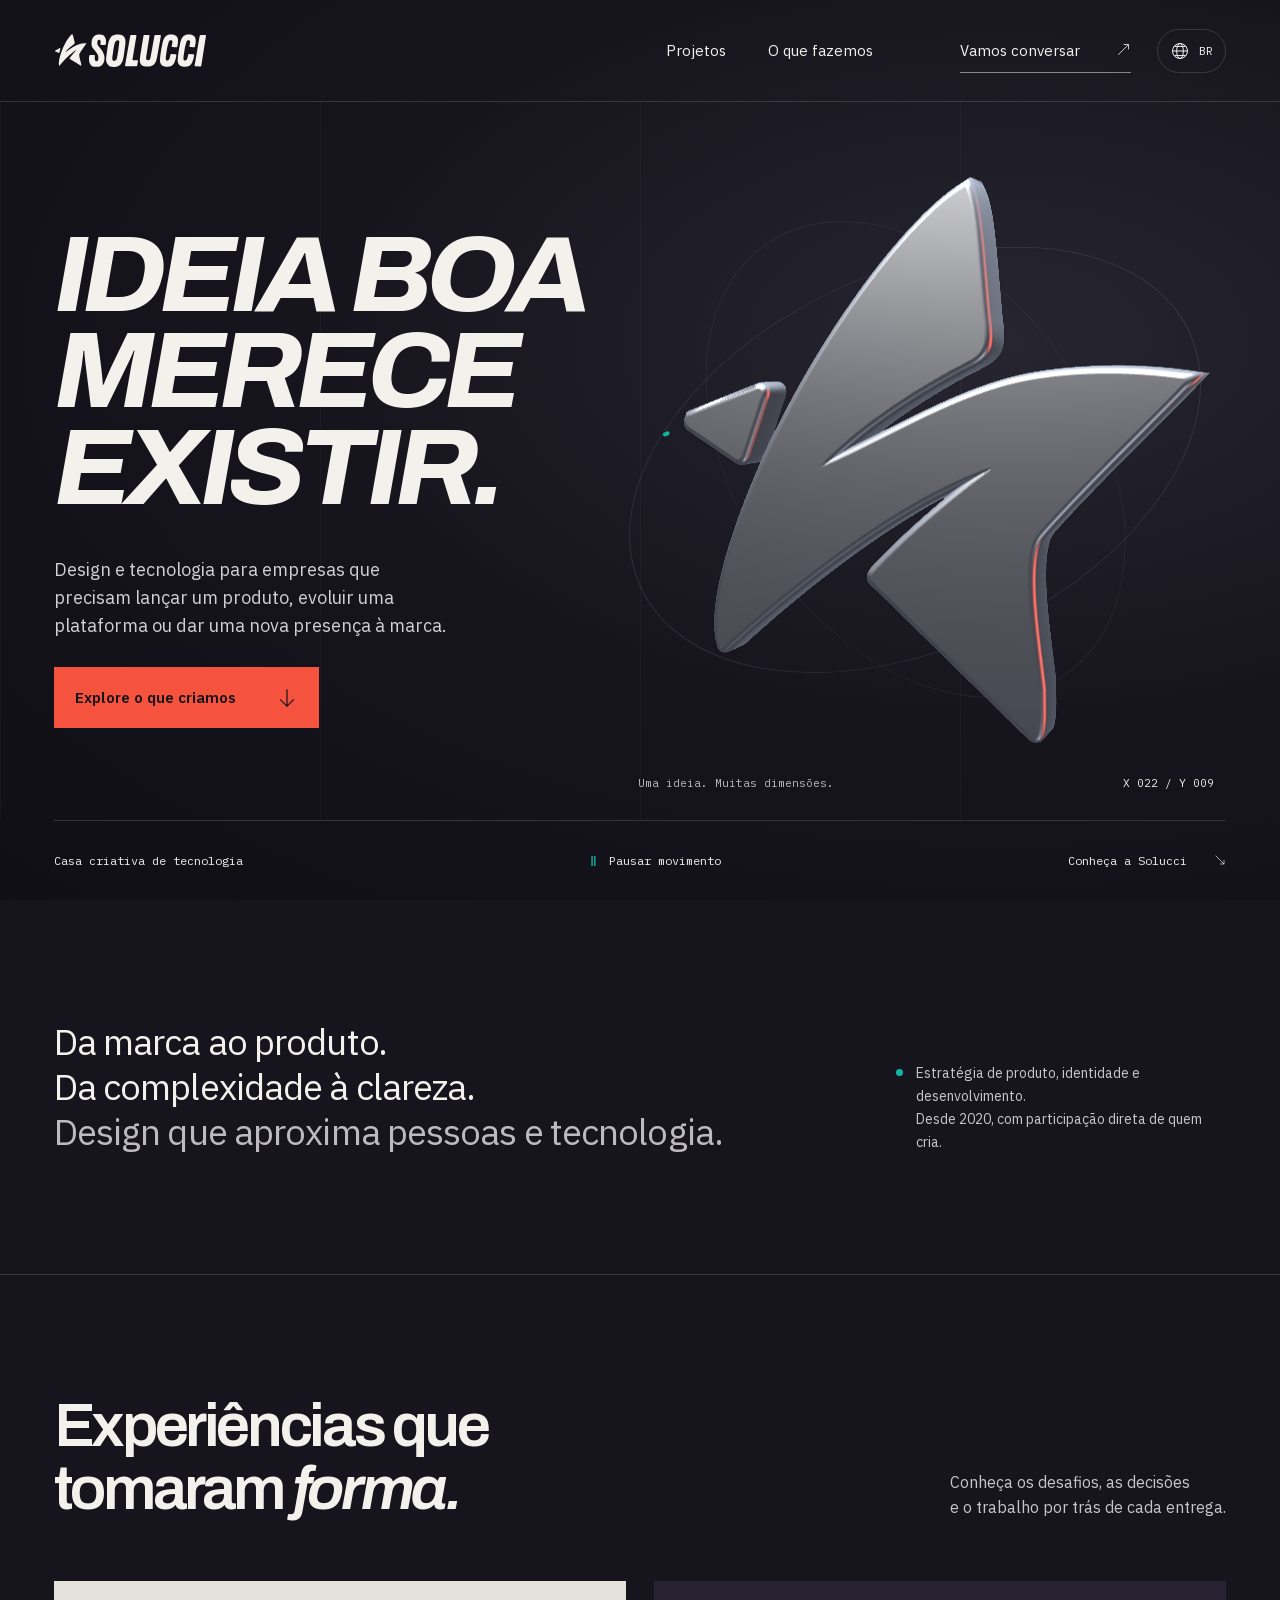
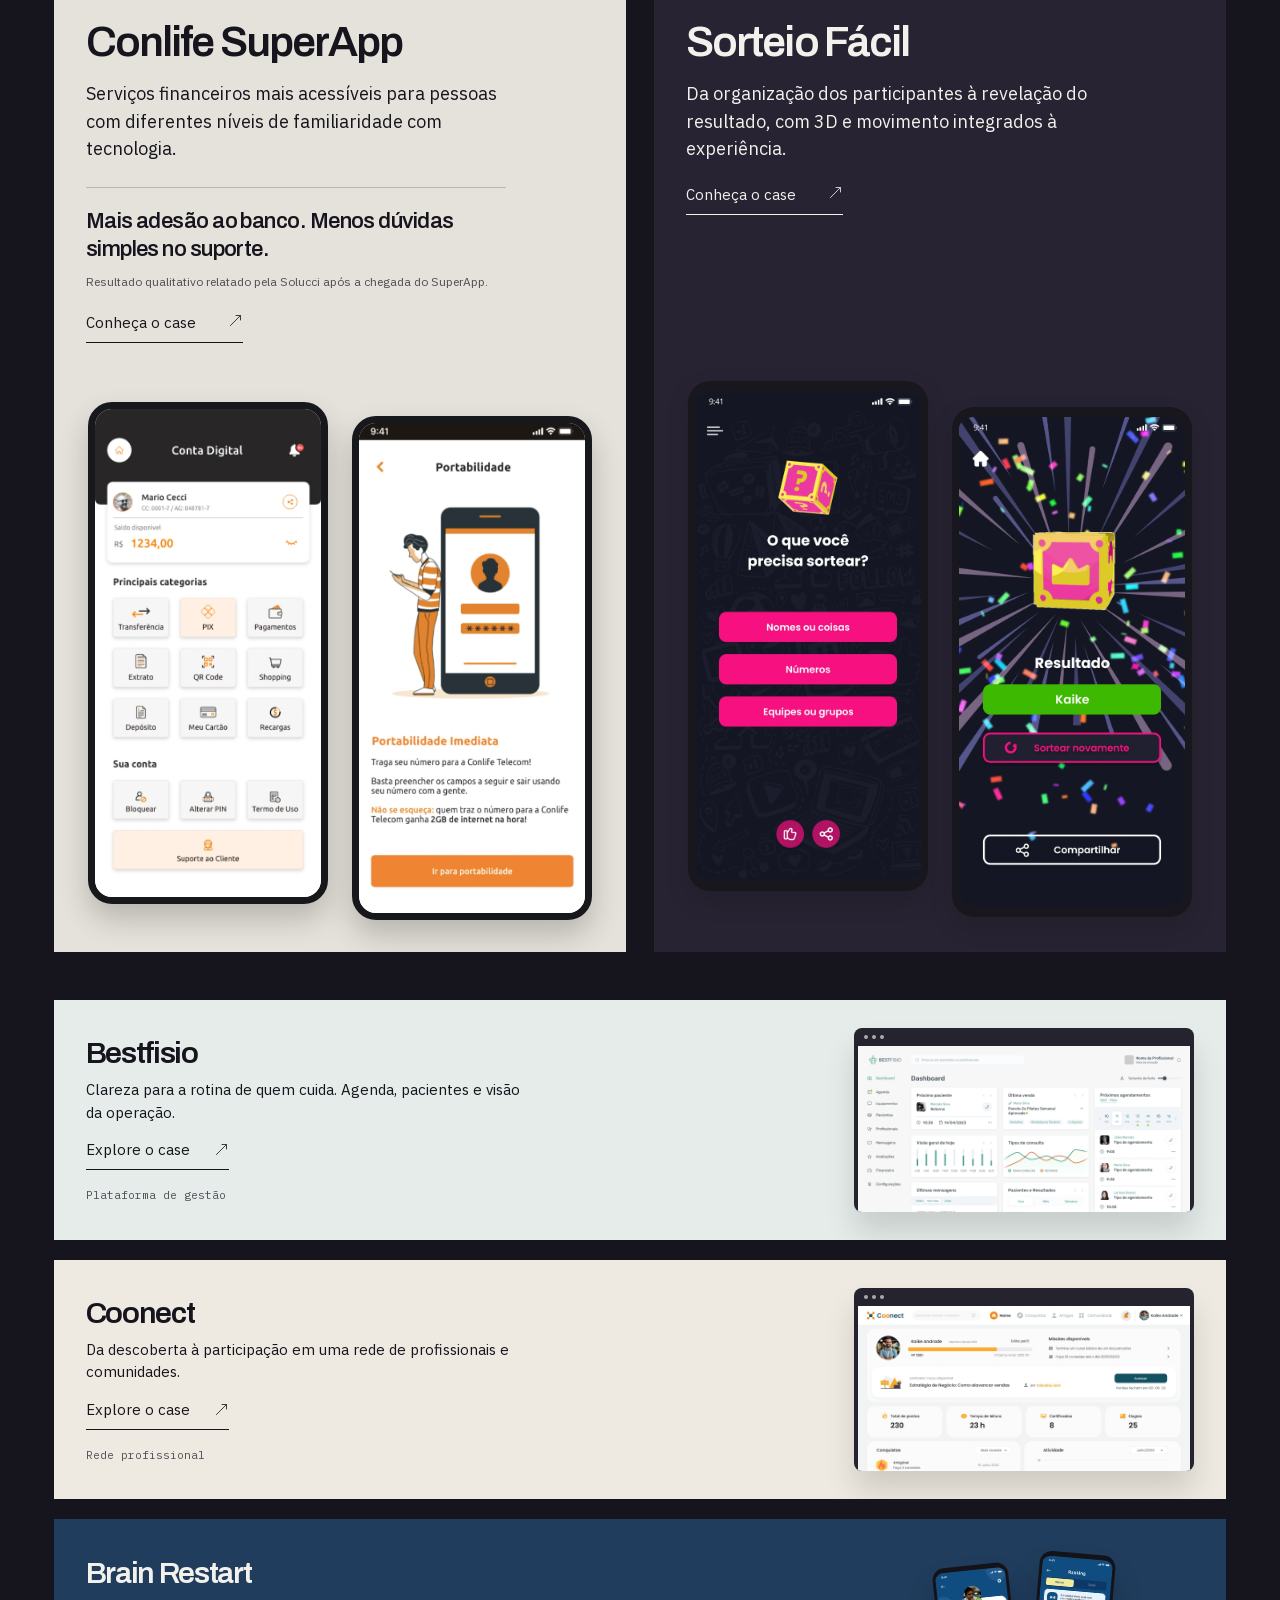
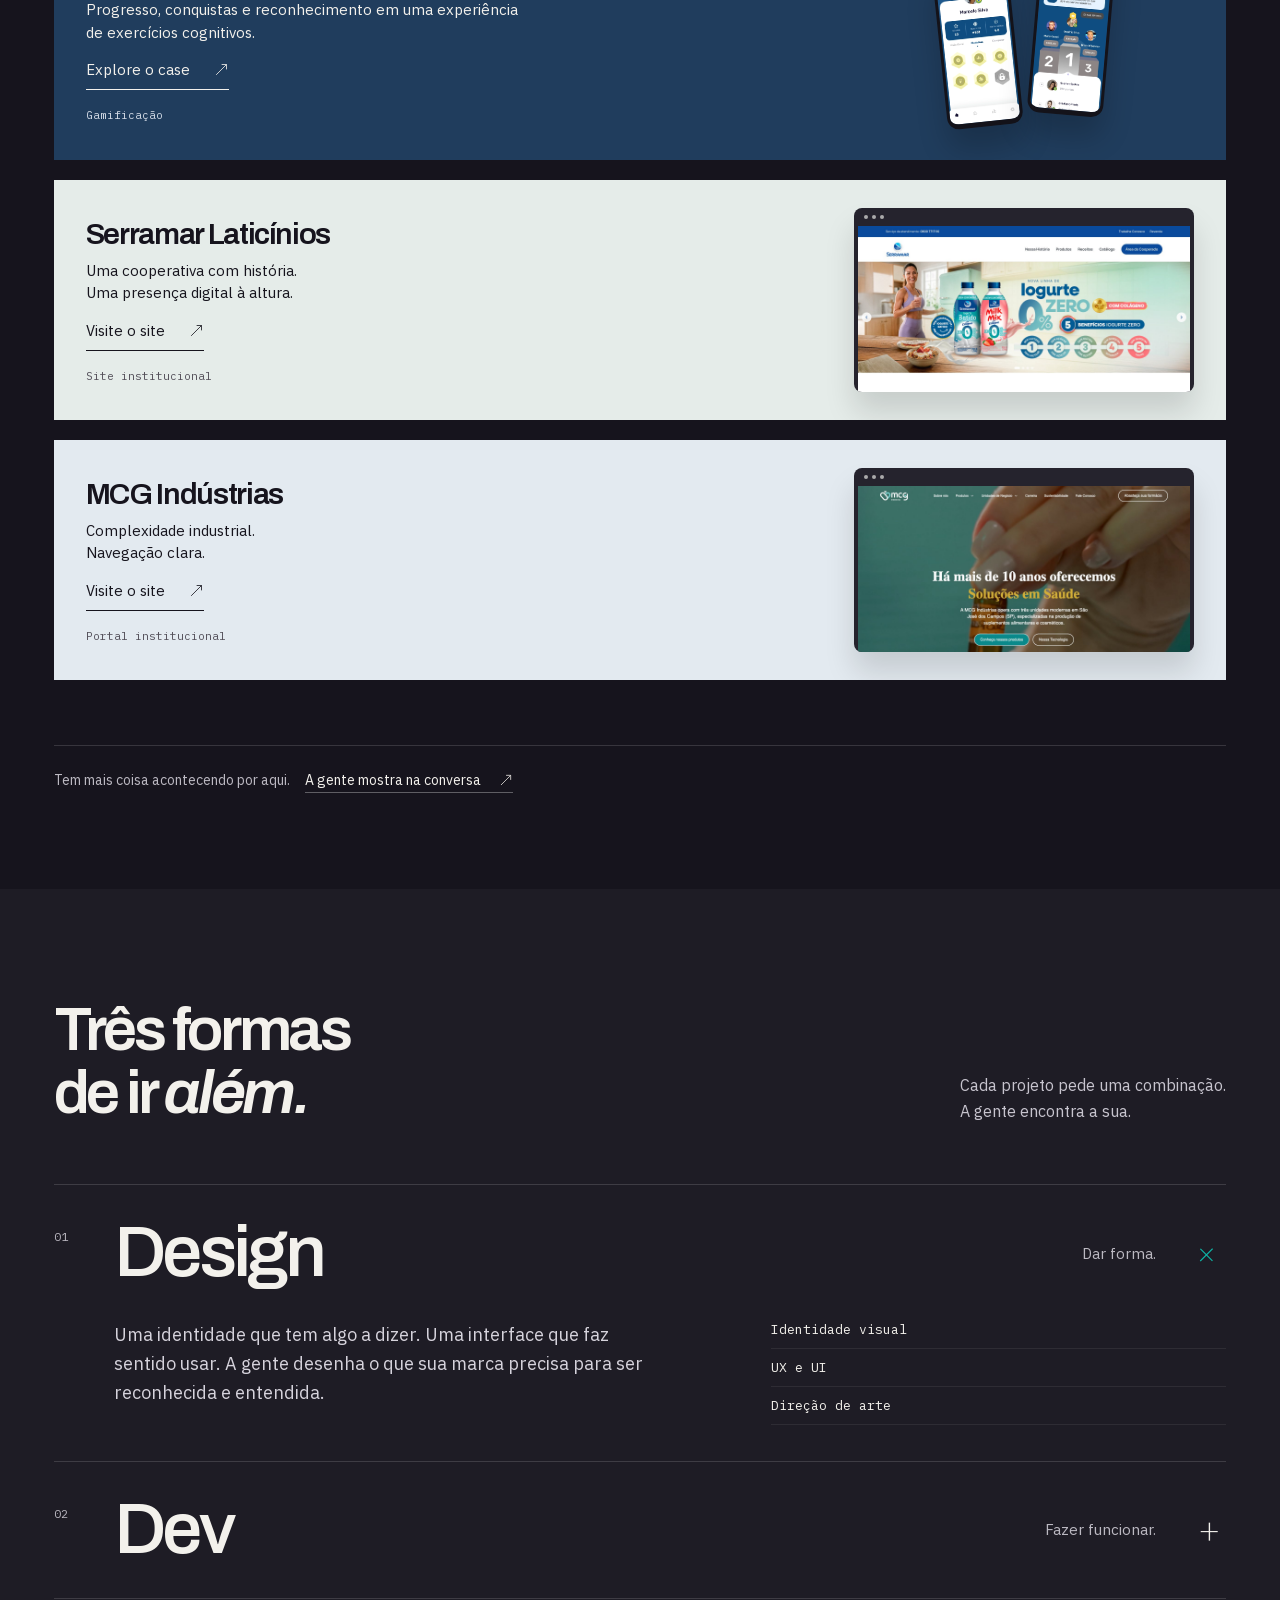
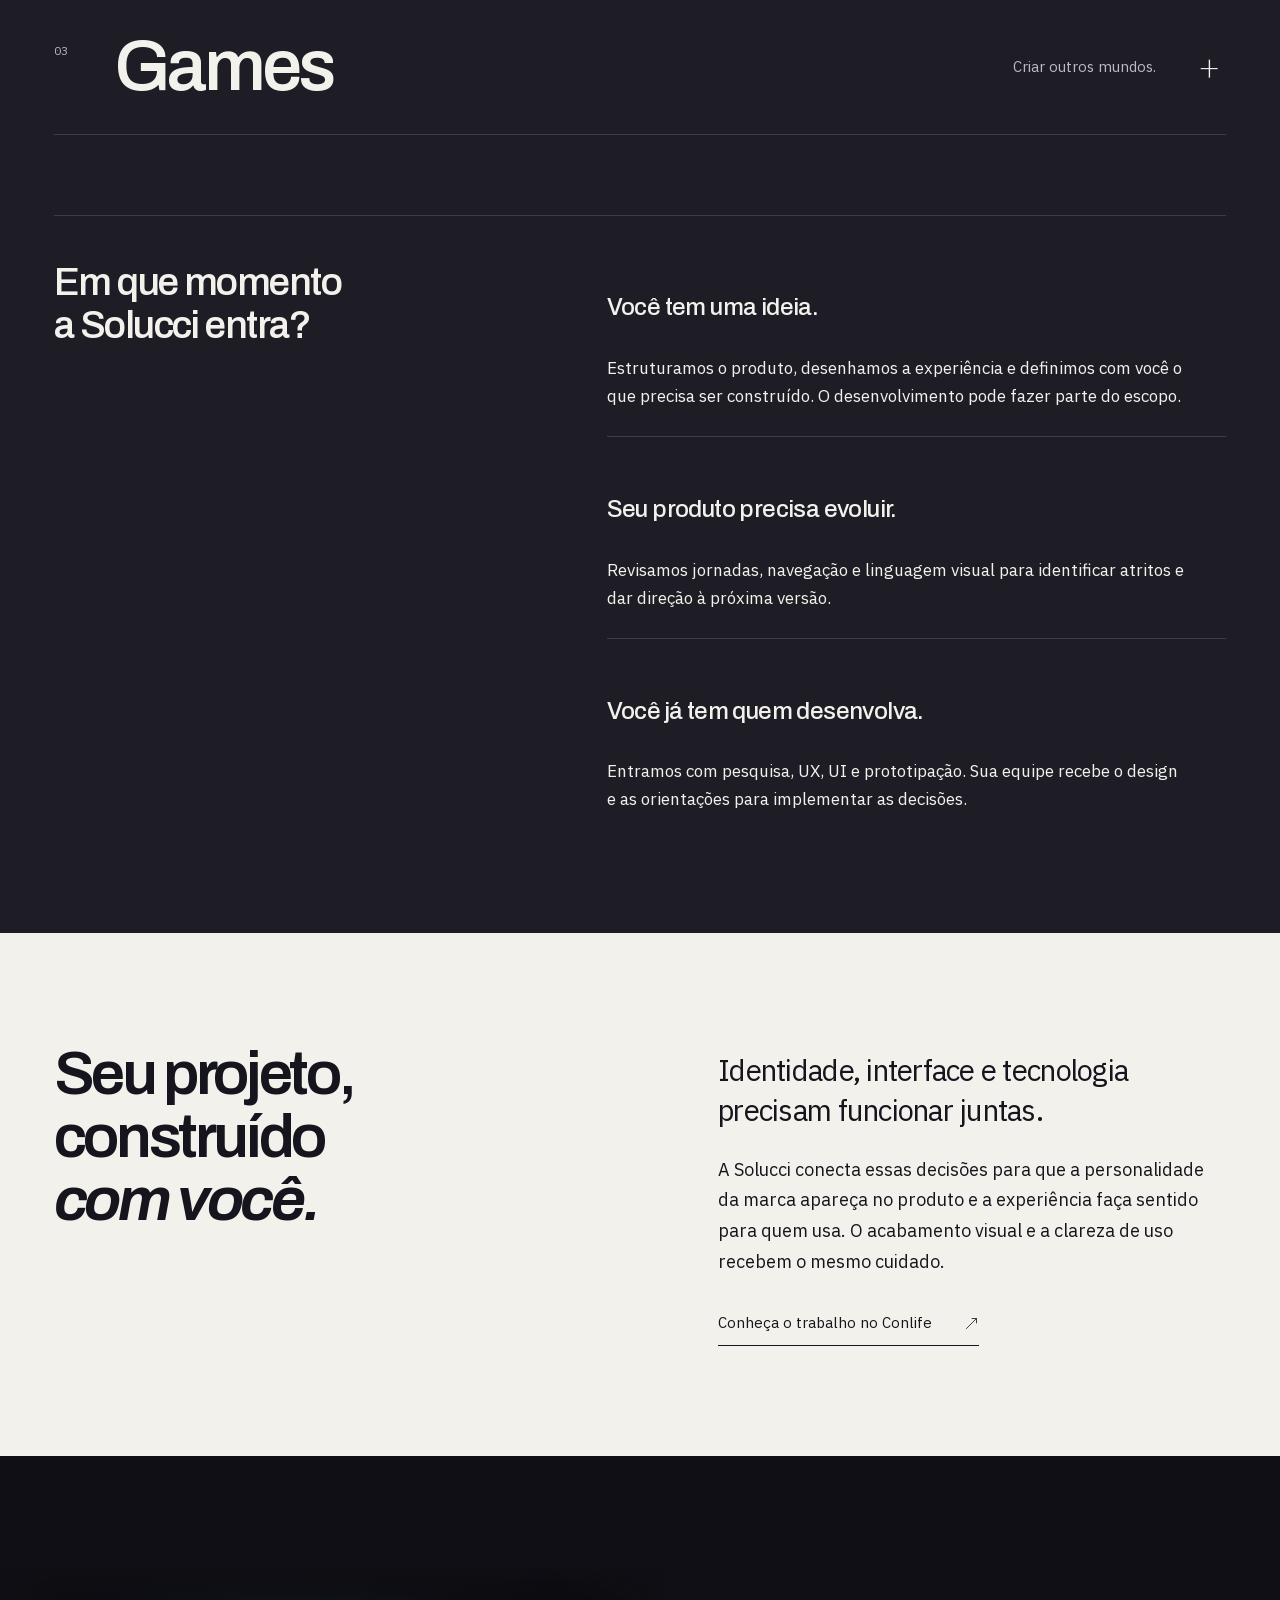
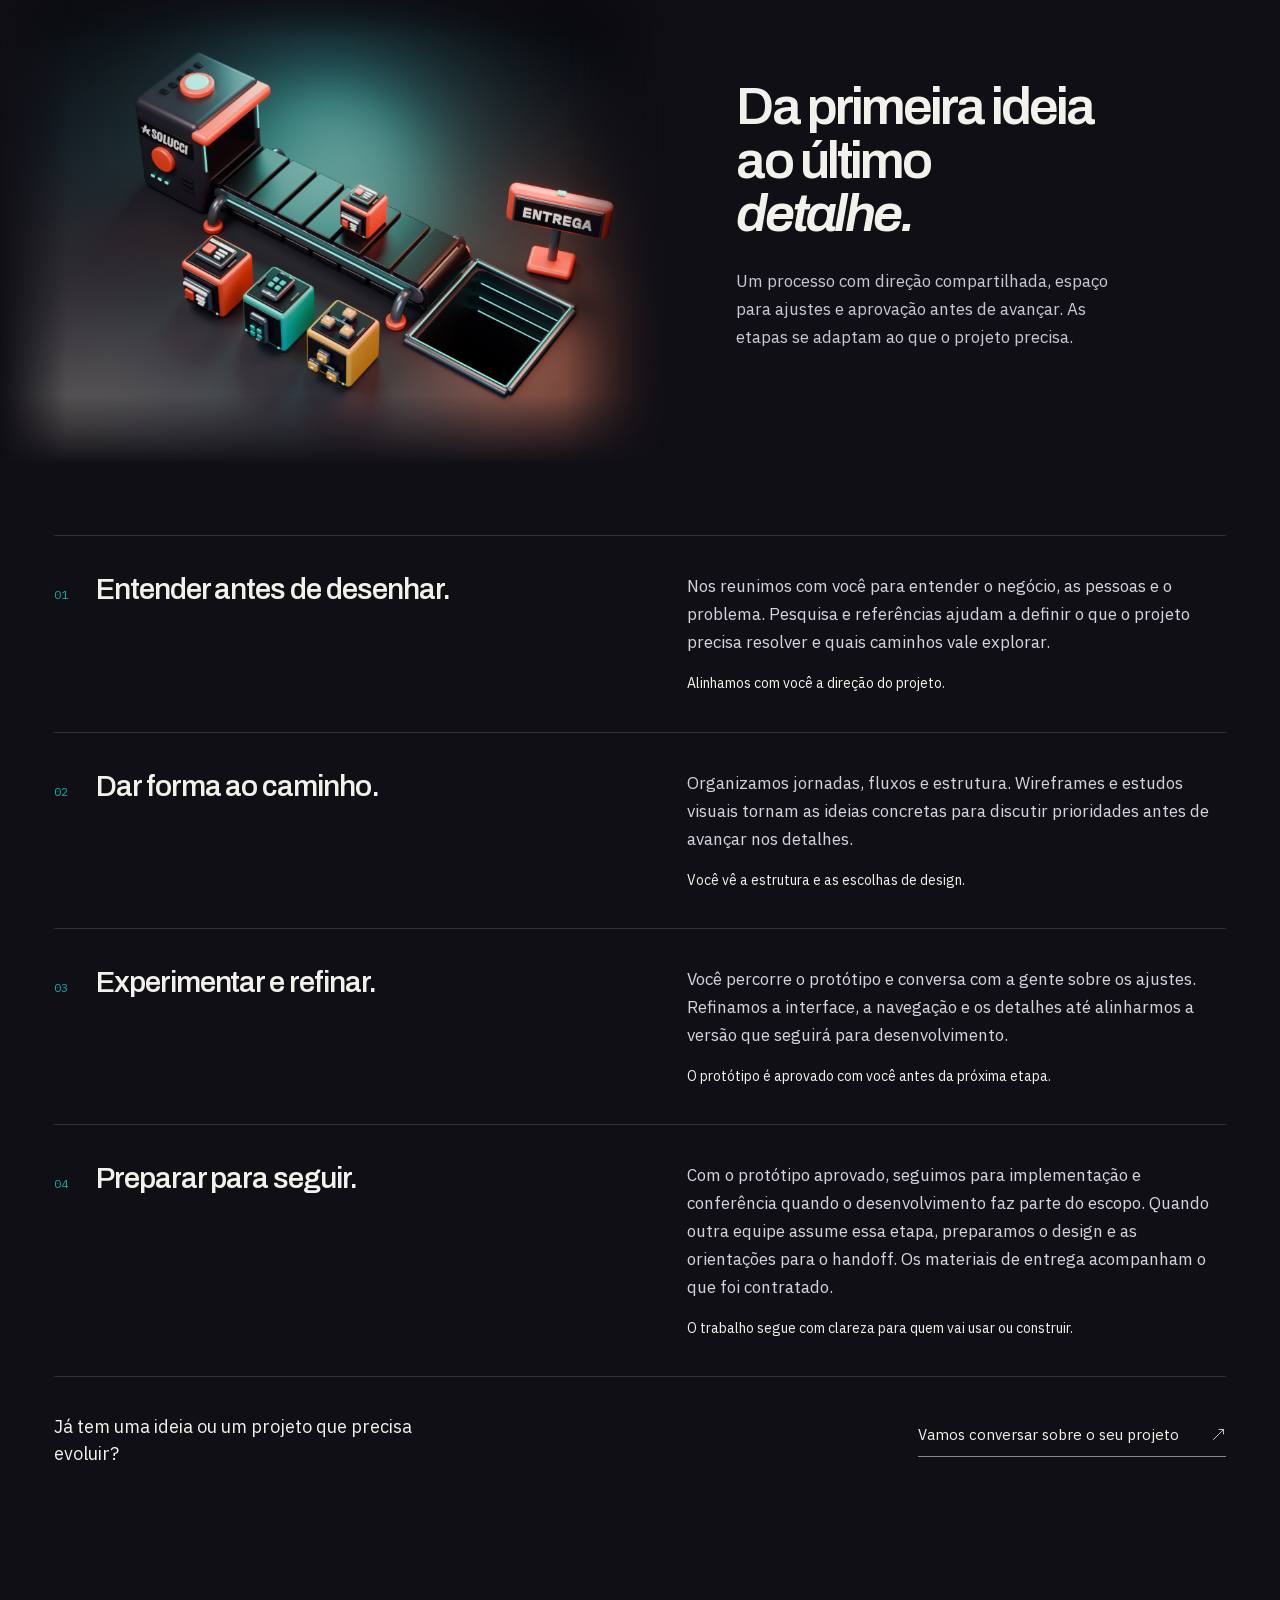
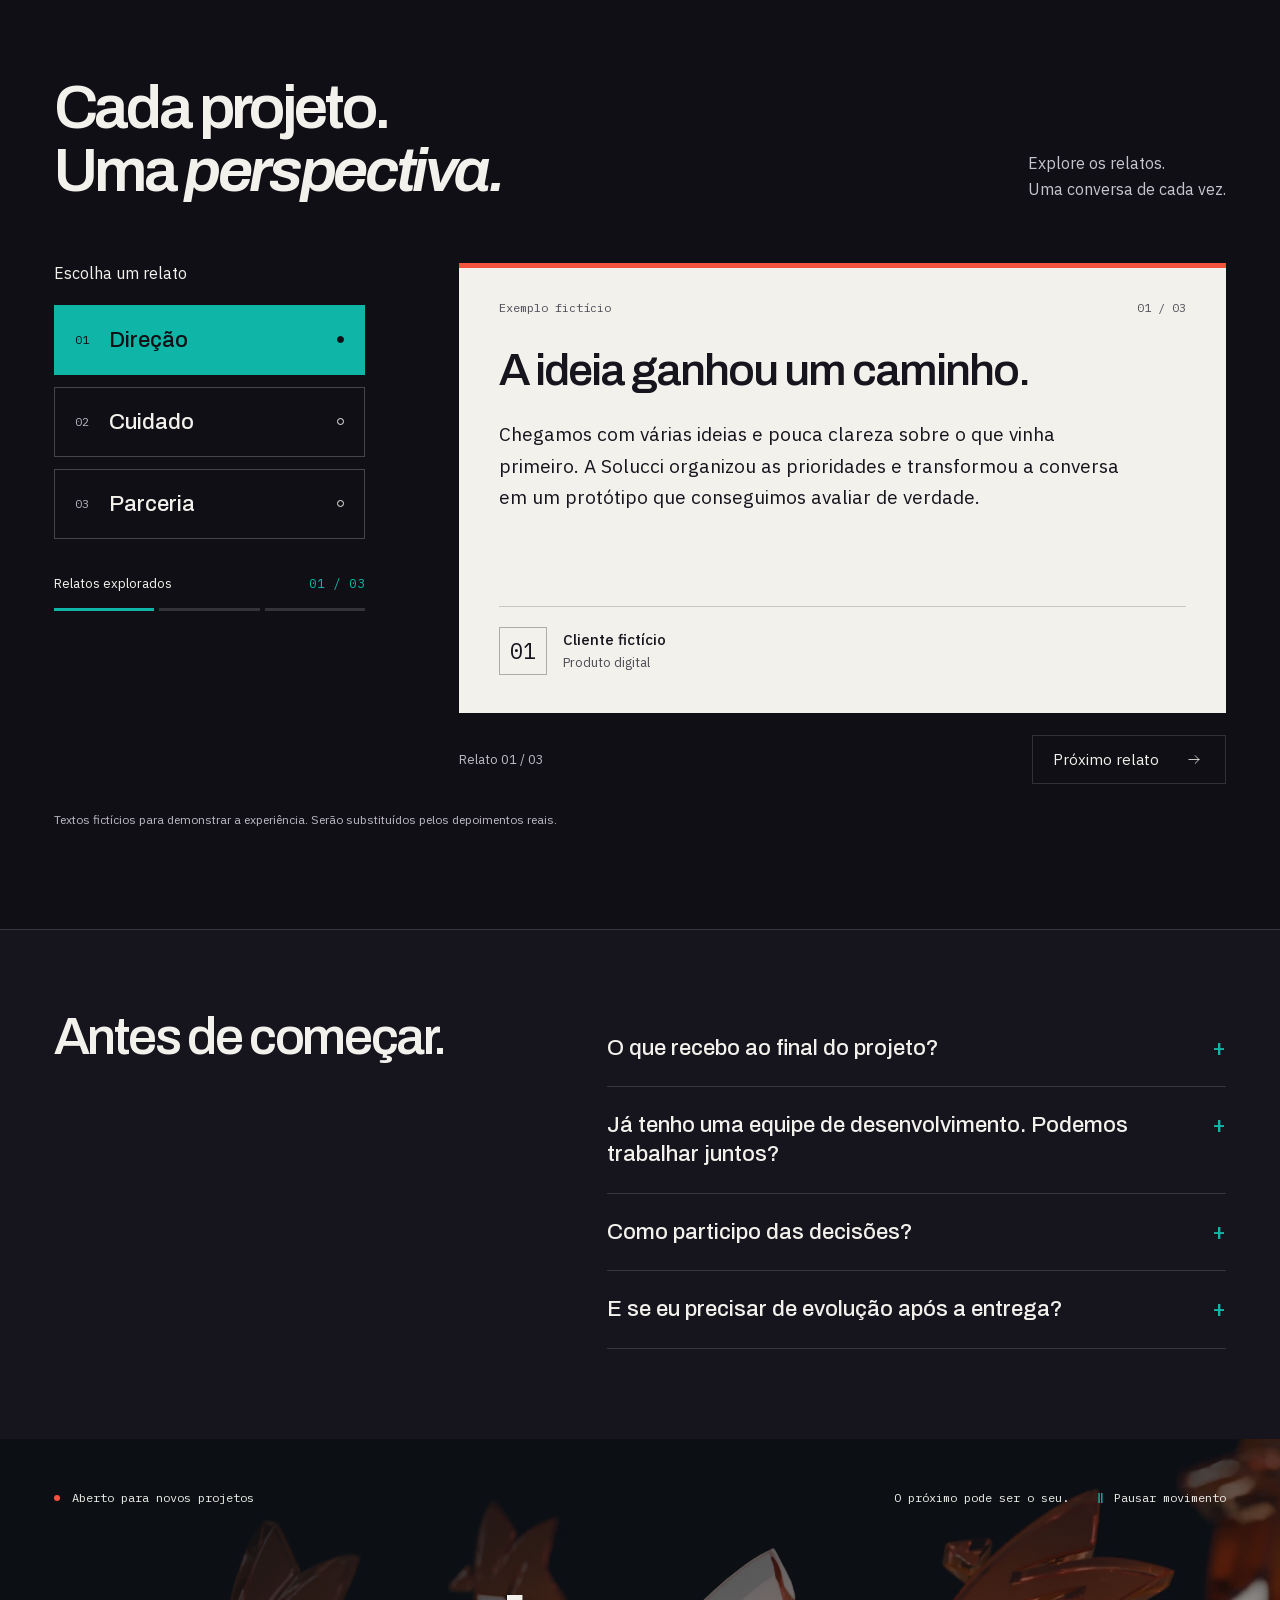
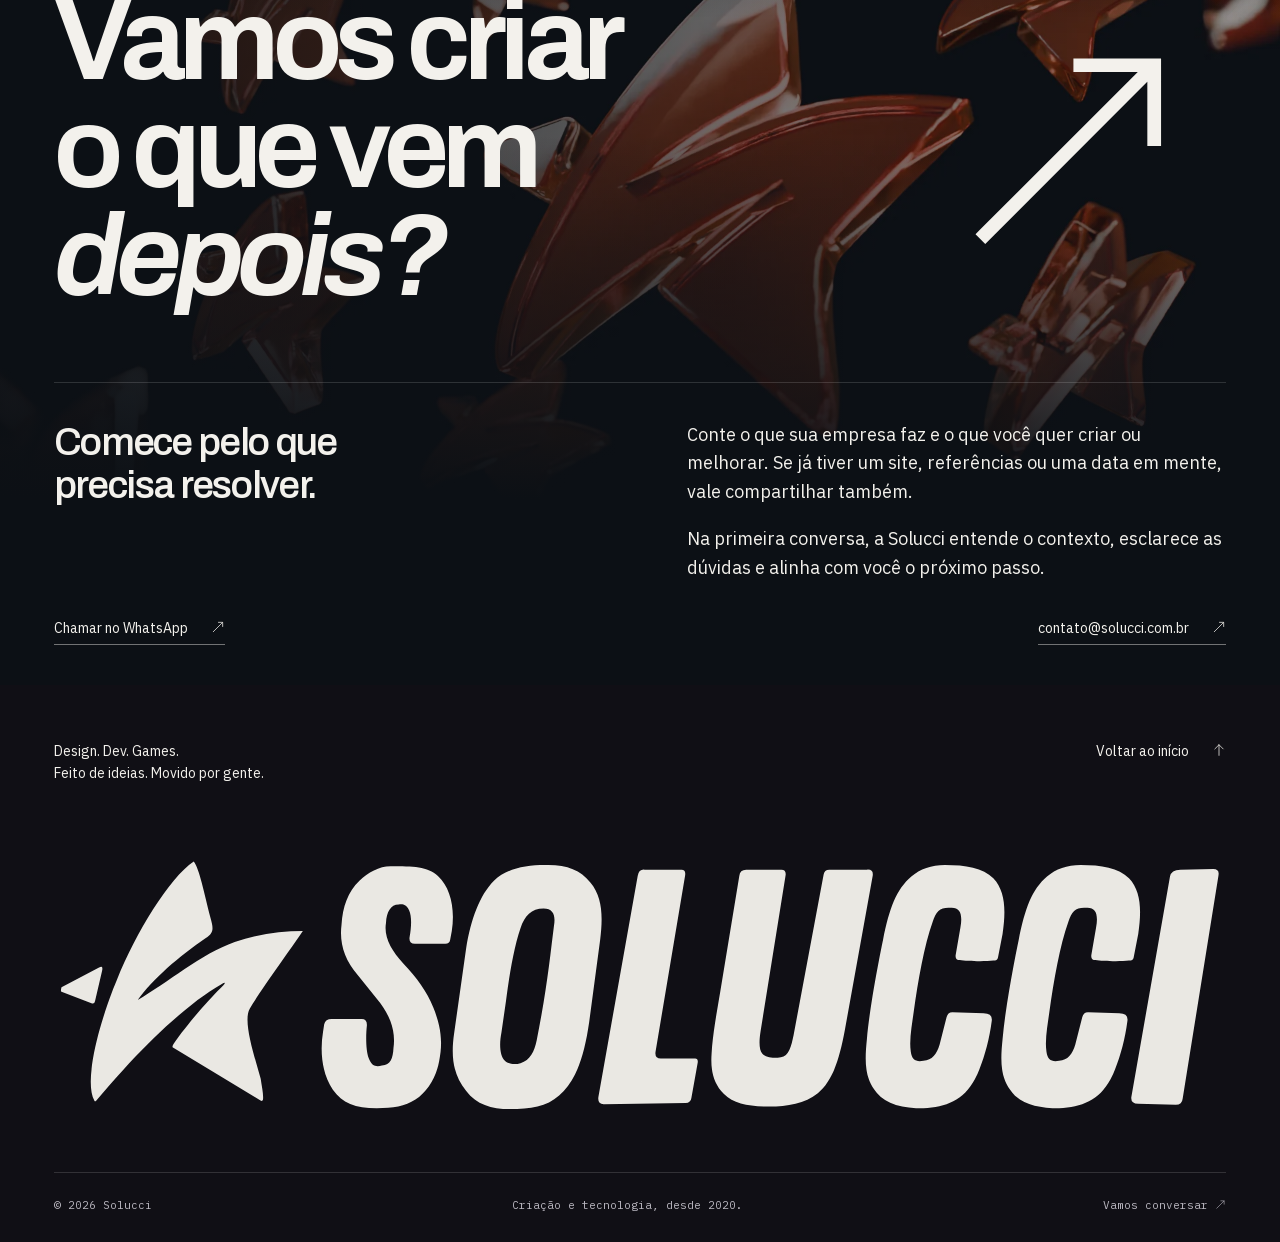
<file: index.html>
<!doctype html>
<html lang="pt-BR">
<head>
<meta charset="utf-8">
<meta name="viewport" content="width=device-width,initial-scale=1">
<title>Solucci · Design, desenvolvimento e jogos</title>
<meta name="description" content="Design e tecnologia para lançar produtos, evoluir plataformas e criar marcas. Conheça os projetos e o processo da Solucci.">
<meta name="theme-color" content="#16141D">
<meta name="robots" content="index,follow">
<link rel="icon" href="assets/favicon.svg?v=restauro1" type="image/svg+xml">
<link rel="apple-touch-icon" href="assets/apple-touch-icon.png">
<link rel="preload" href="assets/fonts/Archivo-var-italic.woff2" as="font" type="font/woff2" crossorigin>
<link rel="preload" href="assets/fonts/IBMPlexSans-var-normal.woff2" as="font" type="font/woff2" crossorigin>
<link rel="stylesheet" href="css/site.css?v=34264e507f47">




<script>document.documentElement.classList.add("js");</script>
<script src="js/scene.js?v=db5a4ef25d2e" defer></script>
<script src="js/site.js?v=8cd0400df978" defer></script><script src="js/testimonials.js?v=d501ba700826" defer></script>
<link rel="stylesheet" href="css/language.css?v=56a81ce5011c"><script src="js/locales/translations.js?v=d2462c45100b" defer></script><script src="js/language.js?v=e74c4bed5656" defer></script><script src="js/interest.js?v=975e9d2396b3" defer></script><link rel="canonical" href="https://solucci.com.br/"><meta property="og:title" content="Solucci · Design, desenvolvimento e jogos"><meta property="og:description" content="Design e tecnologia para lançar produtos, evoluir plataformas e criar marcas. Conheça os projetos e o processo da Solucci."><meta property="og:type" content="website"><meta property="og:url" content="https://solucci.com.br/"><meta property="og:locale" content="pt_BR"><meta property="og:site_name" content="Solucci"><meta property="og:image" content="https://solucci.com.br/assets/og-futuro.jpg?v=restauro1"><meta property="og:image:width" content="1200"><meta property="og:image:height" content="630"><meta property="og:image:alt" content="Solucci. Ideia boa merece existir. Design, desenvolvimento e jogos."><meta name="twitter:card" content="summary_large_image"><meta name="twitter:image" content="https://solucci.com.br/assets/og-futuro.jpg?v=restauro1"><script type="application/ld+json">{"@context": "https://schema.org", "@type": "Organization", "@id": "https://solucci.com.br/#solucci", "name": "Solucci", "url": "https://solucci.com.br/", "logo": "https://solucci.com.br/assets/logo.svg", "email": "contato@solucci.com.br", "telephone": "+5512981569832"}</script><meta name="google-site-verification" content="xMyYdeTd7bmb3XPDCyEFnlYQhnffKrZZ-9slcYJNjds"><script>
if (location.hostname === 'solucci.com.br' || location.hostname === 'www.solucci.com.br') {
  window.dataLayer = window.dataLayer || [];
  function gtag(){dataLayer.push(arguments);}
  gtag('js', new Date());
  gtag('config', 'G-GYV1TLJXM9');
  const analytics = document.createElement('script');
  analytics.async = true;
  analytics.src = 'https://www.googletagmanager.com/gtag/js?id=G-GYV1TLJXM9';
  document.head.append(analytics);
}
</script></head>
<body>
<a class="skip" href="#conteudo">Pular para o conteúdo</a>
<header class="header">
<a href="#inicio" class="logo" aria-label="Solucci, início"><img src="assets/logo.svg?v=restauro1" alt="Solucci" width="2030" height="454"></a>
<nav aria-label="Navegação principal"><a href="#projetos">Projetos</a><a href="#fazemos">O que fazemos</a><a href="#contato" class="nav-contact">Vamos conversar <span aria-hidden="true"><svg class="arrow-icon" viewBox="0 0 24 24" aria-hidden="true" focusable="false"><path d="M4 20 19.5 4.5M13 4h7v7"/></svg></span></a></nav>
<button class="menu-toggle" aria-expanded="false" aria-controls="mobile-menu">Menu <span aria-hidden="true">+</span></button>
</header>
<nav class="mobile-menu" id="mobile-menu" aria-label="Navegação no celular" hidden><a href="#projetos">Projetos</a><a href="#fazemos">O que fazemos</a><a href="#contato">Vamos conversar <svg class="arrow-icon" viewBox="0 0 24 24" aria-hidden="true" focusable="false"><path d="M4 20 19.5 4.5M13 4h7v7"/></svg></a></nav>
<main id="conteudo">
<section class="hero" id="inicio" aria-labelledby="hero-title">
<div class="hero-grid" aria-hidden="true"></div>
<div class="hero-copy"><h1 id="hero-title">Ideia boa<br>merece<br><em>existir.</em></h1><div class="hero-bottom"><p>Design e tecnologia para empresas que precisam lançar um produto, evoluir uma plataforma ou dar uma nova presença à marca.</p><a class="button primary" href="#projetos">Explore o que criamos <span aria-hidden="true"><svg class="arrow-icon" viewBox="0 0 24 24" aria-hidden="true" focusable="false"><path d="M12 3v18M5 14l7 7 7-7"/></svg></span></a></div></div>
<div class="scene" aria-label="Símbolo da Solucci em metal, modelado em três dimensões">
<div class="orbit orbit-one" aria-hidden="true"></div><div class="orbit orbit-two" aria-hidden="true"></div>
<div class="scene-asset"><img class="scene-fallback" src="assets/simbolo.png?v=restauro1" alt="" width="1100" height="1100" fetchpriority="high"><canvas id="brand-scene" aria-hidden="true"></canvas></div>
<div class="scene-caption"><span class="scene-hint">Uma ideia. Muitas dimensões.</span><span class="scene-coordinate" aria-hidden="true">X <span id="angle-x">024</span> / Y <span id="angle-y">008</span></span></div>
</div>
<div class="hero-foot"><span>Casa criativa de tecnologia</span><button id="motion-toggle" aria-pressed="false"><span class="motion-icon" aria-hidden="true">Ⅱ</span><span class="motion-label">Pausar movimento</span></button><a href="#fazemos">Conheça a Solucci <span aria-hidden="true"><svg class="arrow-icon" viewBox="0 0 24 24" aria-hidden="true" focusable="false"><path d="M4 4 19.5 19.5M13 20h7v-7"/></svg></span></a></div>
</section>
<section class="intro section-pad" aria-label="A Solucci"><p>Da marca ao produto.<br>Da complexidade à clareza.<br><span>Design que aproxima pessoas e tecnologia.</span></p><div class="intro-note"><span class="signal" aria-hidden="true"></span><p>Estratégia de produto, identidade e desenvolvimento.<br>Desde 2020, com participação direta de quem cria.</p></div></section>
<section class="work section-pad" id="projetos" aria-labelledby="work-title">
<div class="section-heading"><h2 id="work-title">Experiências que<br>tomaram <i>forma.</i></h2><p>Conheça os desafios, as decisões<br>e o trabalho por trás de cada entrega.</p></div>
<div class="case-selection"><a class="case-preview conlife-preview" href="cases/conlife.html"><div class="case-preview-copy"><h3>Conlife SuperApp</h3><p>Serviços financeiros mais acessíveis para pessoas com diferentes níveis de familiaridade com tecnologia.</p><div class="project-proof"><strong>Mais adesão ao banco. Menos dúvidas simples no suporte.</strong><small>Resultado qualitativo relatado pela Solucci após a chegada do SuperApp.</small></div><span class="text-link">Conheça o case <svg class="arrow-icon" viewBox="0 0 24 24" aria-hidden="true" focusable="false"><path d="M4 20 19.5 4.5M13 4h7v7"/></svg></span></div><div class="case-phones"><img src="assets/cases/conlife/conta-01.webp" alt="Tela da conta digital Conlife com serviços bancários e acesso ao suporte" width="252" height="534" loading="lazy"><img src="assets/cases/conlife/telecom-06.webp" alt="Interface Conlife explicando a portabilidade do número de celular" width="252" height="534" loading="lazy"></div></a><a class="case-preview sorteio-preview" href="cases/sorteio-facil.html"><div class="case-preview-copy"><h3>Sorteio Fácil</h3><p>Da organização dos participantes à revelação do resultado, com 3D e movimento integrados à experiência.</p><span class="text-link">Conheça o case <svg class="arrow-icon" viewBox="0 0 24 24" aria-hidden="true" focusable="false"><path d="M4 20 19.5 4.5M13 4h7v7"/></svg></span></div><div class="case-phones"><img src="assets/cases/sorteio-facil/home.webp" alt="Tela inicial do Sorteio Fácil com as modalidades de sorteio" width="252" height="534" loading="lazy"><img src="assets/cases/sorteio-facil/resultado.webp" alt="Tela de resultado do Sorteio Fácil com elemento em 3D" width="252" height="534" loading="lazy"></div></a></div>
<div class="case-expansion"><a class="case-wide bestfisio-cover" href="cases/bestfisio.html"><div class="case-wide-copy"><h3>Bestfisio</h3><p>Clareza para a rotina de quem cuida. Agenda, pacientes e visão da operação.</p><span class="text-link">Explore o case <svg class="arrow-icon" viewBox="0 0 24 24" aria-hidden="true"><path d="M4 20 19.5 4.5M13 4h7v7"/></svg></span><span class="case-wide-kind">Plataforma de gestão</span></div><div class="case-browser-cover"><img src="assets/cases/bestfisio/dashboard.webp" alt="Bestfisio: Plataforma de gestão" loading="lazy" width="1440" height="1020"></div></a><a class="case-wide coonect-cover" href="cases/coonect.html"><div class="case-wide-copy"><h3>Coonect</h3><p>Da descoberta à participação em uma rede de profissionais e comunidades.</p><span class="text-link">Explore o case <svg class="arrow-icon" viewBox="0 0 24 24" aria-hidden="true"><path d="M4 20 19.5 4.5M13 4h7v7"/></svg></span><span class="case-wide-kind">Rede profissional</span></div><div class="case-browser-cover"><img src="assets/cases/coonect/conquistas.webp" alt="Coonect: Rede profissional" loading="lazy" width="1440" height="1020"></div></a><a class="case-wide brain-restart-cover" href="cases/brain-restart.html"><div class="case-wide-copy"><h3>Brain Restart</h3><p>Progresso, conquistas e reconhecimento em uma experiência de exercícios cognitivos.</p><span class="text-link">Explore o case <svg class="arrow-icon" viewBox="0 0 24 24" aria-hidden="true"><path d="M4 20 19.5 4.5M13 4h7v7"/></svg></span><span class="case-wide-kind">Gamificação</span></div><div class="case-app-cover"><img src="assets/cases/brain-restart/desempenho.webp" alt="Brain Restart: medalhas e desempenho" width="375" height="812" loading="lazy"><img src="assets/cases/brain-restart/ranking.webp" alt="Brain Restart: ranking" width="375" height="812" loading="lazy"></div></a>
<a class="case-wide serramar-cover" href="https://www.serramar.coop.br/" target="_blank" rel="noopener noreferrer" aria-label="Conhecer o site da Serramar Laticínios, abre em outra aba"><div class="case-wide-copy"><h3>Serramar Laticínios</h3><p>Uma cooperativa com história.<br>Uma presença digital à altura.</p><span class="text-link">Visite o site <svg class="arrow-icon" viewBox="0 0 24 24" aria-hidden="true" focusable="false"><path d="M4 20 19.5 4.5M13 4h7v7"/></svg></span><span class="case-wide-kind">Site institucional</span></div><div class="case-browser-cover"><img src="assets/serramar.jpg" width="1440" height="1000" alt="Página inicial do site da Serramar Laticínios" loading="lazy"></div></a>
<a class="case-wide mcg-cover" href="https://mcglab.com.br/" target="_blank" rel="noopener noreferrer" aria-label="Conhecer o site da MCG Indústrias, abre em outra aba"><div class="case-wide-copy"><h3>MCG Indústrias</h3><p>Complexidade industrial.<br>Navegação clara.</p><span class="text-link">Visite o site <svg class="arrow-icon" viewBox="0 0 24 24" aria-hidden="true" focusable="false"><path d="M4 20 19.5 4.5M13 4h7v7"/></svg></span><span class="case-wide-kind">Portal institucional</span></div><div class="case-browser-cover"><img src="assets/mcg.jpg" width="1440" height="1000" alt="Página inicial do portal MCG Indústrias" loading="lazy"></div></a>
</div>
<p class="work-note">Tem mais coisa acontecendo por aqui. <a href="#contato">A gente mostra na conversa <span aria-hidden="true"><svg class="arrow-icon" viewBox="0 0 24 24" aria-hidden="true" focusable="false"><path d="M4 20 19.5 4.5M13 4h7v7"/></svg></span></a></p>
</section>
<section class="capabilities section-pad" id="fazemos" aria-labelledby="capabilities-title"><div class="section-heading"><h2 id="capabilities-title">Três formas<br>de ir <i>além.</i></h2><p>Cada projeto pede uma combinação.<br>A gente encontra a sua.</p></div>
<div class="capability-list">
<details open><summary><span class="cap-number">01</span><h3 class="cap-title cap-design"><span>Design</span><span class="cap-effect" aria-hidden="true"></span></h3><span class="cap-short">Dar forma.</span><span class="cap-plus" aria-hidden="true">+</span></summary><div class="cap-content"><p>Uma identidade que tem algo a dizer. Uma interface que faz sentido usar. A gente desenha o que sua marca precisa para ser reconhecida e entendida.</p><ul><li>Identidade visual</li><li>UX e UI</li><li>Direção de arte</li></ul></div></details>
<details><summary><span class="cap-number">02</span><h3 class="cap-title cap-dev"><span>Dev</span><span class="cap-effect" aria-hidden="true"></span></h3><span class="cap-short">Fazer funcionar.</span><span class="cap-plus" aria-hidden="true">+</span></summary><div class="cap-content"><p>Do site ao sistema que sustenta a operação. Design e código pensados juntos, com atenção a cada tela, integração e caminho de quem usa.</p><ul><li>Sites e plataformas</li><li>Next.js, React e HTML/CSS</li><li>Integrações e automação</li></ul></div></details>
<details><summary><span class="cap-number">03</span><h3 class="cap-title cap-games"><span>Games</span><span class="cap-effect" aria-hidden="true"></span></h3><span class="cap-short">Criar outros mundos.</span><span class="cap-plus" aria-hidden="true">+</span></summary><div class="cap-content"><p>Ideias para jogar, explorar e descobrir. Do conceito ao protótipo, construímos experiências digitais e analógicas com mecânicas que merecem mais uma partida.</p><ul><li>Conceito e mecânicas</li><li>Jogos digitais</li><li>Jogos de mesa</li></ul></div></details>
</div><div class="engagement"><h3>Em que momento<br>a Solucci entra?</h3><div class="engagement-paths"><article><h4>Você tem uma ideia.</h4><p>Estruturamos o produto, desenhamos a experiência e definimos com você o que precisa ser construído. O desenvolvimento pode fazer parte do escopo.</p></article><article><h4>Seu produto precisa evoluir.</h4><p>Revisamos jornadas, navegação e linguagem visual para identificar atritos e dar direção à próxima versão.</p></article><article><h4>Você já tem quem desenvolva.</h4><p>Entramos com pesquisa, UX, UI e prototipação. Sua equipe recebe o design e as orientações para implementar as decisões.</p></article></div></div></section>
<section class="founder section-pad" id="quem-cria" aria-labelledby="founder-title">
<div class="founder-heading"><h2 id="founder-title">Seu projeto,<br>construído<br><i>com você.</i></h2></div>
<div class="founder-copy"><p class="founder-lead">Identidade, interface e tecnologia precisam funcionar juntas.</p><p>A Solucci conecta essas decisões para que a personalidade da marca apareça no produto e a experiência faça sentido para quem usa. O acabamento visual e a clareza de uso recebem o mesmo cuidado.</p><a class="text-link" href="cases/conlife.html">Conheça o trabalho no Conlife <svg class="arrow-icon" viewBox="0 0 24 24" aria-hidden="true"><path d="M4 20 19.5 4.5M13 4h7v7"/></svg></a></div>
</section>
<section class="making section-pad" aria-labelledby="making-title"><div class="factory"><video muted loop playsinline preload="none" poster="assets/fabrica.jpg" aria-label="Fábrica 3D Solucci, com caixas de sites, aplicativos e plataformas percorrendo uma esteira até a entrega"><source src="assets/fabrica.mp4" type="video/mp4"></video></div><div class="making-copy"><h2 id="making-title">Da primeira ideia<br>ao último<br><i>detalhe.</i></h2><p>Um processo com direção compartilhada, espaço para ajustes e aprovação antes de avançar. As etapas se adaptam ao que o projeto precisa.</p></div>
<ol class="work-process">
<li><div class="process-heading"><span aria-hidden="true">01</span><h3>Entender antes de desenhar.</h3></div><div class="process-copy"><p>Nos reunimos com você para entender o negócio, as pessoas e o problema. Pesquisa e referências ajudam a definir o que o projeto precisa resolver e quais caminhos vale explorar.</p><p class="process-output">Alinhamos com você a direção do projeto.</p></div></li>
<li><div class="process-heading"><span aria-hidden="true">02</span><h3>Dar forma ao caminho.</h3></div><div class="process-copy"><p>Organizamos jornadas, fluxos e estrutura. Wireframes e estudos visuais tornam as ideias concretas para discutir prioridades antes de avançar nos detalhes.</p><p class="process-output">Você vê a estrutura e as escolhas de design.</p></div></li>
<li><div class="process-heading"><span aria-hidden="true">03</span><h3>Experimentar e refinar.</h3></div><div class="process-copy"><p>Você percorre o protótipo e conversa com a gente sobre os ajustes. Refinamos a interface, a navegação e os detalhes até alinharmos a versão que seguirá para desenvolvimento.</p><p class="process-output">O protótipo é aprovado com você antes da próxima etapa.</p></div></li>
<li><div class="process-heading"><span aria-hidden="true">04</span><h3>Preparar para seguir.</h3></div><div class="process-copy"><p>Com o protótipo aprovado, seguimos para implementação e conferência quando o desenvolvimento faz parte do escopo. Quando outra equipe assume essa etapa, preparamos o design e as orientações para o handoff. Os materiais de entrega acompanham o que foi contratado.</p><p class="process-output">O trabalho segue com clareza para quem vai usar ou construir.</p></div></li>
</ol>
<div class="process-contact"><p>Já tem uma ideia ou um projeto que precisa evoluir?</p><a class="text-link" href="#contato">Vamos conversar sobre o seu projeto <svg class="arrow-icon" viewBox="0 0 24 24" aria-hidden="true"><path d="M4 20 19.5 4.5M13 4h7v7"/></svg></a></div></section>
<section class="testimonials section-pad" id="depoimentos" aria-labelledby="testimonials-title"><div class="section-heading"><h2 id="testimonials-title">Cada projeto.<br>Uma <i>perspectiva.</i></h2><p>Explore os relatos.<br>Uma conversa de cada vez.</p></div><div class="testimonial-console"><div class="testimonial-navigation" hidden><p class="collection-label">Escolha um relato</p><div class="testimonial-picks" role="group" aria-label="Selecionar depoimento"><button type="button" data-testimonial="0" aria-controls="testimonial-0" aria-pressed="true"><span class="pick-number">01</span><span>Direção</span><span class="pick-seen" aria-hidden="true"></span></button><button type="button" data-testimonial="1" aria-controls="testimonial-1" aria-pressed="false"><span class="pick-number">02</span><span>Cuidado</span><span class="pick-seen" aria-hidden="true"></span></button><button type="button" data-testimonial="2" aria-controls="testimonial-2" aria-pressed="false"><span class="pick-number">03</span><span>Parceria</span><span class="pick-seen" aria-hidden="true"></span></button></div><div class="collection-progress"><span>Relatos explorados</span><strong data-testimonial-progress data-no-translate>01 / 03</strong><div class="collection-track" aria-hidden="true"><span></span><span></span><span></span></div></div></div><div class="testimonial-stage" tabindex="0" aria-label="Depoimento. Use as setas do teclado para navegar."><article class="testimonial-card" id="testimonial-0"><div class="testimonial-card-top"><span>Exemplo fictício</span><span data-no-translate>01 / 03</span></div><h3>A ideia ganhou um caminho.</h3><blockquote><p>Chegamos com várias ideias e pouca clareza sobre o que vinha primeiro. A Solucci organizou as prioridades e transformou a conversa em um protótipo que conseguimos avaliar de verdade.</p></blockquote><div class="testimonial-credit"><span class="testimonial-monogram" aria-hidden="true" data-no-translate>01</span><div><strong>Cliente fictício</strong><span>Produto digital</span></div></div></article><article class="testimonial-card" id="testimonial-1"><div class="testimonial-card-top"><span>Exemplo fictício</span><span data-no-translate>02 / 03</span></div><h3>O detalhe fez diferença.</h3><blockquote><p>Os ajustes não ficaram só na aparência. Cada conversa ajudou a deixar as telas mais claras e a experiência mais próxima do que imaginávamos.</p></blockquote><div class="testimonial-credit"><span class="testimonial-monogram" aria-hidden="true" data-no-translate>02</span><div><strong>Cliente fictício</strong><span>Experiência e interface</span></div></div></article><article class="testimonial-card" id="testimonial-2"><div class="testimonial-card-top"><span>Exemplo fictício</span><span data-no-translate>03 / 03</span></div><h3>Nosso time conseguiu seguir.</h3><blockquote><p>Já tínhamos uma equipe de desenvolvimento. Receber o design com os fluxos e as decisões explicadas deu uma referência concreta para a implementação.</p></blockquote><div class="testimonial-credit"><span class="testimonial-monogram" aria-hidden="true" data-no-translate>03</span><div><strong>Cliente fictício</strong><span>Design para desenvolvimento</span></div></div></article><div class="testimonial-controls" hidden><p class="testimonial-status" role="status" aria-live="polite"><span>Relato</span> <span data-testimonial-current data-no-translate>01 / 03</span></p><button type="button" class="testimonial-next">Próximo relato <svg class="arrow-icon" viewBox="0 0 24 24" aria-hidden="true"><path d="M4 12h16m-6-6 6 6-6 6"/></svg></button></div></div></div><p class="testimonial-demo-note">Textos fictícios para demonstrar a experiência. Serão substituídos pelos depoimentos reais.</p></section>
<section class="project-faq section-pad" aria-labelledby="faq-title"><h2 id="faq-title">Antes de começar.</h2><div class="faq-questions"><details><summary>O que recebo ao final do projeto?</summary><p>Os entregáveis dependem do escopo contratado. No design de produto, podem incluir fluxos, interfaces, protótipo e orientações para implementação. Quando o desenvolvimento está no escopo, a entrega inclui a implementação e sua conferência.</p></details><details><summary>Já tenho uma equipe de desenvolvimento. Podemos trabalhar juntos?</summary><p>Sim. A Solucci pode cuidar da pesquisa, da experiência e do design, preparando os materiais e as orientações para sua equipe implementar. Essa divisão é alinhada no escopo do projeto.</p></details><details><summary>Como participo das decisões?</summary><p>Você participa do alinhamento da direção e avalia a estrutura e o protótipo. Os ajustes são discutidos com a Solucci antes da aprovação da versão que segue para desenvolvimento ou entrega à equipe responsável.</p></details><details><summary>E se eu precisar de evolução após a entrega?</summary><p>Traga essa necessidade para a conversa inicial. Evolução, manutenção e suporte precisam ter seu alcance definido na proposta; não são uma extensão automática de qualquer projeto.</p></details></div></section>
<section class="contact contact-film section-pad" id="contato" aria-labelledby="contact-title"><div class="contact-film-media" aria-hidden="true"><video muted loop playsinline preload="none" poster="assets/contato-vidro.webp" tabindex="-1"><source data-src="assets/contato-vidro.mp4" type="video/mp4"></video></div><div class="contact-top"><span class="availability"><span aria-hidden="true"></span>Aberto para novos projetos</span><div class="contact-tools"><span>O próximo pode ser o seu.</span><button class="contact-motion" type="button" aria-pressed="false"><span class="motion-icon" aria-hidden="true">Ⅱ</span><span class="motion-label">Pausar movimento</span></button></div></div><div class="contact-main"><h2 id="contact-title">Vamos criar<br>o que vem<br><i>depois?</i></h2><a class="contact-arrow" href="https://wa.me/5512981569832?text=Oi%2C%20Solucci.%20Quero%20conversar%20sobre%20um%20projeto." target="_blank" rel="noopener noreferrer" aria-label="Conversar com a Solucci pelo WhatsApp, abre em outra aba"><svg class="arrow-icon" viewBox="0 0 24 24" aria-hidden="true" focusable="false"><path d="M4 20 19.5 4.5M13 4h7v7"/></svg></a></div><div class="contact-guide"><h3>Comece pelo que<br>precisa resolver.</h3><div><p>Conte o que sua empresa faz e o que você quer criar ou melhorar. Se já tiver um site, referências ou uma data em mente, vale compartilhar também.</p><p>Na primeira conversa, a Solucci entende o contexto, esclarece as dúvidas e alinha com você o próximo passo.</p></div></div><div class="contact-bottom"><a href="https://wa.me/5512981569832?text=Oi%2C%20Solucci.%20Quero%20conversar%20sobre%20um%20projeto." target="_blank" rel="noopener noreferrer">Chamar no WhatsApp <span aria-hidden="true"><svg class="arrow-icon" viewBox="0 0 24 24" aria-hidden="true" focusable="false"><path d="M4 20 19.5 4.5M13 4h7v7"/></svg></span></a><a href="mailto:contato@solucci.com.br">contato@solucci.com.br <span aria-hidden="true"><svg class="arrow-icon" viewBox="0 0 24 24" aria-hidden="true" focusable="false"><path d="M4 20 19.5 4.5M13 4h7v7"/></svg></span></a></div></section>
</main>
<footer class="footer section-pad"><div class="footer-top"><p>Design. Dev. Games.<br>Feito de ideias. Movido por gente.</p><a href="#inicio">Voltar ao início <span aria-hidden="true"><svg class="arrow-icon" viewBox="0 0 24 24" aria-hidden="true" focusable="false"><path d="M12 21V3M5 10l7-7 7 7"/></svg></span></a></div><img class="footer-logo" src="assets/logo.svg?v=restauro1" alt="Solucci" width="2030" height="454" loading="lazy"><div class="footer-bottom"><span>© <span id="year">2026</span> Solucci</span><span>Criação e tecnologia, desde 2020.</span><a href="mailto:contato@solucci.com.br">Vamos conversar <svg class="arrow-icon" viewBox="0 0 24 24" aria-hidden="true" focusable="false"><path d="M4 20 19.5 4.5M13 4h7v7"/></svg></a></div></footer>
</body>
</html>
</file>
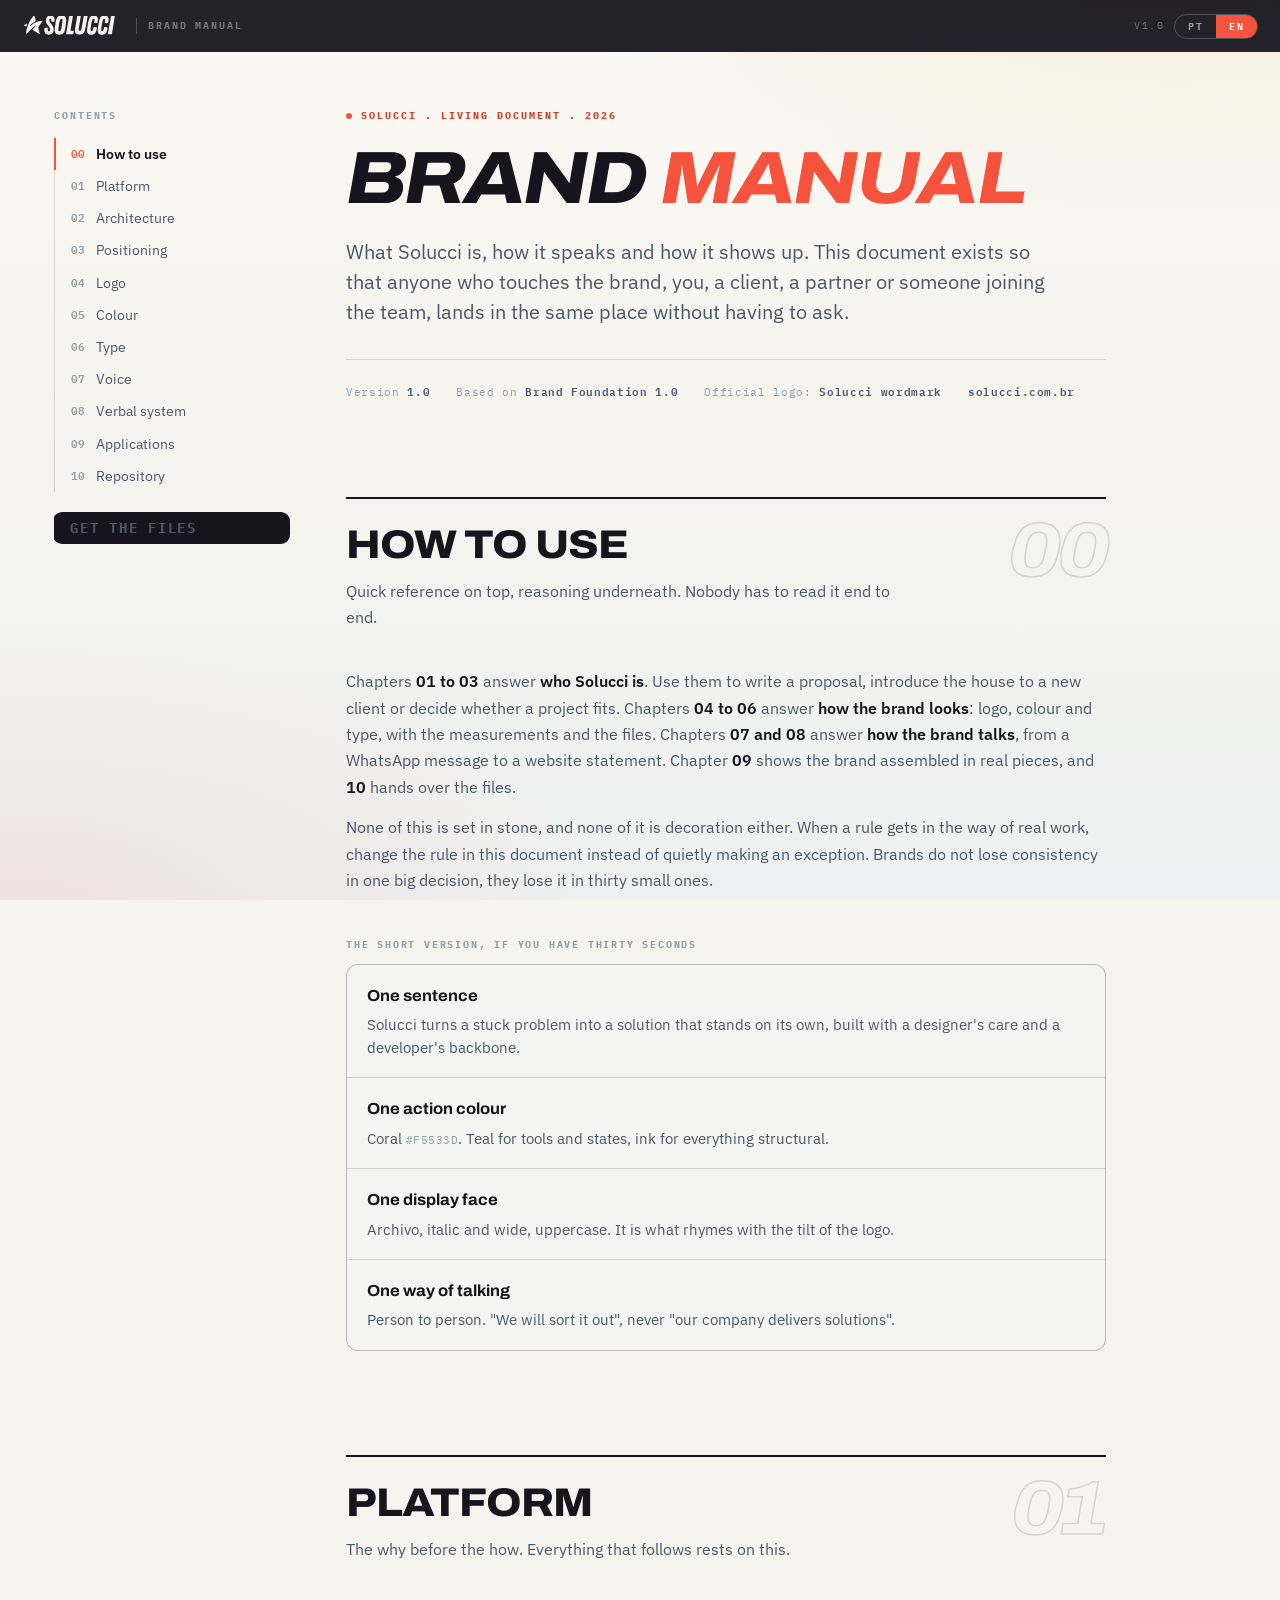
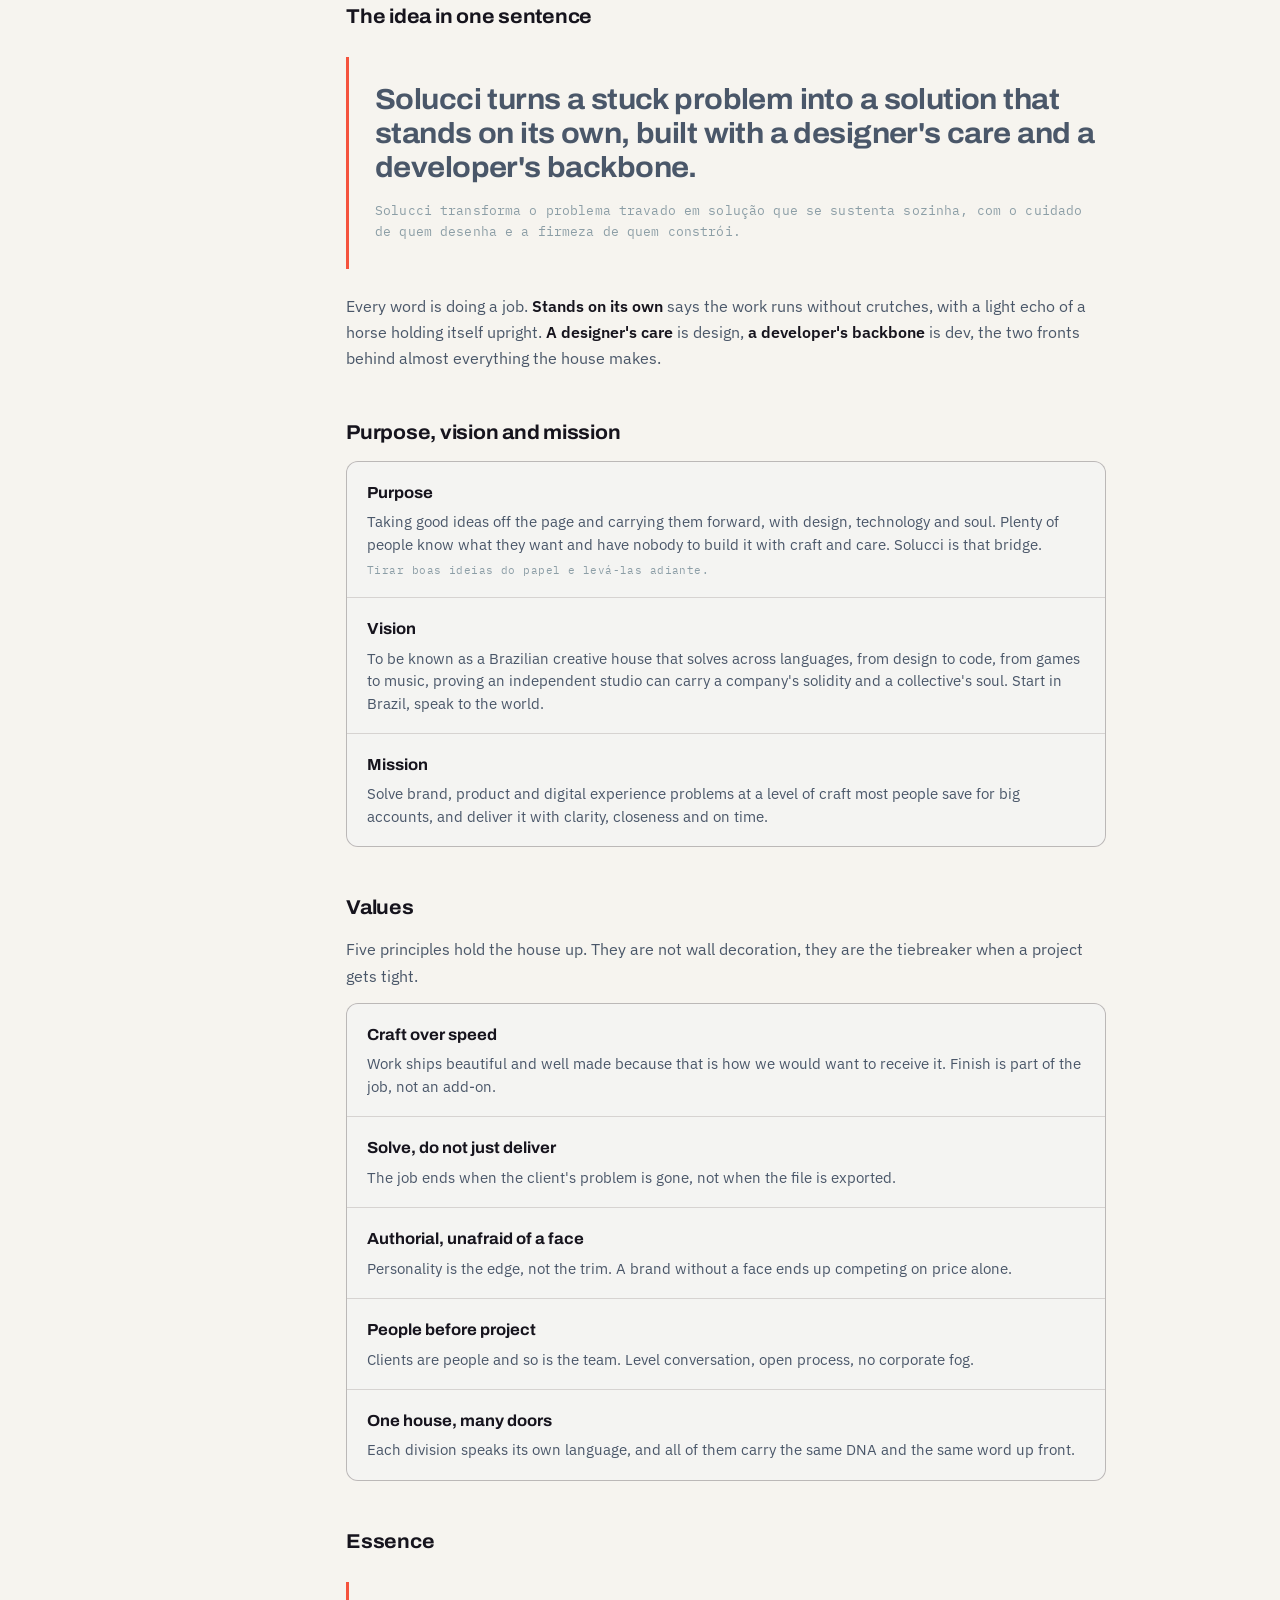
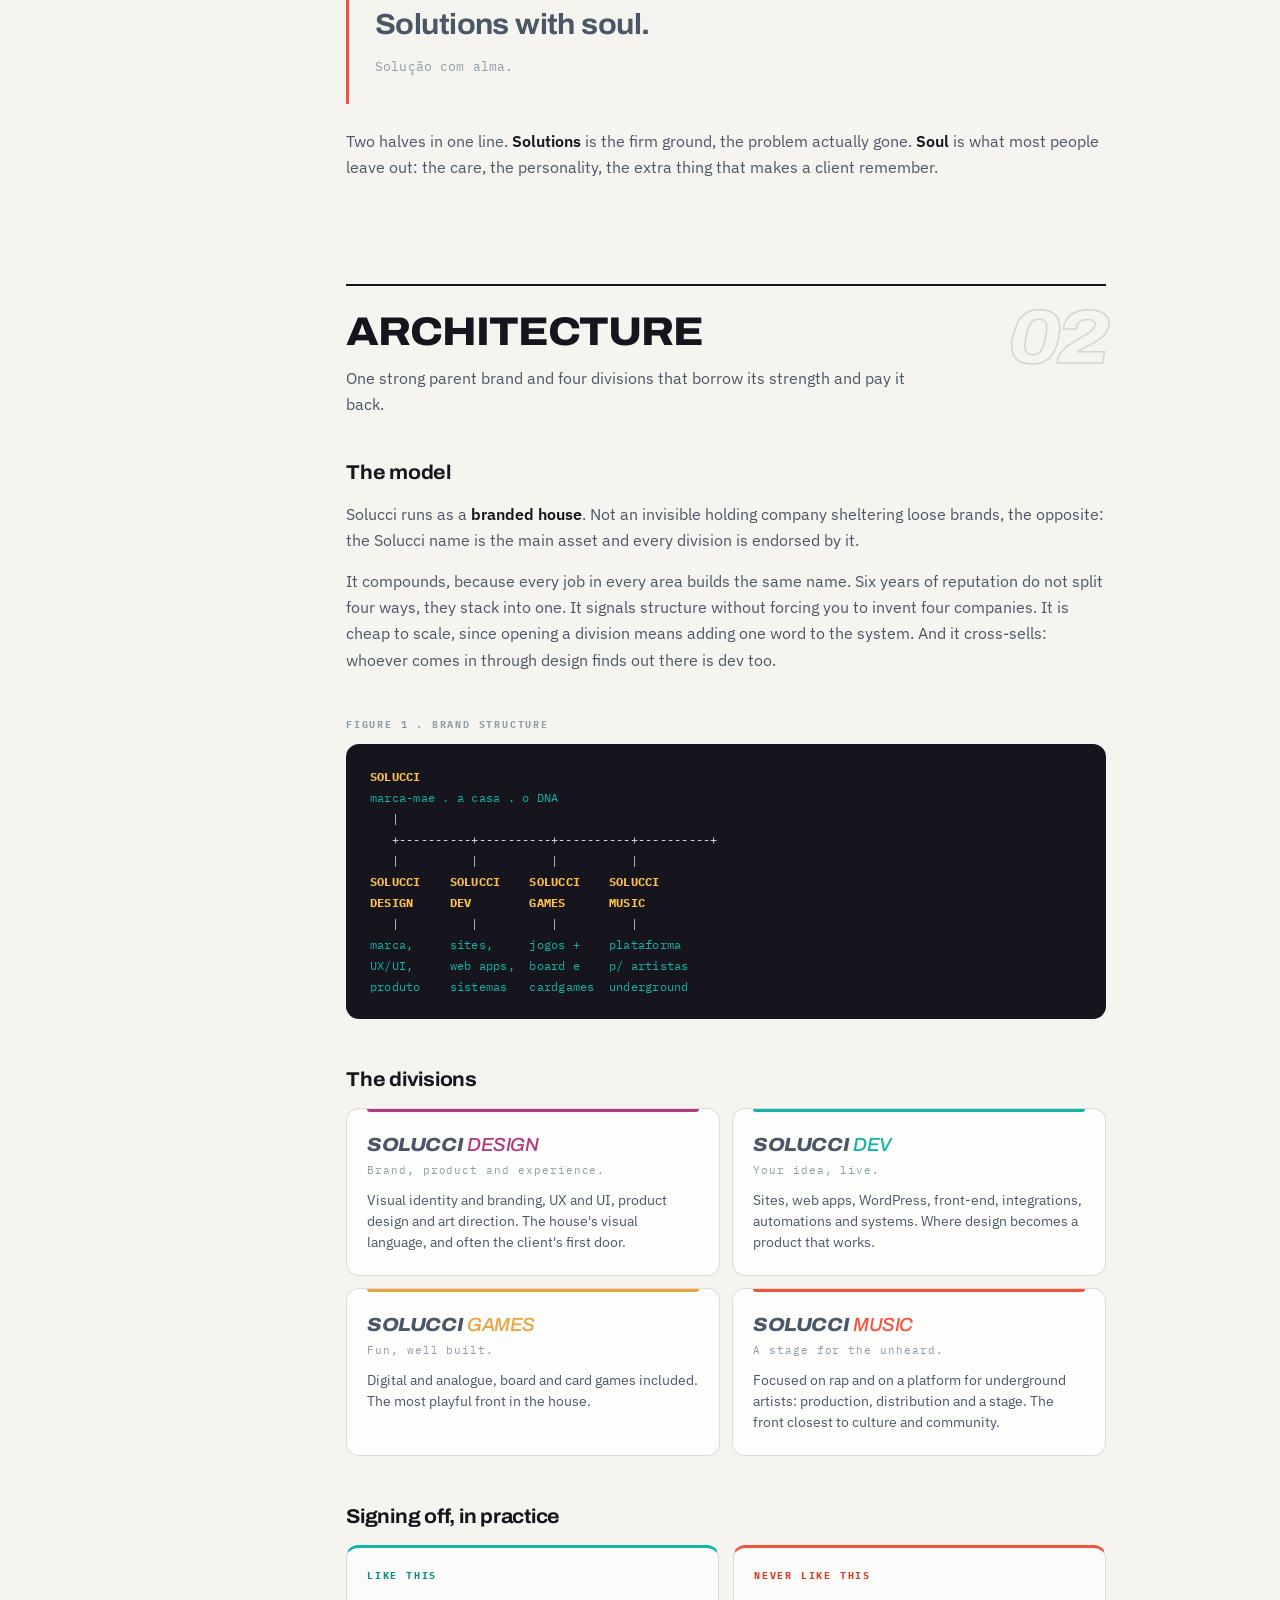
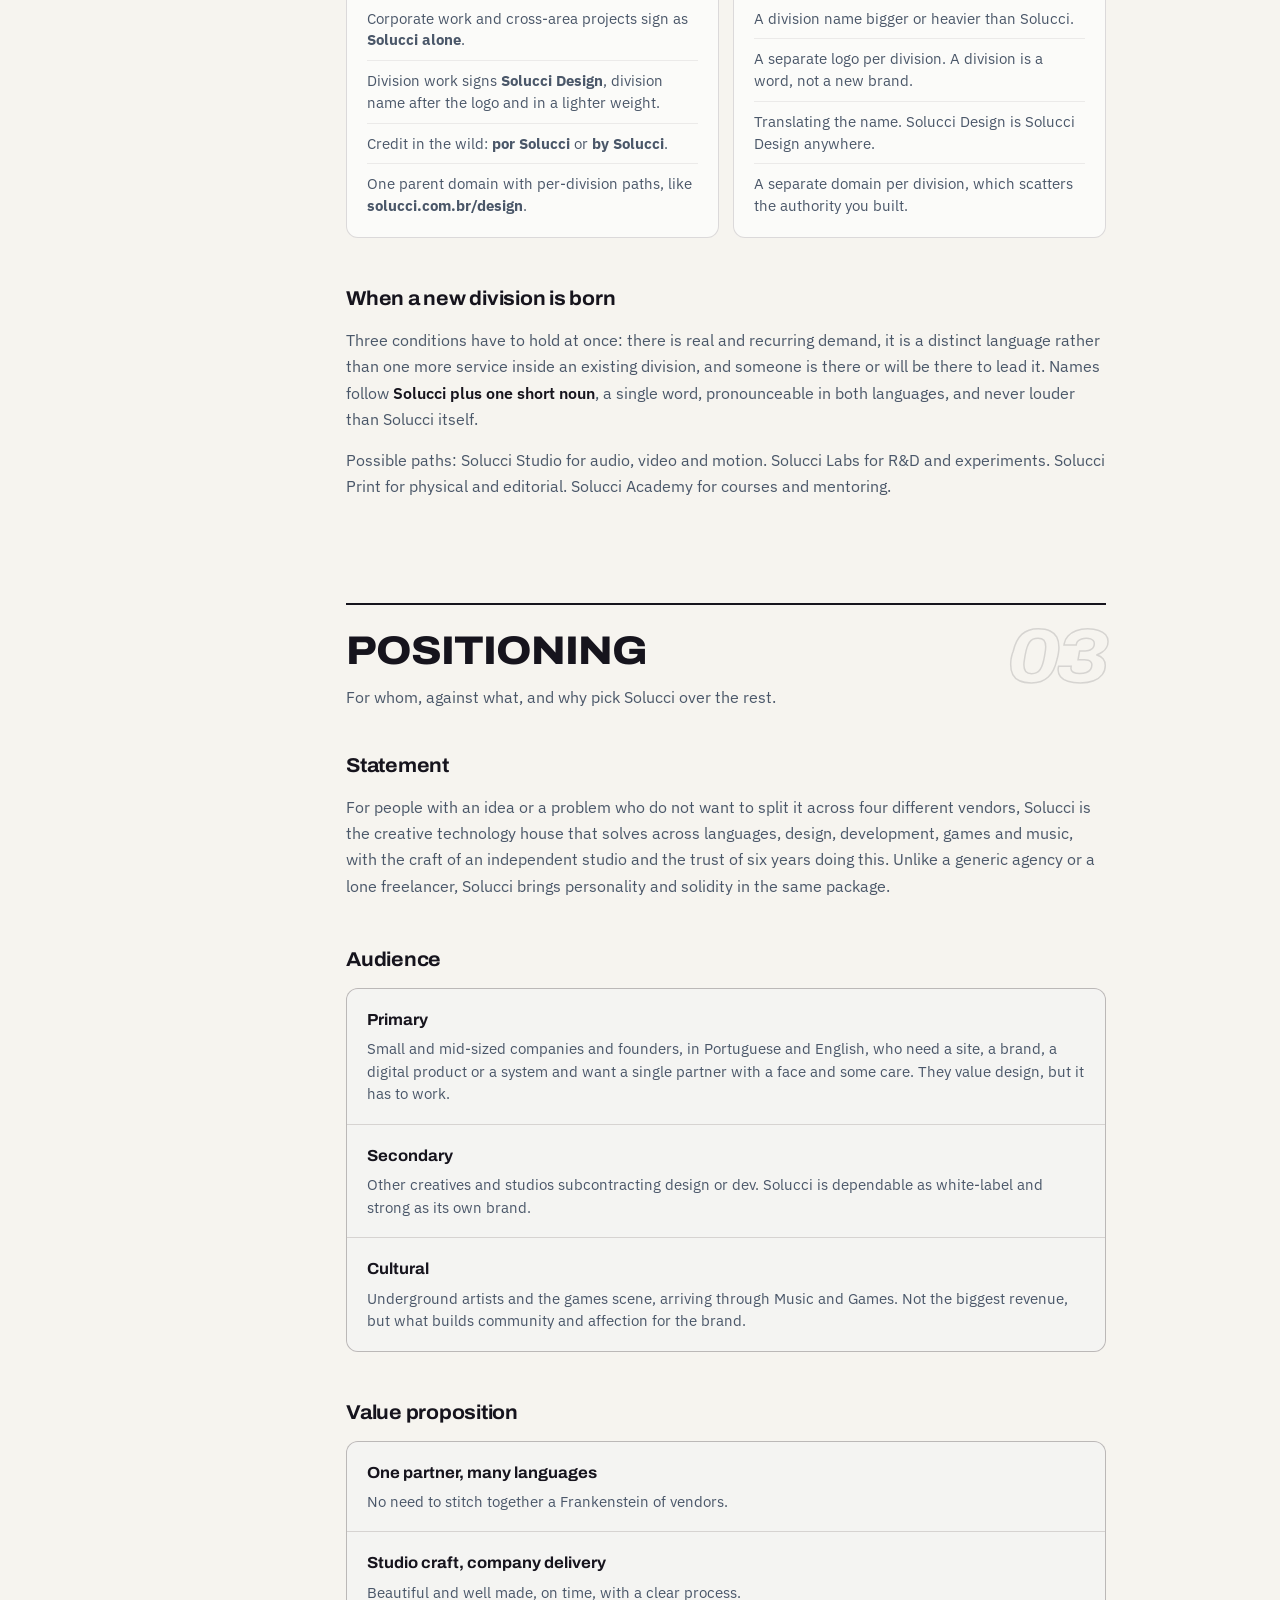
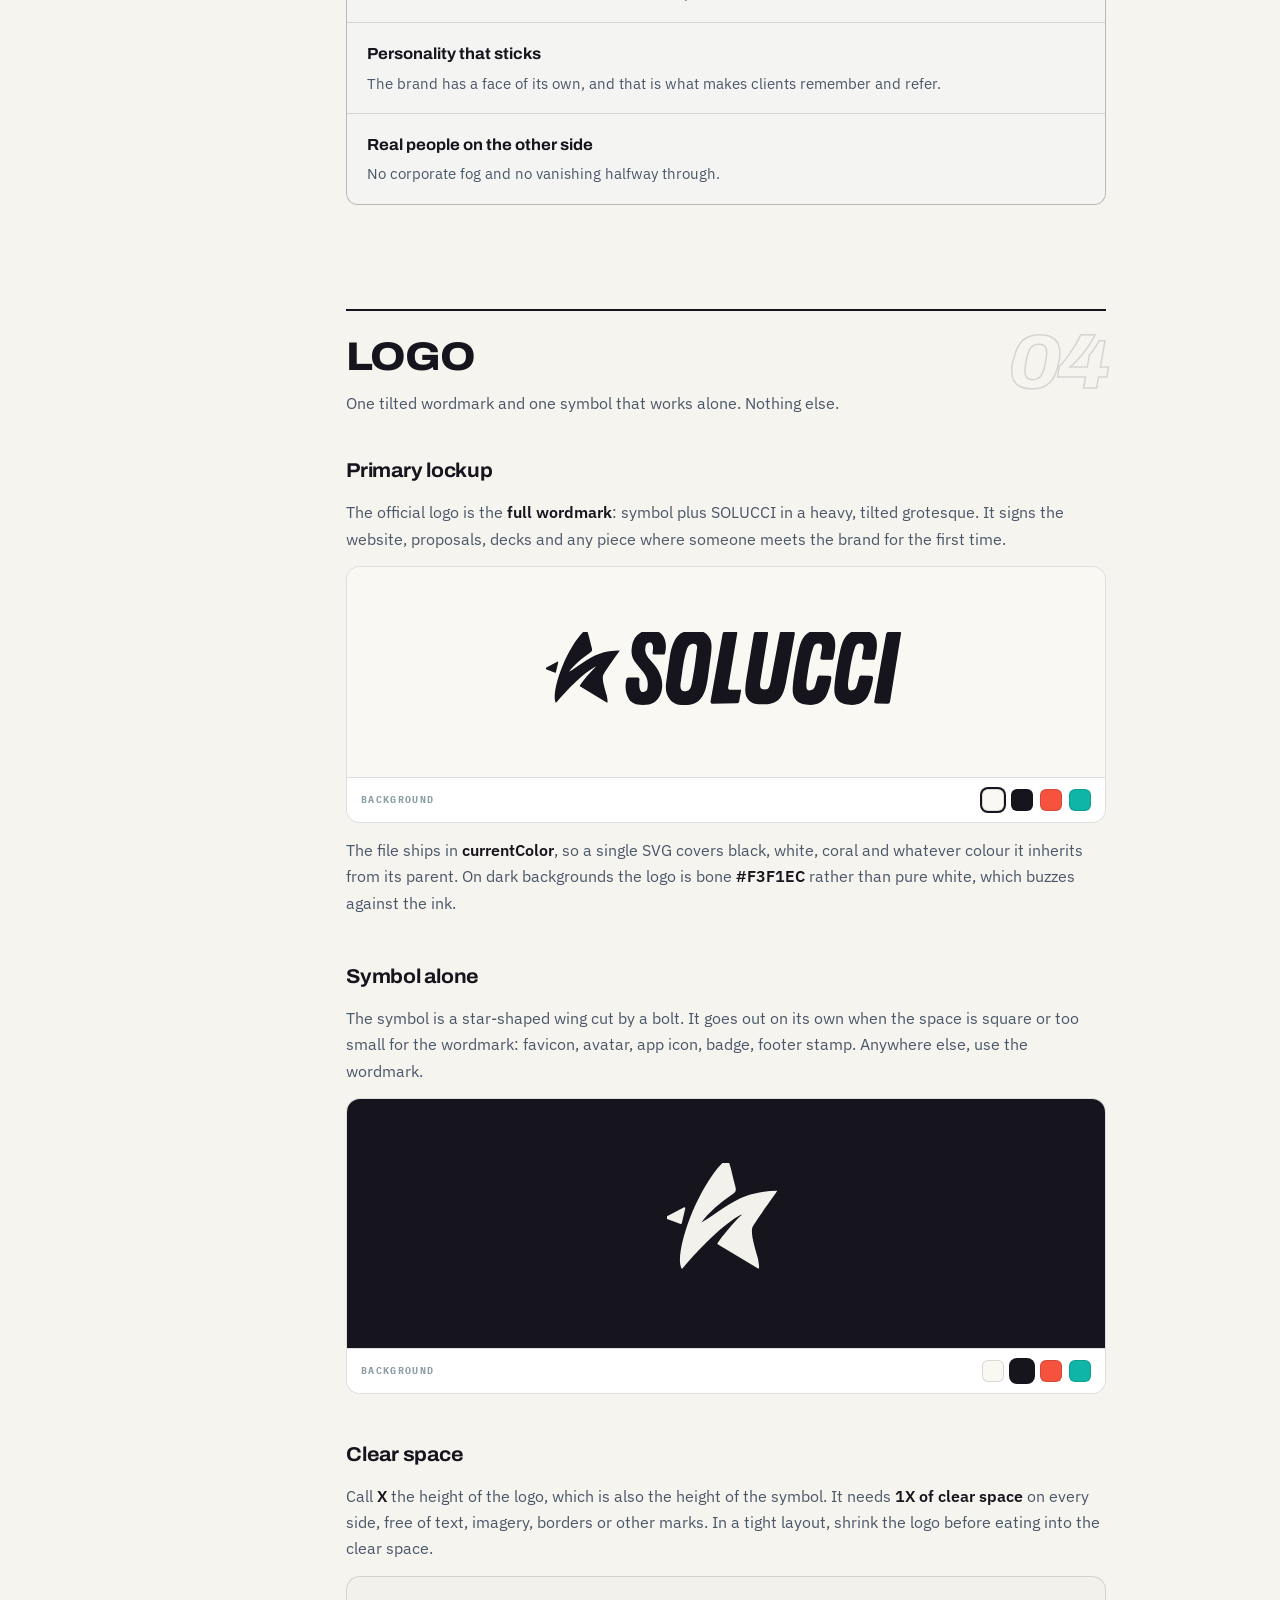
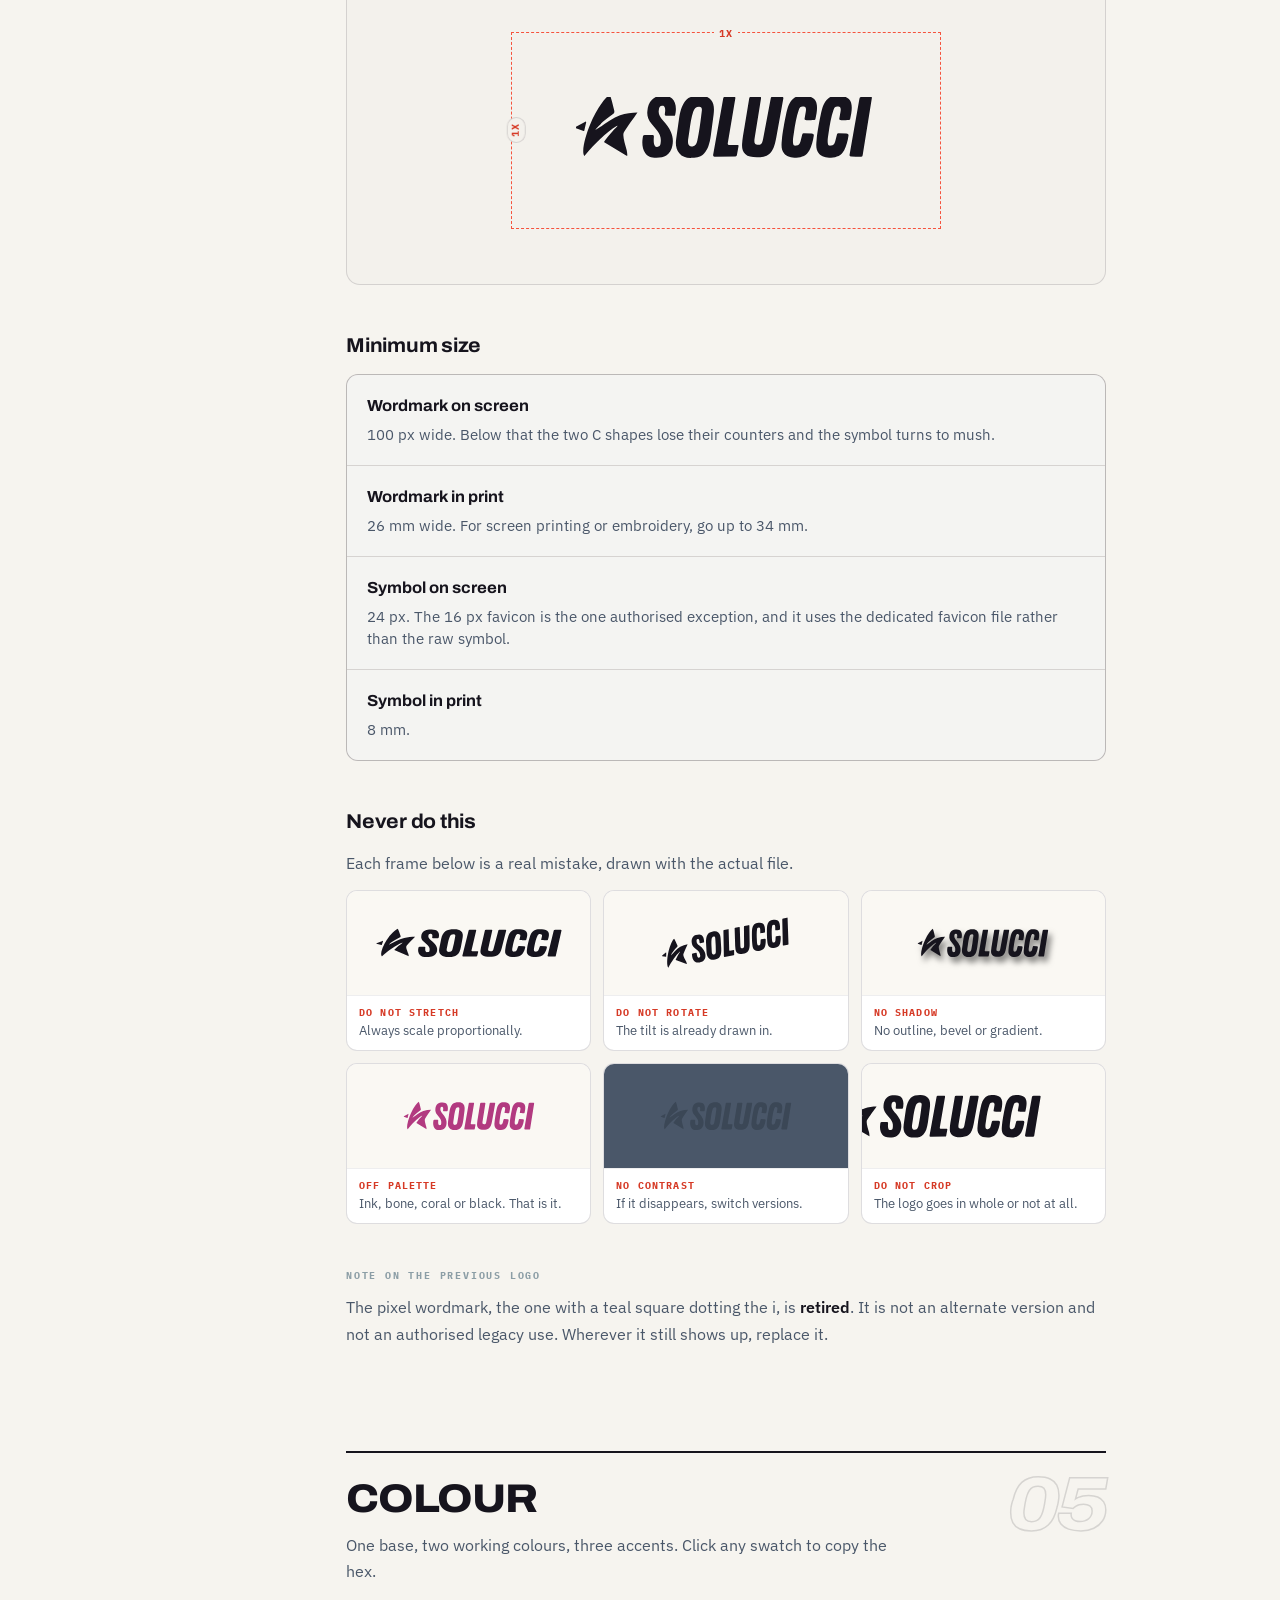
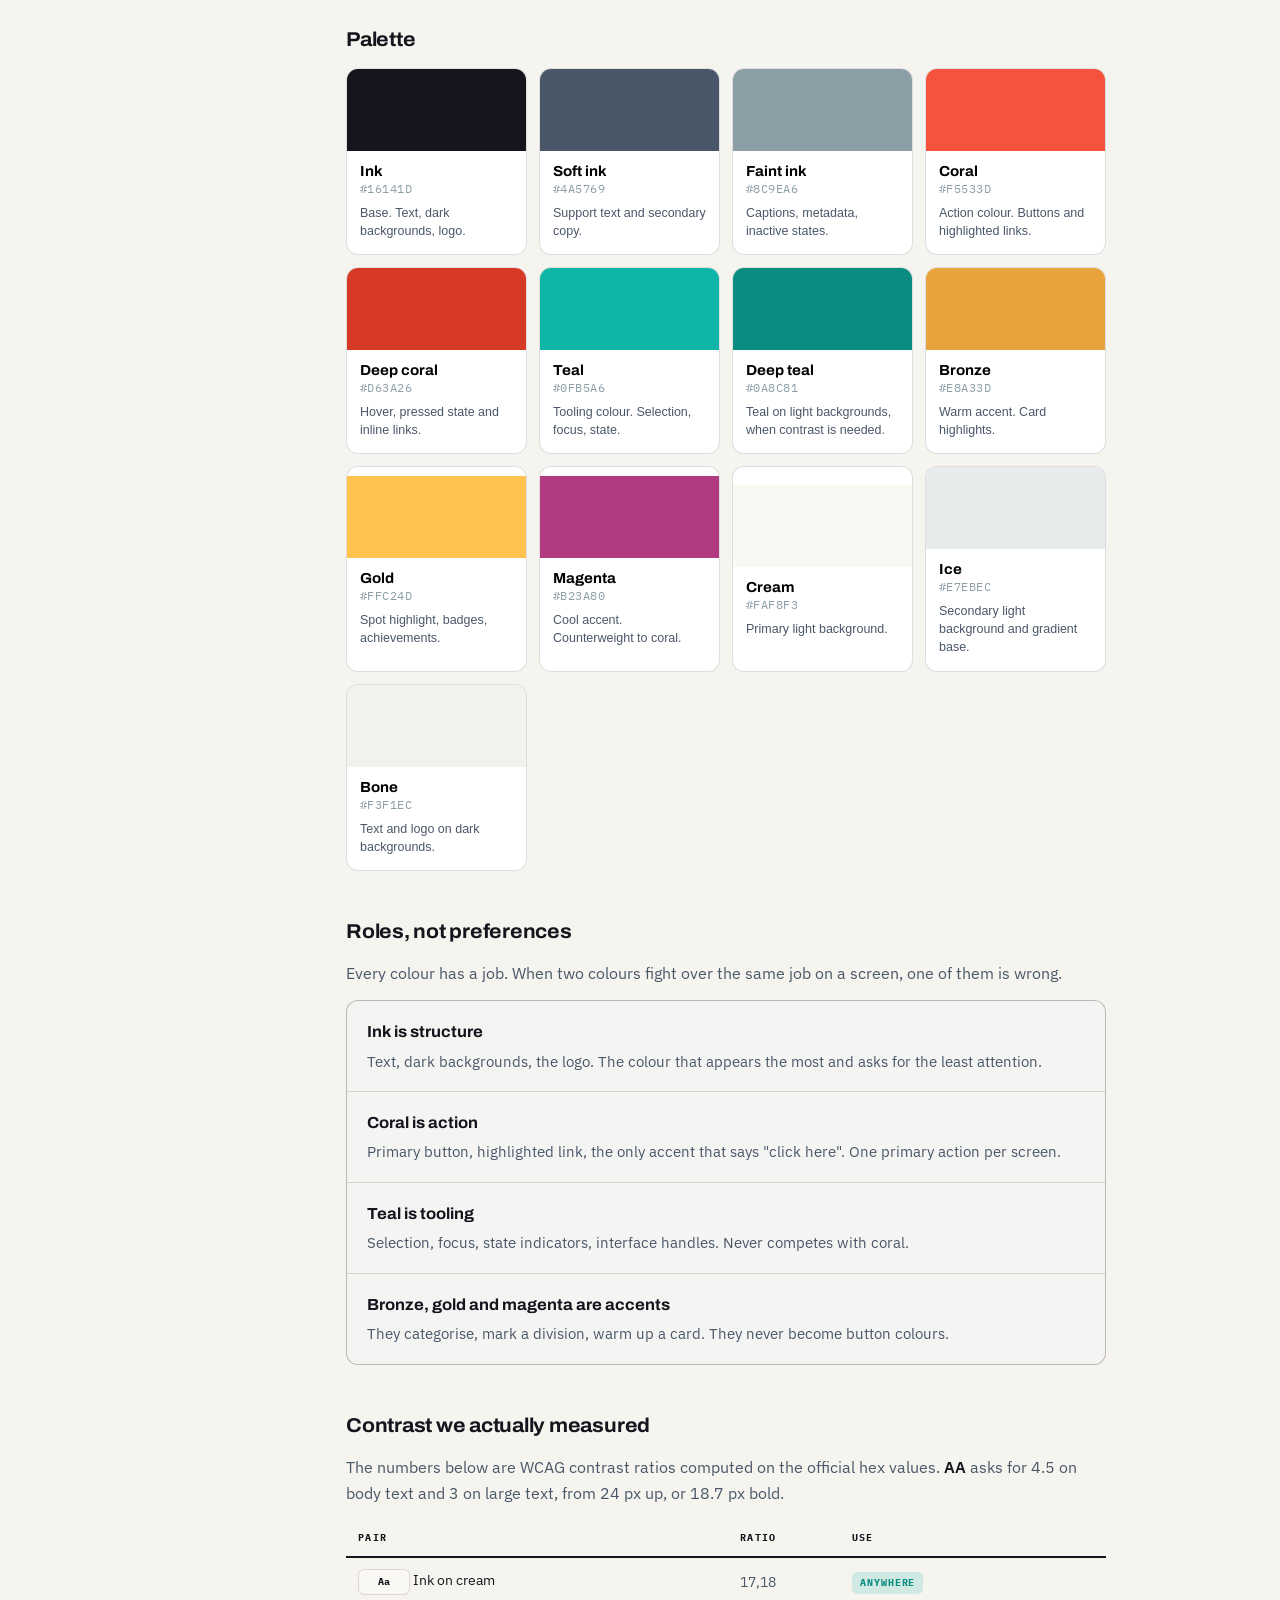
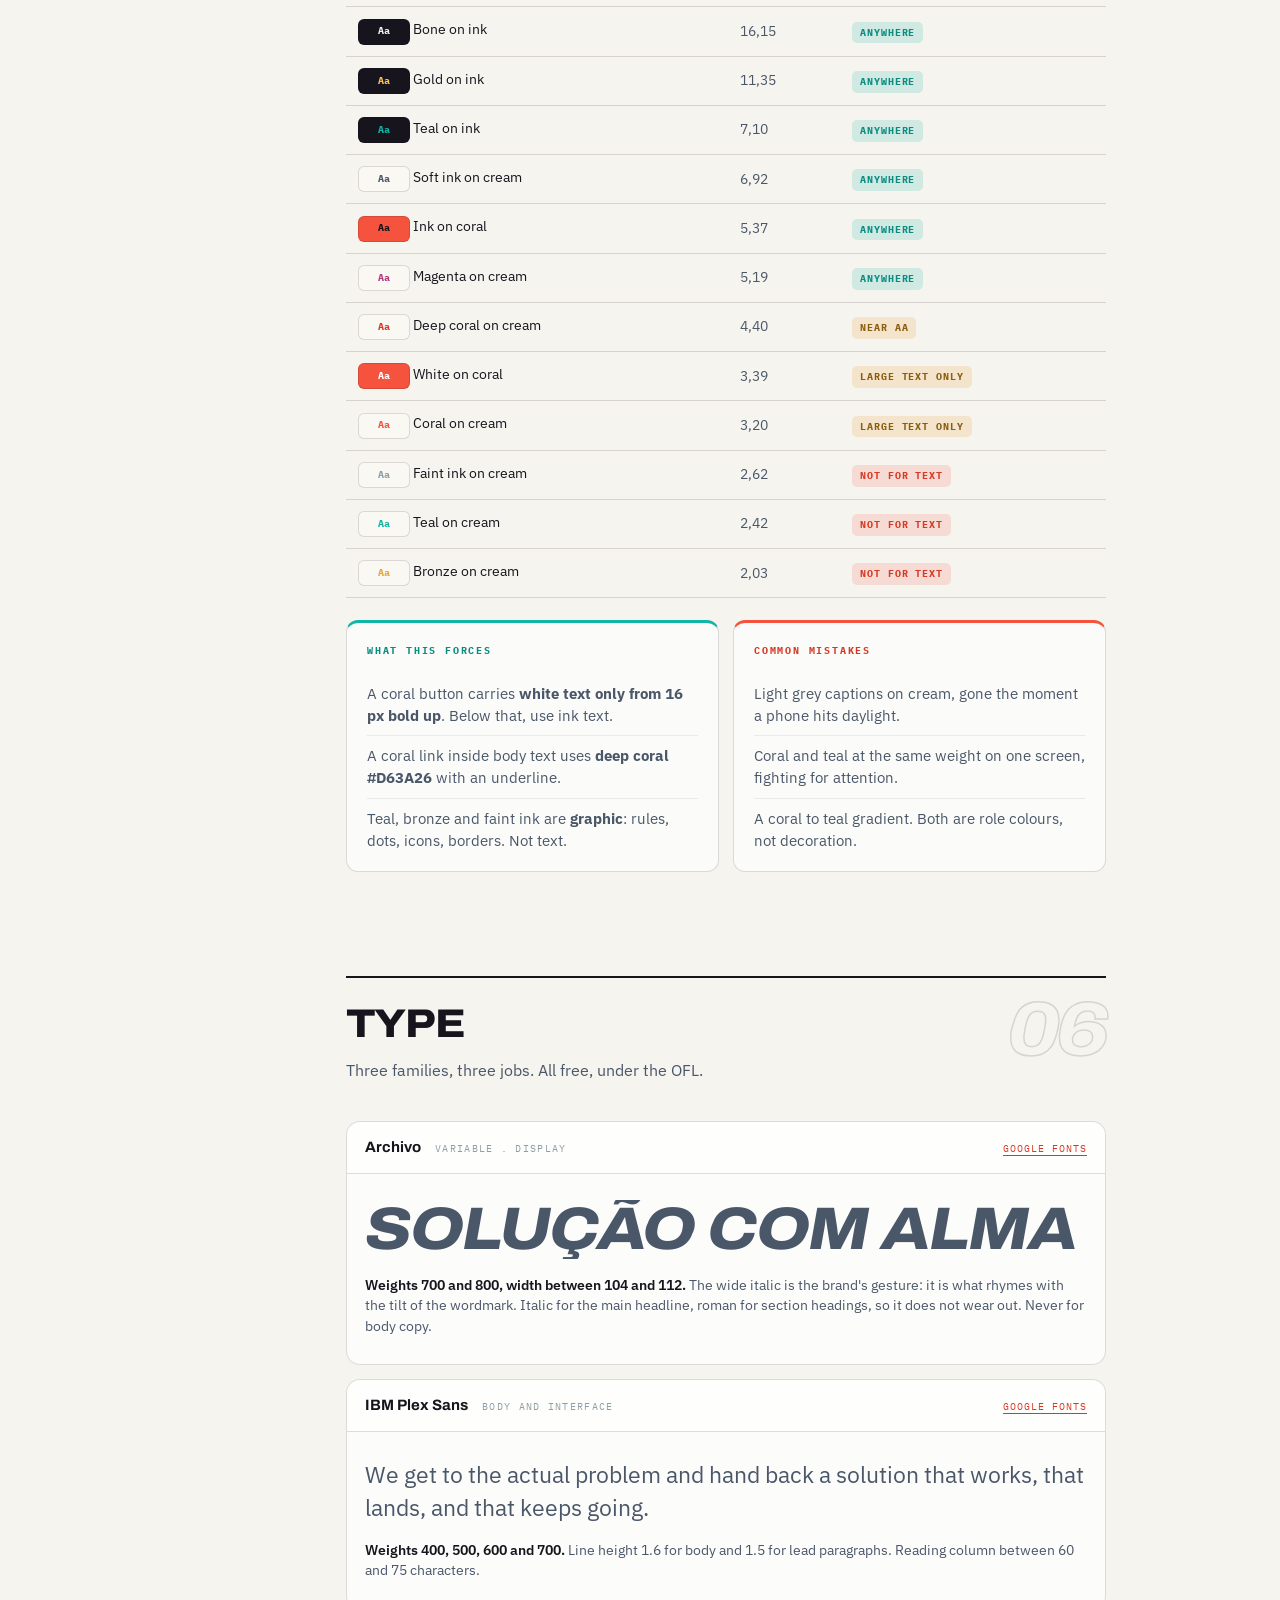
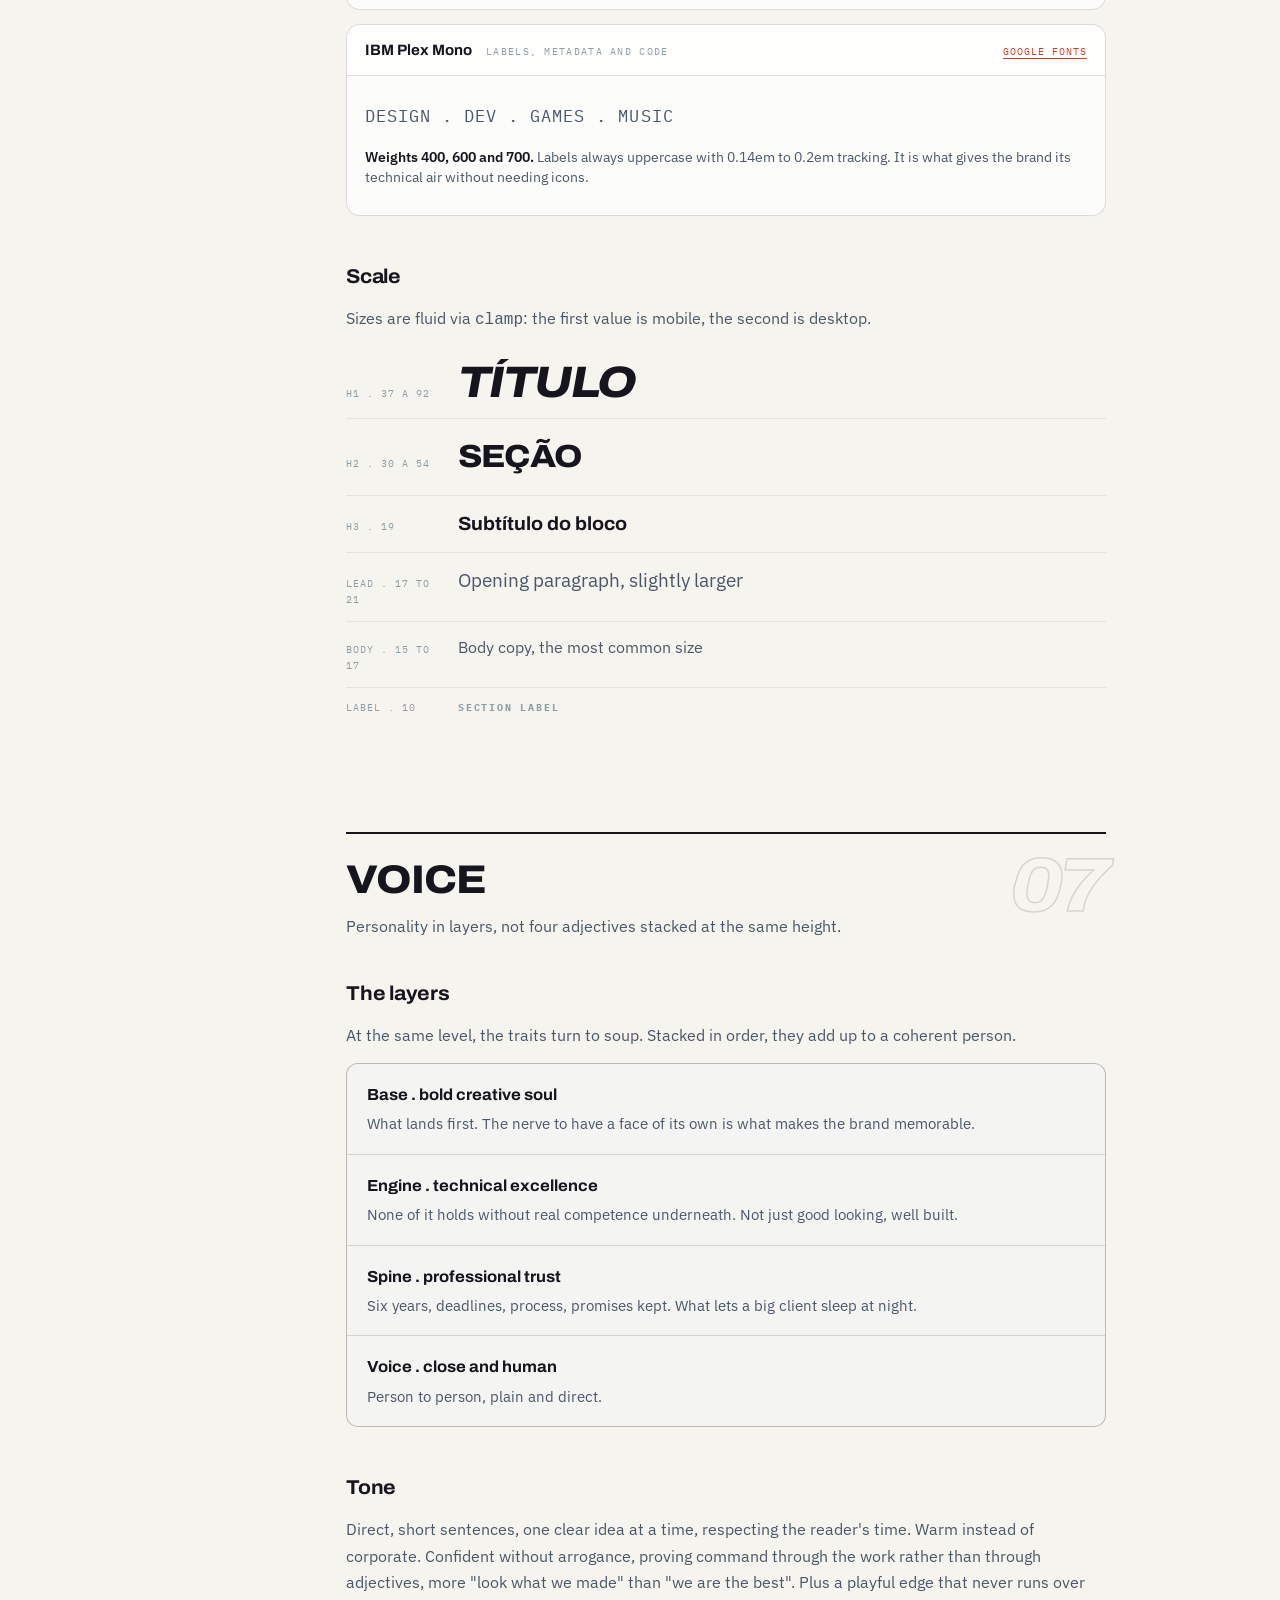
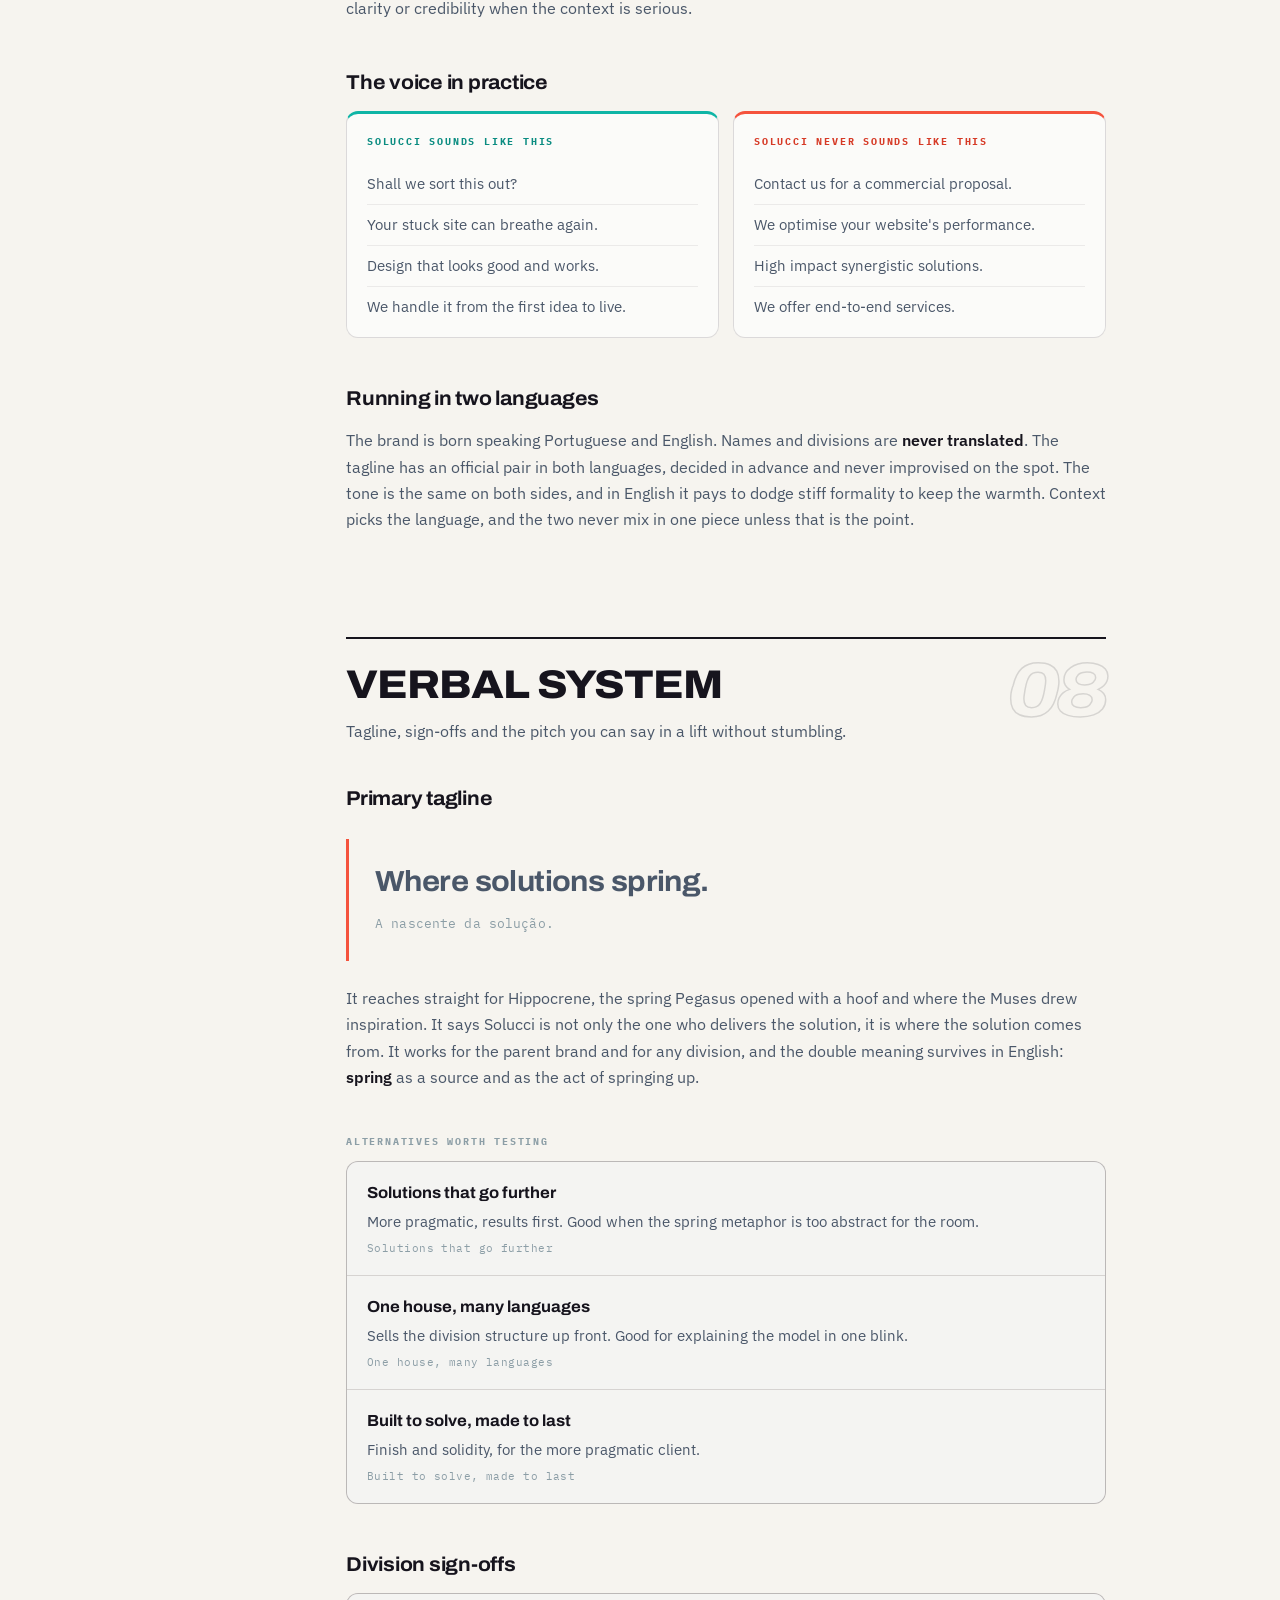
<file: marca/index.html>
<!DOCTYPE html>
<html lang="pt-BR" data-lang="pt">
<head>
<meta charset="utf-8">
<meta name="viewport" content="width=device-width, initial-scale=1">
<title>Solucci . manual de marca</title>
<meta name="description" content="Manual de marca da Solucci. Plataforma, arquitetura, logo, cor, tipografia, tom de voz e o repositório de arquivos para baixar.">
<meta name="theme-color" content="#16141D">
<meta name="robots" content="noindex">
<link rel="icon" href="assets/favicon.svg?v=restauro1" type="image/svg+xml">
<link rel="preconnect" href="https://fonts.googleapis.com">
<link rel="preconnect" href="https://fonts.gstatic.com" crossorigin>
<link href="https://fonts.googleapis.com/css2?family=Archivo:ital,wdth,wght@0,62..125,400..900;1,62..125,400..900&family=IBM+Plex+Mono:wght@400;600;700&family=IBM+Plex+Sans:wght@400;500;600;700&display=swap" rel="stylesheet">
<link rel="stylesheet" href="css/manual.css">
</head>
<body>

<a class="skip" href="#corpo"><span lang="pt">Pular para o conteúdo</span><span lang="en">Skip to content</span></a>

<svg width="0" height="0" style="position:absolute" aria-hidden="true" focusable="false"><symbol id="sWord" viewBox="15 28 2030 454"><g fill="currentColor" fill-rule="evenodd">
<path d="M85 454 C64 417 100 301 124 245 C157 164 214 70 257 41 C267 54 275 95 286 138 C292 159 291 164 278 173 C232 204 185 245 160 280 C211 251 270 200 328 180 C366 167 408 161 446 161 C423 195 378 256 354 295 C342 316 361 373 373 416 C375 430 378 443 377 452 Q376 456 372 453 L221 362 Q219 361 222 356 C244 324 284 278 308 255 Q315 247 305 253 C236 292 151 379 88 454 Q86 456 85 454 Z"/>
<path d="M28 258 L93 224 Q101 219 98 231 L86 282 Q85 287 81 286 L28 266 Q26 265 28 258 Z"/>
<path d="M598 49 C637 49 662 49 680 66 C702 86 710 123 704 161 L701 177 Q700 183 693 183 L640 183 Q629 183 631 171 C634 154 635 136 630 125 C625 115 620 114 612 115 C598 115 591 128 590 147 C586 171 599 194 620 217 C643 241 661 265 672 293 C685 325 689 352 682 386 C677 414 661 439 641 452 C623 464 602 467 574 467 C537 467 514 458 498 435 C480 409 475 371 481 335 L483 322 Q485 313 496 313 L548 313 Q557 313 557 323 C555 341 555 367 560 380 C565 394 573 396 583 393 C598 392 602 381 603 363 C607 333 598 310 580 285 L541 237 C518 210 509 182 513 150 C515 119 524 93 544 74 C559 60 578 49 598 49 Z"/>
<path d="M866 47 C902 46 926 55 944 77 C965 102 966 135 961 176 L942 318 C934 373 922 411 898 437 C877 460 852 467 817 468 C778 470 749 463 729 437 C707 410 702 380 708 338 L729 190 C737 141 752 99 777 74 C798 54 830 47 866 47 Z M863 122 C842 122 830 135 823 156 C811 190 803 243 798 281 L790 336 C786 356 787 376 796 385 C802 391 814 392 823 389 C840 384 847 369 851 350 C863 292 871 235 877 184 L881 152 C884 134 880 122 863 122 Z"/>
<path d="M1038 55 L1102 55 Q1110 55 1108 66 L1057 369 Q1055 381 1066 381 L1124 381 Q1131 380 1130 388 L1119 449 Q1118 457 1109 458 L967 460 Q956 459 958 447 L1026 66 Q1028 54 1038 55 Z"/>
<path d="M1214 55 L1275 55 Q1284 55 1282 66 L1239 333 C1236 351 1236 366 1242 373 C1248 380 1262 381 1274 379 C1288 377 1292 360 1296 341 L1348 64 Q1349 55 1358 55 L1423 55 Q1435 54 1433 66 L1385 331 C1375 385 1363 420 1338 441 C1316 459 1285 464 1254 464 C1219 464 1193 460 1175 442 C1157 424 1152 401 1154 373 C1156 339 1163 302 1169 266 L1202 66 Q1203 55 1214 55 Z"/>
<path d="M1558 47 C1594 47 1624 52 1642 70 C1663 92 1664 126 1658 166 L1650 207 Q1649 212 1642 212 C1626 214 1595 213 1584 211 Q1575 211 1577 201 L1585 155 C1589 133 1585 121 1570 121 C1551 119 1543 126 1537 145 C1522 187 1512 245 1504 301 C1501 323 1496 349 1499 369 C1501 384 1508 387 1521 385 C1536 384 1544 374 1549 357 L1561 310 Q1563 301 1571 301 L1625 303 Q1642 303 1639 318 C1635 350 1624 390 1610 417 C1590 454 1560 465 1521 467 C1486 467 1456 460 1440 440 C1419 415 1419 387 1423 348 C1428 294 1441 224 1451 176 C1462 122 1474 89 1500 67 C1515 54 1535 47 1558 47 Z"/>
<path transform="translate(235 0)" d="M1558 47 C1594 47 1624 52 1642 70 C1663 92 1664 126 1658 166 L1650 207 Q1649 212 1642 212 C1626 214 1595 213 1584 211 Q1575 211 1577 201 L1585 155 C1589 133 1585 121 1570 121 C1551 119 1543 126 1537 145 C1522 187 1512 245 1504 301 C1501 323 1496 349 1499 369 C1501 384 1508 387 1521 385 C1536 384 1544 374 1549 357 L1561 310 Q1563 301 1571 301 L1625 303 Q1642 303 1639 318 C1635 350 1624 390 1610 417 C1590 454 1560 465 1521 467 C1486 467 1456 460 1440 440 C1419 415 1419 387 1423 348 C1428 294 1441 224 1451 176 C1462 122 1474 89 1500 67 C1515 54 1535 47 1558 47 Z"/>
<path d="M1966 55 L2023 54 Q2034 54 2032 65 L1970 450 Q1969 461 1958 461 L1893 459 Q1880 459 1881 448 L1948 67 Q1950 55 1966 55 Z"/>
</g></symbol><symbol id="sMark" viewBox="15 28 445 454"><g fill="currentColor" fill-rule="evenodd"><path d="M85 454 C64 417 100 301 124 245 C157 164 214 70 257 41 C267 54 275 95 286 138 C292 159 291 164 278 173 C232 204 185 245 160 280 C211 251 270 200 328 180 C366 167 408 161 446 161 C423 195 378 256 354 295 C342 316 361 373 373 416 C375 430 378 443 377 452 Q376 456 372 453 L221 362 Q219 361 222 356 C244 324 284 278 308 255 Q315 247 305 253 C236 292 151 379 88 454 Q86 456 85 454 Z"/>
<path d="M28 258 L93 224 Q101 219 98 231 L86 282 Q85 287 81 286 L28 266 Q26 265 28 258 Z"/></g></symbol></svg>

<header class="topo">
  <a class="topo-logo" href="#topo" aria-label="Solucci"><svg viewBox="15 28 2030 454" role="img" aria-hidden="true"><use href="#sWord"/></svg></a>
  <span class="topo-tag" lang="pt">Manual de marca</span>
  <span class="topo-tag" lang="en">Brand manual</span>
  <div class="topo-fim">
    <span class="ver">v1.0</span>
    <div class="lang" role="group" aria-label="Idioma / Language">
      <button type="button" data-set="pt" aria-pressed="true">PT</button>
      <button type="button" data-set="en" aria-pressed="false">EN</button>
    </div>
  </div>
</header>
<div class="prog" id="prog" aria-hidden="true"></div>

<div class="doc">

  <nav class="rail" aria-label="Índice">
    <p class="rail-t" lang="pt">Índice</p>
    <p class="rail-t" lang="en">Contents</p>
    <ol>
      <li><a href="#usar"><b>00</b><span lang="pt">Como usar</span><span lang="en">How to use</span></a></li>
      <li><a href="#plataforma"><b>01</b><span lang="pt">Plataforma</span><span lang="en">Platform</span></a></li>
      <li><a href="#arquitetura"><b>02</b><span lang="pt">Arquitetura</span><span lang="en">Architecture</span></a></li>
      <li><a href="#posicionamento"><b>03</b><span lang="pt">Posicionamento</span><span lang="en">Positioning</span></a></li>
      <li><a href="#logo"><b>04</b><span lang="pt">Logo</span><span lang="en">Logo</span></a></li>
      <li><a href="#cor"><b>05</b><span lang="pt">Cor</span><span lang="en">Colour</span></a></li>
      <li><a href="#tipografia"><b>06</b><span lang="pt">Tipografia</span><span lang="en">Type</span></a></li>
      <li><a href="#voz"><b>07</b><span lang="pt">Voz</span><span lang="en">Voice</span></a></li>
      <li><a href="#verbal"><b>08</b><span lang="pt">Sistema verbal</span><span lang="en">Verbal system</span></a></li>
      <li><a href="#aplicacoes"><b>09</b><span lang="pt">Aplicações</span><span lang="en">Applications</span></a></li>
      <li><a href="#repositorio"><b>10</b><span lang="pt">Repositório</span><span lang="en">Repository</span></a></li>
    </ol>
    <a class="rail-baixa" href="#repositorio"><span lang="pt">Baixar arquivos</span><span lang="en">Get the files</span></a>
  </nav>

  <main class="corpo" id="corpo">

    <!-- ============ abertura ============ -->
    <div class="abre" id="topo">
      <p class="abre-eyebrow"><i></i><span lang="pt">Solucci . documento vivo . 2026</span><span lang="en">Solucci . living document . 2026</span></p>
      <h1 lang="pt">Manual de <em>marca</em></h1>
      <h1 lang="en">Brand <em>manual</em></h1>
      <p class="abre-lead" lang="pt">O que a Solucci é, como ela fala e como ela aparece. Este documento existe para que qualquer pessoa que toque na marca, você, um cliente, um parceiro ou alguém entrando no time, chegue ao mesmo resultado sem precisar perguntar.</p>
      <p class="abre-lead" lang="en">What Solucci is, how it speaks and how it shows up. This document exists so that anyone who touches the brand, you, a client, a partner or someone joining the team, lands in the same place without having to ask.</p>
      <div class="abre-meta">
        <span lang="pt">Versão <b>1.0</b></span><span lang="en">Version <b>1.0</b></span>
        <span lang="pt">Base: <b>Brand Foundation 1.0</b></span><span lang="en">Based on <b>Brand Foundation 1.0</b></span>
        <span lang="pt">Logo oficial: <b>wordmark Solucci</b></span><span lang="en">Official logo: <b>Solucci wordmark</b></span>
        <span><b>solucci.com.br</b></span>
      </div>
    </div>

    <!-- ============ 00 ============ -->
    <section class="sec" id="usar">
      <div class="sec-cab">
        <span class="sec-n" aria-hidden="true">00</span>
        <h2 lang="pt">Como usar</h2>
        <h2 lang="en">How to use</h2>
        <p lang="pt">Consulta rápida em cima, fundamento embaixo. Ninguém precisa ler tudo de uma vez.</p>
        <p lang="en">Quick reference on top, reasoning underneath. Nobody has to read it end to end.</p>
      </div>

      <div class="bloco">
        <p lang="pt">Os capítulos <strong>01 a 03</strong> respondem <strong>quem é a Solucci</strong>. Servem para escrever uma proposta, apresentar a casa a um cliente novo ou decidir se um projeto cabe. Os capítulos <strong>04 a 06</strong> respondem <strong>como a marca aparece</strong>. São regra de aplicação: logo, cor e tipografia, com as medidas e os arquivos. Os capítulos <strong>07 e 08</strong> respondem <strong>como a marca fala</strong>, do tom de um WhatsApp ao statement de um site. O <strong>09</strong> mostra a marca montada em peças reais e o <strong>10</strong> entrega os arquivos.</p>
        <p lang="en">Chapters <strong>01 to 03</strong> answer <strong>who Solucci is</strong>. Use them to write a proposal, introduce the house to a new client or decide whether a project fits. Chapters <strong>04 to 06</strong> answer <strong>how the brand looks</strong>: logo, colour and type, with the measurements and the files. Chapters <strong>07 and 08</strong> answer <strong>how the brand talks</strong>, from a WhatsApp message to a website statement. Chapter <strong>09</strong> shows the brand assembled in real pieces, and <strong>10</strong> hands over the files.</p>
        <p lang="pt">Nada aqui é lei de pedra, mas nada aqui é decoração. Quando uma regra atrapalhar um trabalho concreto, mude a regra no documento em vez de abrir exceção calada. Marca inconsistente não morre de uma decisão grande, morre de trinta pequenas.</p>
        <p lang="en">None of this is set in stone, and none of it is decoration either. When a rule gets in the way of real work, change the rule in this document instead of quietly making an exception. Brands do not lose consistency in one big decision, they lose it in thirty small ones.</p>
      </div>

      <div class="bloco">
        <h4 lang="pt">O essencial, se você tem trinta segundos</h4>
        <h4 lang="en">The short version, if you have thirty seconds</h4>
        <ul class="itens">
          <li><b lang="pt">Uma frase</b><b lang="en">One sentence</b><span lang="pt">A Solucci transforma o problema travado em solução que se sustenta sozinha, com o cuidado de quem desenha e a firmeza de quem constrói.</span><span lang="en">Solucci turns a stuck problem into a solution that stands on its own, built with a designer's care and a developer's backbone.</span></li>
          <li><b lang="pt">Uma cor de ação</b><b lang="en">One action colour</b><span lang="pt">Coral <em>#F5533D</em>. Teal para ferramenta e estado, ink para tudo que é base.</span><span lang="en">Coral <em>#F5533D</em>. Teal for tools and states, ink for everything structural.</span></li>
          <li><b lang="pt">Uma tipografia de título</b><b lang="en">One display face</b><span lang="pt">Archivo em itálico esticado, caixa alta. É ela que rima com a inclinação do logo.</span><span lang="en">Archivo, italic and wide, uppercase. It is what rhymes with the tilt of the logo.</span></li>
          <li><b lang="pt">Um jeito de falar</b><b lang="en">One way of talking</b><span lang="pt">De gente para gente. "A gente resolve", nunca "nossa empresa oferece soluções".</span><span lang="en">Person to person. "We will sort it out", never "our company delivers solutions".</span></li>
        </ul>
      </div>
    </section>

    <!-- ============ 01 ============ -->
    <section class="sec" id="plataforma">
      <div class="sec-cab">
        <span class="sec-n" aria-hidden="true">01</span>
        <h2 lang="pt">Plataforma</h2>
        <h2 lang="en">Platform</h2>
        <p lang="pt">O porquê antes do como. Tudo que vem depois se apoia aqui.</p>
        <p lang="en">The why before the how. Everything that follows rests on this.</p>
      </div>

      <div class="bloco">
        <h3 lang="pt">A ideia em uma frase</h3>
        <h3 lang="en">The idea in one sentence</h3>
        <div class="frase">
          <p class="principal" lang="pt">Solucci transforma o problema travado em solução que se sustenta sozinha, com o cuidado de quem desenha e a firmeza de quem constrói.</p>
          <p class="principal" lang="en">Solucci turns a stuck problem into a solution that stands on its own, built with a designer's care and a developer's backbone.</p>
          <p class="par" lang="pt">Solucci turns a stuck problem into a solution that stands on its own, built with a designer's care and a developer's backbone.</p>
          <p class="par" lang="en">Solucci transforma o problema travado em solução que se sustenta sozinha, com o cuidado de quem desenha e a firmeza de quem constrói.</p>
        </div>
        <p lang="pt">Cada palavra tem função. <strong>Se sustenta sozinha</strong> diz que a entrega funciona sem muleta, e traz de leve a imagem do cavalo que fica em pé por conta própria. <strong>Quem desenha</strong> é o design, <strong>quem constrói</strong> é o dev, as duas frentes que sustentam quase tudo que a casa faz.</p>
        <p lang="en">Every word is doing a job. <strong>Stands on its own</strong> says the work runs without crutches, with a light echo of a horse holding itself upright. <strong>A designer's care</strong> is design, <strong>a developer's backbone</strong> is dev, the two fronts behind almost everything the house makes.</p>
      </div>

      <div class="bloco">
        <h3 lang="pt">Propósito, visão e missão</h3>
        <h3 lang="en">Purpose, vision and mission</h3>
        <ul class="itens">
          <li><b lang="pt">Propósito</b><b lang="en">Purpose</b><span lang="pt">Tirar boas ideias do papel e levá-las adiante, com design, tecnologia e alma. Muita gente sabe o que quer, mas não tem quem tire do papel com craft e cuidado. A Solucci é essa ponte.</span><span lang="en">Taking good ideas off the page and carrying them forward, with design, technology and soul. Plenty of people know what they want and have nobody to build it with craft and care. Solucci is that bridge.</span><em lang="pt">Taking good ideas off the page and carrying them forward.</em><em lang="en">Tirar boas ideias do papel e levá-las adiante.</em></li>
          <li><b lang="pt">Visão</b><b lang="en">Vision</b><span lang="pt">Ser reconhecida como uma casa criativa brasileira que resolve em várias linguagens, do design ao código, do jogo à música, provando que um estúdio autoral pode ter a solidez de uma empresa e a alma de um coletivo. Começar no Brasil e falar com o mundo.</span><span lang="en">To be known as a Brazilian creative house that solves across languages, from design to code, from games to music, proving an independent studio can carry a company's solidity and a collective's soul. Start in Brazil, speak to the world.</span></li>
          <li><b lang="pt">Missão</b><b lang="en">Mission</b><span lang="pt">Resolver problemas de marca, produto e experiência digital com um padrão de craft que a maioria reserva só para cliente grande, e entregar isso com clareza, proximidade e prazo.</span><span lang="en">Solve brand, product and digital experience problems at a level of craft most people save for big accounts, and deliver it with clarity, closeness and on time.</span></li>
        </ul>
      </div>

      <div class="bloco">
        <h3 lang="pt">Valores</h3>
        <h3 lang="en">Values</h3>
        <p lang="pt">Cinco princípios seguram a casa. Eles não estão aqui para enfeitar parede: são critério de decisão quando um projeto aperta.</p>
        <p lang="en">Five principles hold the house up. They are not wall decoration, they are the tiebreaker when a project gets tight.</p>
        <ul class="itens">
          <li><b lang="pt">Craft acima de pressa</b><b lang="en">Craft over speed</b><span lang="pt">A entrega sai bonita e bem-feita porque é assim que a gente gostaria de receber. Acabamento faz parte do serviço, não é extra.</span><span lang="en">Work ships beautiful and well made because that is how we would want to receive it. Finish is part of the job, not an add-on.</span></li>
          <li><b lang="pt">Resolver, não só entregar</b><b lang="en">Solve, do not just deliver</b><span lang="pt">O trabalho termina quando o problema do cliente foi resolvido, não quando o arquivo foi exportado.</span><span lang="en">The job ends when the client's problem is gone, not when the file is exported.</span></li>
          <li><b lang="pt">Autoral, sem medo de ter cara própria</b><b lang="en">Authorial, unafraid of a face</b><span lang="pt">A personalidade é o diferencial, não o enfeite. Marca sem cara compete só por preço.</span><span lang="en">Personality is the edge, not the trim. A brand without a face ends up competing on price alone.</span></li>
          <li><b lang="pt">Gente antes de projeto</b><b lang="en">People before project</b><span lang="pt">Cliente é gente e time é gente. Conversa de igual para igual, processo aberto, zero corporativês.</span><span lang="en">Clients are people and so is the team. Level conversation, open process, no corporate fog.</span></li>
          <li><b lang="pt">Uma casa com muitas portas</b><b lang="en">One house, many doors</b><span lang="pt">Cada divisão é independente na linguagem, mas todas carregam o mesmo DNA e a mesma palavra na frente.</span><span lang="en">Each division speaks its own language, and all of them carry the same DNA and the same word up front.</span></li>
        </ul>
      </div>

      <div class="bloco">
        <h3 lang="pt">Essência</h3>
        <h3 lang="en">Essence</h3>
        <div class="frase">
          <p class="principal" lang="pt">Solução com alma.</p>
          <p class="principal" lang="en">Solutions with soul.</p>
          <p class="par" lang="pt">Solutions with soul.</p>
          <p class="par" lang="en">Solução com alma.</p>
        </div>
        <p lang="pt">Dois lados na mesma frase. <strong>Solução</strong> é o chão firme, o problema que sai resolvido. <strong>Alma</strong> é o que a maioria não entrega junto: o cuidado, a personalidade, o algo a mais que faz o cliente lembrar.</p>
        <p lang="en">Two halves in one line. <strong>Solutions</strong> is the firm ground, the problem actually gone. <strong>Soul</strong> is what most people leave out: the care, the personality, the extra thing that makes a client remember.</p>
      </div>
    </section>

    <!-- ============ 02 ============ -->
    <section class="sec" id="arquitetura">
      <div class="sec-cab">
        <span class="sec-n" aria-hidden="true">02</span>
        <h2 lang="pt">Arquitetura</h2>
        <h2 lang="en">Architecture</h2>
        <p lang="pt">Uma marca-mãe forte e quatro divisões que emprestam força dela e devolvem força para ela.</p>
        <p lang="en">One strong parent brand and four divisions that borrow its strength and pay it back.</p>
      </div>

      <div class="bloco">
        <h3 lang="pt">O modelo</h3>
        <h3 lang="en">The model</h3>
        <p lang="pt">A Solucci opera como <strong>branded house</strong>. Não é uma holding invisível abrigando marcas soltas, é o oposto: o nome Solucci é o ativo principal e cada divisão é endossada por ele.</p>
        <p lang="en">Solucci runs as a <strong>branded house</strong>. Not an invisible holding company sheltering loose brands, the opposite: the Solucci name is the main asset and every division is endorsed by it.</p>
        <p lang="pt">O modelo propaga fácil, porque todo trabalho, em qualquer área, constrói o mesmo nome. Seis anos de reputação não se dividem em quatro, se somam em um. Mostra estrutura sem obrigar você a inventar quatro empresas. É barato de escalar, já que abrir uma divisão é acrescentar uma palavra ao sistema. E vende cruzado: quem chega pelo design descobre que também tem dev.</p>
        <p lang="en">It compounds, because every job in every area builds the same name. Six years of reputation do not split four ways, they stack into one. It signals structure without forcing you to invent four companies. It is cheap to scale, since opening a division means adding one word to the system. And it cross-sells: whoever comes in through design finds out there is dev too.</p>
      </div>

      <div class="bloco">
        <h4 lang="pt">Figura 1 . estrutura da marca</h4>
        <h4 lang="en">Figure 1 . brand structure</h4>
        <div class="arvore"><b>SOLUCCI</b>
<i>marca-mae . a casa . o DNA</i>
   |
   +----------+----------+----------+----------+
   |          |          |          |
<b>SOLUCCI</b>    <b>SOLUCCI</b>    <b>SOLUCCI</b>    <b>SOLUCCI</b>
<b>DESIGN</b>     <b>DEV</b>        <b>GAMES</b>      <b>MUSIC</b>
   |          |          |          |
<i>marca,</i>     <i>sites,</i>     <i>jogos +</i>    <i>plataforma</i>
<i>UX/UI,</i>     <i>web apps,</i>  <i>board e</i>    <i>p/ artistas</i>
<i>produto</i>    <i>sistemas</i>   <i>cardgames</i>  <i>underground</i></div>
      </div>

      <div class="bloco">
        <h3 lang="pt">As divisões</h3>
        <h3 lang="en">The divisions</h3>
        <div class="divs">
          <div class="div-c" style="--c:#B23A80">
            <p class="lock">Solucci <i>Design</i></p>
            <p class="ass" lang="pt">Marca, produto e experiência.</p>
            <p class="ass" lang="en">Brand, product and experience.</p>
            <p lang="pt">Identidade visual e branding, UX e UI, design de produto e direção de arte. É a linguagem visual da casa e, muitas vezes, a porta de entrada do cliente.</p>
            <p lang="en">Visual identity and branding, UX and UI, product design and art direction. The house's visual language, and often the client's first door.</p>
          </div>
          <div class="div-c" style="--c:#0FB5A6">
            <p class="lock">Solucci <i>Dev</i></p>
            <p class="ass" lang="pt">Sua ideia, no ar.</p>
            <p class="ass" lang="en">Your idea, live.</p>
            <p lang="pt">Sites, web apps, WordPress, front-end, integrações, automações e sistemas. É onde o design vira produto que funciona.</p>
            <p lang="en">Sites, web apps, WordPress, front-end, integrations, automations and systems. Where design becomes a product that works.</p>
          </div>
          <div class="div-c" style="--c:#E8A33D">
            <p class="lock">Solucci <i>Games</i></p>
            <p class="ass" lang="pt">Diversão bem construída.</p>
            <p class="ass" lang="en">Fun, well built.</p>
            <p lang="pt">Digital e analógico, incluindo boardgames e cardgames. É a frente mais lúdica da casa.</p>
            <p lang="en">Digital and analogue, board and card games included. The most playful front in the house.</p>
          </div>
          <div class="div-c" style="--c:#F5533D">
            <p class="lock">Solucci <i>Music</i></p>
            <p class="ass" lang="pt">Palco para quem não tem porta.</p>
            <p class="ass" lang="en">A stage for the unheard.</p>
            <p lang="pt">Foco em rap e numa plataforma para artistas underground: produção, distribuição e palco. É a frente mais ligada a cultura e comunidade.</p>
            <p lang="en">Focused on rap and on a platform for underground artists: production, distribution and a stage. The front closest to culture and community.</p>
          </div>
        </div>
      </div>

      <div class="bloco">
        <h3 lang="pt">Como assinar, na prática</h3>
        <h3 lang="en">Signing off, in practice</h3>
        <div class="dois">
          <div class="lado sim">
            <h4 lang="pt">Assim</h4>
            <h4 lang="en">Like this</h4>
            <ul>
              <li lang="pt">Institucional e projeto que cruza áreas assina <strong>só Solucci</strong>.</li>
              <li lang="en">Corporate work and cross-area projects sign as <strong>Solucci alone</strong>.</li>
              <li lang="pt">Trabalho de uma divisão assina <strong>Solucci Design</strong>, com o nome da divisão depois e em peso menor.</li>
              <li lang="en">Division work signs <strong>Solucci Design</strong>, division name after the logo and in a lighter weight.</li>
              <li lang="pt">Crédito no mundo: <strong>por Solucci</strong> ou <strong>by Solucci</strong>.</li>
              <li lang="en">Credit in the wild: <strong>por Solucci</strong> or <strong>by Solucci</strong>.</li>
              <li lang="pt">Domínio-mãe com caminhos por divisão, como <strong>solucci.com.br/design</strong>.</li>
              <li lang="en">One parent domain with per-division paths, like <strong>solucci.com.br/design</strong>.</li>
            </ul>
          </div>
          <div class="lado nao">
            <h4 lang="pt">Nunca assim</h4>
            <h4 lang="en">Never like this</h4>
            <ul>
              <li lang="pt">Nome de divisão maior ou mais forte que Solucci.</li>
              <li lang="en">A division name bigger or heavier than Solucci.</li>
              <li lang="pt">Logo próprio para a divisão. Divisão é palavra, não marca nova.</li>
              <li lang="en">A separate logo per division. A division is a word, not a new brand.</li>
              <li lang="pt">Traduzir o nome. Solucci Design é Solucci Design em qualquer idioma.</li>
              <li lang="en">Translating the name. Solucci Design is Solucci Design anywhere.</li>
              <li lang="pt">Domínio separado por divisão, que dispersa a autoridade construída.</li>
              <li lang="en">A separate domain per division, which scatters the authority you built.</li>
            </ul>
          </div>
        </div>
      </div>

      <div class="bloco">
        <h3 lang="pt">Quando nasce uma divisão nova</h3>
        <h3 lang="en">When a new division is born</h3>
        <p lang="pt">Três condições precisam valer ao mesmo tempo: existe demanda real e recorrente, é uma linguagem distinta e não só mais um serviço de uma divisão existente, e há ou haverá alguém para puxar. O nome segue o padrão <strong>Solucci mais um substantivo curto</strong>, de uma palavra, pronunciável nos dois idiomas, e nunca competindo em destaque com Solucci.</p>
        <p lang="en">Three conditions have to hold at once: there is real and recurring demand, it is a distinct language rather than one more service inside an existing division, and someone is there or will be there to lead it. Names follow <strong>Solucci plus one short noun</strong>, a single word, pronounceable in both languages, and never louder than Solucci itself.</p>
        <p lang="pt">Caminhos possíveis: Solucci Studio para áudio, vídeo e motion. Solucci Labs para P&amp;D e experimentos. Solucci Print para físico e editorial. Solucci Academy para curso e mentoria.</p>
        <p lang="en">Possible paths: Solucci Studio for audio, video and motion. Solucci Labs for R&amp;D and experiments. Solucci Print for physical and editorial. Solucci Academy for courses and mentoring.</p>
      </div>
    </section>

    <!-- ============ 03 ============ -->
    <section class="sec" id="posicionamento">
      <div class="sec-cab">
        <span class="sec-n" aria-hidden="true">03</span>
        <h2 lang="pt">Posicionamento</h2>
        <h2 lang="en">Positioning</h2>
        <p lang="pt">Para quem, contra o quê, e por que escolher a Solucci em vez do resto.</p>
        <p lang="en">For whom, against what, and why pick Solucci over the rest.</p>
      </div>

      <div class="bloco">
        <h3 lang="pt">Statement</h3>
        <h3 lang="en">Statement</h3>
        <p lang="pt">Para quem tem uma ideia ou um problema e não quer distribuir isso entre quatro fornecedores diferentes, a Solucci é a casa criativa de tecnologia que resolve em várias linguagens, design, desenvolvimento, jogos e música, com o craft de um estúdio autoral e a confiança de quem já faz isso há seis anos. Diferente de uma agência genérica ou de um freelancer solto, a Solucci entrega personalidade e solidez no mesmo pacote.</p>
        <p lang="en">For people with an idea or a problem who do not want to split it across four different vendors, Solucci is the creative technology house that solves across languages, design, development, games and music, with the craft of an independent studio and the trust of six years doing this. Unlike a generic agency or a lone freelancer, Solucci brings personality and solidity in the same package.</p>
      </div>

      <div class="bloco">
        <h3 lang="pt">Público</h3>
        <h3 lang="en">Audience</h3>
        <ul class="itens">
          <li><b lang="pt">Primário</b><b lang="en">Primary</b><span lang="pt">Pequenas e médias empresas e empreendedores, em português e em inglês, que precisam de site, marca, produto digital ou sistema e querem um parceiro só, com cara e cuidado. Valorizam design, mas precisam que funcione.</span><span lang="en">Small and mid-sized companies and founders, in Portuguese and English, who need a site, a brand, a digital product or a system and want a single partner with a face and some care. They value design, but it has to work.</span></li>
          <li><b lang="pt">Secundário</b><b lang="en">Secondary</b><span lang="pt">Outros criativos e estúdios que subcontratam frentes de design ou dev. A Solucci é confiável como white-label e forte como marca própria.</span><span lang="en">Other creatives and studios subcontracting design or dev. Solucci is dependable as white-label and strong as its own brand.</span></li>
          <li><b lang="pt">Cultural</b><b lang="en">Cultural</b><span lang="pt">Artistas underground e a cena de games e boardgames, que chegam pelas divisões de Music e Games. Não é o maior faturamento, é o que constrói comunidade e afeto pela marca.</span><span lang="en">Underground artists and the games scene, arriving through Music and Games. Not the biggest revenue, but what builds community and affection for the brand.</span></li>
        </ul>
      </div>

      <div class="bloco">
        <h3 lang="pt">Proposta de valor</h3>
        <h3 lang="en">Value proposition</h3>
        <ul class="itens">
          <li><b lang="pt">Um parceiro, várias linguagens</b><b lang="en">One partner, many languages</b><span lang="pt">Você não precisa montar um Frankenstein de fornecedores.</span><span lang="en">No need to stitch together a Frankenstein of vendors.</span></li>
          <li><b lang="pt">Craft de estúdio, entrega de empresa</b><b lang="en">Studio craft, company delivery</b><span lang="pt">Bonito e bem-feito, no prazo, com processo claro.</span><span lang="en">Beautiful and well made, on time, with a clear process.</span></li>
          <li><b lang="pt">Personalidade que gruda</b><b lang="en">Personality that sticks</b><span lang="pt">A marca tem cara própria, e é isso que faz o cliente lembrar e indicar.</span><span lang="en">The brand has a face of its own, and that is what makes clients remember and refer.</span></li>
          <li><b lang="pt">Gente de verdade do outro lado</b><b lang="en">Real people on the other side</b><span lang="pt">Sem corporativês e sem sumir no meio do projeto.</span><span lang="en">No corporate fog and no vanishing halfway through.</span></li>
        </ul>
      </div>
    </section>

    <!-- ============ 04 ============ -->
    <section class="sec" id="logo">
      <div class="sec-cab">
        <span class="sec-n" aria-hidden="true">04</span>
        <h2 lang="pt">Logo</h2>
        <h2 lang="en">Logo</h2>
        <p lang="pt">Um wordmark inclinado e um símbolo que funciona sozinho. Nada mais.</p>
        <p lang="en">One tilted wordmark and one symbol that works alone. Nothing else.</p>
      </div>

      <div class="bloco">
        <h3 lang="pt">Versão principal</h3>
        <h3 lang="en">Primary lockup</h3>
        <p lang="pt">O logo oficial é o <strong>wordmark completo</strong>: símbolo mais SOLUCCI em grotesca pesada e inclinada. É a versão que assina site, proposta, apresentação e qualquer peça em que a marca aparece pela primeira vez para alguém.</p>
        <p lang="en">The official logo is the <strong>full wordmark</strong>: symbol plus SOLUCCI in a heavy, tilted grotesque. It signs the website, proposals, decks and any piece where someone meets the brand for the first time.</p>
        <div class="palco" data-fundo="cream">
          <div class="palco-vis"><svg viewBox="15 28 2030 454" role="img" aria-label="Solucci"><use href="#sWord"/></svg></div>
          <div class="palco-bar">
            <span lang="pt">Fundo</span><span lang="en">Background</span>
            <button type="button" data-fundo="cream" aria-pressed="true" style="background:#FAF8F3" aria-label="Creme"></button>
            <button type="button" data-fundo="ink" aria-pressed="false" style="background:#16141D" aria-label="Ink"></button>
            <button type="button" data-fundo="coral" aria-pressed="false" style="background:#F5533D" aria-label="Coral"></button>
            <button type="button" data-fundo="teal" aria-pressed="false" style="background:#0FB5A6" aria-label="Teal"></button>
          </div>
        </div>
        <p style="margin-top:14px" lang="pt">O arquivo vem em <strong>currentColor</strong>, então um único SVG serve preto, branco, coral e qualquer cor herdada do elemento pai. Sobre fundo escuro, o logo é osso <strong>#F3F1EC</strong>, não branco puro: o branco puro vibra demais contra o ink.</p>
        <p style="margin-top:14px" lang="en">The file ships in <strong>currentColor</strong>, so a single SVG covers black, white, coral and whatever colour it inherits from its parent. On dark backgrounds the logo is bone <strong>#F3F1EC</strong> rather than pure white, which buzzes against the ink.</p>
      </div>

      <div class="bloco">
        <h3 lang="pt">Símbolo isolado</h3>
        <h3 lang="en">Symbol alone</h3>
        <p lang="pt">O símbolo é uma asa em estrela cortada por um raio. Ele sai sozinho quando o espaço é quadrado ou pequeno demais para o wordmark: favicon, avatar, ícone de app, selo, carimbo de rodapé. Fora desses casos, use o wordmark.</p>
        <p lang="en">The symbol is a star-shaped wing cut by a bolt. It goes out on its own when the space is square or too small for the wordmark: favicon, avatar, app icon, badge, footer stamp. Anywhere else, use the wordmark.</p>
        <div class="palco" data-fundo="ink">
          <div class="palco-vis"><svg viewBox="15 28 445 454" role="img" aria-label="Símbolo Solucci" style="width:118px"><use href="#sMark"/></svg></div>
          <div class="palco-bar">
            <span lang="pt">Fundo</span><span lang="en">Background</span>
            <button type="button" data-fundo="cream" aria-pressed="false" style="background:#FAF8F3" aria-label="Creme"></button>
            <button type="button" data-fundo="ink" aria-pressed="true" style="background:#16141D" aria-label="Ink"></button>
            <button type="button" data-fundo="coral" aria-pressed="false" style="background:#F5533D" aria-label="Coral"></button>
            <button type="button" data-fundo="teal" aria-pressed="false" style="background:#0FB5A6" aria-label="Teal"></button>
          </div>
        </div>
      </div>

      <div class="bloco">
        <h3 lang="pt">Área de respiro</h3>
        <h3 lang="en">Clear space</h3>
        <p lang="pt">Chame de <strong>X</strong> a altura do logo, que é a mesma do símbolo. O logo precisa de <strong>1X livre</strong> em todos os lados, sem texto, imagem, borda ou outra marca. Em peça apertada, reduza o logo antes de comer o respiro.</p>
        <p lang="en">Call <strong>X</strong> the height of the logo, which is also the height of the symbol. It needs <strong>1X of clear space</strong> on every side, free of text, imagery, borders or other marks. In a tight layout, shrink the logo before eating into the clear space.</p>
        <div class="respiro">
          <div class="respiro-caixa">
            <span class="respiro-marca cima">1X</span>
            <span class="respiro-marca lado">1X</span>
            <svg viewBox="15 28 2030 454" role="img" aria-label="Solucci"><use href="#sWord"/></svg>
          </div>
        </div>
      </div>

      <div class="bloco">
        <h3 lang="pt">Tamanho mínimo</h3>
        <h3 lang="en">Minimum size</h3>
        <ul class="itens">
          <li><b lang="pt">Wordmark em tela</b><b lang="en">Wordmark on screen</b><span lang="pt">100 px de largura. Abaixo disso, os dois C perdem a contraforma e o símbolo vira mancha.</span><span lang="en">100 px wide. Below that the two C shapes lose their counters and the symbol turns to mush.</span></li>
          <li><b lang="pt">Wordmark impresso</b><b lang="en">Wordmark in print</b><span lang="pt">26 mm de largura. Em serigrafia ou bordado, suba para 34 mm.</span><span lang="en">26 mm wide. For screen printing or embroidery, go up to 34 mm.</span></li>
          <li><b lang="pt">Símbolo em tela</b><b lang="en">Symbol on screen</b><span lang="pt">24 px. O favicon de 16 px é a exceção autorizada, e usa o arquivo próprio de favicon, não o símbolo cru.</span><span lang="en">24 px. The 16 px favicon is the one authorised exception, and it uses the dedicated favicon file rather than the raw symbol.</span></li>
          <li><b lang="pt">Símbolo impresso</b><b lang="en">Symbol in print</b><span lang="pt">8 mm.</span><span lang="en">8 mm.</span></li>
        </ul>
      </div>

      <div class="bloco">
        <h3 lang="pt">O que nunca fazer</h3>
        <h3 lang="en">Never do this</h3>
        <p lang="pt">Cada quadro abaixo é um erro real, desenhado com o arquivo verdadeiro.</p>
        <p lang="en">Each frame below is a real mistake, drawn with the actual file.</p>
        <div class="erros">
          <div class="erro e-estica">
            <div class="erro-vis"><img src="downloads/logo/svg/solucci-logo-ink.svg?v=restauro1" alt="" width="132"></div>
            <p class="erro-l"><b lang="pt">Não estique</b><b lang="en">Do not stretch</b><span lang="pt">Escale sempre proporcional.</span><span lang="en">Always scale proportionally.</span></p>
          </div>
          <div class="erro e-gira">
            <div class="erro-vis"><img src="downloads/logo/svg/solucci-logo-ink.svg?v=restauro1" alt="" width="132"></div>
            <p class="erro-l"><b lang="pt">Não gire</b><b lang="en">Do not rotate</b><span lang="pt">A inclinação já está desenhada.</span><span lang="en">The tilt is already drawn in.</span></p>
          </div>
          <div class="erro e-sombra">
            <div class="erro-vis"><img src="downloads/logo/svg/solucci-logo-ink.svg?v=restauro1" alt="" width="132"></div>
            <p class="erro-l"><b lang="pt">Nada de sombra</b><b lang="en">No shadow</b><span lang="pt">Sem contorno, relevo ou gradiente.</span><span lang="en">No outline, bevel or gradient.</span></p>
          </div>
          <div class="erro e-cor">
            <div class="erro-vis"><img src="assets/exemplo-fora-da-paleta.svg?v=restauro1" alt="" width="132"></div>
            <p class="erro-l"><b lang="pt">Fora da paleta</b><b lang="en">Off palette</b><span lang="pt">Ink, osso, coral ou preto. Só.</span><span lang="en">Ink, bone, coral or black. That is it.</span></p>
          </div>
          <div class="erro e-contraste">
            <div class="erro-vis"><img src="assets/exemplo-sem-contraste.svg?v=restauro1" alt="" width="132"></div>
            <p class="erro-l"><b lang="pt">Sem contraste</b><b lang="en">No contrast</b><span lang="pt">Se some no fundo, troque a versão.</span><span lang="en">If it disappears, switch versions.</span></p>
          </div>
          <div class="erro e-recorta">
            <div class="erro-vis"><img src="downloads/logo/svg/solucci-logo-ink.svg?v=restauro1" alt="" width="132"></div>
            <p class="erro-l"><b lang="pt">Não recorte</b><b lang="en">Do not crop</b><span lang="pt">O logo entra inteiro ou não entra.</span><span lang="en">The logo goes in whole or not at all.</span></p>
          </div>
        </div>
      </div>

      <div class="bloco">
        <h4 lang="pt">Nota sobre o logo anterior</h4>
        <h4 lang="en">Note on the previous logo</h4>
        <p lang="pt">O wordmark pixelado, aquele com o quadrado teal no ponto do i, está <strong>aposentado</strong>. Ele não é versão alternativa nem uso histórico autorizado. Onde ainda aparecer, substitua.</p>
        <p lang="en">The pixel wordmark, the one with a teal square dotting the i, is <strong>retired</strong>. It is not an alternate version and not an authorised legacy use. Wherever it still shows up, replace it.</p>
      </div>
    </section>

    <!-- ============ 05 ============ -->
    <section class="sec" id="cor">
      <div class="sec-cab">
        <span class="sec-n" aria-hidden="true">05</span>
        <h2 lang="pt">Cor</h2>
        <h2 lang="en">Colour</h2>
        <p lang="pt">Uma base, duas cores de trabalho, três acentos. Clique em qualquer amostra para copiar o hex.</p>
        <p lang="en">One base, two working colours, three accents. Click any swatch to copy the hex.</p>
      </div>

      <div class="bloco">
        <h3 lang="pt">Paleta</h3>
        <h3 lang="en">Palette</h3>
        <div class="swatches" id="swatches"></div>
      </div>

      <div class="bloco">
        <h3 lang="pt">Papéis, não gostos</h3>
        <h3 lang="en">Roles, not preferences</h3>
        <p lang="pt">Cada cor tem função. Quando duas cores disputam o mesmo papel numa tela, uma delas está errada.</p>
        <p lang="en">Every colour has a job. When two colours fight over the same job on a screen, one of them is wrong.</p>
        <ul class="itens">
          <li><b lang="pt">Ink é a estrutura</b><b lang="en">Ink is structure</b><span lang="pt">Texto, fundo escuro, logo. É a cor que mais aparece e a que menos chama atenção.</span><span lang="en">Text, dark backgrounds, the logo. The colour that appears the most and asks for the least attention.</span></li>
          <li><b lang="pt">Coral é ação</b><b lang="en">Coral is action</b><span lang="pt">Botão principal, link em destaque, o único acento que diz "clique aqui". Uma ação principal por tela.</span><span lang="en">Primary button, highlighted link, the only accent that says "click here". One primary action per screen.</span></li>
          <li><b lang="pt">Teal é ferramenta</b><b lang="en">Teal is tooling</b><span lang="pt">Seleção, foco, indicador de estado, alça de interface. Nunca disputa com o coral.</span><span lang="en">Selection, focus, state indicators, interface handles. Never competes with coral.</span></li>
          <li><b lang="pt">Bronze, ouro e magenta são acento</b><b lang="en">Bronze, gold and magenta are accents</b><span lang="pt">Categorizam, marcam divisão, dão calor a um cartão. Nunca viram cor de botão.</span><span lang="en">They categorise, mark a division, warm up a card. They never become button colours.</span></li>
        </ul>
      </div>

      <div class="bloco">
        <h3 lang="pt">Contraste que a gente mediu</h3>
        <h3 lang="en">Contrast we actually measured</h3>
        <p lang="pt">Os números abaixo são a razão de contraste WCAG calculada nos hexes oficiais. <strong>AA</strong> pede 4,5 para texto corrido e 3 para texto grande, a partir de 24 px, ou 18,7 px em negrito.</p>
        <p lang="en">The numbers below are WCAG contrast ratios computed on the official hex values. <strong>AA</strong> asks for 4.5 on body text and 3 on large text, from 24 px up, or 18.7 px bold.</p>
        <table class="tab">
          <thead>
            <tr>
              <th lang="pt">Combinação</th><th lang="en">Pair</th>
              <th lang="pt">Razão</th><th lang="en">Ratio</th>
              <th lang="pt">Uso</th><th lang="en">Use</th>
            </tr>
          </thead>
          <tbody>
            <tr><td><span class="amostra" style="background:#FAF8F3;color:#16141D">Aa</span> <span lang="pt">Ink sobre creme</span><span lang="en">Ink on cream</span></td><td>17,18</td><td><span class="selo ok" lang="pt">Livre</span><span class="selo ok" lang="en">Anywhere</span></td></tr>
            <tr><td><span class="amostra" style="background:#16141D;color:#F3F1EC">Aa</span> <span lang="pt">Osso sobre ink</span><span lang="en">Bone on ink</span></td><td>16,15</td><td><span class="selo ok" lang="pt">Livre</span><span class="selo ok" lang="en">Anywhere</span></td></tr>
            <tr><td><span class="amostra" style="background:#16141D;color:#FFC24D">Aa</span> <span lang="pt">Ouro sobre ink</span><span lang="en">Gold on ink</span></td><td>11,35</td><td><span class="selo ok" lang="pt">Livre</span><span class="selo ok" lang="en">Anywhere</span></td></tr>
            <tr><td><span class="amostra" style="background:#16141D;color:#0FB5A6">Aa</span> <span lang="pt">Teal sobre ink</span><span lang="en">Teal on ink</span></td><td>7,10</td><td><span class="selo ok" lang="pt">Livre</span><span class="selo ok" lang="en">Anywhere</span></td></tr>
            <tr><td><span class="amostra" style="background:#FAF8F3;color:#4A5769">Aa</span> <span lang="pt">Ink suave sobre creme</span><span lang="en">Soft ink on cream</span></td><td>6,92</td><td><span class="selo ok" lang="pt">Livre</span><span class="selo ok" lang="en">Anywhere</span></td></tr>
            <tr><td><span class="amostra" style="background:#F5533D;color:#16141D">Aa</span> <span lang="pt">Ink sobre coral</span><span lang="en">Ink on coral</span></td><td>5,37</td><td><span class="selo ok" lang="pt">Livre</span><span class="selo ok" lang="en">Anywhere</span></td></tr>
            <tr><td><span class="amostra" style="background:#FAF8F3;color:#B23A80">Aa</span> <span lang="pt">Magenta sobre creme</span><span lang="en">Magenta on cream</span></td><td>5,19</td><td><span class="selo ok" lang="pt">Livre</span><span class="selo ok" lang="en">Anywhere</span></td></tr>
            <tr><td><span class="amostra" style="background:#FAF8F3;color:#D63A26">Aa</span> <span lang="pt">Coral fundo sobre creme</span><span lang="en">Deep coral on cream</span></td><td>4,40</td><td><span class="selo meio" lang="pt">Quase AA</span><span class="selo meio" lang="en">Near AA</span></td></tr>
            <tr><td><span class="amostra" style="background:#F5533D;color:#fff">Aa</span> <span lang="pt">Branco sobre coral</span><span lang="en">White on coral</span></td><td>3,39</td><td><span class="selo meio" lang="pt">Só texto grande</span><span class="selo meio" lang="en">Large text only</span></td></tr>
            <tr><td><span class="amostra" style="background:#FAF8F3;color:#F5533D">Aa</span> <span lang="pt">Coral sobre creme</span><span lang="en">Coral on cream</span></td><td>3,20</td><td><span class="selo meio" lang="pt">Só texto grande</span><span class="selo meio" lang="en">Large text only</span></td></tr>
            <tr><td><span class="amostra" style="background:#FAF8F3;color:#8C9EA6">Aa</span> <span lang="pt">Ink apagado sobre creme</span><span lang="en">Faint ink on cream</span></td><td>2,62</td><td><span class="selo nao" lang="pt">Não é texto</span><span class="selo nao" lang="en">Not for text</span></td></tr>
            <tr><td><span class="amostra" style="background:#FAF8F3;color:#0FB5A6">Aa</span> <span lang="pt">Teal sobre creme</span><span lang="en">Teal on cream</span></td><td>2,42</td><td><span class="selo nao" lang="pt">Não é texto</span><span class="selo nao" lang="en">Not for text</span></td></tr>
            <tr><td><span class="amostra" style="background:#FAF8F3;color:#E8A33D">Aa</span> <span lang="pt">Bronze sobre creme</span><span lang="en">Bronze on cream</span></td><td>2,03</td><td><span class="selo nao" lang="pt">Não é texto</span><span class="selo nao" lang="en">Not for text</span></td></tr>
          </tbody>
        </table>
        <div class="dois" style="margin-top:22px">
          <div class="lado sim">
            <h4 lang="pt">O que isso obriga</h4>
            <h4 lang="en">What this forces</h4>
            <ul>
              <li lang="pt">Botão coral leva texto <strong>branco só a partir de 16 px em negrito</strong>. Abaixo disso, texto ink.</li>
              <li lang="en">A coral button carries <strong>white text only from 16 px bold up</strong>. Below that, use ink text.</li>
              <li lang="pt">Link coral em texto corrido usa <strong>coral fundo #D63A26</strong> com sublinhado.</li>
              <li lang="en">A coral link inside body text uses <strong>deep coral #D63A26</strong> with an underline.</li>
              <li lang="pt">Teal, bronze e ink apagado são <strong>gráficos</strong>: fio, ponto, ícone, borda. Não são texto.</li>
              <li lang="en">Teal, bronze and faint ink are <strong>graphic</strong>: rules, dots, icons, borders. Not text.</li>
            </ul>
          </div>
          <div class="lado nao">
            <h4 lang="pt">Erros comuns</h4>
            <h4 lang="en">Common mistakes</h4>
            <ul>
              <li lang="pt">Legenda cinza claro sobre creme, que some em tela de celular no sol.</li>
              <li lang="en">Light grey captions on cream, gone the moment a phone hits daylight.</li>
              <li lang="pt">Coral e teal do mesmo tamanho na mesma tela, brigando por atenção.</li>
              <li lang="en">Coral and teal at the same weight on one screen, fighting for attention.</li>
              <li lang="pt">Gradiente coral para teal. Os dois são cores de papel, não de enfeite.</li>
              <li lang="en">A coral to teal gradient. Both are role colours, not decoration.</li>
            </ul>
          </div>
        </div>
      </div>
    </section>

    <!-- ============ 06 ============ -->
    <section class="sec" id="tipografia">
      <div class="sec-cab">
        <span class="sec-n" aria-hidden="true">06</span>
        <h2 lang="pt">Tipografia</h2>
        <h2 lang="en">Type</h2>
        <p lang="pt">Três famílias, três funções. Todas livres, sob licença OFL.</p>
        <p lang="en">Three families, three jobs. All free, under the OFL.</p>
      </div>

      <div class="bloco">
        <div class="especime">
          <div class="esp-cab"><b>Archivo</b><span lang="pt">Variável . título e display</span><span lang="en">Variable . display</span><a href="https://fonts.google.com/specimen/Archivo" target="_blank" rel="noopener">Google Fonts</a></div>
          <div class="esp-vis">
            <p class="esp-linha esp-archivo">Solução com alma</p>
            <p class="esp-nota" lang="pt"><b>Peso 700 e 800, largura entre 104 e 112.</b> O itálico esticado é o gesto da marca: é ele que rima com a inclinação do wordmark. Use itálico no título principal e romano nos títulos de seção, para não cansar. Nunca em texto corrido.</p>
            <p class="esp-nota" lang="en"><b>Weights 700 and 800, width between 104 and 112.</b> The wide italic is the brand's gesture: it is what rhymes with the tilt of the wordmark. Italic for the main headline, roman for section headings, so it does not wear out. Never for body copy.</p>
          </div>
        </div>

        <div class="especime">
          <div class="esp-cab"><b>IBM Plex Sans</b><span lang="pt">Texto corrido e interface</span><span lang="en">Body and interface</span><a href="https://fonts.google.com/specimen/IBM+Plex+Sans" target="_blank" rel="noopener">Google Fonts</a></div>
          <div class="esp-vis">
            <p class="esp-linha esp-plex" lang="pt">A gente entende o problema de verdade e devolve uma solução que funciona, encanta e vai adiante.</p>
            <p class="esp-linha esp-plex" lang="en">We get to the actual problem and hand back a solution that works, that lands, and that keeps going.</p>
            <p class="esp-nota" lang="pt"><b>Pesos 400, 500, 600 e 700.</b> Entrelinha 1,6 no texto corrido e 1,5 no parágrafo de abertura. Coluna de leitura entre 60 e 75 caracteres.</p>
            <p class="esp-nota" lang="en"><b>Weights 400, 500, 600 and 700.</b> Line height 1.6 for body and 1.5 for lead paragraphs. Reading column between 60 and 75 characters.</p>
          </div>
        </div>

        <div class="especime">
          <div class="esp-cab"><b>IBM Plex Mono</b><span lang="pt">Rótulo, metadado e código</span><span lang="en">Labels, metadata and code</span><a href="https://fonts.google.com/specimen/IBM+Plex+Mono" target="_blank" rel="noopener">Google Fonts</a></div>
          <div class="esp-vis">
            <p class="esp-linha esp-mono">DESIGN . DEV . GAMES . MUSIC</p>
            <p class="esp-nota" lang="pt"><b>Pesos 400, 600 e 700.</b> Rótulo sempre em caixa alta com entreletra de 0,14em a 0,2em. É o que dá o ar técnico da marca sem precisar de ícone.</p>
            <p class="esp-nota" lang="en"><b>Weights 400, 600 and 700.</b> Labels always uppercase with 0.14em to 0.2em tracking. It is what gives the brand its technical air without needing icons.</p>
          </div>
        </div>
      </div>

      <div class="bloco">
        <h3 lang="pt">Escala</h3>
        <h3 lang="en">Scale</h3>
        <p lang="pt">Os tamanhos são fluidos, com <code>clamp</code>: o primeiro valor é o celular, o segundo o desktop.</p>
        <p lang="en">Sizes are fluid via <code>clamp</code>: the first value is mobile, the second is desktop.</p>
        <ul class="escala">
          <li><i>H1 . 37 a 92</i><span style="font-family:var(--display);font-weight:800;font-style:italic;font-variation-settings:'wdth' 112,'wght' 800;font-size:44px;letter-spacing:-.035em;text-transform:uppercase;line-height:1.05">Título</span></li>
          <li><i>H2 . 30 a 54</i><span style="font-family:var(--display);font-weight:800;font-variation-settings:'wdth' 110,'wght' 800;font-size:32px;letter-spacing:-.03em;text-transform:uppercase">Seção</span></li>
          <li><i>H3 . 19</i><span style="font-family:var(--display);font-weight:700;font-variation-settings:'wdth' 104,'wght' 700;font-size:19px">Subtítulo do bloco</span></li>
          <li><i lang="pt">Abertura . 17 a 21</i><i lang="en">Lead . 17 to 21</i><span style="font-family:var(--body);font-size:19px;color:var(--ink-soft)" lang="pt">Parágrafo de abertura, um pouco maior</span><span style="font-family:var(--body);font-size:19px;color:var(--ink-soft)" lang="en">Opening paragraph, slightly larger</span></li>
          <li><i lang="pt">Corpo . 15 a 17</i><i lang="en">Body . 15 to 17</i><span style="font-family:var(--body);font-size:16px;color:var(--ink-soft)" lang="pt">Texto corrido, o que mais aparece</span><span style="font-family:var(--body);font-size:16px;color:var(--ink-soft)" lang="en">Body copy, the most common size</span></li>
          <li><i lang="pt">Rótulo . 10</i><i lang="en">Label . 10</i><span style="font-family:var(--mono);font-size:10px;font-weight:700;letter-spacing:.18em;text-transform:uppercase;color:var(--ink-faint)" lang="pt">Rótulo de seção</span><span style="font-family:var(--mono);font-size:10px;font-weight:700;letter-spacing:.18em;text-transform:uppercase;color:var(--ink-faint)" lang="en">Section label</span></li>
        </ul>
      </div>
    </section>

    <!-- ============ 07 ============ -->
    <section class="sec" id="voz">
      <div class="sec-cab">
        <span class="sec-n" aria-hidden="true">07</span>
        <h2 lang="pt">Voz</h2>
        <h2 lang="en">Voice</h2>
        <p lang="pt">Personalidade em camadas, não quatro adjetivos empilhados no mesmo nível.</p>
        <p lang="en">Personality in layers, not four adjectives stacked at the same height.</p>
      </div>

      <div class="bloco">
        <h3 lang="pt">As camadas</h3>
        <h3 lang="en">The layers</h3>
        <p lang="pt">Juntos e no mesmo nível, os traços viram sopa. Empilhados numa ordem, formam uma pessoa coerente.</p>
        <p lang="en">At the same level, the traits turn to soup. Stacked in order, they add up to a coherent person.</p>
        <ul class="itens">
          <li><b lang="pt">Base . alma criativa e ousada</b><b lang="en">Base . bold creative soul</b><span lang="pt">O que se sente primeiro. A coragem de ter cara própria é o que faz a marca ser lembrada.</span><span lang="en">What lands first. The nerve to have a face of its own is what makes the brand memorable.</span></li>
          <li><b lang="pt">Motor . excelência técnica</b><b lang="en">Engine . technical excellence</b><span lang="pt">Nada disso se sustenta sem competência real por baixo. Não é só bonito, é bem construído.</span><span lang="en">None of it holds without real competence underneath. Not just good looking, well built.</span></li>
          <li><b lang="pt">Espinha . confiança profissional</b><b lang="en">Spine . professional trust</b><span lang="pt">Seis anos, prazo, processo, palavra cumprida. É o que faz o cliente grande dormir tranquilo.</span><span lang="en">Six years, deadlines, process, promises kept. What lets a big client sleep at night.</span></li>
          <li><b lang="pt">Voz . próxima e humana</b><b lang="en">Voice . close and human</b><span lang="pt">De gente para gente, acessível e direta.</span><span lang="en">Person to person, plain and direct.</span></li>
        </ul>
      </div>

      <div class="bloco">
        <h3 lang="pt">Tom</h3>
        <h3 lang="en">Tone</h3>
        <p lang="pt">Direto, frase curta e ideia clara, respeitando o tempo de quem lê. Quente em vez de corporativo. Confiante sem arrogância, mostrando domínio pelo que entrega e não por adjetivo, mais "olha o que a gente fez" do que "somos os melhores". E um toque brincalhão, que nunca atropela a clareza nem a credibilidade num contexto sério.</p>
        <p lang="en">Direct, short sentences, one clear idea at a time, respecting the reader's time. Warm instead of corporate. Confident without arrogance, proving command through the work rather than through adjectives, more "look what we made" than "we are the best". Plus a playful edge that never runs over clarity or credibility when the context is serious.</p>
      </div>

      <div class="bloco">
        <h3 lang="pt">A voz na prática</h3>
        <h3 lang="en">The voice in practice</h3>
        <div class="dois">
          <div class="lado sim">
            <h4 lang="pt">A Solucci fala assim</h4>
            <h4 lang="en">Solucci sounds like this</h4>
            <ul>
              <li lang="pt">Bora resolver isso?</li>
              <li lang="en">Shall we sort this out?</li>
              <li lang="pt">Seu site travado ganhou fôlego de novo.</li>
              <li lang="en">Your stuck site can breathe again.</li>
              <li lang="pt">Design bonito que também funciona.</li>
              <li lang="en">Design that looks good and works.</li>
              <li lang="pt">A gente cuida do começo até o ar.</li>
              <li lang="en">We handle it from the first idea to live.</li>
            </ul>
          </div>
          <div class="lado nao">
            <h4 lang="pt">A Solucci não fala assim</h4>
            <h4 lang="en">Solucci never sounds like this</h4>
            <ul>
              <li lang="pt">Entre em contato para uma proposta comercial.</li>
              <li lang="en">Contact us for a commercial proposal.</li>
              <li lang="pt">Otimizamos a performance do seu website.</li>
              <li lang="en">We optimise your website's performance.</li>
              <li lang="pt">Soluções sinérgicas de alto impacto.</li>
              <li lang="en">High impact synergistic solutions.</li>
              <li lang="pt">Oferecemos serviços end-to-end.</li>
              <li lang="en">We offer end-to-end services.</li>
            </ul>
          </div>
        </div>
      </div>

      <div class="bloco">
        <h3 lang="pt">Operação bilíngue</h3>
        <h3 lang="en">Running in two languages</h3>
        <p lang="pt">A marca nasce falando português e inglês. Nome e divisões <strong>não se traduzem</strong>. A tagline tem par oficial nos dois idiomas, definido de antemão e nunca traduzido na hora. O tom é o mesmo dos dois lados, e em inglês vale fugir da formalidade dura para manter o calor. O contexto escolhe o idioma, sem misturar na mesma peça a não ser de propósito.</p>
        <p lang="en">The brand is born speaking Portuguese and English. Names and divisions are <strong>never translated</strong>. The tagline has an official pair in both languages, decided in advance and never improvised on the spot. The tone is the same on both sides, and in English it pays to dodge stiff formality to keep the warmth. Context picks the language, and the two never mix in one piece unless that is the point.</p>
      </div>
    </section>

    <!-- ============ 08 ============ -->
    <section class="sec" id="verbal">
      <div class="sec-cab">
        <span class="sec-n" aria-hidden="true">08</span>
        <h2 lang="pt">Sistema verbal</h2>
        <h2 lang="en">Verbal system</h2>
        <p lang="pt">Tagline, assinaturas e o pitch que você fala no elevador sem gaguejar.</p>
        <p lang="en">Tagline, sign-offs and the pitch you can say in a lift without stumbling.</p>
      </div>

      <div class="bloco">
        <h3 lang="pt">Tagline principal</h3>
        <h3 lang="en">Primary tagline</h3>
        <div class="frase">
          <p class="principal" lang="pt">A nascente da solução.</p>
          <p class="principal" lang="en">Where solutions spring.</p>
          <p class="par" lang="pt">Where solutions spring.</p>
          <p class="par" lang="en">A nascente da solução.</p>
        </div>
        <p lang="pt">Puxa direto a Hipocrene, a fonte que o Pégaso abriu com o casco e de onde as Musas tiravam inspiração. Diz que a Solucci não é só quem entrega a solução, é o lugar de onde ela nasce. Funciona para a marca-mãe e para qualquer divisão, e o duplo sentido se mantém em inglês, <strong>spring</strong> como nascente e como o ato de brotar.</p>
        <p lang="en">It reaches straight for Hippocrene, the spring Pegasus opened with a hoof and where the Muses drew inspiration. It says Solucci is not only the one who delivers the solution, it is where the solution comes from. It works for the parent brand and for any division, and the double meaning survives in English: <strong>spring</strong> as a source and as the act of springing up.</p>
      </div>

      <div class="bloco">
        <h4 lang="pt">Alternativas para testar</h4>
        <h4 lang="en">Alternatives worth testing</h4>
        <ul class="itens">
          <li><b lang="pt">A solução que leva mais longe</b><b lang="en">Solutions that go further</b><span lang="pt">Mais pragmática, foca no resultado. Boa quando o conceito da nascente for abstrato demais para o contexto.</span><span lang="en">More pragmatic, results first. Good when the spring metaphor is too abstract for the room.</span><em>Solutions that go further</em></li>
          <li><b lang="pt">Uma casa, muitas linguagens</b><b lang="en">One house, many languages</b><span lang="pt">Vende a estrutura de divisões de cara. Boa para explicar o modelo num piscar.</span><span lang="en">Sells the division structure up front. Good for explaining the model in one blink.</span><em>One house, many languages</em></li>
          <li><b lang="pt">Feita para resolver, pensada para durar</b><b lang="en">Built to solve, made to last</b><span lang="pt">Foca no acabamento e na solidez, para o cliente mais pragmático.</span><span lang="en">Finish and solidity, for the more pragmatic client.</span><em>Built to solve, made to last</em></li>
        </ul>
      </div>

      <div class="bloco">
        <h3 lang="pt">Assinaturas por divisão</h3>
        <h3 lang="en">Division sign-offs</h3>
        <ul class="itens">
          <li><b>Solucci Design</b><span lang="pt">Marca, produto e experiência.</span><span lang="en">Brand, product and experience.</span><em lang="pt">Brand, product and experience.</em><em lang="en">Marca, produto e experiência.</em></li>
          <li><b>Solucci Dev</b><span lang="pt">Sua ideia, no ar.</span><span lang="en">Your idea, live.</span><em lang="pt">Your idea, live.</em><em lang="en">Sua ideia, no ar.</em></li>
          <li><b>Solucci Games</b><span lang="pt">Diversão bem construída.</span><span lang="en">Fun, well built.</span><em lang="pt">Fun, well built.</em><em lang="en">Diversão bem construída.</em></li>
          <li><b>Solucci Music</b><span lang="pt">Palco para quem não tem porta.</span><span lang="en">A stage for the unheard.</span><em lang="pt">A stage for the unheard.</em><em lang="en">Palco para quem não tem porta.</em></li>
        </ul>
      </div>

      <div class="bloco">
        <h3 lang="pt">Pitch de dez segundos</h3>
        <h3 lang="en">Ten second pitch</h3>
        <p lang="pt">A Solucci é uma casa criativa de tecnologia. A gente resolve em várias frentes, design, desenvolvimento, jogos e música, com cara própria e seis anos de estrada. Um parceiro só, várias linguagens.</p>
        <p lang="en">Solucci is a creative technology house. We solve across several fronts, design, development, games and music, with a face of our own and six years on the road. One partner, many languages.</p>
      </div>
    </section>

    <!-- ============ 09 ============ -->
    <section class="sec" id="aplicacoes">
      <div class="sec-cab">
        <span class="sec-n" aria-hidden="true">09</span>
        <h2 lang="pt">Aplicações</h2>
        <h2 lang="en">Applications</h2>
        <p lang="pt">A marca montada. Estas são as peças que aparecem toda semana.</p>
        <p lang="en">The brand assembled. These are the pieces that show up every week.</p>
      </div>

      <div class="bloco">
        <h3 lang="pt">Favicon, avatar e ícone</h3>
        <h3 lang="en">Favicon, avatar and app icon</h3>
        <p lang="pt">O ícone oficial é o símbolo em branco sobre um quadrado coral com canto arredondado. Nunca o wordmark inteiro dentro de um quadrado: em 32 px vira borrão.</p>
        <p lang="en">The official icon is the symbol in white on a coral rounded square. Never the full wordmark inside a square: at 32 px it turns to blur.</p>
        <div class="palco" data-fundo="cream">
          <div class="palco-vis" style="gap:26px;display:flex;flex-wrap:wrap;justify-content:center;align-items:center">
            <img src="downloads/logo/favicon/favicon-512.png?v=restauro1" alt="Ícone Solucci 512" width="88" height="88" style="border-radius:19px">
            <img src="downloads/logo/favicon/favicon-192.png?v=restauro1" alt="Ícone Solucci 192" width="56" height="56" style="border-radius:12px">
            <img src="downloads/logo/favicon/favicon-48.png?v=restauro1" alt="Ícone Solucci 48" width="32" height="32" style="border-radius:7px">
            <img src="downloads/logo/favicon/favicon-32.png?v=restauro1" alt="Ícone Solucci 32" width="22" height="22" style="border-radius:5px">
            <img src="downloads/logo/favicon/favicon-16.png?v=restauro1" alt="Ícone Solucci 16" width="16" height="16" style="border-radius:3px">
          </div>
          <div class="palco-bar"><span lang="pt">512, 192, 48, 32 e 16 px, no tamanho real de exibição</span><span lang="en">512, 192, 48, 32 and 16 px, at real display size</span></div>
        </div>
      </div>

      <div class="bloco">
        <h3 lang="pt">Assinatura de e-mail</h3>
        <h3 lang="en">Email signature</h3>
        <p lang="pt">Feita em HTML de tabela, que é o que sobrevive no Outlook e no Gmail. O arquivo pronto está no repositório: troque nome, cargo e telefone e cole no cliente de e-mail.</p>
        <p lang="en">Built with table HTML, which is what survives Outlook and Gmail. The ready file is in the repository: swap name, role and phone, then paste it into your mail client.</p>
        <div class="palco" data-fundo="cream">
          <div class="palco-vis" style="padding:34px 24px">
            <table cellpadding="0" cellspacing="0" border="0" style="font-family:'IBM Plex Sans',Arial,sans-serif;background:#fff;padding:18px 20px;border-radius:10px;border:1px solid #16141d1a">
              <tr>
                <td style="padding-right:18px;border-right:2px solid #F5533D">
                  <img src="downloads/logo/png/solucci-logo-ink-1000.png?v=restauro1" alt="Solucci" width="118" style="display:block">
                </td>
                <td style="padding-left:18px;line-height:1.45">
                  <div style="font-family:'Archivo',Arial,sans-serif;font-weight:800;font-size:15px;color:#16141D">Mario Cecci</div>
                  <div style="font-size:12px;color:#4A5769" lang="pt">Diretor criativo . Solucci</div>
                  <div style="font-size:12px;color:#4A5769" lang="en">Creative director . Solucci</div>
                  <div style="font-size:12px;color:#4A5769;margin-top:7px">contato@solucci.com.br . +55 12 99730 3068</div>
                  <div style="font-family:'IBM Plex Mono',monospace;font-size:10px;letter-spacing:.12em;text-transform:uppercase;color:#D63A26;margin-top:7px">solucci.com.br</div>
                </td>
              </tr>
            </table>
          </div>
          <div class="palco-bar"><span lang="pt">Prévia da assinatura</span><span lang="en">Signature preview</span></div>
        </div>
      </div>

      <div class="bloco">
        <h3 lang="pt">Regras que valem para toda peça</h3>
        <h3 lang="en">Rules for every piece</h3>
        <div class="dois">
          <div class="lado sim">
            <h4 lang="pt">Sempre</h4>
            <h4 lang="en">Always</h4>
            <ul>
              <li lang="pt">Uma ação principal por tela, em coral.</li>
              <li lang="en">One primary action per screen, in coral.</li>
              <li lang="pt">Rótulo em mono, caixa alta, espaçado. É a assinatura técnica da casa.</li>
              <li lang="en">Labels in mono, uppercase, tracked out. The house's technical signature.</li>
              <li lang="pt">Título em Archivo, texto em Plex Sans. Nunca o contrário.</li>
              <li lang="en">Headlines in Archivo, copy in Plex Sans. Never the other way around.</li>
              <li lang="pt">Espaçamento em múltiplos de 4 px.</li>
              <li lang="en">Spacing in multiples of 4 px.</li>
            </ul>
          </div>
          <div class="lado nao">
            <h4 lang="pt">Nunca</h4>
            <h4 lang="en">Never</h4>
            <ul>
              <li lang="pt">Emoji em peça de marca.</li>
              <li lang="en">Emoji in brand pieces.</li>
              <li lang="pt">Ícone genérico de banco de imagem no topo de cada bloco.</li>
              <li lang="en">Generic stock icons crowning every block.</li>
              <li lang="pt">Sombra grande e borda muito arredondada, que envelhecem rápido.</li>
              <li lang="en">Heavy shadows and very round corners, which age fast.</li>
              <li lang="pt">Animação que não comunica estado nem direção.</li>
              <li lang="en">Animation that communicates neither state nor direction.</li>
            </ul>
          </div>
        </div>
      </div>
    </section>

    <!-- ============ 10 ============ -->
    <section class="sec" id="repositorio">
      <div class="sec-cab">
        <span class="sec-n" aria-hidden="true">10</span>
        <h2 lang="pt">Repositório</h2>
        <h2 lang="en">Repository</h2>
        <p lang="pt">Os arquivos. Baixe daqui em vez de pegar um print do site.</p>
        <p lang="en">The files. Grab them here instead of screenshotting the site.</p>
      </div>

      <div class="bloco">
        <div class="baixar">
          <a class="bx forte" href="downloads/solucci-brand-kit.zip?v=restauro1" download>
            <b lang="pt">Kit completo</b><b lang="en">Complete kit</b>
            <span lang="pt">Tudo que está nesta página em um arquivo só: logos em SVG e PNG, favicons, tokens de cor, paleta para Adobe e a tipografia.</span>
            <span lang="en">Everything on this page in one file: logos in SVG and PNG, favicons, colour tokens, an Adobe swatch file and the type setup.</span>
            <em>solucci-brand-kit.zip</em>
          </a>
          <a class="bx" href="downloads/logo/svg/solucci-logo-adaptavel.svg?v=restauro1" download>
            <b lang="pt">Logo em SVG</b><b lang="en">Logo in SVG</b>
            <span lang="pt">Versão em currentColor, que herda a cor do pai, mais as variantes fixas em ink, preto, branco e coral.</span>
            <span lang="en">The currentColor version, inheriting colour from its parent, plus fixed ink, black, white and coral variants.</span>
            <em lang="pt">Pasta downloads/logo/svg</em><em lang="en">Folder downloads/logo/svg</em>
          </a>
          <a class="bx" href="downloads/logo/png/solucci-logo-ink-2000.png?v=restauro1" download>
            <b lang="pt">Logo em PNG</b><b lang="en">Logo in PNG</b>
            <span lang="pt">Fundo transparente, em 1000, 2000 e 4000 px de largura, nas quatro cores. Símbolo em 512, 1024 e 2048.</span>
            <span lang="en">Transparent background, at 1000, 2000 and 4000 px wide, in all four colours. Symbol at 512, 1024 and 2048.</span>
            <em lang="pt">Pasta downloads/logo/png</em><em lang="en">Folder downloads/logo/png</em>
          </a>
          <a class="bx" href="downloads/logo/favicon/favicon.svg?v=restauro1" download>
            <b lang="pt">Favicon e ícones</b><b lang="en">Favicon and icons</b>
            <span lang="pt">SVG, PNG de 16 a 512 px e o apple-touch-icon de 180 px.</span>
            <span lang="en">SVG, PNGs from 16 to 512 px and the 180 px apple touch icon.</span>
            <em lang="pt">Pasta downloads/logo/favicon</em><em lang="en">Folder downloads/logo/favicon</em>
          </a>
          <a class="bx" href="downloads/cor/solucci-cores.css" download>
            <b lang="pt">Tokens de cor</b><b lang="en">Colour tokens</b>
            <span lang="pt">CSS, SCSS e JSON com hex, RGB, CMYK aproximado e o papel de cada cor.</span>
            <span lang="en">CSS, SCSS and JSON with hex, RGB, approximate CMYK and each colour's role.</span>
            <em lang="pt">Pasta downloads/cor</em><em lang="en">Folder downloads/cor</em>
          </a>
          <a class="bx" href="downloads/cor/solucci-paleta.ase" download>
            <b lang="pt">Paleta para Adobe</b><b lang="en">Adobe swatches</b>
            <span lang="pt">Arquivo ASE, abre no Illustrator, Photoshop e InDesign com a paleta agrupada.</span>
            <span lang="en">An ASE file that opens in Illustrator, Photoshop and InDesign with the palette grouped.</span>
            <em>solucci-paleta.ase</em>
          </a>
          <a class="bx" href="downloads/tipografia/solucci-tipografia.css" download>
            <b lang="pt">Tipografia</b><b lang="en">Type</b>
            <span lang="pt">CSS com import, variáveis e escala pronta, mais o guia de uso e licença das três famílias.</span>
            <span lang="en">CSS with the import, variables and a ready scale, plus the usage and licence notes for all three families.</span>
            <em lang="pt">Pasta downloads/tipografia</em><em lang="en">Folder downloads/tipografia</em>
          </a>
          <a class="bx" href="downloads/aplicacoes/assinatura-email.html" download>
            <b lang="pt">Assinatura de e-mail</b><b lang="en">Email signature</b>
            <span lang="pt">HTML de tabela pronto para colar, com os campos marcados para troca.</span>
            <span lang="en">Table HTML ready to paste, with the editable fields marked.</span>
            <em>assinatura-email.html</em>
          </a>
          <a class="bx" href="pdf/manual-marca-solucci-pt.pdf?v=restauro1" download>
            <b lang="pt">Manual em PDF, português</b><b lang="en">PDF manual, Portuguese</b>
            <span lang="pt">O mesmo conteúdo desta página, paginado para leitura offline e para mandar por e-mail.</span>
            <span lang="en">The same content as this page, paginated for offline reading and email.</span>
            <em>manual-marca-solucci-pt.pdf</em>
          </a>
          <a class="bx" href="pdf/solucci-brand-manual-en.pdf?v=restauro1" download>
            <b lang="pt">Manual em PDF, inglês</b><b lang="en">PDF manual, English</b>
            <span lang="pt">Versão em inglês, para cliente e parceiro de fora.</span>
            <span lang="en">The English version, for clients and partners abroad.</span>
            <em>solucci-brand-manual-en.pdf</em>
          </a>
        </div>
      </div>

      <div class="bloco">
        <h4 lang="pt">Antes de usar</h4>
        <h4 lang="en">Before you use it</h4>
        <p lang="pt">Sempre parta do SVG. PNG só quando a ferramenta não aceitar vetor. Nunca redesenhe o logo, nunca reconstrua a partir de um print e nunca converta o wordmark em fonte digitando SOLUCCI em Archivo: o traçado tem correções próprias que nenhuma fonte reproduz.</p>
        <p lang="en">Always start from the SVG. PNG only when a tool refuses vectors. Never redraw the logo, never rebuild it from a screenshot, and never fake the wordmark by typing SOLUCCI in Archivo: the outlines carry their own corrections that no font reproduces.</p>
      </div>
    </section>

  </main>
</div>

<footer class="pe">
  <img src="downloads/logo/svg/solucci-logo-ink.svg?v=restauro1" alt="Solucci" width="80">
  <span lang="pt">Manual de marca v1.0 . 2026</span>
  <span lang="en">Brand manual v1.0 . 2026</span>
  <a href="mailto:contato@solucci.com.br">contato@solucci.com.br</a>
  <span class="fim" lang="pt">Documento vivo. Mudou a regra, mude aqui.</span>
  <span class="fim" lang="en">Living document. Rule changed, change it here.</span>
</footer>

<script src="js/manual.js"></script>
</body>
</html>
</file>
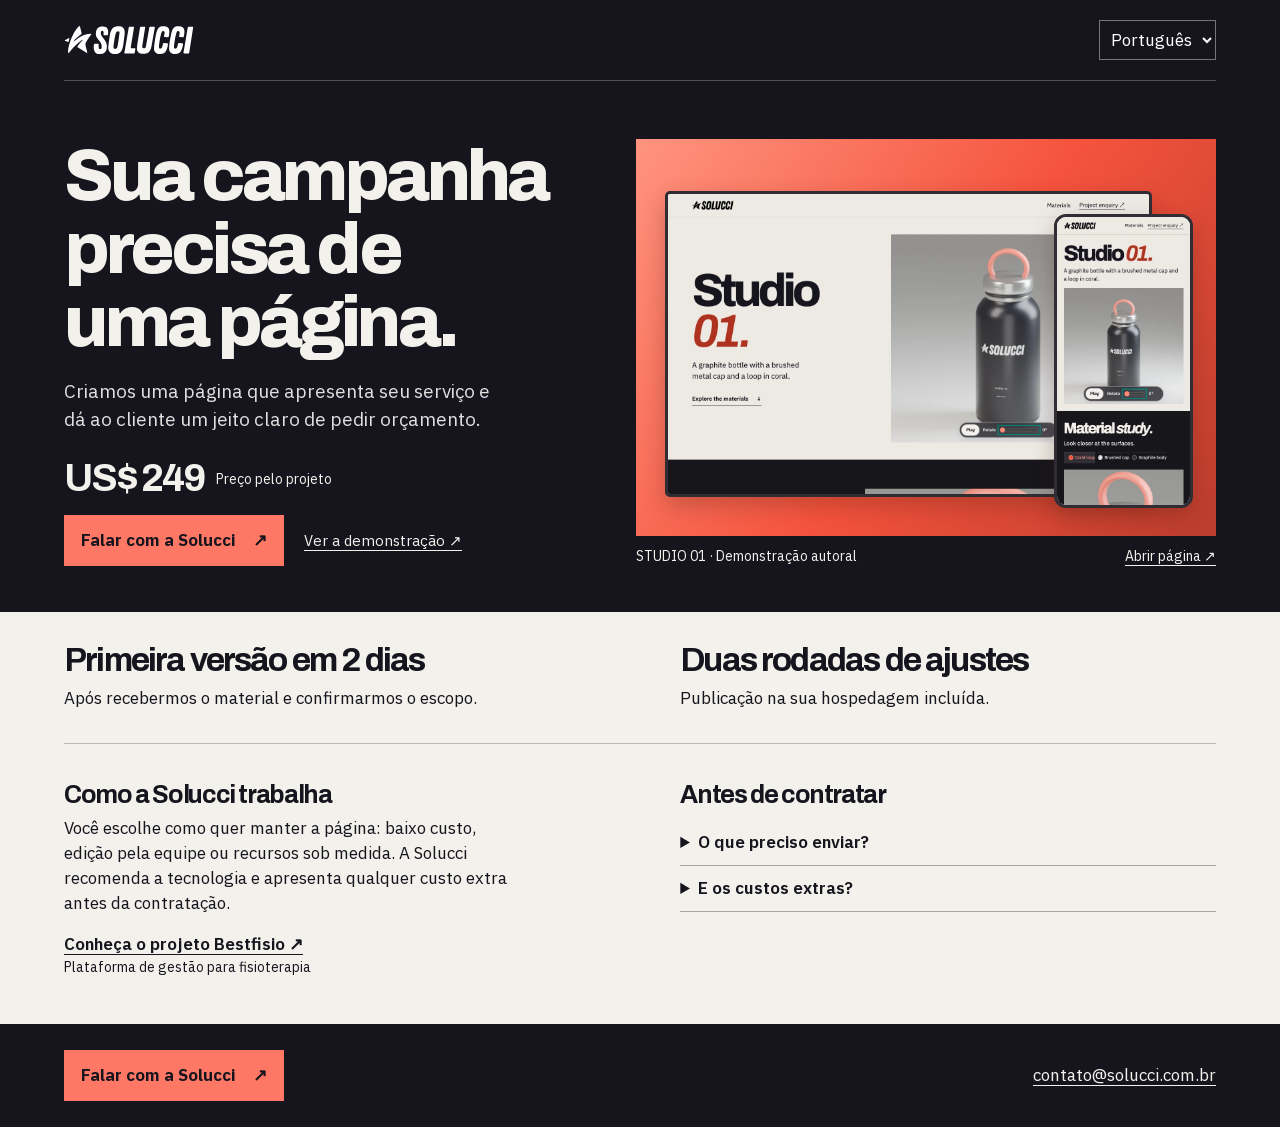
<file: landing/campaign/index.html>
<!DOCTYPE html>

<html lang="en"><head><meta charset="utf-8"/><meta content="width=device-width, initial-scale=1" name="viewport"/><title>Landing page | Solucci</title><link href="offer.css" rel="stylesheet"/><script defer="" src="offer.js"></script></head><body>
<header><div class="wrap top"><a href="../../index.html"><img alt="Solucci" src="../../assets/solucci-wordmark.svg"/></a><select aria-label="Choose language"><option value="br">Português</option><option selected="" value="us">English</option><option value="es">Español</option><option value="fr">Français</option></select></div></header>
<main><section class="wrap hero"><div class="pitch"><h1 data-i="21">Give your campaign a landing page.</h1><p data-i="22">We build a landing page that shows customers what you do and gives them a clear way to request a quote.</p><div class="price"><strong data-i="3">US$249</strong><span data-i="4">Project price</span></div><div class="actions"><a class="cta" href="https://wa.me/5512981569832"><span data-i="23">Contact Solucci</span> <span aria-hidden="true">↗</span></a><a class="demo" href="studio01/index.html"><span data-i="24">See the demo</span> <span aria-hidden="true">↗</span></a></div></div><figure><a aria-label="STUDIO 01" href="studio01/index.html"><div class="mount"><img alt="Studio 01" class="desktop" src="studio01/tela_1440.webp"/><img alt="" class="phone" src="studio01/tela_390.webp"/></div></a><figcaption><span data-i="29">STUDIO 01 · Studio concept</span><a class="" href="studio01/index.html"><span data-i="30">Open demo</span> <span aria-hidden="true">↗</span></a></figcaption></figure></section><section class="light"><div class="wrap"><div class="scope"><div><h2 data-i="25">First version in 2 days</h2><p data-i="26">Once we receive your materials and agree on the scope.</p></div><div><h2 data-i="27">Two rounds of revisions</h2><p data-i="28">Publishing on your hosting is included.</p></div></div><div class="proof"><div><h2 data-i="31">How Solucci works</h2><p data-i="32">Tell us what matters most: low running costs, editing the page yourself, or custom features. We recommend the technology and quote any extras before you commit.</p><a class="" href="../../cases/bestfisio.html"><span data-i="33">Explore the Bestfisio project</span> <span aria-hidden="true">↗</span></a><small data-i="34">Practice management platform for physiotherapy</small></div><div class="faq"><h2 data-i="35">Before you order</h2><details><summary><span data-i="36">What should I send?</span></summary><p data-i="12">Final copy, images, brand assets and access to your hosting. We agree on the content and button destination before we start.</p></details><details><summary><span data-i="37">What costs extra?</span></summary><p data-i="16">You pay for your domain and hosting. Copywriting, translation, forms and integrations require a separate quote. You approve any extras before work begins.</p><p data-i="20">Prices are in US dollars. Your bank may apply exchange rates and fees.</p></details></div></div></div></section></main><footer class="wrap"><a class="cta" href="https://wa.me/5512981569832"><span data-i="23">Contact Solucci</span> <span aria-hidden="true">↗</span></a><a href="mailto:contato@solucci.com.br" id="email">contato@solucci.com.br</a></footer></body></html>
</file>
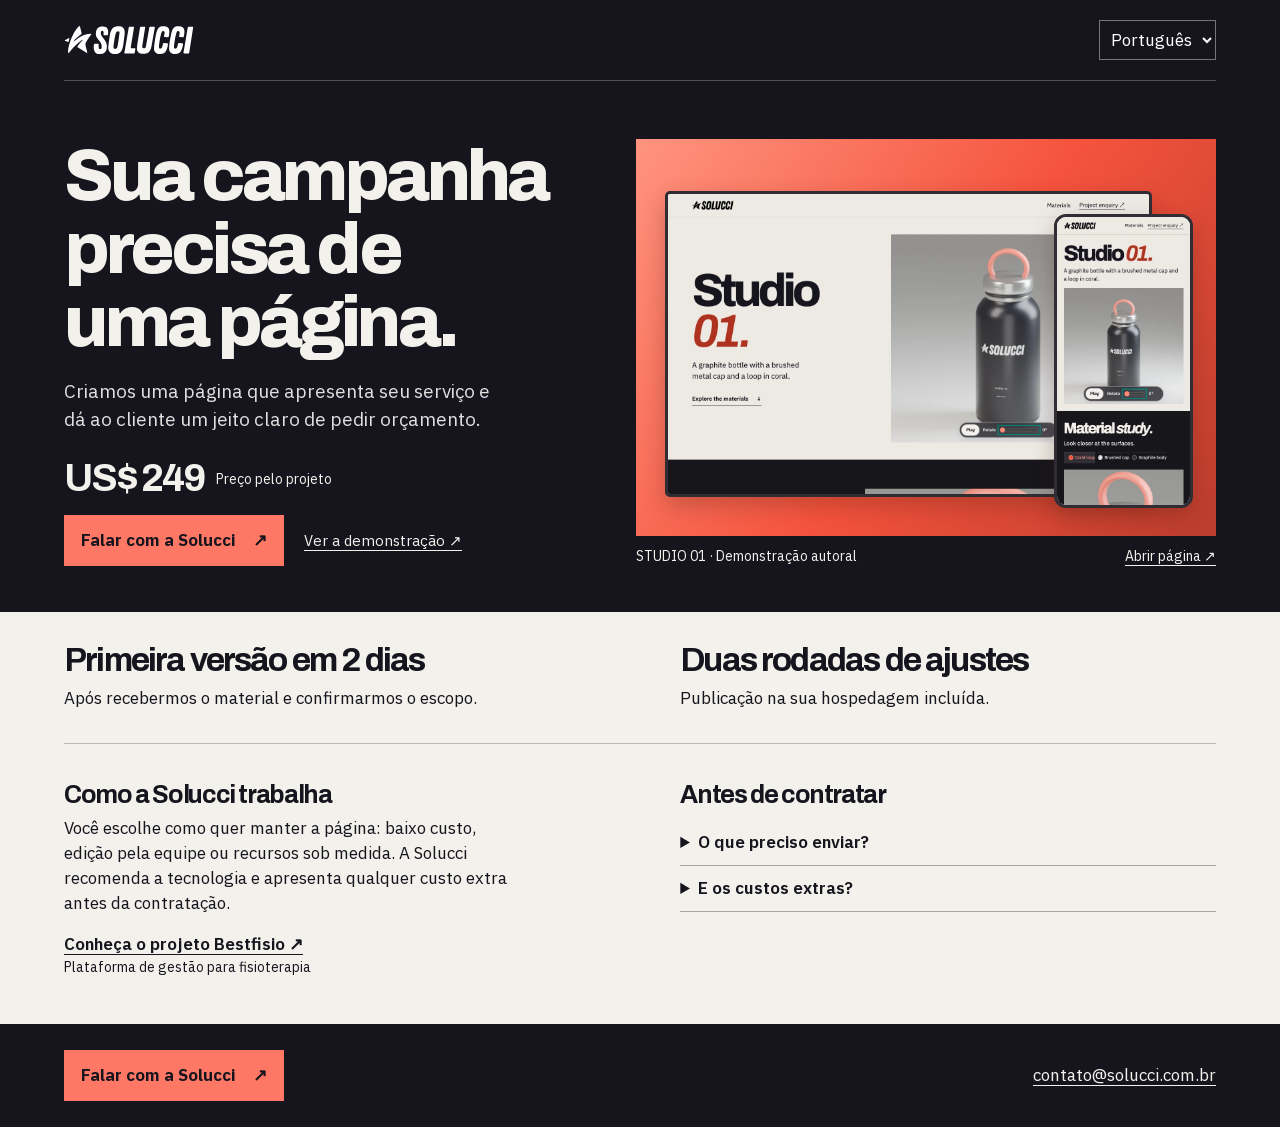
<file: landing/wordpress/index.html>
<!doctype html><html lang="en"><meta charset="utf-8"><title>Landing page | Solucci</title><a href="../campaign/index.html">Open the Solucci landing page</a><script>const url=new URL('../campaign/index.html',location.href);url.search=location.search;url.hash=location.hash;location.replace(url)</script></html>
</file>
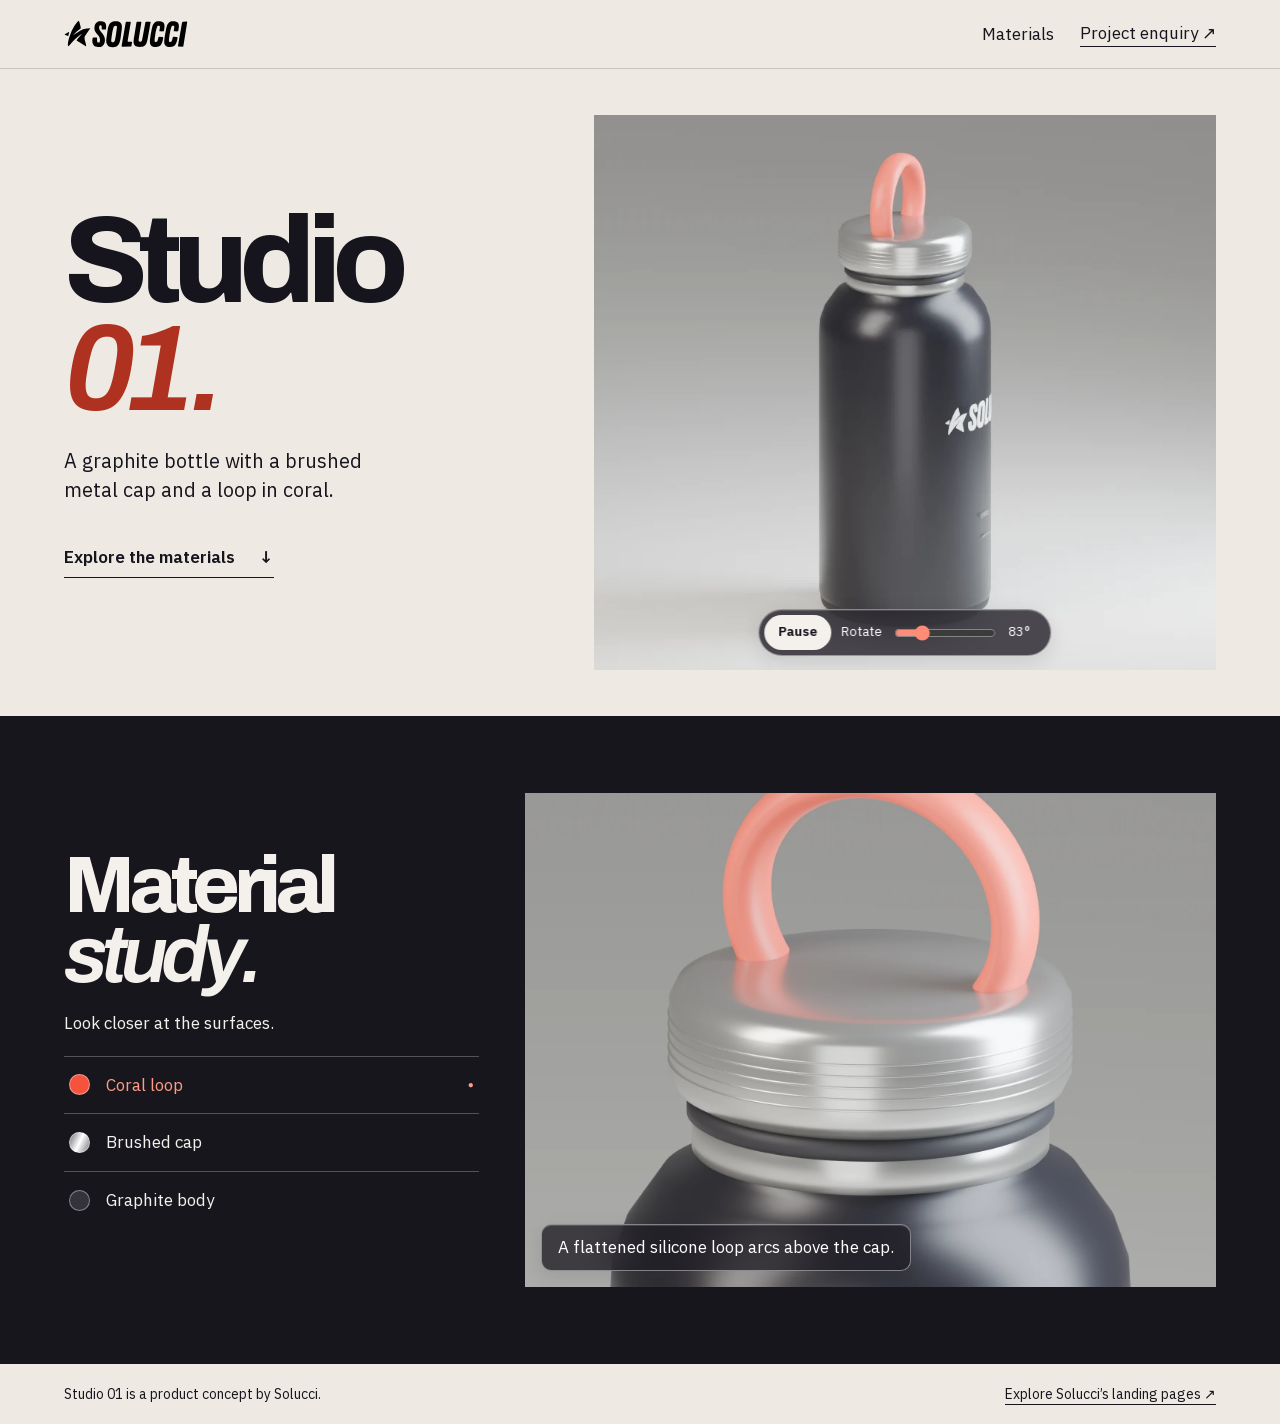
<file: landing/campaign/studio01/index.html>
<!doctype html>
<html lang="en">
<head>
<meta charset="utf-8"><meta name="viewport" content="width=device-width,initial-scale=1">
<meta name="robots" content="noindex,nofollow">
<title>Studio 01 · Solucci</title>
<meta name="description" content="Turn the Studio 01 bottle and explore its graphite body, brushed cap and coral loop. An interactive product study by Solucci.">
<link rel="stylesheet" href="style.css"><script defer src="studio.js"></script>
</head>
<body>
<a class="skip" href="#object">Skip to the object</a>
<header><a href="../index.html"><img src="../../../assets/solucci-wordmark.svg" alt="Solucci"></a><nav aria-label="Studio navigation"><a href="#materials">Materials</a><a class="back" href="../index.html">Project enquiry ↗</a></nav></header>
<main>
<section class="hero" id="object" aria-labelledby="title">
<div class="intro"><h1 id="title">Studio <i>01.</i></h1><p>A graphite bottle with a brushed metal cap and a loop in coral.</p><a class="down" href="#materials">Explore the materials <span aria-hidden="true">↓</span></a></div>
<div class="stage" id="stage"><img id="bottle" src="orbit/00.webp" width="840" height="880" draggable="false" alt="Studio 01 bottle with its coral loop, brushed cap and graphite body"><div class="glass controls" hidden><button id="play" type="button" aria-label="Pause rotation">Pause</button><label for="angle">Rotate</label><input type="range" min="0" max="47" value="0" id="angle" aria-label="Bottle rotation"><output for="angle" id="degrees">0°</output></div></div>
</section>
<section id="materials" class="materials" aria-labelledby="materialTitle"><div class="materialNav"><h2 id="materialTitle">Material<br><i>study.</i></h2><p>Look closer at the surfaces.</p><div class="choices" role="group" aria-label="Select a material"><button data-part="loop" aria-pressed="true"><span class="swatch loop"></span>Coral loop</button><button data-part="cap" aria-pressed="false"><span class="swatch cap"></span>Brushed cap</button><button data-part="body" aria-pressed="false"><span class="swatch body"></span>Graphite body</button></div></div>
<figure class="macro"><img id="macro" src="detail.webp" alt="Close view of the silicone loop" width="800" height="800"><figcaption class="glass" id="materialNote" aria-live="polite">A flattened silicone loop arcs above the cap.</figcaption></figure></section>
</main><footer><p>Studio 01 is a product concept by Solucci.</p><a href="../index.html">Explore Solucci’s landing pages ↗</a></footer>
</body></html>
</file>
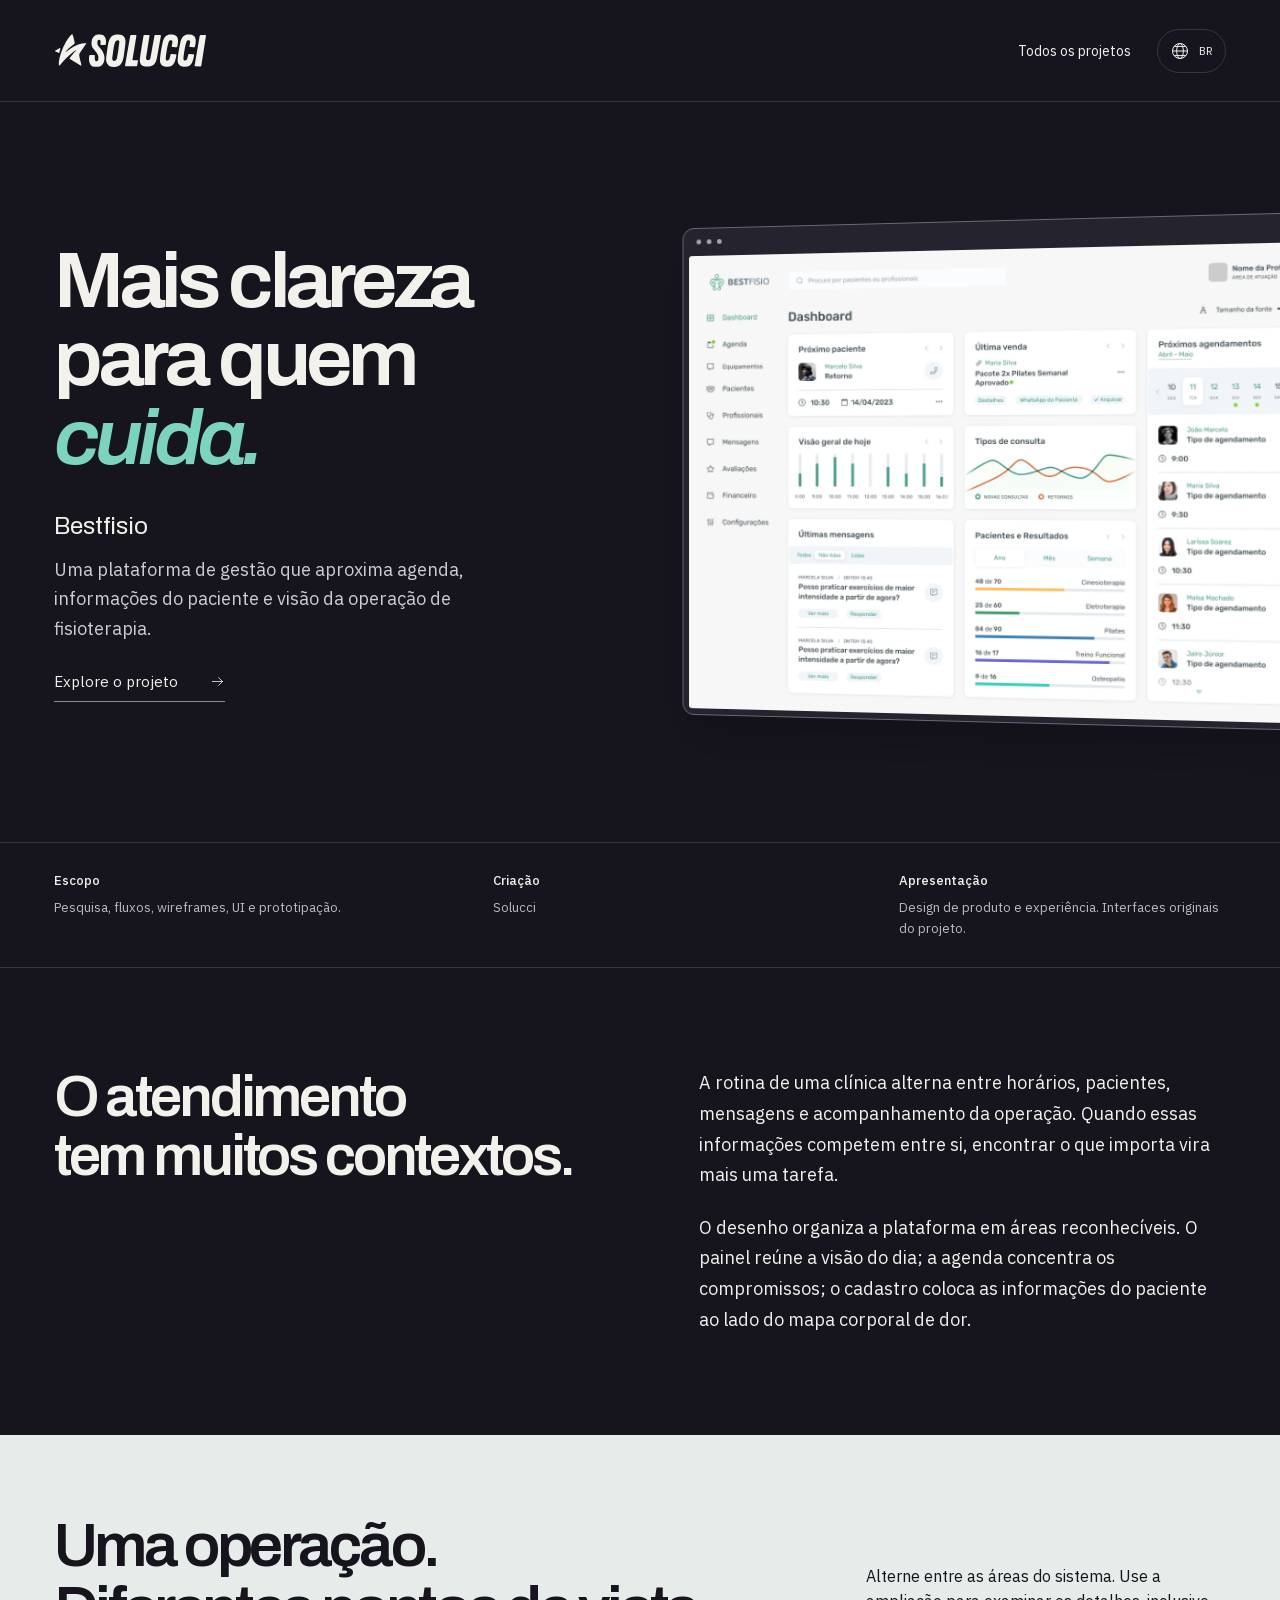
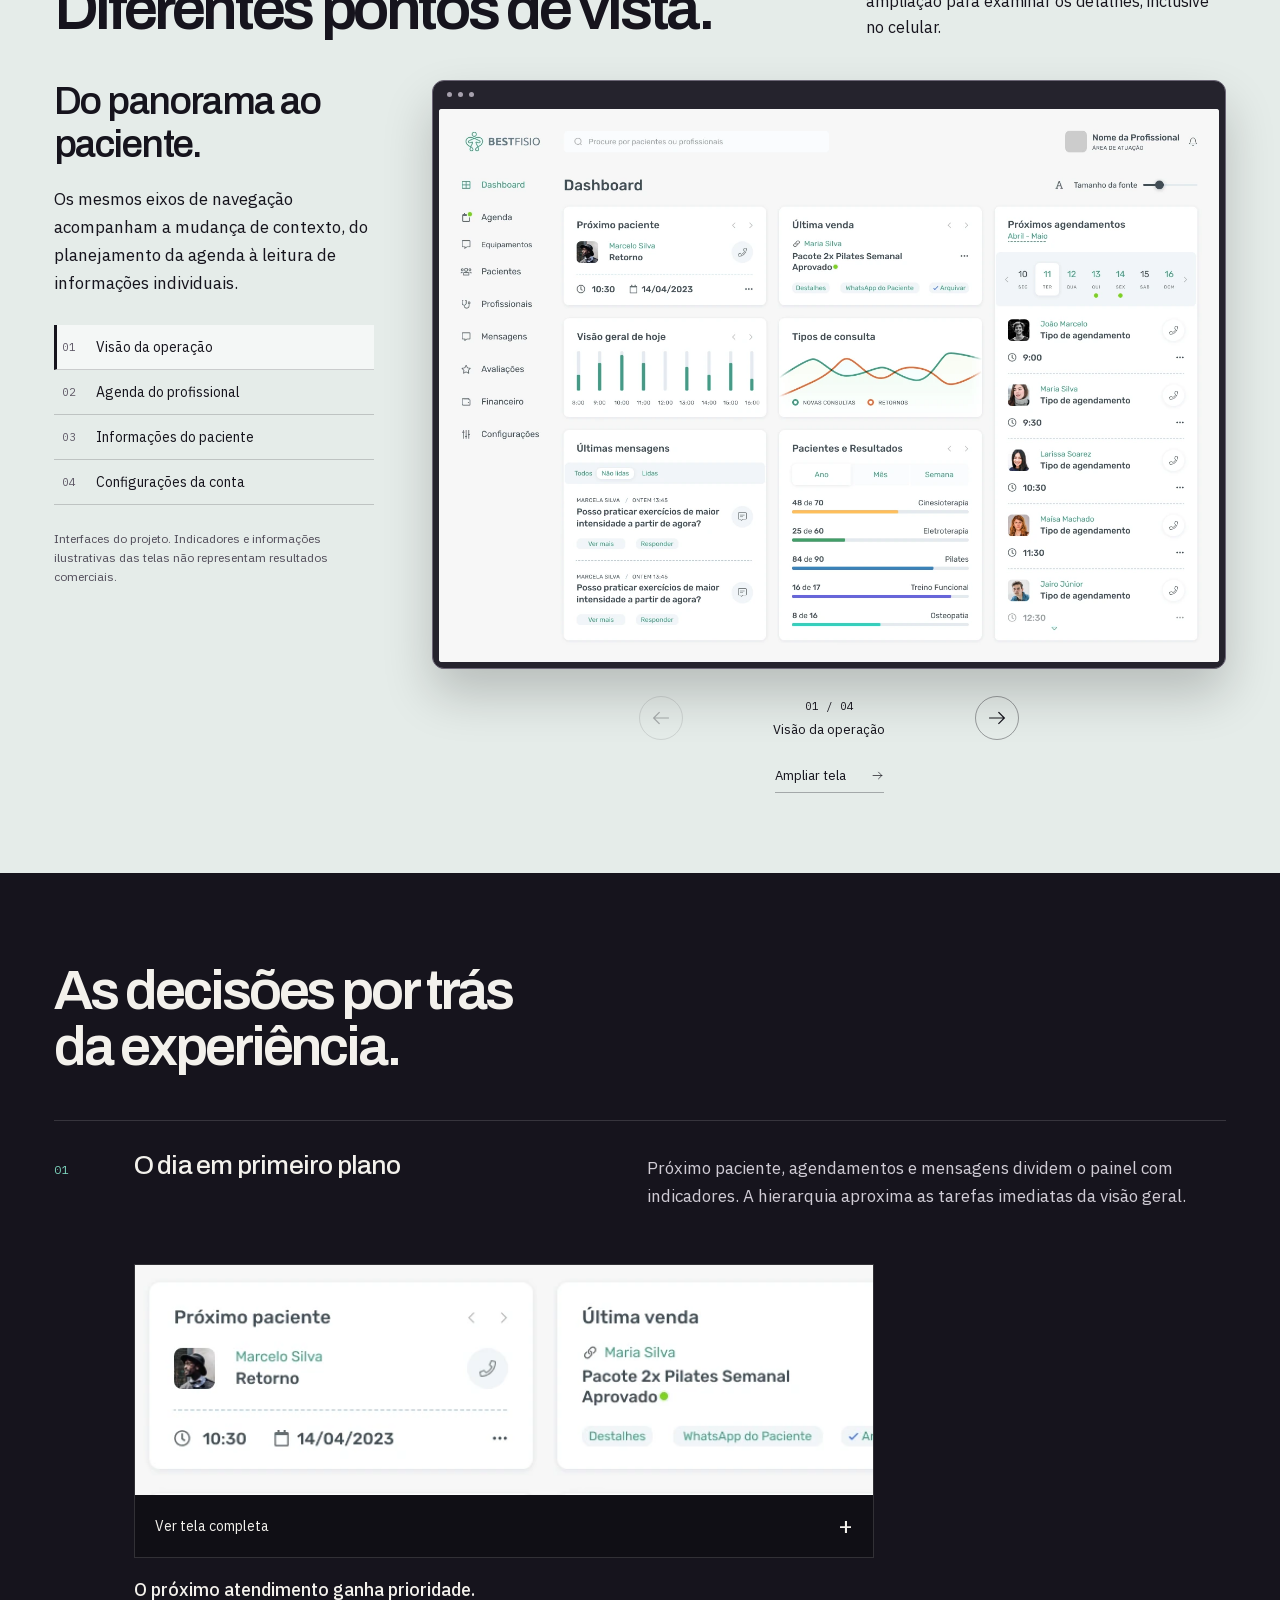
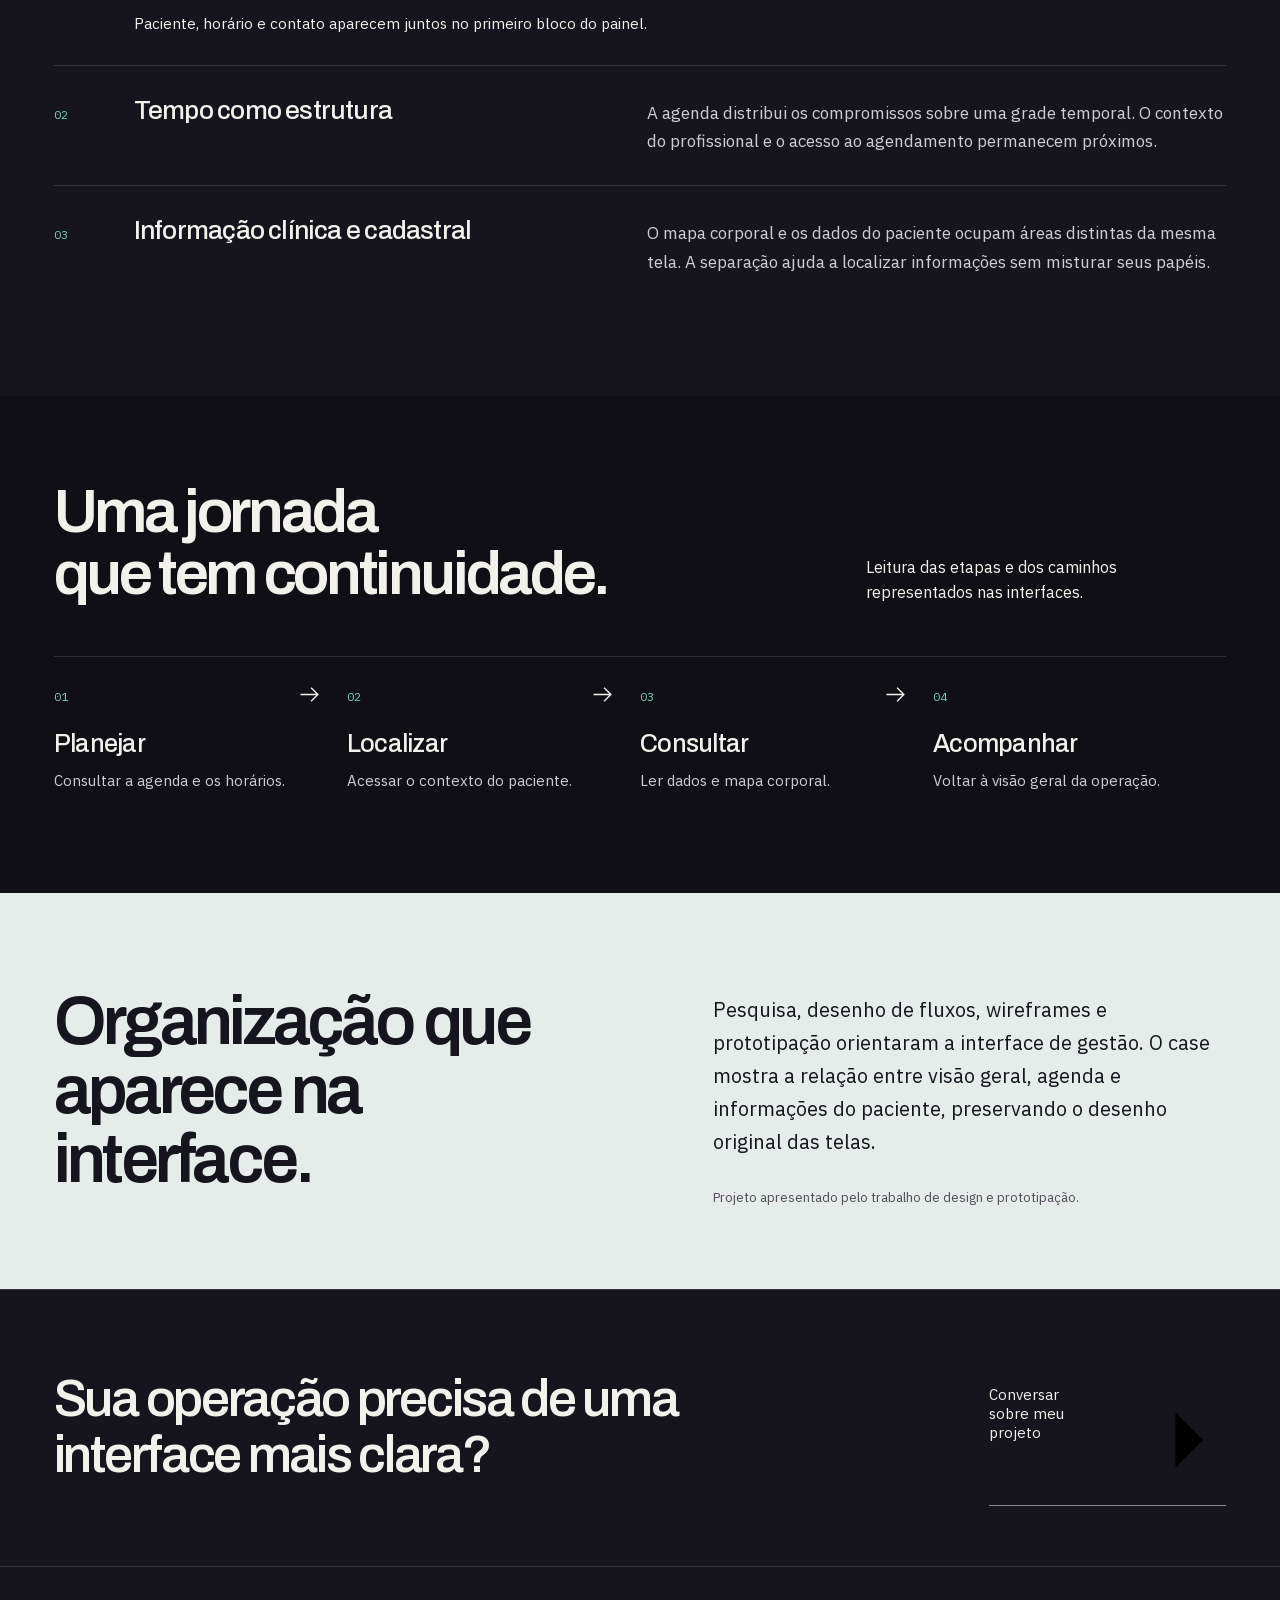
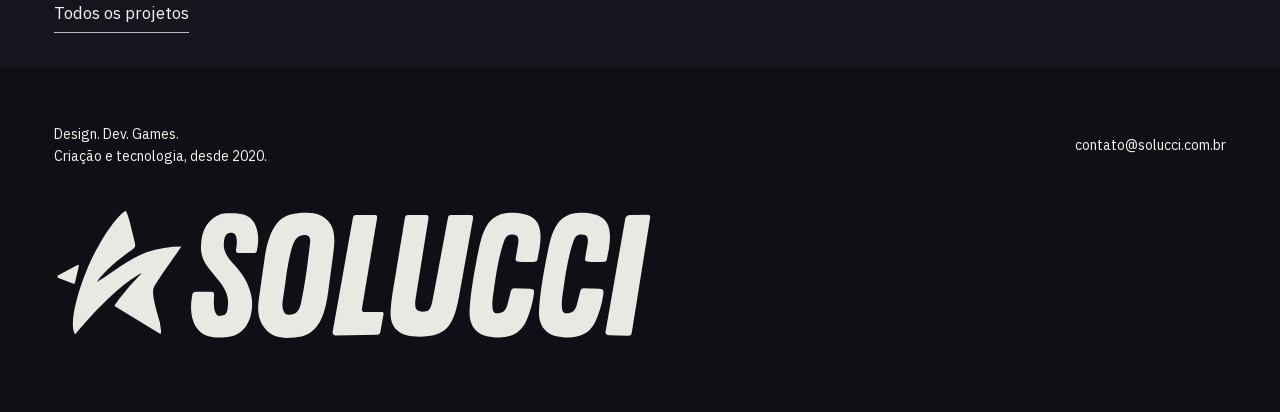
<file: cases/bestfisio.html>
<!doctype html><html lang="pt-BR"><head><meta charset="utf-8"><meta name="viewport" content="width=device-width,initial-scale=1"><meta name="robots" content="index,follow"><title>Bestfisio · Solucci</title><meta name="description" content="Uma plataforma de gestão que aproxima agenda, informações do paciente e visão da operação de fisioterapia."><link rel="icon" href="../assets/favicon.svg?v=restauro1" type="image/svg+xml"><link rel="stylesheet" href="../css/site.css?v=838fe1ed4f7d"><link rel="stylesheet" href="../css/conlife.css?v=fdd514cca93e"><link rel="stylesheet" href="../css/portfolio-cases.css?v=ce9e4d5cea6f"><script>document.documentElement.classList.add('js')</script><script defer src="../js/case-gallery.js?v=85a61152be73"></script><link rel="stylesheet" href="../css/language.css?v=56a81ce5011c"><script src="../js/locales/translations.js?v=d2462c45100b" defer></script><script src="../js/language.js?v=e74c4bed5656" defer></script><script src="../js/interest.js?v=975e9d2396b3" defer></script><link rel="canonical" href="https://solucci.com.br/cases/bestfisio.html"><meta property="og:title" content="Bestfisio · Solucci"><meta property="og:description" content="Uma plataforma de gestão que aproxima agenda, informações do paciente e visão da operação de fisioterapia."><meta property="og:type" content="website"><meta property="og:url" content="https://solucci.com.br/cases/bestfisio.html"><meta property="og:locale" content="pt_BR"><meta property="og:site_name" content="Solucci"><meta property="og:image" content="https://solucci.com.br/assets/og-futuro.jpg?v=restauro1"><meta property="og:image:width" content="1200"><meta property="og:image:height" content="630"><meta property="og:image:alt" content="Solucci. Ideia boa merece existir. Design, desenvolvimento e jogos."><meta name="twitter:card" content="summary_large_image"><meta name="twitter:image" content="https://solucci.com.br/assets/og-futuro.jpg?v=restauro1"><script type="application/ld+json">{"@context": "https://schema.org", "@type": "WebPage", "name": "Bestfisio · Solucci", "description": "Uma plataforma de gestão que aproxima agenda, informações do paciente e visão da operação de fisioterapia.", "url": "https://solucci.com.br/cases/bestfisio.html", "publisher": {"@type": "Organization", "@id": "https://solucci.com.br/#solucci", "name": "Solucci", "url": "https://solucci.com.br/", "logo": "https://solucci.com.br/assets/logo.svg", "email": "contato@solucci.com.br", "telephone": "+5512981569832"}, "inLanguage": "pt-BR"}</script><script>
if (location.hostname === 'solucci.com.br' || location.hostname === 'www.solucci.com.br') {
  window.dataLayer = window.dataLayer || [];
  function gtag(){dataLayer.push(arguments);}
  gtag('js', new Date());
  gtag('config', 'G-GYV1TLJXM9');
  const analytics = document.createElement('script');
  analytics.async = true;
  analytics.src = 'https://www.googletagmanager.com/gtag/js?id=G-GYV1TLJXM9';
  document.head.append(analytics);
}
</script></head>
<body class="case-page portfolio-case" data-project="bestfisio" data-device="desktop" style="--case-accent:#7dd4bd;--app-surface:#e5ece9"><a class="skip" href="#conteudo">Pular para o conteúdo</a><header class="header"><a class="logo" href="../index.html" aria-label="Solucci, início"><img src="../assets/logo.svg?v=restauro1" alt="Solucci" width="2030" height="454"></a><nav aria-label="Navegação principal"><a class="case-back" href="../index.html#projetos">Todos os projetos</a></nav></header>
<main id="conteudo"><section class="case-intro section-pad"><div class="case-intro-copy"><h1>Mais clareza<br>para quem <i>cuida.</i></h1><p class="project-name">Bestfisio</p><p class="hero-description">Uma plataforma de gestão que aproxima agenda, informações do paciente e visão da operação de fisioterapia.</p><a class="text-link" href="#experiencia">Explore o projeto <svg class="arrow-icon" viewBox="0 0 24 24" aria-hidden="true"><path d="M4 12h16m-6-6 6 6-6 6"/></svg></a></div><div class="intro-visual desktop"><div class="browser-device"><div class="browser-screen"><img class="" src="../assets/cases/bestfisio/dashboard.webp" alt="Bestfisio, interface original" loading="lazy"></div></div></div></section>
<div class="case-credits section-pad"><p><strong>Escopo</strong><span>Pesquisa, fluxos, wireframes, UI e prototipação.</span></p><p><strong>Criação</strong><span>Solucci</span></p><p><strong>Apresentação</strong><span>Design de produto e experiência. Interfaces originais do projeto.</span></p></div>
<section class="case-context section-pad"><h2>O atendimento<br>tem muitos contextos.</h2><div><p>A rotina de uma clínica alterna entre horários, pacientes, mensagens e acompanhamento da operação. Quando essas informações competem entre si, encontrar o que importa vira mais uma tarefa.</p><p>O desenho organiza a plataforma em áreas reconhecíveis. O painel reúne a visão do dia; a agenda concentra os compromissos; o cadastro coloca as informações do paciente ao lado do mapa corporal de dor.</p></div></section>
<section class="case-experience section-pad" id="experiencia"><div class="experience-heading"><h2>Uma operação.<br>Diferentes pontos de vista.</h2><p>Alterne entre as áreas do sistema. Use a ampliação para examinar os detalhes, inclusive no celular.</p></div><div class="case-modules" aria-label="Jornadas do projeto"><button type="button" data-module="0" aria-pressed="true">Plataforma<span>04</span></button></div>
<div class="case-explorer desktop"><div class="gallery-copy"><h3 id="module-heading">Do panorama ao paciente.</h3><p id="module-description">Os mesmos eixos de navegação acompanham a mudança de contexto, do planejamento da agenda à leitura de informações individuais.</p><div class="gallery-list" aria-label="Telas da jornada"><button type="button" data-screen="dashboard" aria-current="true"><span>01</span>Visão da operação</button><button type="button" data-screen="agenda" aria-current="false"><span>02</span>Agenda do profissional</button><button type="button" data-screen="paciente" aria-current="false"><span>03</span>Informações do paciente</button><button type="button" data-screen="configuracoes" aria-current="false"><span>04</span>Configurações da conta</button></div><p class="gallery-note">Interfaces do projeto. Indicadores e informações ilustrativas das telas não representam resultados comerciais.</p></div>
<div class="gallery-stage" tabindex="0" role="group" aria-label="Explorador de telas. Use as setas do teclado para navegar."><div class="browser-device"><div class="gallery-viewport browser-screen" tabindex="0" aria-label="Tela do projeto, role para explorar"><div class="gallery-surface"><img id="app-screen" src="../assets/cases/bestfisio/dashboard.webp" alt="Bestfisio: Visão da operação" width="1440" height="1020"><div class="hotspot-layer"></div><div class="suspense-overlay" hidden aria-hidden="true"></div></div></div></div>
<div class="gallery-controls"><button id="previous-screen" type="button" aria-label="Tela anterior" disabled><svg class="arrow-icon" viewBox="0 0 24 24" aria-hidden="true"><path d="M4 12h16m-6-6 6 6-6 6"/></svg></button><p id="screen-status" role="status">01 / 04<span>Visão da operação</span></p><button id="next-screen" type="button" aria-label="Próxima tela"><svg class="arrow-icon" viewBox="0 0 24 24" aria-hidden="true"><path d="M4 12h16m-6-6 6 6-6 6"/></svg></button></div><button class="zoom-screen" type="button">Ampliar tela <svg class="arrow-icon" viewBox="0 0 24 24" aria-hidden="true"><path d="M4 12h16m-6-6 6 6-6 6"/></svg></button></div></div><p class="gallery-error" role="alert" hidden>Não foi possível carregar a navegação. As telas estão disponíveis abaixo.</p><div class="gallery-fallback"><details class="fallback-gallery"><summary>Plataforma</summary><div><figure><img class="" src="../assets/cases/bestfisio/dashboard.webp" alt="Visão da operação" loading="lazy"><figcaption>Visão da operação</figcaption></figure><figure><img class="" src="../assets/cases/bestfisio/agenda.webp" alt="Agenda do profissional" loading="lazy"><figcaption>Agenda do profissional</figcaption></figure><figure><img class="" src="../assets/cases/bestfisio/paciente.webp" alt="Informações do paciente" loading="lazy"><figcaption>Informações do paciente</figcaption></figure><figure><img class="" src="../assets/cases/bestfisio/configuracoes.webp" alt="Configurações da conta" loading="lazy"><figcaption>Configurações da conta</figcaption></figure></div></details></div></section>
<section class="decisions section-pad"><h2>As decisões por trás<br>da experiência.</h2><div class="decision-rows"><article><span>01</span><h3>O dia em primeiro plano</h3><p>Próximo paciente, agendamentos e mensagens dividem o painel com indicadores. A hierarquia aproxima as tarefas imediatas da visão geral.</p><figure class="decision-evidence"><details><summary><span class="evidence-crop" style="--crop-position:20% 0%"><img src="../assets/cases/bestfisio/dashboard.webp" alt="O próximo atendimento ganha prioridade." loading="lazy"></span><span class="evidence-action">Ver tela completa<span aria-hidden="true">+</span></span></summary><img class="evidence-full" src="../assets/cases/bestfisio/dashboard.webp" alt="O próximo atendimento ganha prioridade." loading="lazy"></details><figcaption><strong>O próximo atendimento ganha prioridade.</strong><span>Paciente, horário e contato aparecem juntos no primeiro bloco do painel.</span></figcaption></figure></article><article><span>02</span><h3>Tempo como estrutura</h3><p>A agenda distribui os compromissos sobre uma grade temporal. O contexto do profissional e o acesso ao agendamento permanecem próximos.</p></article><article><span>03</span><h3>Informação clínica e cadastral</h3><p>O mapa corporal e os dados do paciente ocupam áreas distintas da mesma tela. A separação ajuda a localizar informações sem misturar seus papéis.</p></article></div></section>
<section class="case-journey section-pad"><div class="experience-heading"><h2>Uma jornada<br>que tem continuidade.</h2><p>Leitura das etapas e dos caminhos representados nas interfaces.</p></div><ol style="--steps:4"><li><span>01</span><h3>Planejar</h3><p>Consultar a agenda e os horários.</p><svg class="arrow-icon" viewBox="0 0 24 24" aria-hidden="true"><path d="M4 12h16m-6-6 6 6-6 6"/></svg></li><li><span>02</span><h3>Localizar</h3><p>Acessar o contexto do paciente.</p><svg class="arrow-icon" viewBox="0 0 24 24" aria-hidden="true"><path d="M4 12h16m-6-6 6 6-6 6"/></svg></li><li><span>03</span><h3>Consultar</h3><p>Ler dados e mapa corporal.</p><svg class="arrow-icon" viewBox="0 0 24 24" aria-hidden="true"><path d="M4 12h16m-6-6 6 6-6 6"/></svg></li><li><span>04</span><h3>Acompanhar</h3><p>Voltar à visão geral da operação.</p></li></ol></section>
<section class="conlife-results section-pad"><h2>Organização que<br>aparece na interface.</h2><div><p>Pesquisa, desenho de fluxos, wireframes e prototipação orientaram a interface de gestão. O case mostra a relação entre visão geral, agenda e informações do paciente, preservando o desenho original das telas.</p><p class="source-note">Projeto apresentado pelo trabalho de design e prototipação.</p></div></section>
<section class="case-contact section-pad"><h2>Sua operação precisa de uma interface mais clara?</h2><a class="text-link" data-contact-case="Bestfisio" href="https://wa.me/5512981569832?text=Oi%2C+Solucci.+Vi+o+case+Bestfisio+e+quero+conversar+sobre+meu+projeto.">Conversar sobre meu projeto <svg viewBox="0 0 24 24" aria-hidden="true"><path d="M5 12h14m-6-6 6 6-6 6"/></svg></a></section><nav class="case-next section-pad" aria-label="Outros caminhos"><a href="../index.html#projetos">Todos os projetos</a></nav></main>
<footer class="footer section-pad"><div class="footer-top"><p>Design. Dev. Games.<br>Criação e tecnologia, desde 2020.</p><a href="mailto:contato@solucci.com.br">contato@solucci.com.br</a></div><img class="footer-logo" src="../assets/logo.svg?v=restauro1" alt="Solucci" width="2030" height="454" loading="lazy"></footer>
<dialog class="screen-dialog" aria-label="Interface ampliada"><div class="dialog-toolbar"><p id="dialog-title"></p><button id="dialog-scale" type="button" aria-pressed="false">Tamanho original</button><button id="dialog-close" type="button">Fechar</button></div><div class="dialog-scroll" tabindex="0"><img id="dialog-image" alt=""></div></dialog></body></html>
</file>
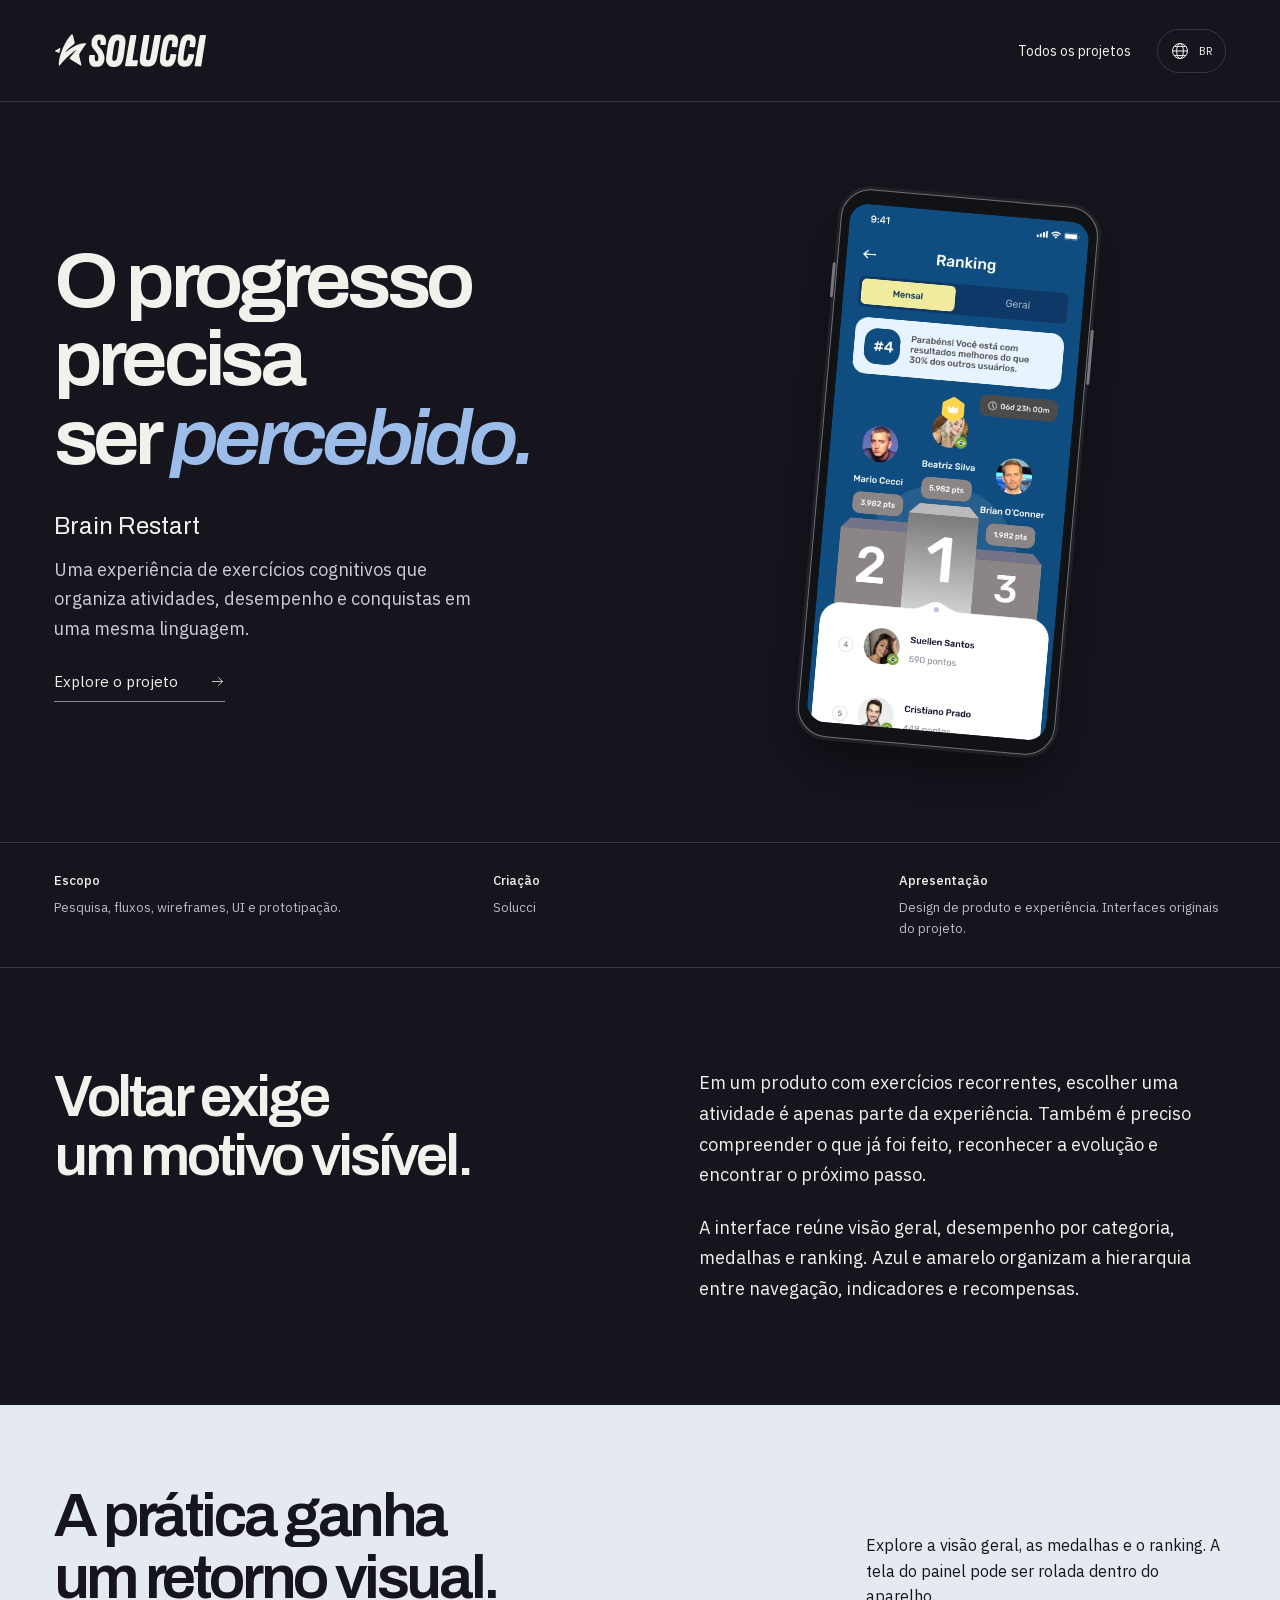
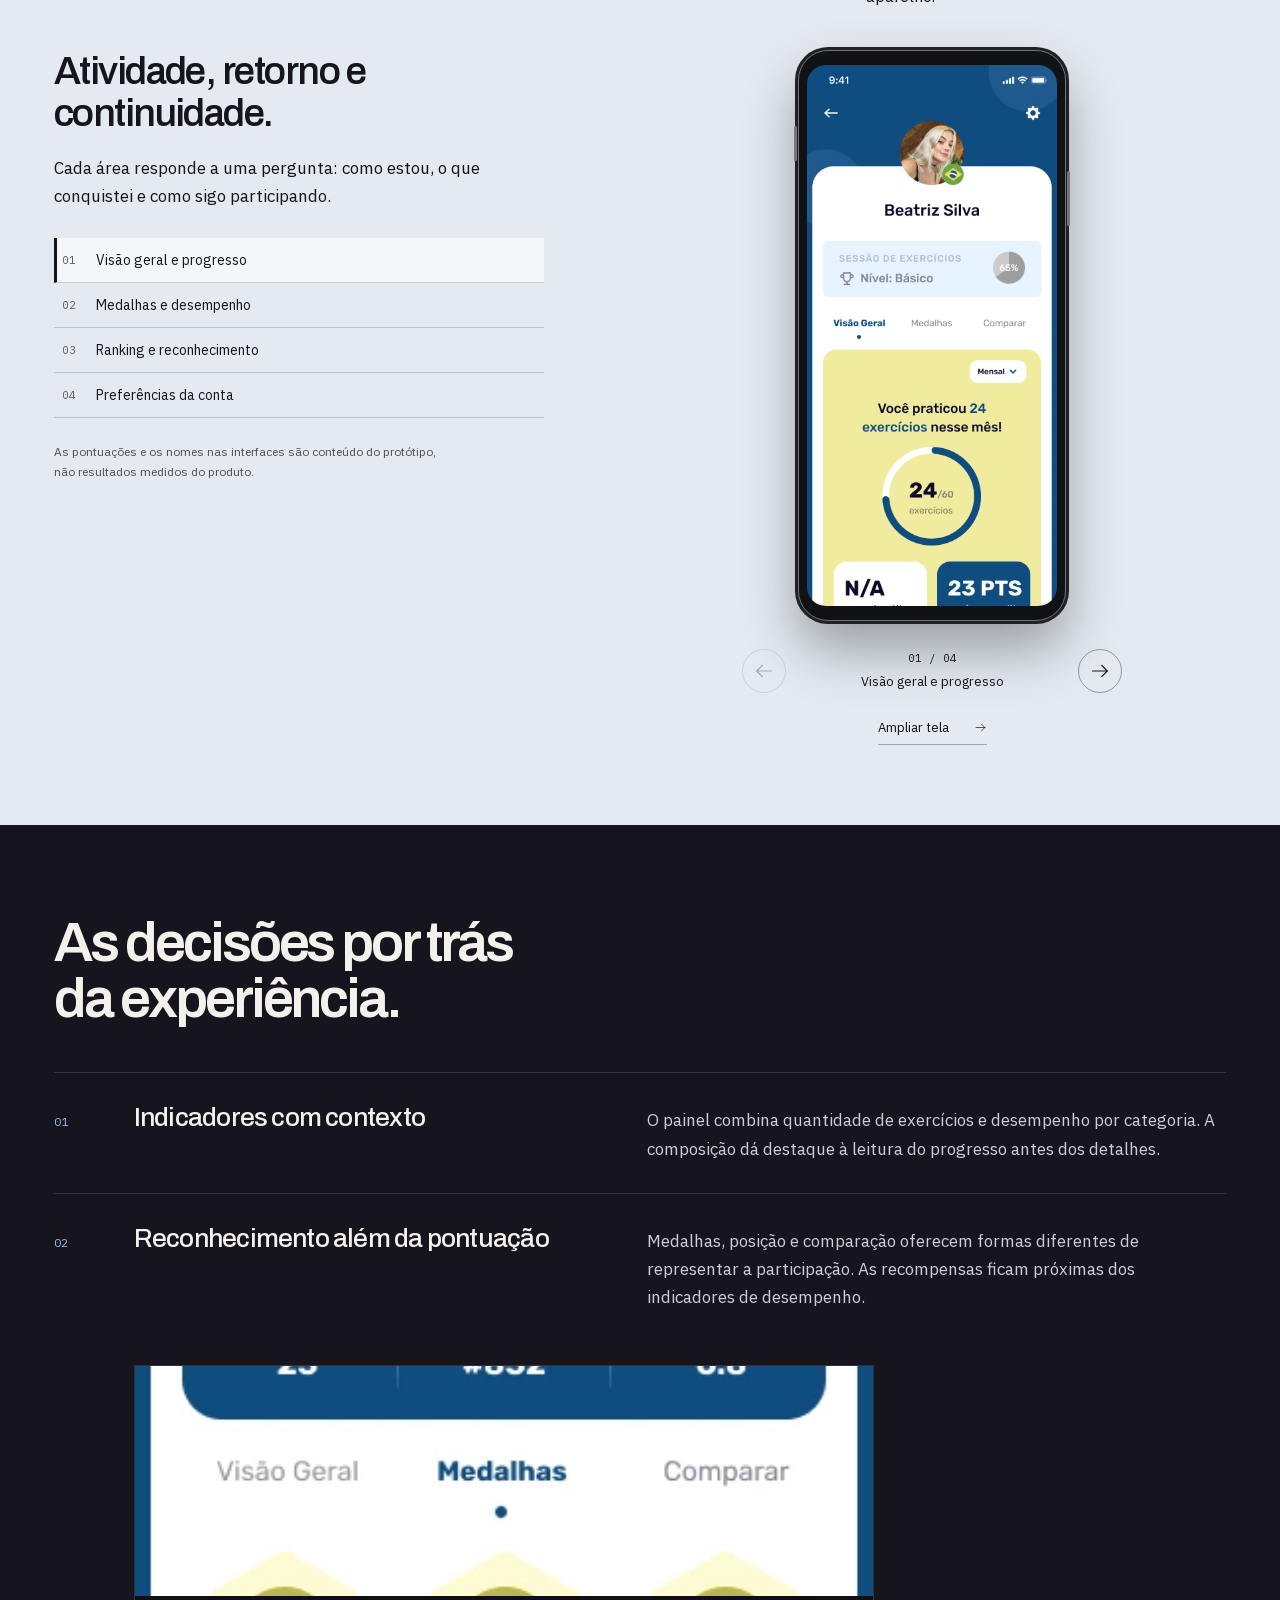
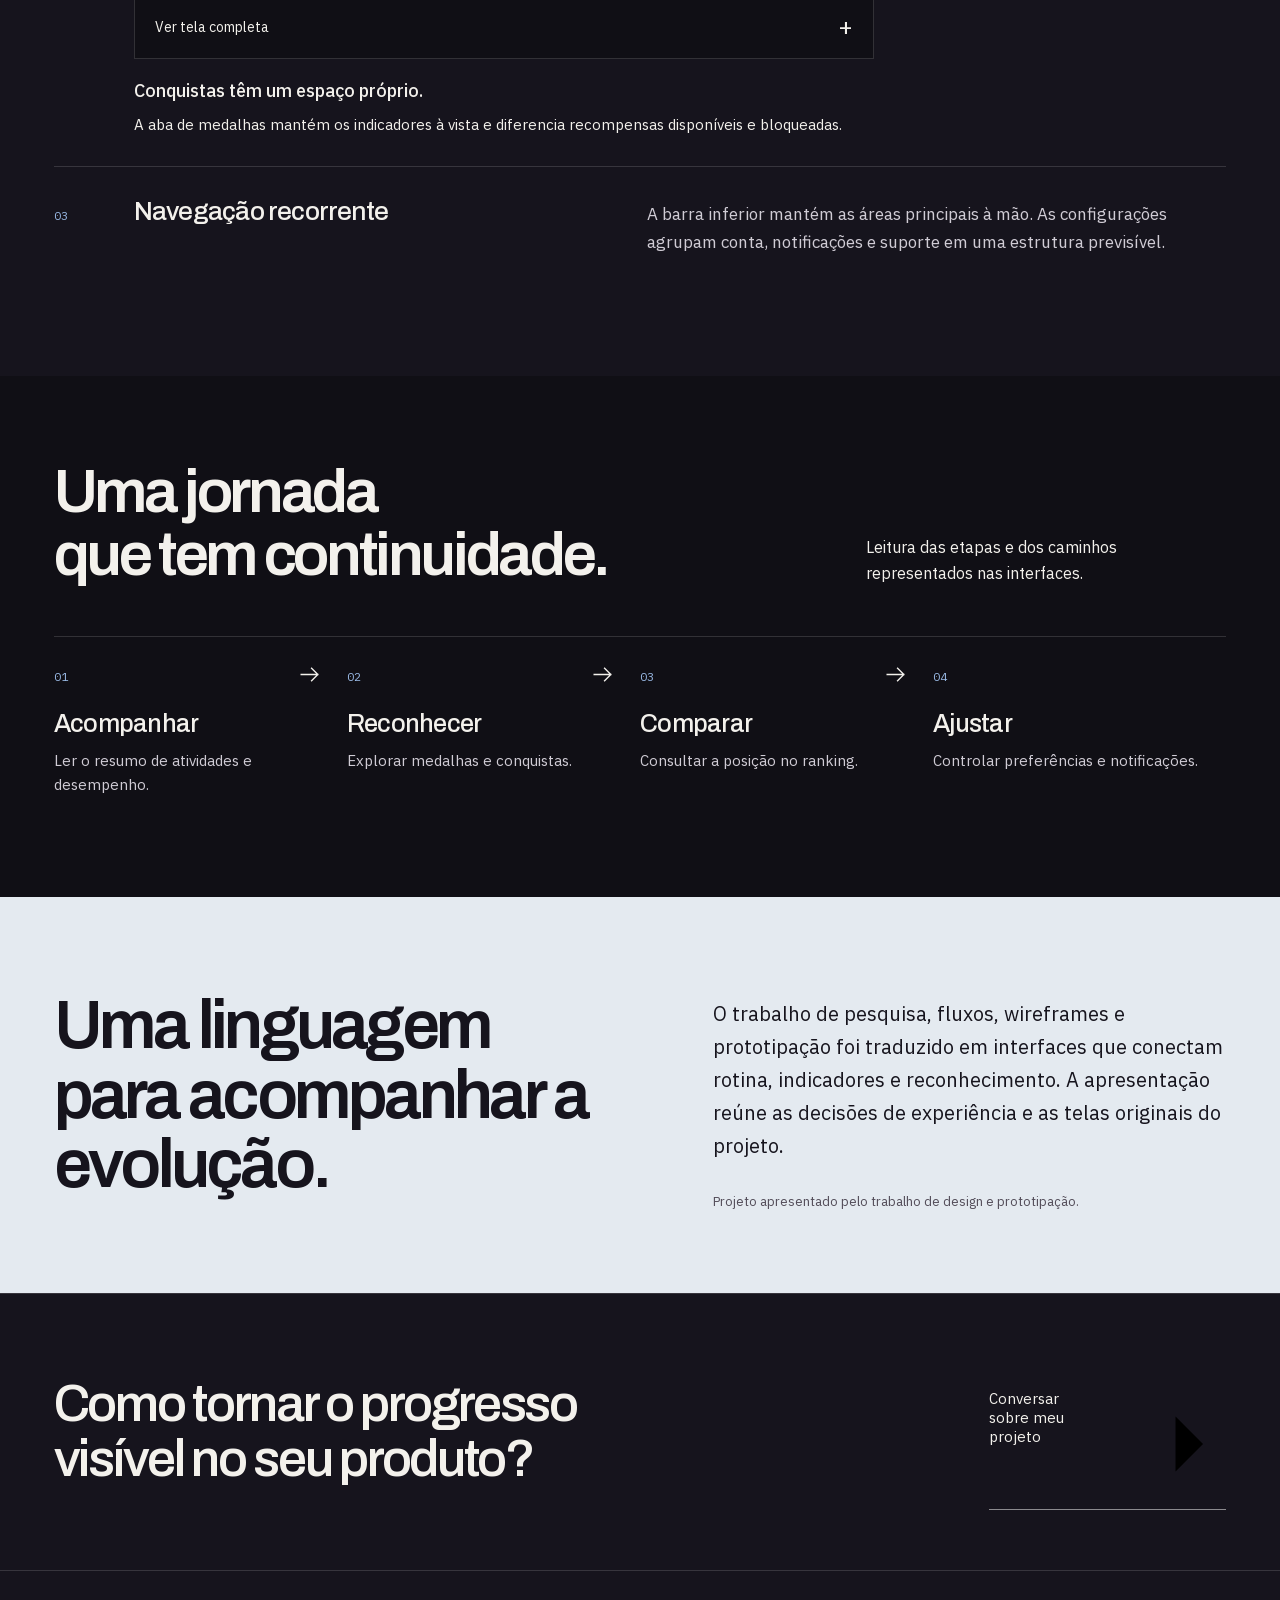
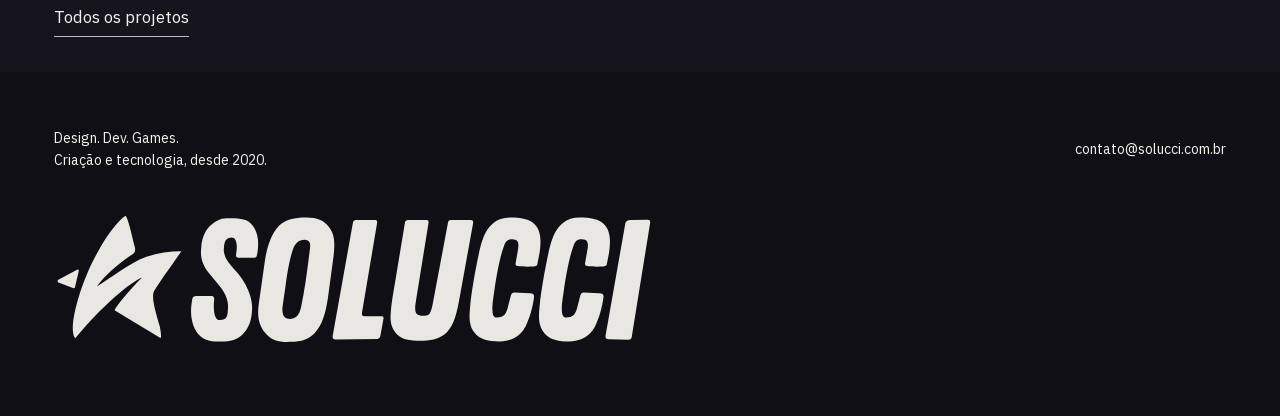
<file: cases/brain-restart.html>
<!doctype html><html lang="pt-BR"><head><meta charset="utf-8"><meta name="viewport" content="width=device-width,initial-scale=1"><meta name="robots" content="index,follow"><title>Brain Restart · Solucci</title><meta name="description" content="Uma experiência de exercícios cognitivos que organiza atividades, desempenho e conquistas em uma mesma linguagem."><link rel="icon" href="../assets/favicon.svg?v=restauro1" type="image/svg+xml"><link rel="stylesheet" href="../css/site.css?v=838fe1ed4f7d"><link rel="stylesheet" href="../css/conlife.css?v=fdd514cca93e"><link rel="stylesheet" href="../css/portfolio-cases.css?v=ce9e4d5cea6f"><script>document.documentElement.classList.add('js')</script><script defer src="../js/case-gallery.js?v=85a61152be73"></script><link rel="stylesheet" href="../css/language.css?v=56a81ce5011c"><script src="../js/locales/translations.js?v=d2462c45100b" defer></script><script src="../js/language.js?v=e74c4bed5656" defer></script><script src="../js/interest.js?v=975e9d2396b3" defer></script><link rel="canonical" href="https://solucci.com.br/cases/brain-restart.html"><meta property="og:title" content="Brain Restart · Solucci"><meta property="og:description" content="Uma experiência de exercícios cognitivos que organiza atividades, desempenho e conquistas em uma mesma linguagem."><meta property="og:type" content="website"><meta property="og:url" content="https://solucci.com.br/cases/brain-restart.html"><meta property="og:locale" content="pt_BR"><meta property="og:site_name" content="Solucci"><meta property="og:image" content="https://solucci.com.br/assets/og-futuro.jpg?v=restauro1"><meta property="og:image:width" content="1200"><meta property="og:image:height" content="630"><meta property="og:image:alt" content="Solucci. Ideia boa merece existir. Design, desenvolvimento e jogos."><meta name="twitter:card" content="summary_large_image"><meta name="twitter:image" content="https://solucci.com.br/assets/og-futuro.jpg?v=restauro1"><script type="application/ld+json">{"@context": "https://schema.org", "@type": "WebPage", "name": "Brain Restart · Solucci", "description": "Uma experiência de exercícios cognitivos que organiza atividades, desempenho e conquistas em uma mesma linguagem.", "url": "https://solucci.com.br/cases/brain-restart.html", "publisher": {"@type": "Organization", "@id": "https://solucci.com.br/#solucci", "name": "Solucci", "url": "https://solucci.com.br/", "logo": "https://solucci.com.br/assets/logo.svg", "email": "contato@solucci.com.br", "telephone": "+5512981569832"}, "inLanguage": "pt-BR"}</script><script>
if (location.hostname === 'solucci.com.br' || location.hostname === 'www.solucci.com.br') {
  window.dataLayer = window.dataLayer || [];
  function gtag(){dataLayer.push(arguments);}
  gtag('js', new Date());
  gtag('config', 'G-GYV1TLJXM9');
  const analytics = document.createElement('script');
  analytics.async = true;
  analytics.src = 'https://www.googletagmanager.com/gtag/js?id=G-GYV1TLJXM9';
  document.head.append(analytics);
}
</script></head>
<body class="case-page portfolio-case" data-project="brain-restart" data-device="phone" style="--case-accent:#9cbde9;--app-surface:#e4eaf0"><a class="skip" href="#conteudo">Pular para o conteúdo</a><header class="header"><a class="logo" href="../index.html" aria-label="Solucci, início"><img src="../assets/logo.svg?v=restauro1" alt="Solucci" width="2030" height="454"></a><nav aria-label="Navegação principal"><a class="case-back" href="../index.html#projetos">Todos os projetos</a></nav></header>
<main id="conteudo"><section class="case-intro section-pad"><div class="case-intro-copy"><h1>O progresso precisa<br>ser <i>percebido.</i></h1><p class="project-name">Brain Restart</p><p class="hero-description">Uma experiência de exercícios cognitivos que organiza atividades, desempenho e conquistas em uma mesma linguagem.</p><a class="text-link" href="#experiencia">Explore o projeto <svg class="arrow-icon" viewBox="0 0 24 24" aria-hidden="true"><path d="M4 12h16m-6-6 6 6-6 6"/></svg></a></div><div class="intro-visual phone"><div class="app-device"><div class="device-screen"><img class="" src="../assets/cases/brain-restart/ranking.webp" alt="Brain Restart, interface original" loading="lazy"></div></div></div></section>
<div class="case-credits section-pad"><p><strong>Escopo</strong><span>Pesquisa, fluxos, wireframes, UI e prototipação.</span></p><p><strong>Criação</strong><span>Solucci</span></p><p><strong>Apresentação</strong><span>Design de produto e experiência. Interfaces originais do projeto.</span></p></div>
<section class="case-context section-pad"><h2>Voltar exige<br>um motivo visível.</h2><div><p>Em um produto com exercícios recorrentes, escolher uma atividade é apenas parte da experiência. Também é preciso compreender o que já foi feito, reconhecer a evolução e encontrar o próximo passo.</p><p>A interface reúne visão geral, desempenho por categoria, medalhas e ranking. Azul e amarelo organizam a hierarquia entre navegação, indicadores e recompensas.</p></div></section>
<section class="case-experience section-pad" id="experiencia"><div class="experience-heading"><h2>A prática ganha<br>um retorno visual.</h2><p>Explore a visão geral, as medalhas e o ranking. A tela do painel pode ser rolada dentro do aparelho.</p></div><div class="case-modules" aria-label="Jornadas do projeto"><button type="button" data-module="0" aria-pressed="true">Experiência<span>04</span></button></div>
<div class="case-explorer phone"><div class="gallery-copy"><h3 id="module-heading">Atividade, retorno e continuidade.</h3><p id="module-description">Cada área responde a uma pergunta: como estou, o que conquistei e como sigo participando.</p><div class="gallery-list" aria-label="Telas da jornada"><button type="button" data-screen="dashboard" aria-current="true"><span>01</span>Visão geral e progresso</button><button type="button" data-screen="desempenho" aria-current="false"><span>02</span>Medalhas e desempenho</button><button type="button" data-screen="ranking" aria-current="false"><span>03</span>Ranking e reconhecimento</button><button type="button" data-screen="configuracoes" aria-current="false"><span>04</span>Preferências da conta</button></div><p class="gallery-note">As pontuações e os nomes nas interfaces são conteúdo do protótipo, não resultados medidos do produto.</p></div>
<div class="gallery-stage" tabindex="0" role="group" aria-label="Explorador de telas. Use as setas do teclado para navegar."><div class="app-device explorer-device"><div class="gallery-viewport device-screen" tabindex="0" aria-label="Tela do projeto, role para explorar"><div class="gallery-surface"><img id="app-screen" src="../assets/cases/brain-restart/dashboard.webp" alt="Brain Restart: Visão geral e progresso" width="375" height="1325"><div class="hotspot-layer"></div><div class="suspense-overlay" hidden aria-hidden="true"></div></div></div></div>
<div class="gallery-controls"><button id="previous-screen" type="button" aria-label="Tela anterior" disabled><svg class="arrow-icon" viewBox="0 0 24 24" aria-hidden="true"><path d="M4 12h16m-6-6 6 6-6 6"/></svg></button><p id="screen-status" role="status">01 / 04<span>Visão geral e progresso</span></p><button id="next-screen" type="button" aria-label="Próxima tela"><svg class="arrow-icon" viewBox="0 0 24 24" aria-hidden="true"><path d="M4 12h16m-6-6 6 6-6 6"/></svg></button></div><button class="zoom-screen" type="button">Ampliar tela <svg class="arrow-icon" viewBox="0 0 24 24" aria-hidden="true"><path d="M4 12h16m-6-6 6 6-6 6"/></svg></button></div></div><p class="gallery-error" role="alert" hidden>Não foi possível carregar a navegação. As telas estão disponíveis abaixo.</p><div class="gallery-fallback"><details class="fallback-gallery"><summary>Experiência</summary><div><figure><img class="" src="../assets/cases/brain-restart/dashboard.webp" alt="Visão geral e progresso" loading="lazy"><figcaption>Visão geral e progresso</figcaption></figure><figure><img class="" src="../assets/cases/brain-restart/desempenho.webp" alt="Medalhas e desempenho" loading="lazy"><figcaption>Medalhas e desempenho</figcaption></figure><figure><img class="" src="../assets/cases/brain-restart/ranking.webp" alt="Ranking e reconhecimento" loading="lazy"><figcaption>Ranking e reconhecimento</figcaption></figure><figure><img class="" src="../assets/cases/brain-restart/configuracoes.webp" alt="Preferências da conta" loading="lazy"><figcaption>Preferências da conta</figcaption></figure></div></details></div></section>
<section class="decisions section-pad"><h2>As decisões por trás<br>da experiência.</h2><div class="decision-rows"><article><span>01</span><h3>Indicadores com contexto</h3><p>O painel combina quantidade de exercícios e desempenho por categoria. A composição dá destaque à leitura do progresso antes dos detalhes.</p></article><article><span>02</span><h3>Reconhecimento além da pontuação</h3><p>Medalhas, posição e comparação oferecem formas diferentes de representar a participação. As recompensas ficam próximas dos indicadores de desempenho.</p><figure class="decision-evidence"><details><summary><span class="evidence-crop" style="--crop-position:50% 48%"><img src="../assets/cases/brain-restart/desempenho.webp" alt="Conquistas têm um espaço próprio." loading="lazy"></span><span class="evidence-action">Ver tela completa<span aria-hidden="true">+</span></span></summary><img class="evidence-full" src="../assets/cases/brain-restart/desempenho.webp" alt="Conquistas têm um espaço próprio." loading="lazy"></details><figcaption><strong>Conquistas têm um espaço próprio.</strong><span>A aba de medalhas mantém os indicadores à vista e diferencia recompensas disponíveis e bloqueadas.</span></figcaption></figure></article><article><span>03</span><h3>Navegação recorrente</h3><p>A barra inferior mantém as áreas principais à mão. As configurações agrupam conta, notificações e suporte em uma estrutura previsível.</p></article></div></section>
<section class="case-journey section-pad"><div class="experience-heading"><h2>Uma jornada<br>que tem continuidade.</h2><p>Leitura das etapas e dos caminhos representados nas interfaces.</p></div><ol style="--steps:4"><li><span>01</span><h3>Acompanhar</h3><p>Ler o resumo de atividades e desempenho.</p><svg class="arrow-icon" viewBox="0 0 24 24" aria-hidden="true"><path d="M4 12h16m-6-6 6 6-6 6"/></svg></li><li><span>02</span><h3>Reconhecer</h3><p>Explorar medalhas e conquistas.</p><svg class="arrow-icon" viewBox="0 0 24 24" aria-hidden="true"><path d="M4 12h16m-6-6 6 6-6 6"/></svg></li><li><span>03</span><h3>Comparar</h3><p>Consultar a posição no ranking.</p><svg class="arrow-icon" viewBox="0 0 24 24" aria-hidden="true"><path d="M4 12h16m-6-6 6 6-6 6"/></svg></li><li><span>04</span><h3>Ajustar</h3><p>Controlar preferências e notificações.</p></li></ol></section>
<section class="conlife-results section-pad"><h2>Uma linguagem<br>para acompanhar a evolução.</h2><div><p>O trabalho de pesquisa, fluxos, wireframes e prototipação foi traduzido em interfaces que conectam rotina, indicadores e reconhecimento. A apresentação reúne as decisões de experiência e as telas originais do projeto.</p><p class="source-note">Projeto apresentado pelo trabalho de design e prototipação.</p></div></section>
<section class="case-contact section-pad"><h2>Como tornar o progresso visível no seu produto?</h2><a class="text-link" data-contact-case="Brain Restart" href="https://wa.me/5512981569832?text=Oi%2C+Solucci.+Vi+o+case+Brain+Restart+e+quero+conversar+sobre+meu+projeto.">Conversar sobre meu projeto <svg viewBox="0 0 24 24" aria-hidden="true"><path d="M5 12h14m-6-6 6 6-6 6"/></svg></a></section><nav class="case-next section-pad" aria-label="Outros caminhos"><a href="../index.html#projetos">Todos os projetos</a></nav></main>
<footer class="footer section-pad"><div class="footer-top"><p>Design. Dev. Games.<br>Criação e tecnologia, desde 2020.</p><a href="mailto:contato@solucci.com.br">contato@solucci.com.br</a></div><img class="footer-logo" src="../assets/logo.svg?v=restauro1" alt="Solucci" width="2030" height="454" loading="lazy"></footer>
<dialog class="screen-dialog" aria-label="Interface ampliada"><div class="dialog-toolbar"><p id="dialog-title"></p><button id="dialog-scale" type="button" aria-pressed="false">Tamanho original</button><button id="dialog-close" type="button">Fechar</button></div><div class="dialog-scroll" tabindex="0"><img id="dialog-image" alt=""></div></dialog></body></html>
</file>
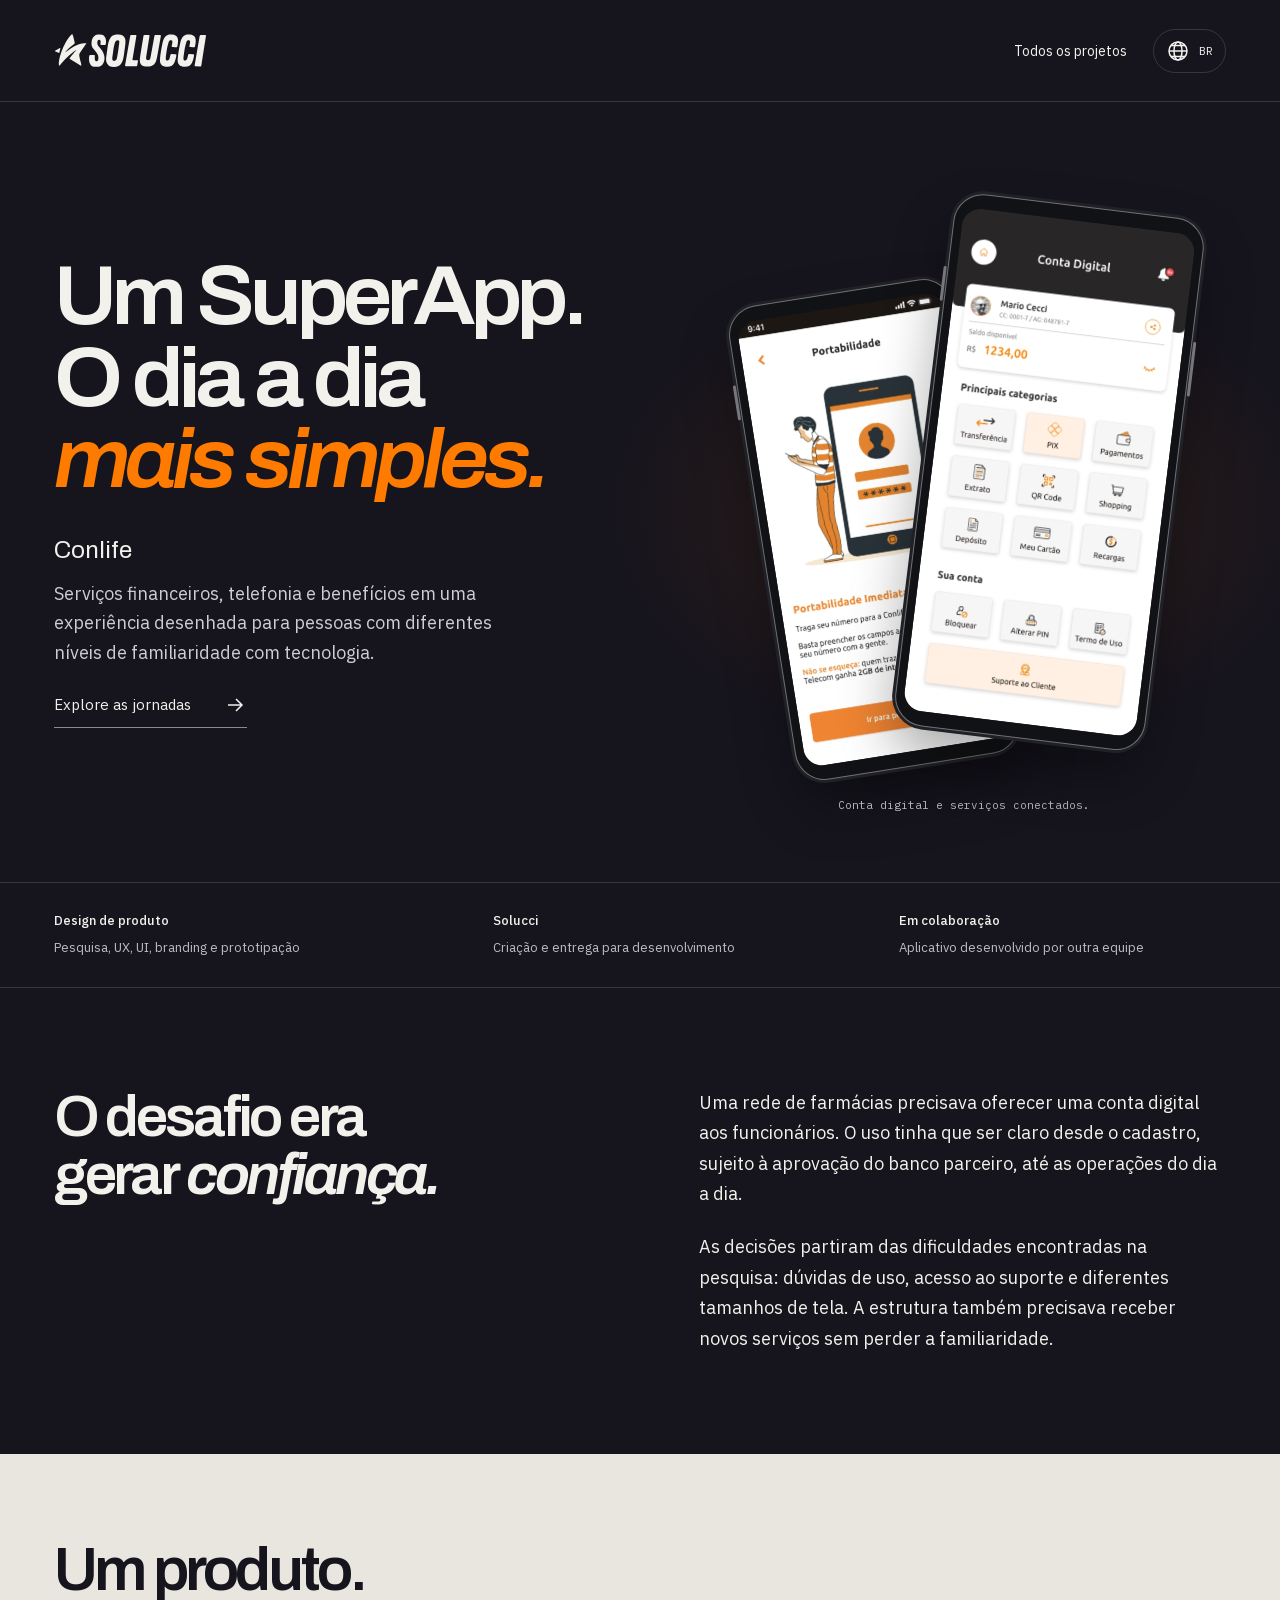
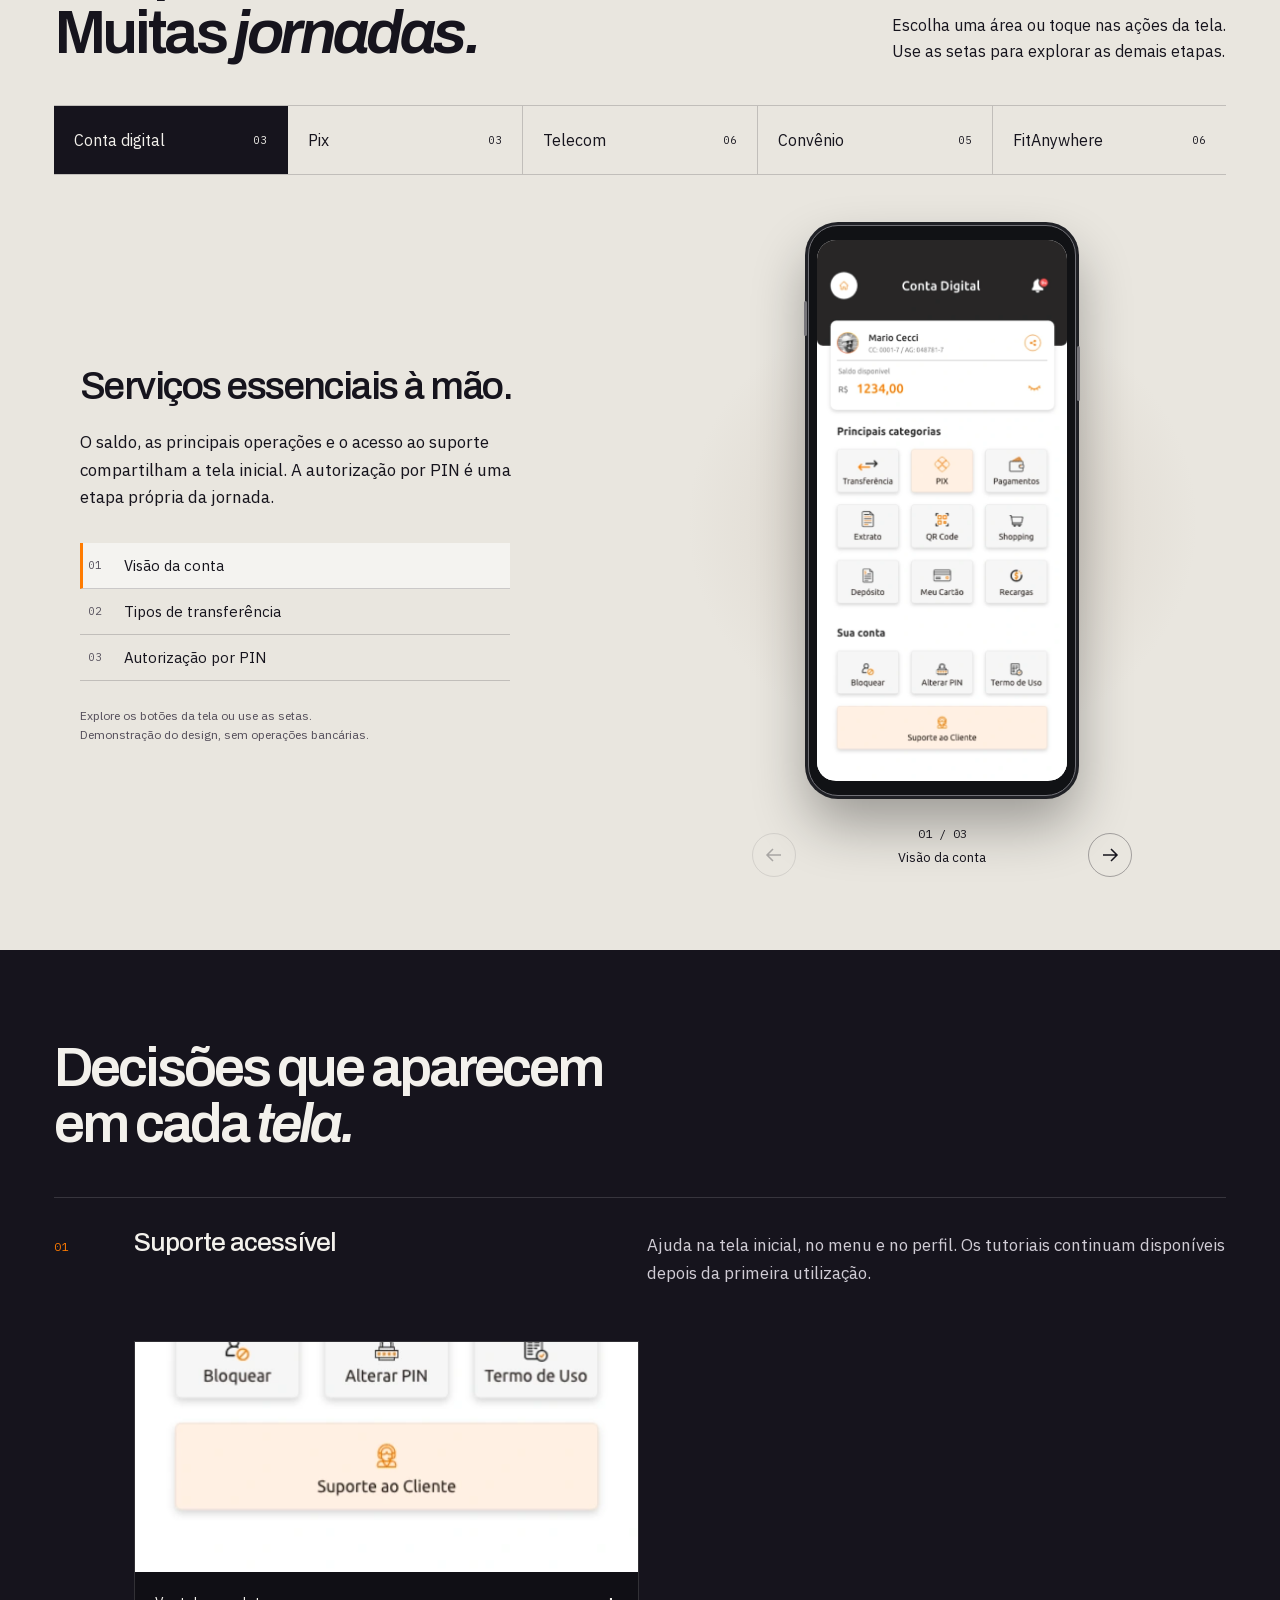
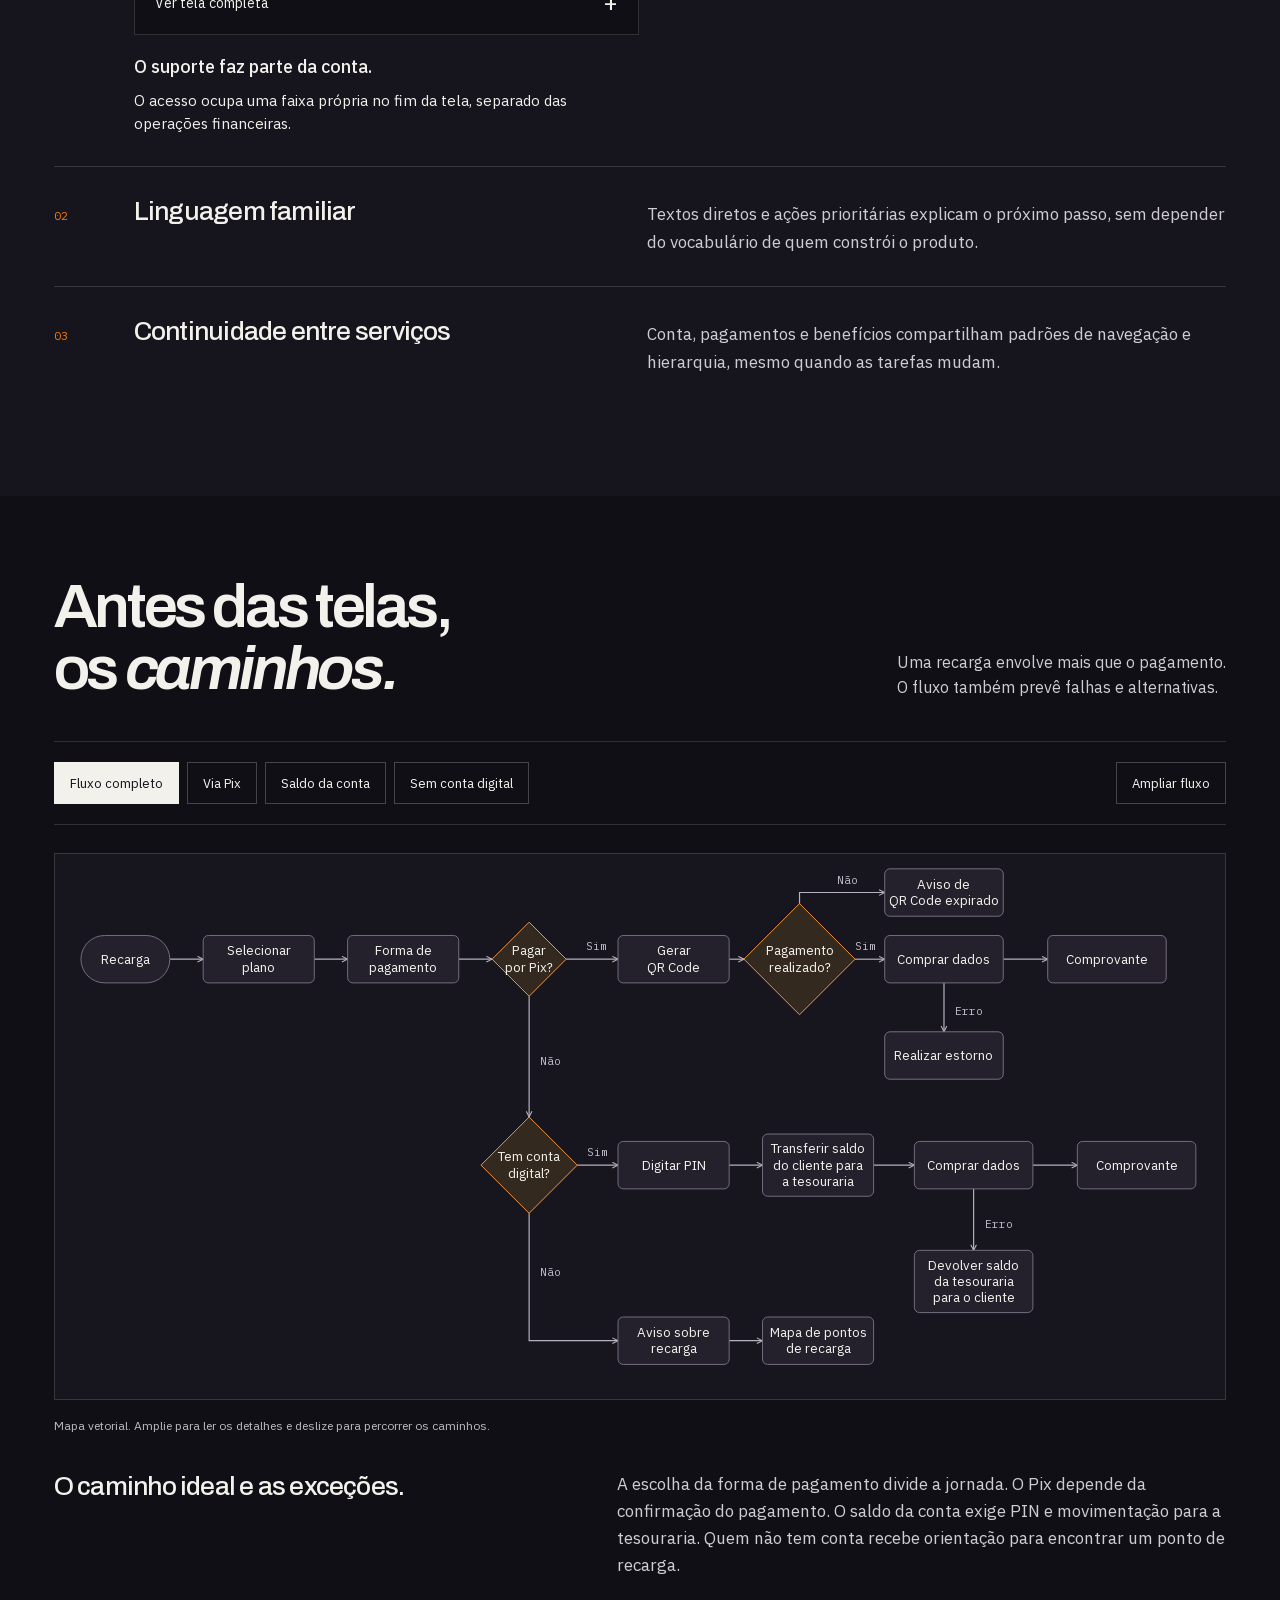
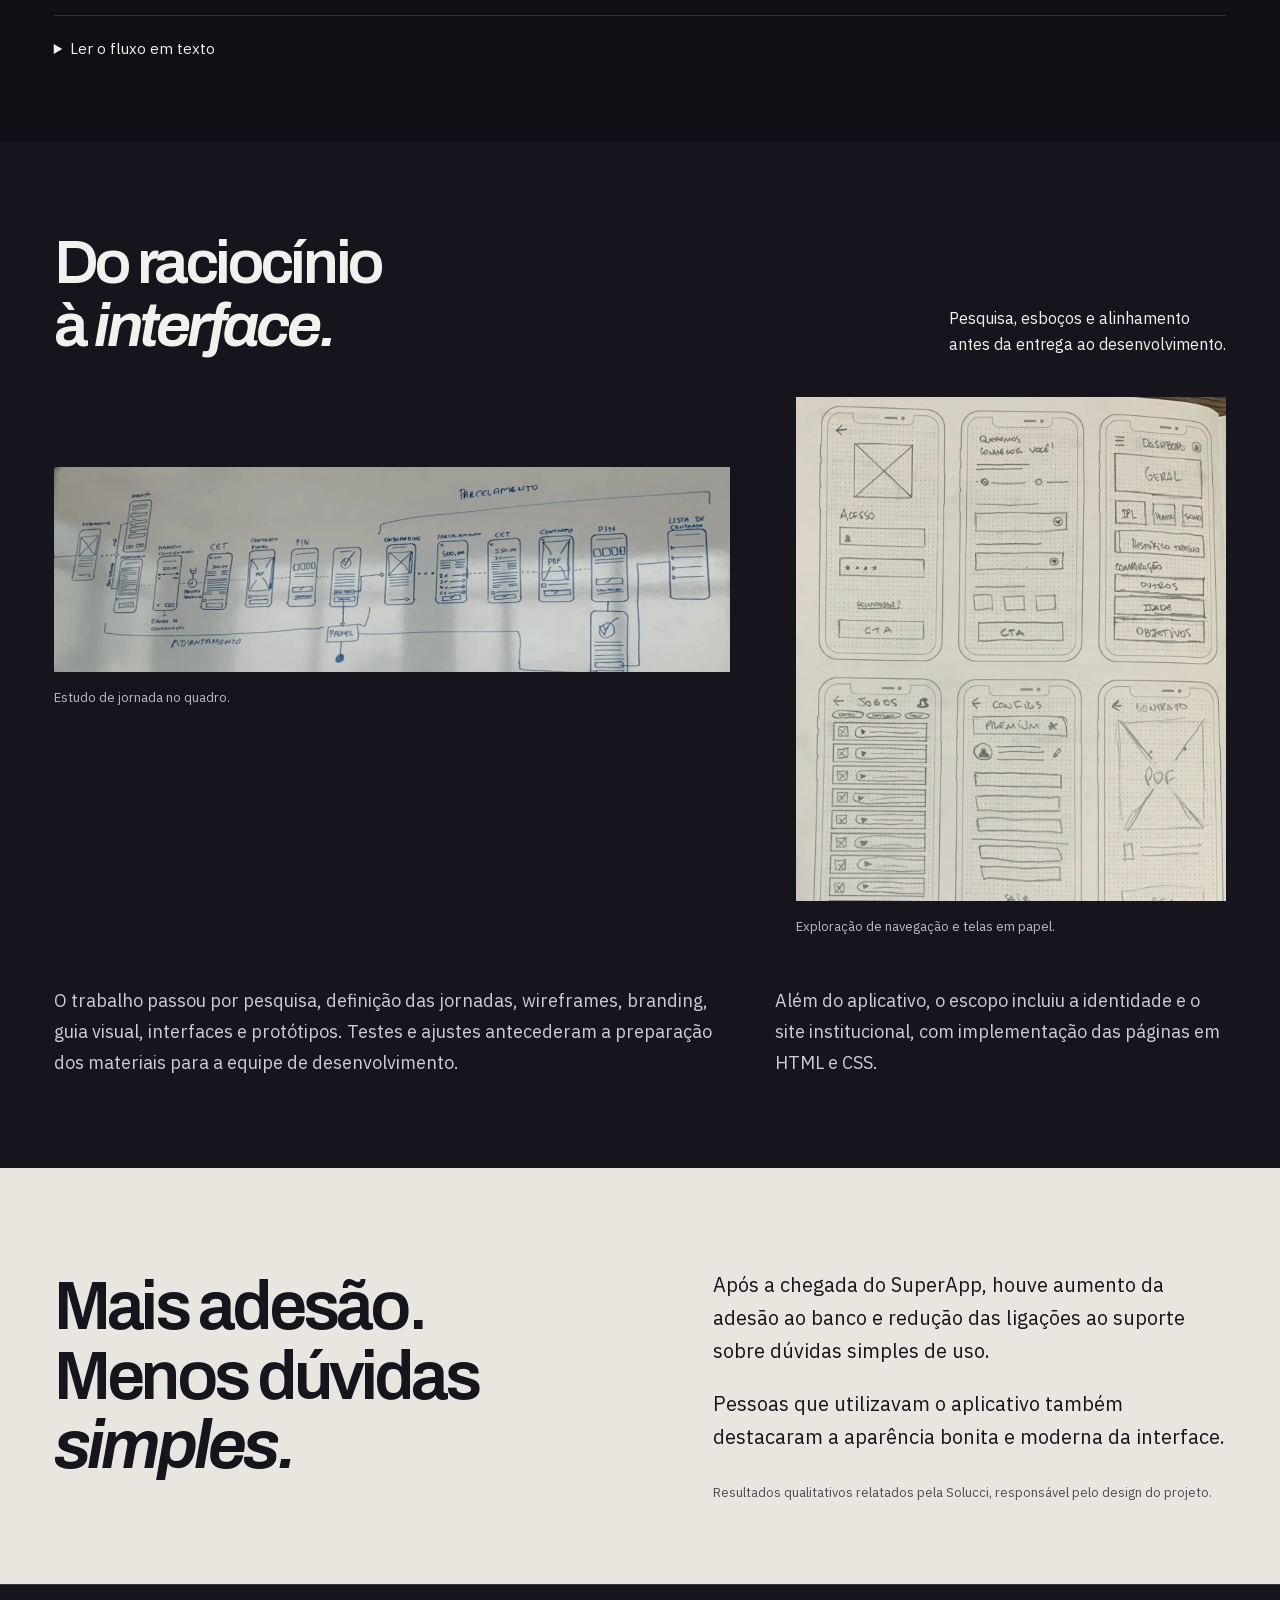
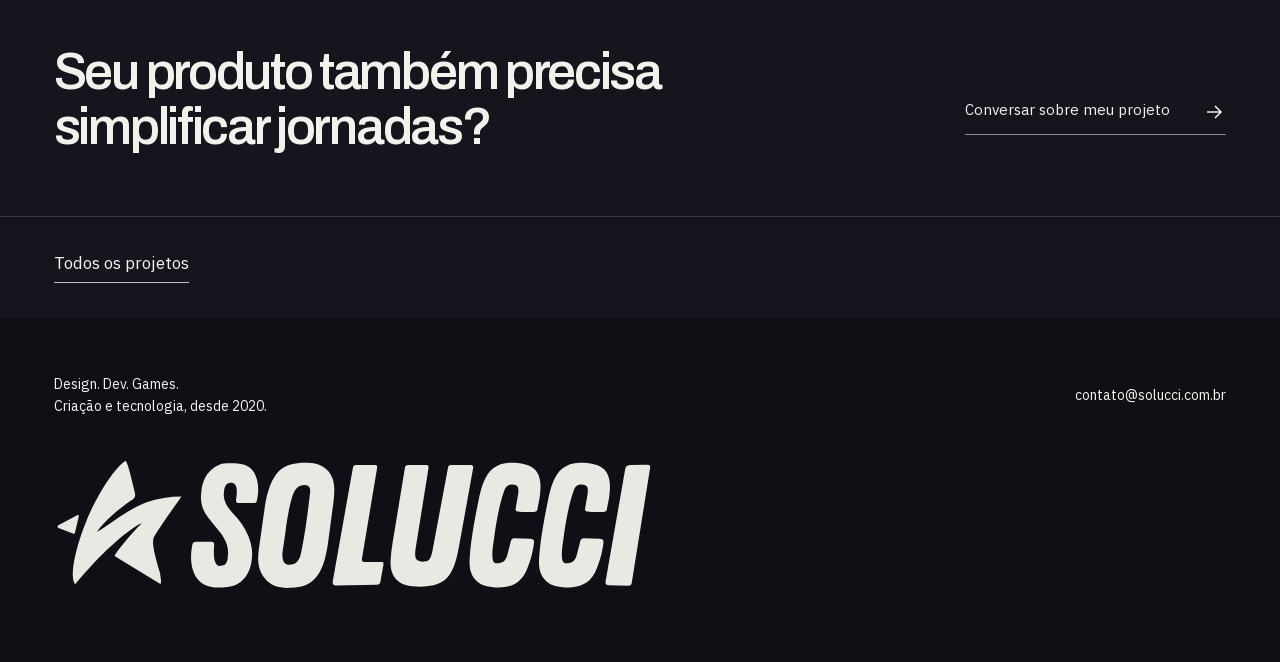
<file: cases/conlife.html>
<!doctype html><html lang="pt-BR"><head><meta charset="utf-8"><meta name="viewport" content="width=device-width,initial-scale=1"><meta name="robots" content="index,follow"><title>Conlife SuperApp · Solucci</title><meta name="description" content="Uma experiência que reúne serviços financeiros e benefícios, com atenção a quem precisa de simplicidade para usar."><link rel="icon" href="../assets/favicon.svg?v=restauro1" type="image/svg+xml"><link rel="stylesheet" href="../css/site.css?v=838fe1ed4f7d"><link rel="stylesheet" href="../css/conlife.css?v=fdd514cca93e"><script src="../js/conlife.js?v=2027b2e9b547" defer></script><script>document.documentElement.classList.add("js");</script><link rel="stylesheet" href="../css/language.css?v=56a81ce5011c"><script src="../js/locales/translations.js?v=d2462c45100b" defer></script><script src="../js/language.js?v=e74c4bed5656" defer></script><script src="../js/interest.js?v=975e9d2396b3" defer></script><link rel="canonical" href="https://solucci.com.br/cases/conlife.html"><meta property="og:title" content="Conlife SuperApp · Solucci"><meta property="og:description" content="Uma experiência que reúne serviços financeiros e benefícios, com atenção a quem precisa de simplicidade para usar."><meta property="og:type" content="website"><meta property="og:url" content="https://solucci.com.br/cases/conlife.html"><meta property="og:locale" content="pt_BR"><meta property="og:site_name" content="Solucci"><meta property="og:image" content="https://solucci.com.br/assets/og-futuro.jpg?v=restauro1"><meta property="og:image:width" content="1200"><meta property="og:image:height" content="630"><meta property="og:image:alt" content="Solucci. Ideia boa merece existir. Design, desenvolvimento e jogos."><meta name="twitter:card" content="summary_large_image"><meta name="twitter:image" content="https://solucci.com.br/assets/og-futuro.jpg?v=restauro1"><script type="application/ld+json">{"@context": "https://schema.org", "@type": "WebPage", "name": "Conlife SuperApp · Solucci", "description": "Uma experiência que reúne serviços financeiros e benefícios, com atenção a quem precisa de simplicidade para usar.", "url": "https://solucci.com.br/cases/conlife.html", "publisher": {"@type": "Organization", "@id": "https://solucci.com.br/#solucci", "name": "Solucci", "url": "https://solucci.com.br/", "logo": "https://solucci.com.br/assets/logo.svg", "email": "contato@solucci.com.br", "telephone": "+5512981569832"}, "inLanguage": "pt-BR"}</script><script>
if (location.hostname === 'solucci.com.br' || location.hostname === 'www.solucci.com.br') {
  window.dataLayer = window.dataLayer || [];
  function gtag(){dataLayer.push(arguments);}
  gtag('js', new Date());
  gtag('config', 'G-GYV1TLJXM9');
  const analytics = document.createElement('script');
  analytics.async = true;
  analytics.src = 'https://www.googletagmanager.com/gtag/js?id=G-GYV1TLJXM9';
  document.head.append(analytics);
}
</script></head><body class="case-page conlife-case"><a class="skip" href="#conteudo">Pular para o conteúdo</a><header class="header"><a class="logo" href="../index.html" aria-label="Solucci, início"><img src="../assets/logo.svg?v=restauro1" alt="Solucci" width="2030" height="454"></a><nav aria-label="Navegação principal"><a class="case-back" href="../index.html#projetos">Todos os projetos</a></nav></header><main id="conteudo">
<section class="conlife-hero section-pad"><div class="conlife-heading"><h1>Um SuperApp.<br>O dia a dia<br><i>mais simples.</i></h1><p class="project-name">Conlife</p><p class="hero-description">Serviços financeiros, telefonia e benefícios em uma experiência desenhada para pessoas com diferentes níveis de familiaridade com tecnologia.</p><a class="text-link" href="#experiencia">Explore as jornadas <svg viewBox="0 0 24 24" aria-hidden="true"><path d="M5 12h14m-6-6 6 6-6 6"/></svg></a></div><div class="hero-devices"><div class="app-device device-secondary"><div class="device-screen"><img src="../assets/cases/conlife/telecom-06.webp" alt="Tela de portabilidade do Conlife" width="505" height="1093"></div></div><div class="app-device device-primary"><div class="device-screen"><img src="../assets/cases/conlife/conta-01.webp" alt="Tela principal da conta digital Conlife" width="505" height="1093"></div></div><span class="device-caption">Conta digital e serviços conectados.</span></div></section>
<div class="case-credits section-pad"><p><strong>Design de produto</strong><span>Pesquisa, UX, UI, branding e prototipação</span></p><p><strong>Solucci</strong><span>Criação e entrega para desenvolvimento</span></p><p><strong>Em colaboração</strong><span>Aplicativo desenvolvido por outra equipe</span></p></div>
<section class="case-context section-pad"><h2>O desafio era<br>gerar <i>confiança.</i></h2><div><p>Uma rede de farmácias precisava oferecer uma conta digital aos funcionários. O uso tinha que ser claro desde o cadastro, sujeito à aprovação do banco parceiro, até as operações do dia a dia.</p><p>As decisões partiram das dificuldades encontradas na pesquisa: dúvidas de uso, acesso ao suporte e diferentes tamanhos de tela. A estrutura também precisava receber novos serviços sem perder a familiaridade.</p></div></section>
<section id="experiencia" class="experience section-pad" aria-labelledby="experience-title"><div class="experience-heading"><h2 id="experience-title">Um produto.<br>Muitas <i>jornadas.</i></h2><p>Escolha uma área ou toque nas ações da tela.<br>Use as setas para explorar as demais etapas.</p></div><div class="module-nav" aria-label="Áreas do SuperApp"><button type="button" class="module-button" data-module="0" aria-pressed="true"><span>Conta digital</span><span class="module-count">03</span></button><button type="button" class="module-button" data-module="1" aria-pressed="false"><span>Pix</span><span class="module-count">03</span></button><button type="button" class="module-button" data-module="2" aria-pressed="false"><span>Telecom</span><span class="module-count">06</span></button><button type="button" class="module-button" data-module="3" aria-pressed="false"><span>Convênio</span><span class="module-count">05</span></button><button type="button" class="module-button" data-module="4" aria-pressed="false"><span>FitAnywhere</span><span class="module-count">06</span></button></div><div class="experience-body"><div class="experience-copy"><h3 id="module-heading">Serviços essenciais à mão.</h3><p id="module-description">O saldo, as principais operações e o acesso ao suporte compartilham a tela inicial. A autorização por PIN é uma etapa própria da jornada.</p><div class="screen-list" aria-label="Telas desta área"><button type="button" data-screen="0" aria-current="true"><span>01</span>Visão da conta</button><button type="button" data-screen="1" aria-current="false"><span>02</span>Tipos de transferência</button><button type="button" data-screen="2" aria-current="false"><span>03</span>Autorização por PIN</button></div><p class="experience-note">Explore os botões da tela ou use as setas. Demonstração do design, sem operações bancárias.</p></div><div class="device-stage"><div class="device-halo" aria-hidden="true"></div><div class="app-device explorer-device"><div class="device-screen"><img id="app-screen" src="../assets/cases/conlife/conta-01.webp" alt="Conlife: Visão da conta" width="505" height="1093"></div></div><div class="screen-controls"><button type="button" id="previous-screen" aria-label="Tela anterior" disabled><svg viewBox="0 0 24 24" aria-hidden="true"><path d="M5 12h14m-6-6 6 6-6 6"/></svg></button><p id="screen-status" aria-live="polite">01 / 03 <span>Visão da conta</span></p><button type="button" id="next-screen" aria-label="Próxima tela"><svg viewBox="0 0 24 24" aria-hidden="true"><path d="M5 12h14m-6-6 6 6-6 6"/></svg></button></div></div></div><noscript><p class="no-script-note">As demais telas estão disponíveis nas galerias abaixo.</p><details class="fallback-gallery"><summary>Conta digital</summary><div><figure><img src="../assets/cases/conlife/conta-01.webp" alt="Visão da conta" loading="lazy"><figcaption>Visão da conta</figcaption></figure><figure><img src="../assets/cases/conlife/conta-02.webp" alt="Tipos de transferência" loading="lazy"><figcaption>Tipos de transferência</figcaption></figure><figure><img src="../assets/cases/conlife/conta-05.webp" alt="Autorização por PIN" loading="lazy"><figcaption>Autorização por PIN</figcaption></figure></div></details><details class="fallback-gallery"><summary>Pix</summary><div><figure><img src="../assets/cases/conlife/pix-01.webp" alt="Formas de pagamento" loading="lazy"><figcaption>Formas de pagamento</figcaption></figure><figure><img src="../assets/cases/conlife/pix-02.webp" alt="Leitura de QR Code" loading="lazy"><figcaption>Leitura de QR Code</figcaption></figure><figure><img src="../assets/cases/conlife/pix-06.webp" alt="Portabilidade autorizada" loading="lazy"><figcaption>Portabilidade autorizada</figcaption></figure></div></details><details class="fallback-gallery"><summary>Telecom</summary><div><figure><img src="../assets/cases/conlife/telecom-01.webp" alt="Seleção do plano" loading="lazy"><figcaption>Seleção do plano</figcaption></figure><figure><img src="../assets/cases/conlife/telecom-02.webp" alt="Sem conta digital" loading="lazy"><figcaption>Sem conta digital</figcaption></figure><figure><img src="../assets/cases/conlife/telecom-03.webp" alt="Revisão da recarga" loading="lazy"><figcaption>Revisão da recarga</figcaption></figure><figure><img src="../assets/cases/conlife/telecom-04.webp" alt="Pagamento por Pix" loading="lazy"><figcaption>Pagamento por Pix</figcaption></figure><figure><img src="../assets/cases/conlife/telecom-05.webp" alt="Recarga realizada" loading="lazy"><figcaption>Recarga realizada</figcaption></figure><figure><img src="../assets/cases/conlife/telecom-06.webp" alt="Portabilidade do número" loading="lazy"><figcaption>Portabilidade do número</figcaption></figure></div></details><details class="fallback-gallery"><summary>Convênio</summary><div><figure><img src="../assets/cases/conlife/convenio-01.webp" alt="Visão dos benefícios" loading="lazy"><figcaption>Visão dos benefícios</figcaption></figure><figure><img src="../assets/cases/conlife/convenio-02.webp" alt="Adicionar cartão" loading="lazy"><figcaption>Adicionar cartão</figcaption></figure><figure><img src="../assets/cases/conlife/convenio-03.webp" alt="Entender o saque" loading="lazy"><figcaption>Entender o saque</figcaption></figure><figure><img src="../assets/cases/conlife/convenio-04.webp" alt="Estabelecimentos" loading="lazy"><figcaption>Estabelecimentos</figcaption></figure><figure><img src="../assets/cases/conlife/convenio-06.webp" alt="Como solicitar" loading="lazy"><figcaption>Como solicitar</figcaption></figure></div></details><details class="fallback-gallery"><summary>FitAnywhere</summary><div><figure><img src="../assets/cases/conlife/fitness-01.webp" alt="Acesso ao benefício" loading="lazy"><figcaption>Acesso ao benefício</figcaption></figure><figure><img src="../assets/cases/conlife/fitness-02.webp" alt="Conhecer o FitAnywhere" loading="lazy"><figcaption>Conhecer o FitAnywhere</figcaption></figure><figure><img src="../assets/cases/conlife/fitness-03.webp" alt="Dados para adesão" loading="lazy"><figcaption>Dados para adesão</figcaption></figure><figure><img src="../assets/cases/conlife/fitness-04.webp" alt="Revisão da assinatura" loading="lazy"><figcaption>Revisão da assinatura</figcaption></figure><figure><img src="../assets/cases/conlife/fitness-05.webp" alt="Autorização" loading="lazy"><figcaption>Autorização</figcaption></figure><figure><img src="../assets/cases/conlife/fitness-06.webp" alt="Assinatura realizada" loading="lazy"><figcaption>Assinatura realizada</figcaption></figure></div></details></noscript></section>
<section class="decisions section-pad"><h2>Decisões que aparecem<br>em cada <i>tela.</i></h2><div class="decision-rows"><article><span>01</span><h3>Suporte acessível</h3><p>Ajuda na tela inicial, no menu e no perfil. Os tutoriais continuam disponíveis depois da primeira utilização.</p><figure class="decision-evidence"><details><summary><span class="evidence-crop" style="--crop-position:50% 100%"><img src="../assets/cases/conlife/conta-01.webp" alt="O suporte faz parte da conta." loading="lazy"></span><span class="evidence-action">Ver tela completa<span aria-hidden="true">+</span></span></summary><img class="evidence-full" src="../assets/cases/conlife/conta-01.webp" alt="O suporte faz parte da conta." loading="lazy"></details><figcaption><strong>O suporte faz parte da conta.</strong><span>O acesso ocupa uma faixa própria no fim da tela, separado das operações financeiras.</span></figcaption></figure></article><article><span>02</span><h3>Linguagem familiar</h3><p>Textos diretos e ações prioritárias explicam o próximo passo, sem depender do vocabulário de quem constrói o produto.</p></article><article><span>03</span><h3>Continuidade entre serviços</h3><p>Conta, pagamentos e benefícios compartilham padrões de navegação e hierarquia, mesmo quando as tarefas mudam.</p></article></div></section>
<section class="ux-section section-pad" aria-labelledby="ux-title"><div class="experience-heading"><h2 id="ux-title">Antes das telas,<br>os <i>caminhos.</i></h2><p>Uma recarga envolve mais que o pagamento.<br>O fluxo também prevê falhas e alternativas.</p></div><div class="flow-toolbar"><div class="route-buttons" aria-label="Destacar caminho do fluxo"><button type="button" data-route-select="all" aria-pressed="true">Fluxo completo</button><button type="button" data-route-select="pix" aria-pressed="false">Via Pix</button><button type="button" data-route-select="saldo" aria-pressed="false">Saldo da conta</button><button type="button" data-route-select="local" aria-pressed="false">Sem conta digital</button></div><button type="button" id="flow-zoom" aria-pressed="false">Ampliar fluxo</button></div><div class="flow-scroll" tabindex="0" role="region" aria-label="Mapa da recarga. Use a rolagem horizontal para explorar."><svg xmlns="http://www.w3.org/2000/svg" viewBox="0 0 1580 735" role="img" aria-labelledby="flow-title flow-desc"><title id="flow-title">Jornada de recarga do Conlife</title><desc id="flow-desc">Selecionar plano e pagamento. Pix gera QR Code, verifica pagamento, compra dados e emite comprovante. Expiração gera aviso e erro de compra gera estorno. Com conta digital, digitar PIN, transferir saldo para a tesouraria, comprar dados e emitir comprovante. Erro devolve o saldo. Sem conta digital, consultar aviso e mapa de pontos de recarga.</desc><defs><marker id="tip" viewBox="0 0 10 10" refX="9" refY="5" markerWidth="6" markerHeight="6" orient="auto-start-reverse"><path d="M1 1 9 5 1 9" fill="none" stroke="context-stroke" stroke-width="1.5"/></marker></defs><path class="flow-edge" data-route="common" d="M155 142H200" marker-end="url(#tip)"/><path class="flow-edge" data-route="common" d="M350 142H395" marker-end="url(#tip)"/><path class="flow-edge" data-route="common" d="M545 142H590" marker-end="url(#tip)"/><path class="flow-edge" data-route="pix" d="M690 142H760" marker-end="url(#tip)"/><path class="flow-edge" data-route="pix" d="M910 142H930" marker-end="url(#tip)"/><path class="flow-edge" data-route="pix" d="M1080 142H1120" marker-end="url(#tip)"/><path class="flow-edge" data-route="pix" d="M1005 67V52H1120" marker-end="url(#tip)"/><path class="flow-edge" data-route="pix" d="M1280 142H1340" marker-end="url(#tip)"/><path class="flow-edge" data-route="pix" d="M1200 174V240" marker-end="url(#tip)"/><path class="flow-edge" data-route="saldo local" d="M640 192V355" marker-end="url(#tip)"/><path class="flow-edge" data-route="saldo" d="M705 420H760" marker-end="url(#tip)"/><path class="flow-edge" data-route="saldo" d="M910 420H955" marker-end="url(#tip)"/><path class="flow-edge" data-route="saldo" d="M1105 420H1160" marker-end="url(#tip)"/><path class="flow-edge" data-route="saldo" d="M1320 420H1380" marker-end="url(#tip)"/><path class="flow-edge" data-route="saldo" d="M1240 452V535" marker-end="url(#tip)"/><path class="flow-edge" data-route="local" d="M640 485V657H760" marker-end="url(#tip)"/><path class="flow-edge" data-route="local" d="M910 657H955" marker-end="url(#tip)"/><text class="flow-label" data-route="pix" x="717" y="130">Sim</text><text class="flow-label" data-route="pix" x="1080" y="130">Sim</text><text class="flow-label" data-route="pix" x="1055" y="40">Não</text><text class="flow-label" data-route="pix" x="1215" y="218">Erro</text><text class="flow-label" data-route="saldo local" x="655" y="285">Não</text><text class="flow-label" data-route="saldo" x="718" y="407">Sim</text><text class="flow-label" data-route="saldo" x="1255" y="505">Erro</text><text class="flow-label" data-route="local" x="655" y="570">Não</text><g class="flow-node" data-node="inicio" data-route="common"><rect class="node-shape" x="35" y="110" width="120" height="64" rx="32"/><text x="95.0" y="148.0" text-anchor="middle">Recarga</text></g><g class="flow-node" data-node="plano" data-route="common"><rect class="node-shape" x="200" y="110" width="150" height="64" rx="7"/><text x="275.0" y="137.0" text-anchor="middle">Selecionar</text><text x="275.0" y="159.0" text-anchor="middle">plano</text></g><g class="flow-node" data-node="forma" data-route="common"><rect class="node-shape" x="395" y="110" width="150" height="64" rx="7"/><text x="470.0" y="137.0" text-anchor="middle">Forma de</text><text x="470.0" y="159.0" text-anchor="middle">pagamento</text></g><g class="flow-node" data-node="pix" data-route="common"><path class="node-shape decision" d="M640.0 92 690 142.0 640.0 192 590 142.0Z"/><text x="640.0" y="137.0" text-anchor="middle">Pagar</text><text x="640.0" y="159.0" text-anchor="middle">por Pix?</text></g><g class="flow-node" data-node="qr" data-route="pix"><rect class="node-shape" x="760" y="110" width="150" height="64" rx="7"/><text x="835.0" y="137.0" text-anchor="middle">Gerar</text><text x="835.0" y="159.0" text-anchor="middle">QR Code</text></g><g class="flow-node" data-node="pago" data-route="pix"><path class="node-shape decision" d="M1005.0 67 1080 142.0 1005.0 217 930 142.0Z"/><text x="1005.0" y="137.0" text-anchor="middle">Pagamento</text><text x="1005.0" y="159.0" text-anchor="middle">realizado?</text></g><g class="flow-node" data-node="comprapix" data-route="pix"><rect class="node-shape" x="1120" y="110" width="160" height="64" rx="7"/><text x="1200.0" y="148.0" text-anchor="middle">Comprar dados</text></g><g class="flow-node" data-node="recibopix" data-route="pix"><rect class="node-shape" x="1340" y="110" width="160" height="64" rx="7"/><text x="1420.0" y="148.0" text-anchor="middle">Comprovante</text></g><g class="flow-node" data-node="expira" data-route="pix"><rect class="node-shape" x="1120" y="20" width="160" height="64" rx="7"/><text x="1200.0" y="47.0" text-anchor="middle">Aviso de</text><text x="1200.0" y="69.0" text-anchor="middle">QR Code expirado</text></g><g class="flow-node" data-node="estorno" data-route="pix"><rect class="node-shape" x="1120" y="240" width="160" height="64" rx="7"/><text x="1200.0" y="278.0" text-anchor="middle">Realizar estorno</text></g><g class="flow-node" data-node="conta" data-route="saldo local"><path class="node-shape decision" d="M640.0 355 705 420.0 640.0 485 575 420.0Z"/><text x="640.0" y="415.0" text-anchor="middle">Tem conta</text><text x="640.0" y="437.0" text-anchor="middle">digital?</text></g><g class="flow-node" data-node="pin" data-route="saldo"><rect class="node-shape" x="760" y="388" width="150" height="64" rx="7"/><text x="835.0" y="426.0" text-anchor="middle">Digitar PIN</text></g><g class="flow-node" data-node="debito" data-route="saldo"><rect class="node-shape" x="955" y="378" width="150" height="84" rx="7"/><text x="1030.0" y="404.0" text-anchor="middle">Transferir saldo</text><text x="1030.0" y="426.0" text-anchor="middle">do cliente para</text><text x="1030.0" y="448.0" text-anchor="middle">a tesouraria</text></g><g class="flow-node" data-node="comprasaldo" data-route="saldo"><rect class="node-shape" x="1160" y="388" width="160" height="64" rx="7"/><text x="1240.0" y="426.0" text-anchor="middle">Comprar dados</text></g><g class="flow-node" data-node="recibosaldo" data-route="saldo"><rect class="node-shape" x="1380" y="388" width="160" height="64" rx="7"/><text x="1460.0" y="426.0" text-anchor="middle">Comprovante</text></g><g class="flow-node" data-node="devolve" data-route="saldo"><rect class="node-shape" x="1160" y="535" width="160" height="84" rx="7"/><text x="1240.0" y="561.0" text-anchor="middle">Devolver saldo</text><text x="1240.0" y="583.0" text-anchor="middle">da tesouraria</text><text x="1240.0" y="605.0" text-anchor="middle">para o cliente</text></g><g class="flow-node" data-node="aviso" data-route="local"><rect class="node-shape" x="760" y="625" width="150" height="64" rx="7"/><text x="835.0" y="652.0" text-anchor="middle">Aviso sobre</text><text x="835.0" y="674.0" text-anchor="middle">recarga</text></g><g class="flow-node" data-node="mapa" data-route="local"><rect class="node-shape" x="955" y="625" width="150" height="64" rx="7"/><text x="1030.0" y="652.0" text-anchor="middle">Mapa de pontos</text><text x="1030.0" y="674.0" text-anchor="middle">de recarga</text></g></svg></div><p class="flow-hint">Mapa vetorial. Amplie para ler os detalhes e deslize para percorrer os caminhos.</p><div class="route-explanation" aria-live="polite"><h3 id="route-title">O caminho ideal e as exceções.</h3><p id="route-copy">A escolha da forma de pagamento divide a jornada. O Pix depende da confirmação do pagamento. O saldo da conta exige PIN e movimentação para a tesouraria. Quem não tem conta recebe orientação para encontrar um ponto de recarga.</p></div><details class="flow-transcript"><summary>Ler o fluxo em texto</summary><ol><li>Selecionar plano e forma de pagamento.</li><li>Pix: gerar QR Code e verificar o pagamento. Se não for realizado, exibir aviso de expiração. Com pagamento confirmado, comprar dados e emitir comprovante. Erro na compra leva ao estorno.</li><li>Saldo: confirmar a existência de conta digital, digitar PIN e transferir saldo do cliente para a tesouraria. Comprar dados e emitir comprovante. Erro na compra leva à devolução do saldo para o cliente.</li><li>Sem conta digital: exibir aviso sobre recarga e mapa dos pontos de recarga.</li></ol></details></section>
<section class="process-section section-pad"><div class="experience-heading"><h2>Do raciocínio<br>à <i>interface.</i></h2><p>Pesquisa, esboços e alinhamento<br>antes da entrega ao desenvolvimento.</p></div><div class="process-evidence"><figure><img src="../assets/cases/conlife-jornada.webp" width="1133" height="343" alt="Estudo da jornada de parcelamento no quadro" loading="lazy"><figcaption>Estudo de jornada no quadro.</figcaption></figure><figure><img src="../assets/cases/conlife-esbocos.webp" width="589" height="690" alt="Esboços originais em papel das interfaces" loading="lazy"><figcaption>Exploração de navegação e telas em papel.</figcaption></figure></div><div class="process-summary"><p>O trabalho passou por pesquisa, definição das jornadas, wireframes, branding, guia visual, interfaces e protótipos. Testes e ajustes antecederam a preparação dos materiais para a equipe de desenvolvimento.</p><p>Além do aplicativo, o escopo incluiu a identidade e o site institucional, com implementação das páginas em HTML e CSS.</p></div></section>
<section class="conlife-results section-pad"><h2>Mais adesão.<br>Menos dúvidas<br><i>simples.</i></h2><div><p>Após a chegada do SuperApp, houve aumento da adesão ao banco e redução das ligações ao suporte sobre dúvidas simples de uso.</p><p>Pessoas que utilizavam o aplicativo também destacaram a aparência bonita e moderna da interface.</p><p class="source-note">Resultados qualitativos relatados pela Solucci, responsável pelo design do projeto.</p></div></section>
<section class="case-contact section-pad"><h2>Seu produto também precisa simplificar jornadas?</h2><a class="text-link" data-contact-case="Conlife" href="https://wa.me/5512981569832?text=Oi%2C+Solucci.+Vi+o+case+Conlife+e+quero+conversar+sobre+meu+projeto.">Conversar sobre meu projeto <svg viewBox="0 0 24 24" aria-hidden="true"><path d="M5 12h14m-6-6 6 6-6 6"/></svg></a></section><nav class="case-next section-pad" aria-label="Outros caminhos"><a href="../index.html#projetos">Todos os projetos</a></nav></main><footer class="footer section-pad"><div class="footer-top"><p>Design. Dev. Games.<br>Criação e tecnologia, desde 2020.</p><a href="mailto:contato@solucci.com.br">contato@solucci.com.br</a></div><img class="footer-logo" src="../assets/logo.svg?v=restauro1" alt="Solucci" width="2030" height="454" loading="lazy"></footer></body></html>
</file>
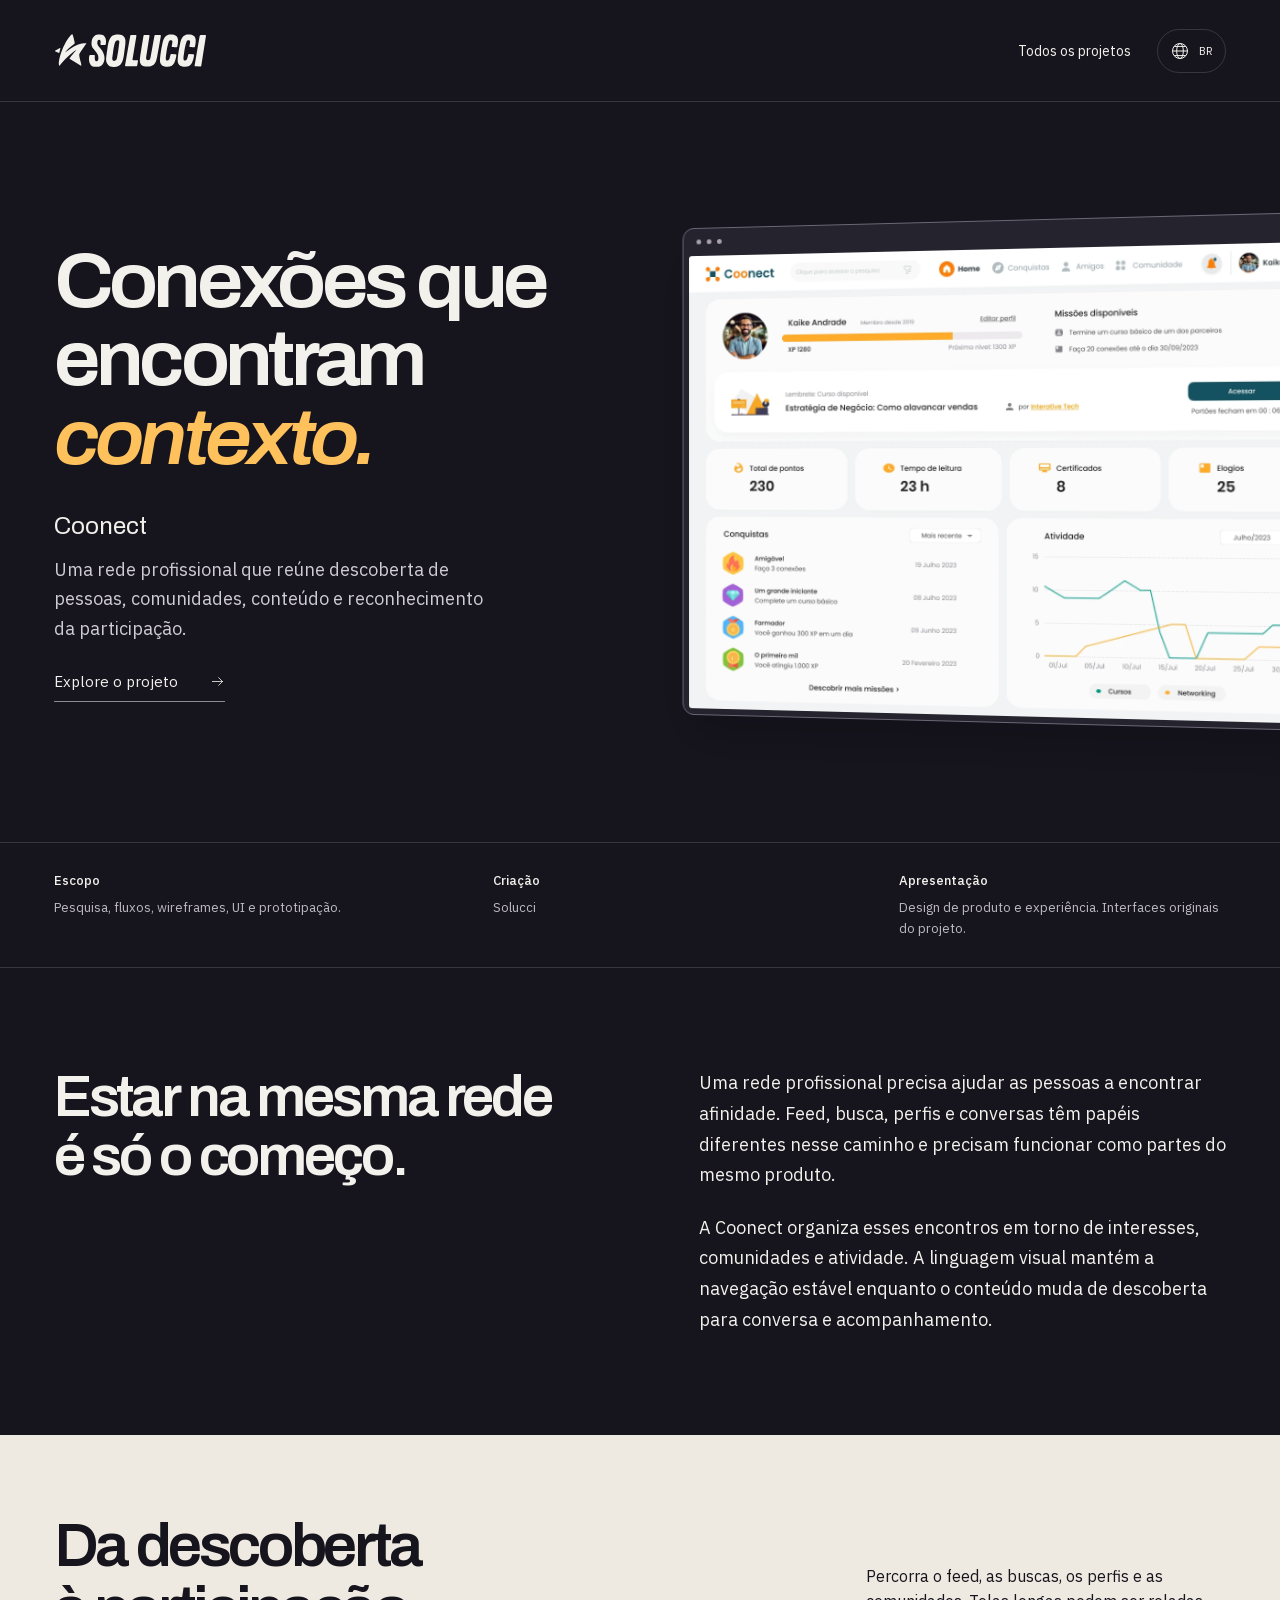
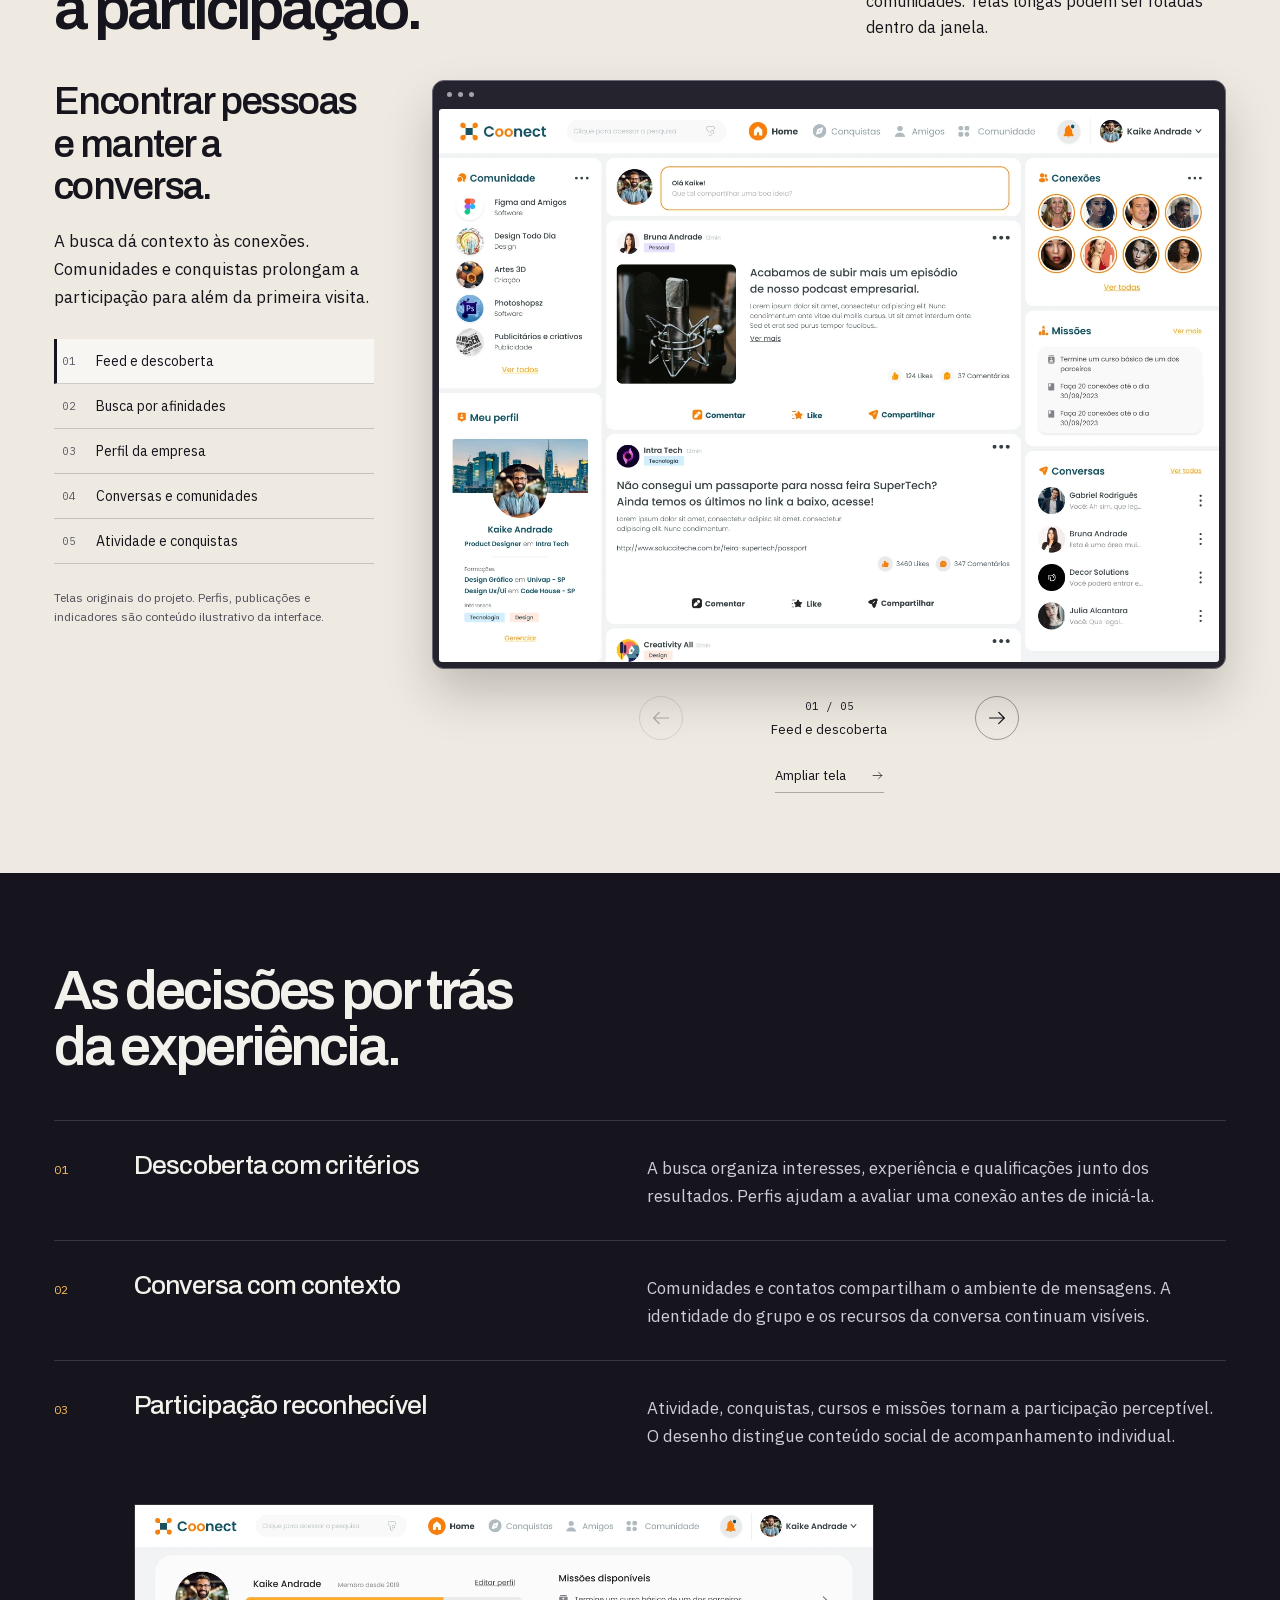
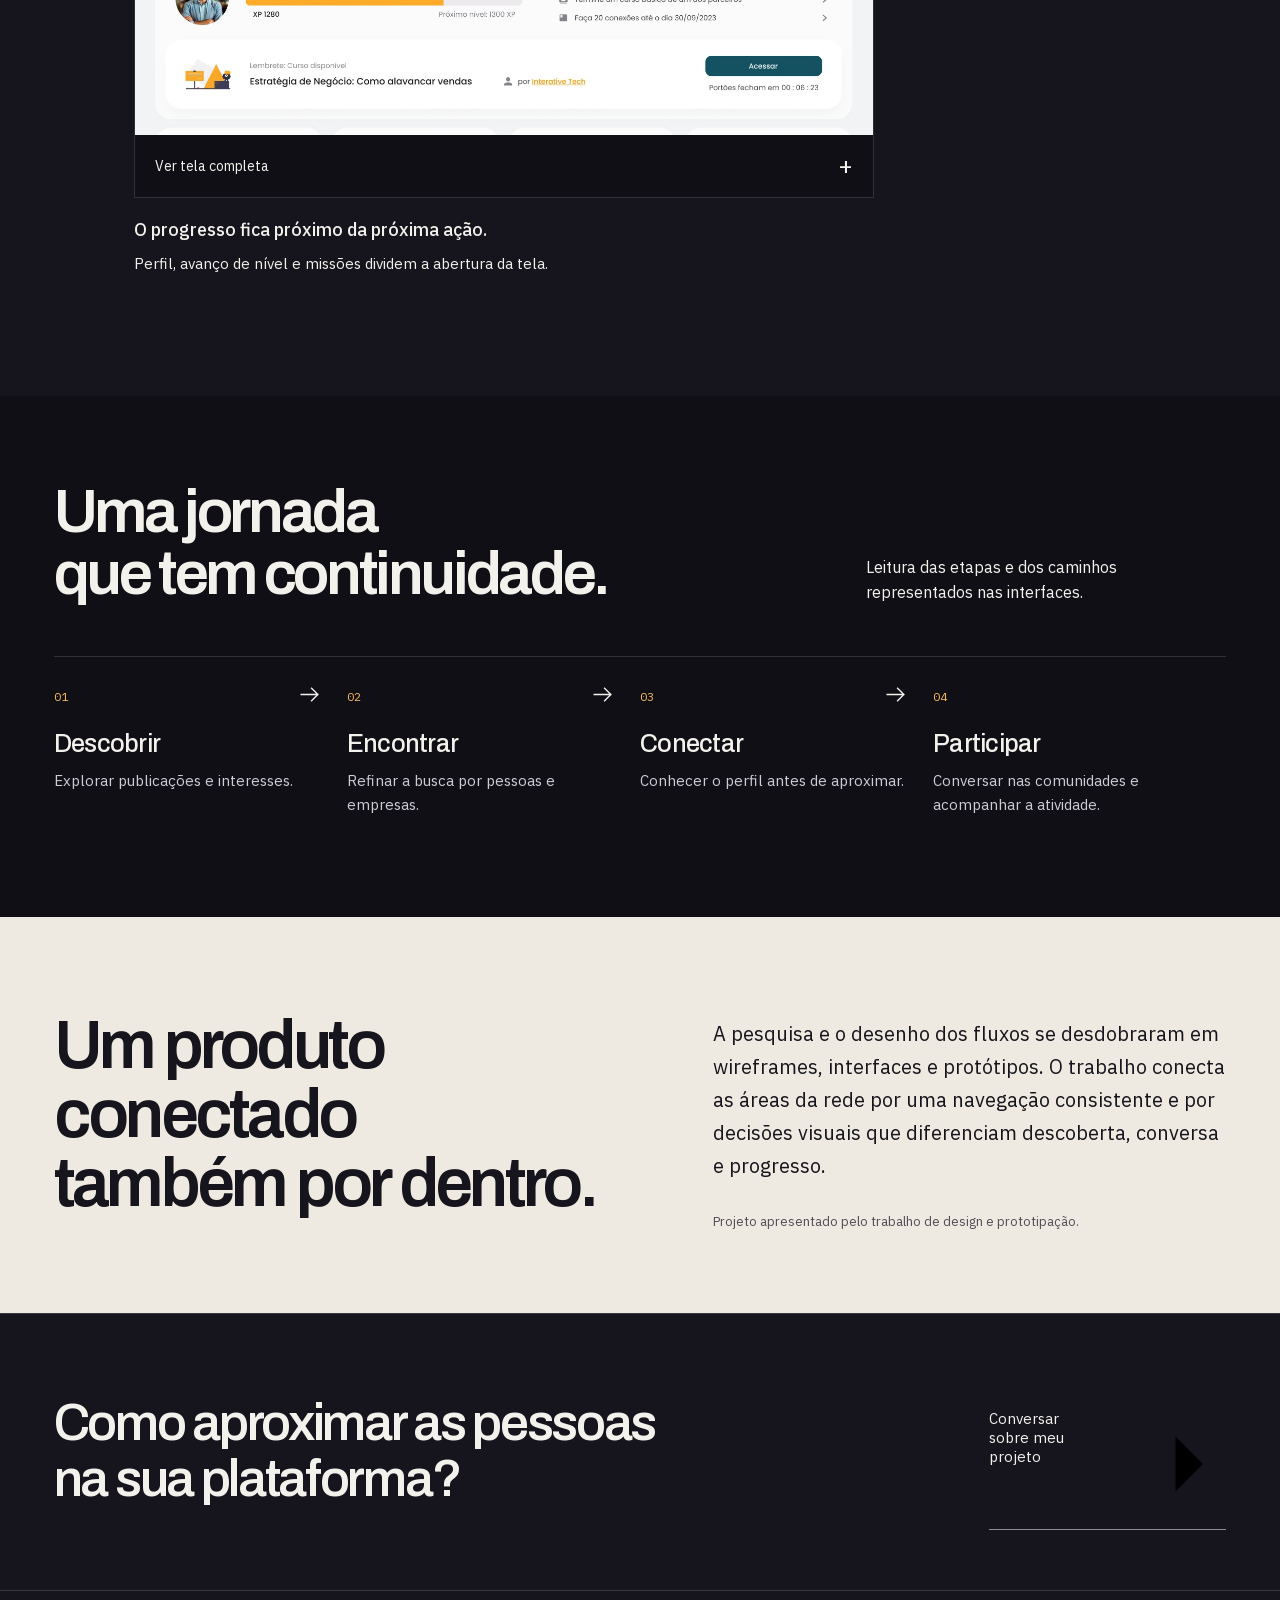
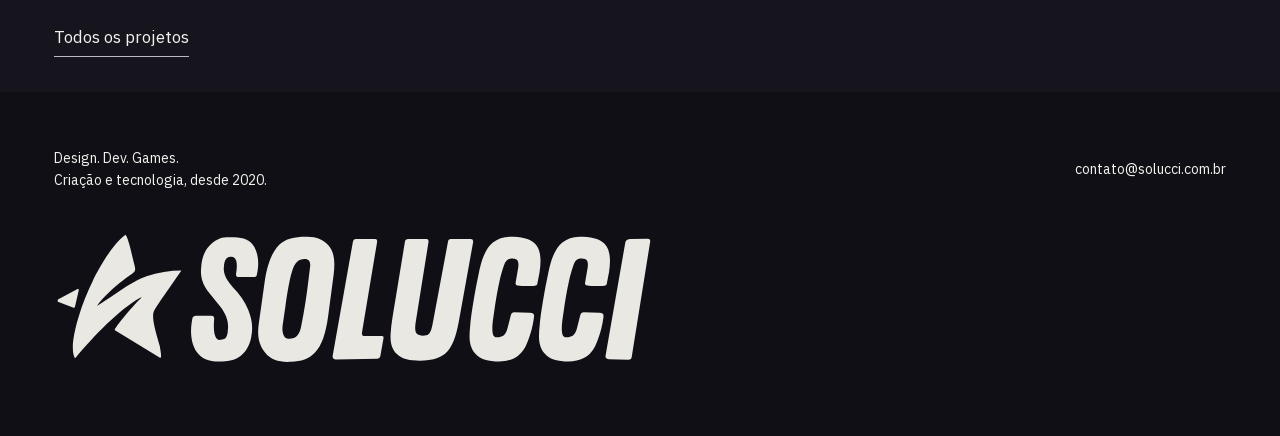
<file: cases/coonect.html>
<!doctype html><html lang="pt-BR"><head><meta charset="utf-8"><meta name="viewport" content="width=device-width,initial-scale=1"><meta name="robots" content="index,follow"><title>Coonect · Solucci</title><meta name="description" content="Uma rede profissional que reúne descoberta de pessoas, comunidades, conteúdo e reconhecimento da participação."><link rel="icon" href="../assets/favicon.svg?v=restauro1" type="image/svg+xml"><link rel="stylesheet" href="../css/site.css?v=838fe1ed4f7d"><link rel="stylesheet" href="../css/conlife.css?v=fdd514cca93e"><link rel="stylesheet" href="../css/portfolio-cases.css?v=ce9e4d5cea6f"><script>document.documentElement.classList.add('js')</script><script defer src="../js/case-gallery.js?v=85a61152be73"></script><link rel="stylesheet" href="../css/language.css?v=56a81ce5011c"><script src="../js/locales/translations.js?v=d2462c45100b" defer></script><script src="../js/language.js?v=e74c4bed5656" defer></script><script src="../js/interest.js?v=975e9d2396b3" defer></script><link rel="canonical" href="https://solucci.com.br/cases/coonect.html"><meta property="og:title" content="Coonect · Solucci"><meta property="og:description" content="Uma rede profissional que reúne descoberta de pessoas, comunidades, conteúdo e reconhecimento da participação."><meta property="og:type" content="website"><meta property="og:url" content="https://solucci.com.br/cases/coonect.html"><meta property="og:locale" content="pt_BR"><meta property="og:site_name" content="Solucci"><meta property="og:image" content="https://solucci.com.br/assets/og-futuro.jpg?v=restauro1"><meta property="og:image:width" content="1200"><meta property="og:image:height" content="630"><meta property="og:image:alt" content="Solucci. Ideia boa merece existir. Design, desenvolvimento e jogos."><meta name="twitter:card" content="summary_large_image"><meta name="twitter:image" content="https://solucci.com.br/assets/og-futuro.jpg?v=restauro1"><script type="application/ld+json">{"@context": "https://schema.org", "@type": "WebPage", "name": "Coonect · Solucci", "description": "Uma rede profissional que reúne descoberta de pessoas, comunidades, conteúdo e reconhecimento da participação.", "url": "https://solucci.com.br/cases/coonect.html", "publisher": {"@type": "Organization", "@id": "https://solucci.com.br/#solucci", "name": "Solucci", "url": "https://solucci.com.br/", "logo": "https://solucci.com.br/assets/logo.svg", "email": "contato@solucci.com.br", "telephone": "+5512981569832"}, "inLanguage": "pt-BR"}</script><script>
if (location.hostname === 'solucci.com.br' || location.hostname === 'www.solucci.com.br') {
  window.dataLayer = window.dataLayer || [];
  function gtag(){dataLayer.push(arguments);}
  gtag('js', new Date());
  gtag('config', 'G-GYV1TLJXM9');
  const analytics = document.createElement('script');
  analytics.async = true;
  analytics.src = 'https://www.googletagmanager.com/gtag/js?id=G-GYV1TLJXM9';
  document.head.append(analytics);
}
</script></head>
<body class="case-page portfolio-case" data-project="coonect" data-device="desktop" style="--case-accent:#ffc15c;--app-surface:#efeae1"><a class="skip" href="#conteudo">Pular para o conteúdo</a><header class="header"><a class="logo" href="../index.html" aria-label="Solucci, início"><img src="../assets/logo.svg?v=restauro1" alt="Solucci" width="2030" height="454"></a><nav aria-label="Navegação principal"><a class="case-back" href="../index.html#projetos">Todos os projetos</a></nav></header>
<main id="conteudo"><section class="case-intro section-pad"><div class="case-intro-copy"><h1>Conexões que<br>encontram <i>contexto.</i></h1><p class="project-name">Coonect</p><p class="hero-description">Uma rede profissional que reúne descoberta de pessoas, comunidades, conteúdo e reconhecimento da participação.</p><a class="text-link" href="#experiencia">Explore o projeto <svg class="arrow-icon" viewBox="0 0 24 24" aria-hidden="true"><path d="M4 12h16m-6-6 6 6-6 6"/></svg></a></div><div class="intro-visual desktop"><div class="browser-device"><div class="browser-screen"><img class="" src="../assets/cases/coonect/conquistas.webp" alt="Coonect, interface original" loading="lazy"></div></div></div></section>
<div class="case-credits section-pad"><p><strong>Escopo</strong><span>Pesquisa, fluxos, wireframes, UI e prototipação.</span></p><p><strong>Criação</strong><span>Solucci</span></p><p><strong>Apresentação</strong><span>Design de produto e experiência. Interfaces originais do projeto.</span></p></div>
<section class="case-context section-pad"><h2>Estar na mesma rede<br>é só o começo.</h2><div><p>Uma rede profissional precisa ajudar as pessoas a encontrar afinidade. Feed, busca, perfis e conversas têm papéis diferentes nesse caminho e precisam funcionar como partes do mesmo produto.</p><p>A Coonect organiza esses encontros em torno de interesses, comunidades e atividade. A linguagem visual mantém a navegação estável enquanto o conteúdo muda de descoberta para conversa e acompanhamento.</p></div></section>
<section class="case-experience section-pad" id="experiencia"><div class="experience-heading"><h2>Da descoberta<br>à participação.</h2><p>Percorra o feed, as buscas, os perfis e as comunidades. Telas longas podem ser roladas dentro da janela.</p></div><div class="case-modules" aria-label="Jornadas do projeto"><button type="button" data-module="0" aria-pressed="true">Rede profissional<span>05</span></button></div>
<div class="case-explorer desktop"><div class="gallery-copy"><h3 id="module-heading">Encontrar pessoas e manter a conversa.</h3><p id="module-description">A busca dá contexto às conexões. Comunidades e conquistas prolongam a participação para além da primeira visita.</p><div class="gallery-list" aria-label="Telas da jornada"><button type="button" data-screen="feed" aria-current="true"><span>01</span>Feed e descoberta</button><button type="button" data-screen="busca" aria-current="false"><span>02</span>Busca por afinidades</button><button type="button" data-screen="perfil" aria-current="false"><span>03</span>Perfil da empresa</button><button type="button" data-screen="comunidades" aria-current="false"><span>04</span>Conversas e comunidades</button><button type="button" data-screen="conquistas" aria-current="false"><span>05</span>Atividade e conquistas</button></div><p class="gallery-note">Telas originais do projeto. Perfis, publicações e indicadores são conteúdo ilustrativo da interface.</p></div>
<div class="gallery-stage" tabindex="0" role="group" aria-label="Explorador de telas. Use as setas do teclado para navegar."><div class="browser-device"><div class="gallery-viewport browser-screen" tabindex="0" aria-label="Tela do projeto, role para explorar"><div class="gallery-surface"><img id="app-screen" src="../assets/cases/coonect/feed.webp" alt="Coonect: Feed e descoberta" width="1440" height="3150"><div class="hotspot-layer"></div><div class="suspense-overlay" hidden aria-hidden="true"></div></div></div></div>
<div class="gallery-controls"><button id="previous-screen" type="button" aria-label="Tela anterior" disabled><svg class="arrow-icon" viewBox="0 0 24 24" aria-hidden="true"><path d="M4 12h16m-6-6 6 6-6 6"/></svg></button><p id="screen-status" role="status">01 / 05<span>Feed e descoberta</span></p><button id="next-screen" type="button" aria-label="Próxima tela"><svg class="arrow-icon" viewBox="0 0 24 24" aria-hidden="true"><path d="M4 12h16m-6-6 6 6-6 6"/></svg></button></div><button class="zoom-screen" type="button">Ampliar tela <svg class="arrow-icon" viewBox="0 0 24 24" aria-hidden="true"><path d="M4 12h16m-6-6 6 6-6 6"/></svg></button></div></div><p class="gallery-error" role="alert" hidden>Não foi possível carregar a navegação. As telas estão disponíveis abaixo.</p><div class="gallery-fallback"><details class="fallback-gallery"><summary>Rede profissional</summary><div><figure><img class="" src="../assets/cases/coonect/feed.webp" alt="Feed e descoberta" loading="lazy"><figcaption>Feed e descoberta</figcaption></figure><figure><img class="" src="../assets/cases/coonect/busca.webp" alt="Busca por afinidades" loading="lazy"><figcaption>Busca por afinidades</figcaption></figure><figure><img class="" src="../assets/cases/coonect/perfil.webp" alt="Perfil da empresa" loading="lazy"><figcaption>Perfil da empresa</figcaption></figure><figure><img class="" src="../assets/cases/coonect/comunidades.webp" alt="Conversas e comunidades" loading="lazy"><figcaption>Conversas e comunidades</figcaption></figure><figure><img class="" src="../assets/cases/coonect/conquistas.webp" alt="Atividade e conquistas" loading="lazy"><figcaption>Atividade e conquistas</figcaption></figure></div></details></div></section>
<section class="decisions section-pad"><h2>As decisões por trás<br>da experiência.</h2><div class="decision-rows"><article><span>01</span><h3>Descoberta com critérios</h3><p>A busca organiza interesses, experiência e qualificações junto dos resultados. Perfis ajudam a avaliar uma conexão antes de iniciá-la.</p></article><article><span>02</span><h3>Conversa com contexto</h3><p>Comunidades e contatos compartilham o ambiente de mensagens. A identidade do grupo e os recursos da conversa continuam visíveis.</p></article><article><span>03</span><h3>Participação reconhecível</h3><p>Atividade, conquistas, cursos e missões tornam a participação perceptível. O desenho distingue conteúdo social de acompanhamento individual.</p><figure class="decision-evidence"><details><summary><span class="evidence-crop" style="--crop-position:50% 0%"><img src="../assets/cases/coonect/conquistas.webp" alt="O progresso fica próximo da próxima ação." loading="lazy"></span><span class="evidence-action">Ver tela completa<span aria-hidden="true">+</span></span></summary><img class="evidence-full" src="../assets/cases/coonect/conquistas.webp" alt="O progresso fica próximo da próxima ação." loading="lazy"></details><figcaption><strong>O progresso fica próximo da próxima ação.</strong><span>Perfil, avanço de nível e missões dividem a abertura da tela.</span></figcaption></figure></article></div></section>
<section class="case-journey section-pad"><div class="experience-heading"><h2>Uma jornada<br>que tem continuidade.</h2><p>Leitura das etapas e dos caminhos representados nas interfaces.</p></div><ol style="--steps:4"><li><span>01</span><h3>Descobrir</h3><p>Explorar publicações e interesses.</p><svg class="arrow-icon" viewBox="0 0 24 24" aria-hidden="true"><path d="M4 12h16m-6-6 6 6-6 6"/></svg></li><li><span>02</span><h3>Encontrar</h3><p>Refinar a busca por pessoas e empresas.</p><svg class="arrow-icon" viewBox="0 0 24 24" aria-hidden="true"><path d="M4 12h16m-6-6 6 6-6 6"/></svg></li><li><span>03</span><h3>Conectar</h3><p>Conhecer o perfil antes de aproximar.</p><svg class="arrow-icon" viewBox="0 0 24 24" aria-hidden="true"><path d="M4 12h16m-6-6 6 6-6 6"/></svg></li><li><span>04</span><h3>Participar</h3><p>Conversar nas comunidades e acompanhar a atividade.</p></li></ol></section>
<section class="conlife-results section-pad"><h2>Um produto conectado<br>também por dentro.</h2><div><p>A pesquisa e o desenho dos fluxos se desdobraram em wireframes, interfaces e protótipos. O trabalho conecta as áreas da rede por uma navegação consistente e por decisões visuais que diferenciam descoberta, conversa e progresso.</p><p class="source-note">Projeto apresentado pelo trabalho de design e prototipação.</p></div></section>
<section class="case-contact section-pad"><h2>Como aproximar as pessoas na sua plataforma?</h2><a class="text-link" data-contact-case="Coonect" href="https://wa.me/5512981569832?text=Oi%2C+Solucci.+Vi+o+case+Coonect+e+quero+conversar+sobre+meu+projeto.">Conversar sobre meu projeto <svg viewBox="0 0 24 24" aria-hidden="true"><path d="M5 12h14m-6-6 6 6-6 6"/></svg></a></section><nav class="case-next section-pad" aria-label="Outros caminhos"><a href="../index.html#projetos">Todos os projetos</a></nav></main>
<footer class="footer section-pad"><div class="footer-top"><p>Design. Dev. Games.<br>Criação e tecnologia, desde 2020.</p><a href="mailto:contato@solucci.com.br">contato@solucci.com.br</a></div><img class="footer-logo" src="../assets/logo.svg?v=restauro1" alt="Solucci" width="2030" height="454" loading="lazy"></footer>
<dialog class="screen-dialog" aria-label="Interface ampliada"><div class="dialog-toolbar"><p id="dialog-title"></p><button id="dialog-scale" type="button" aria-pressed="false">Tamanho original</button><button id="dialog-close" type="button">Fechar</button></div><div class="dialog-scroll" tabindex="0"><img id="dialog-image" alt=""></div></dialog></body></html>
</file>
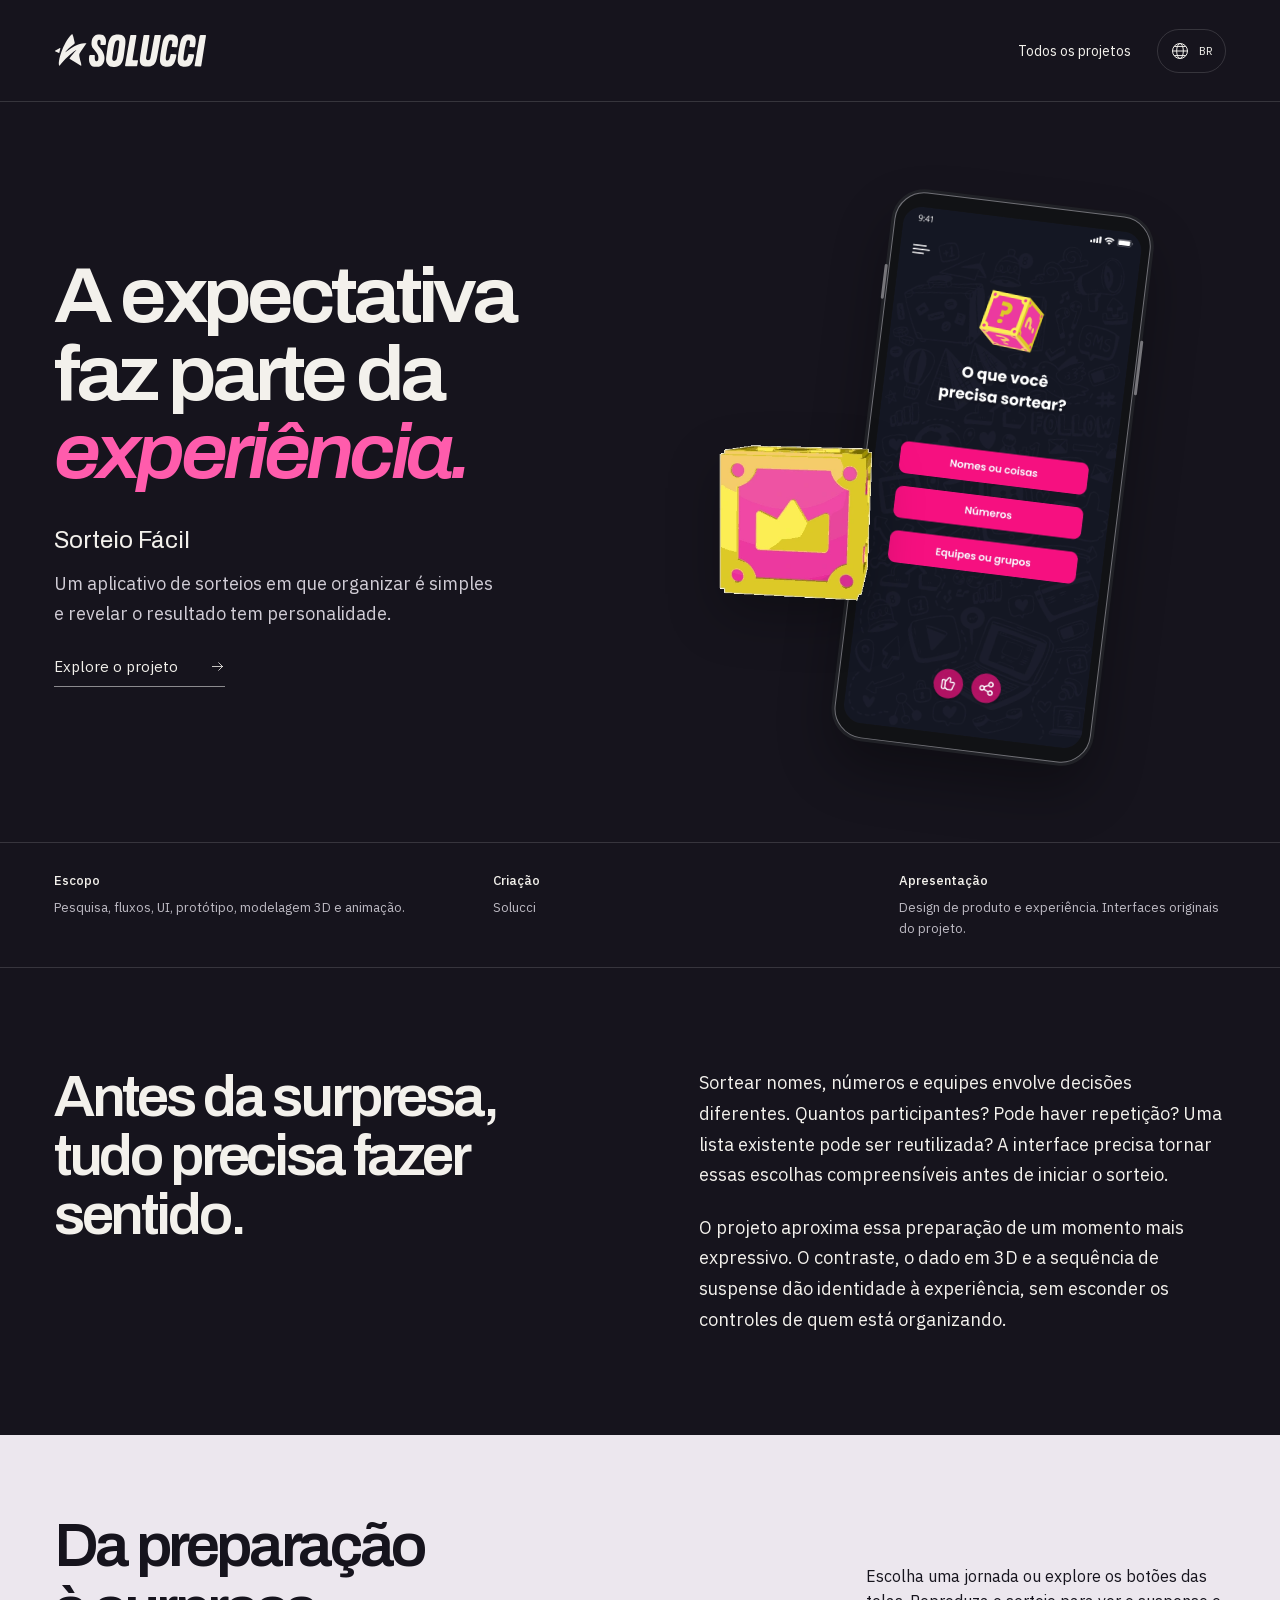
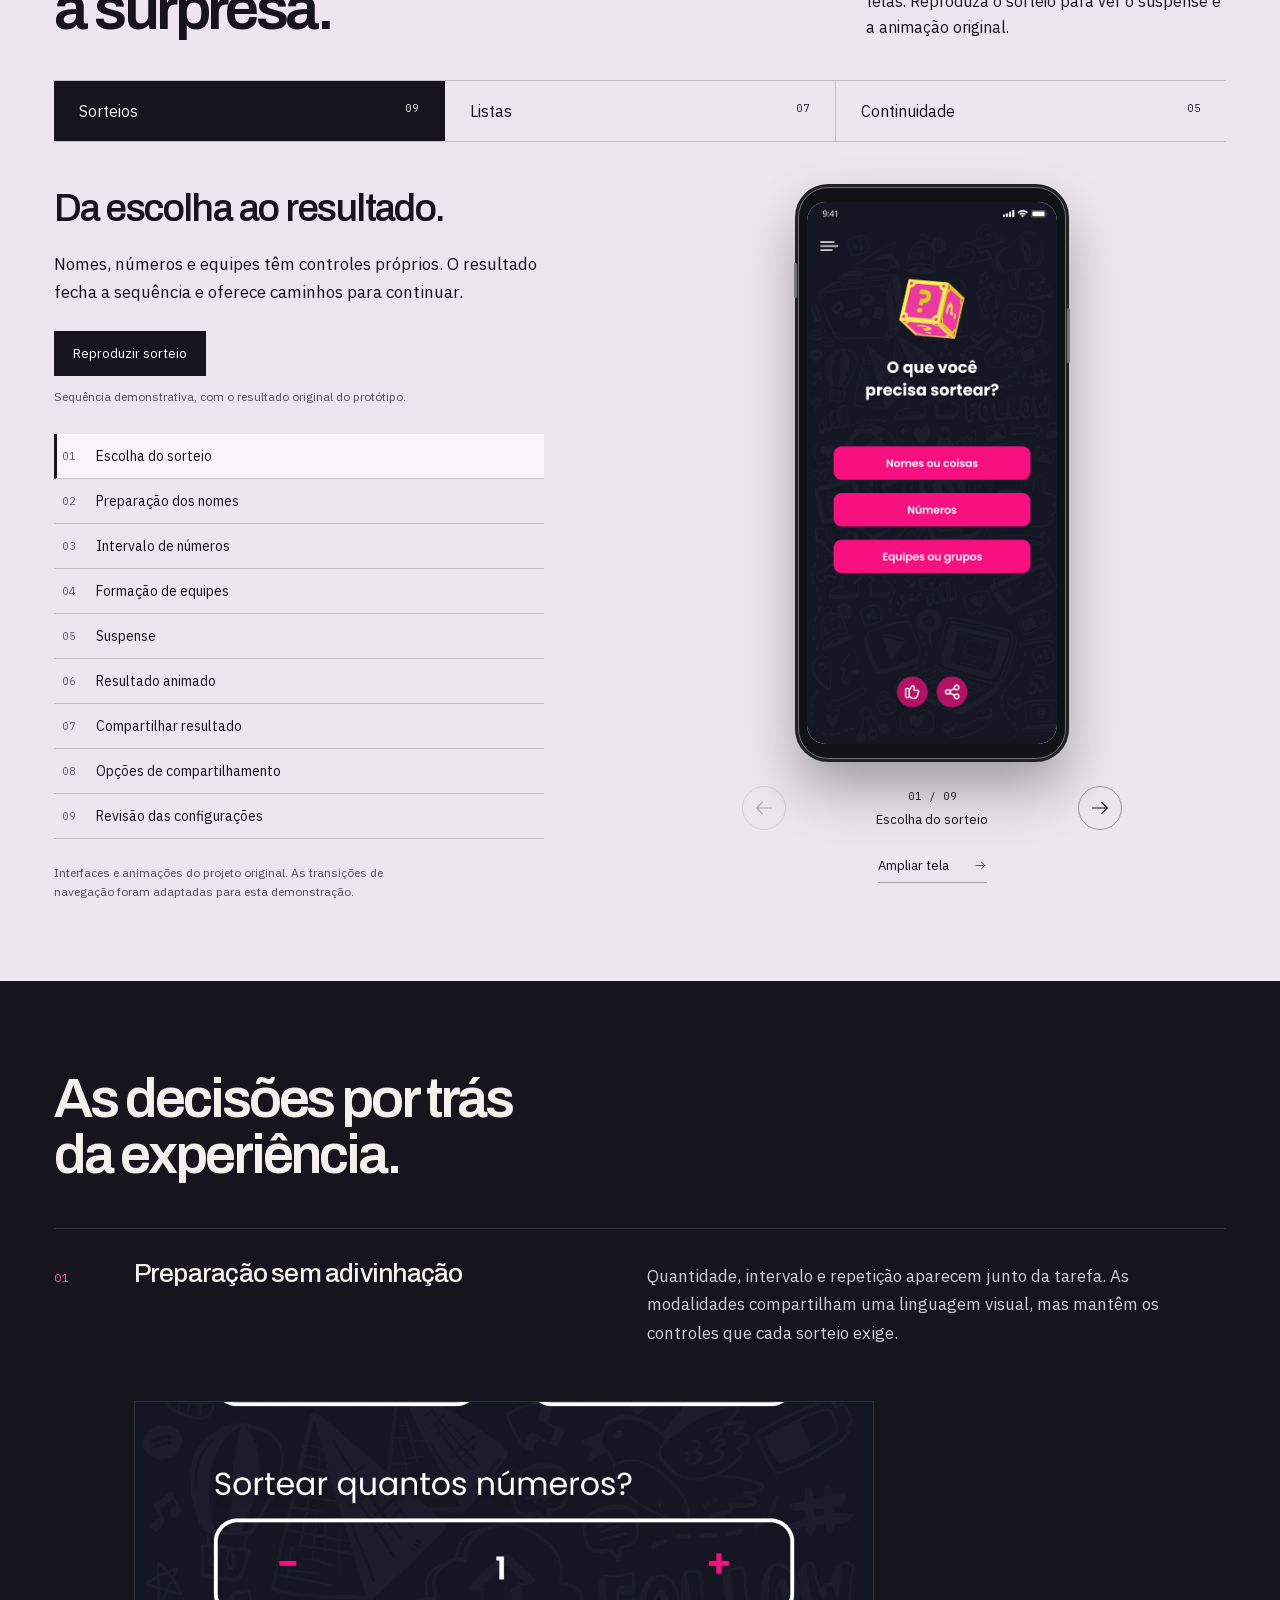
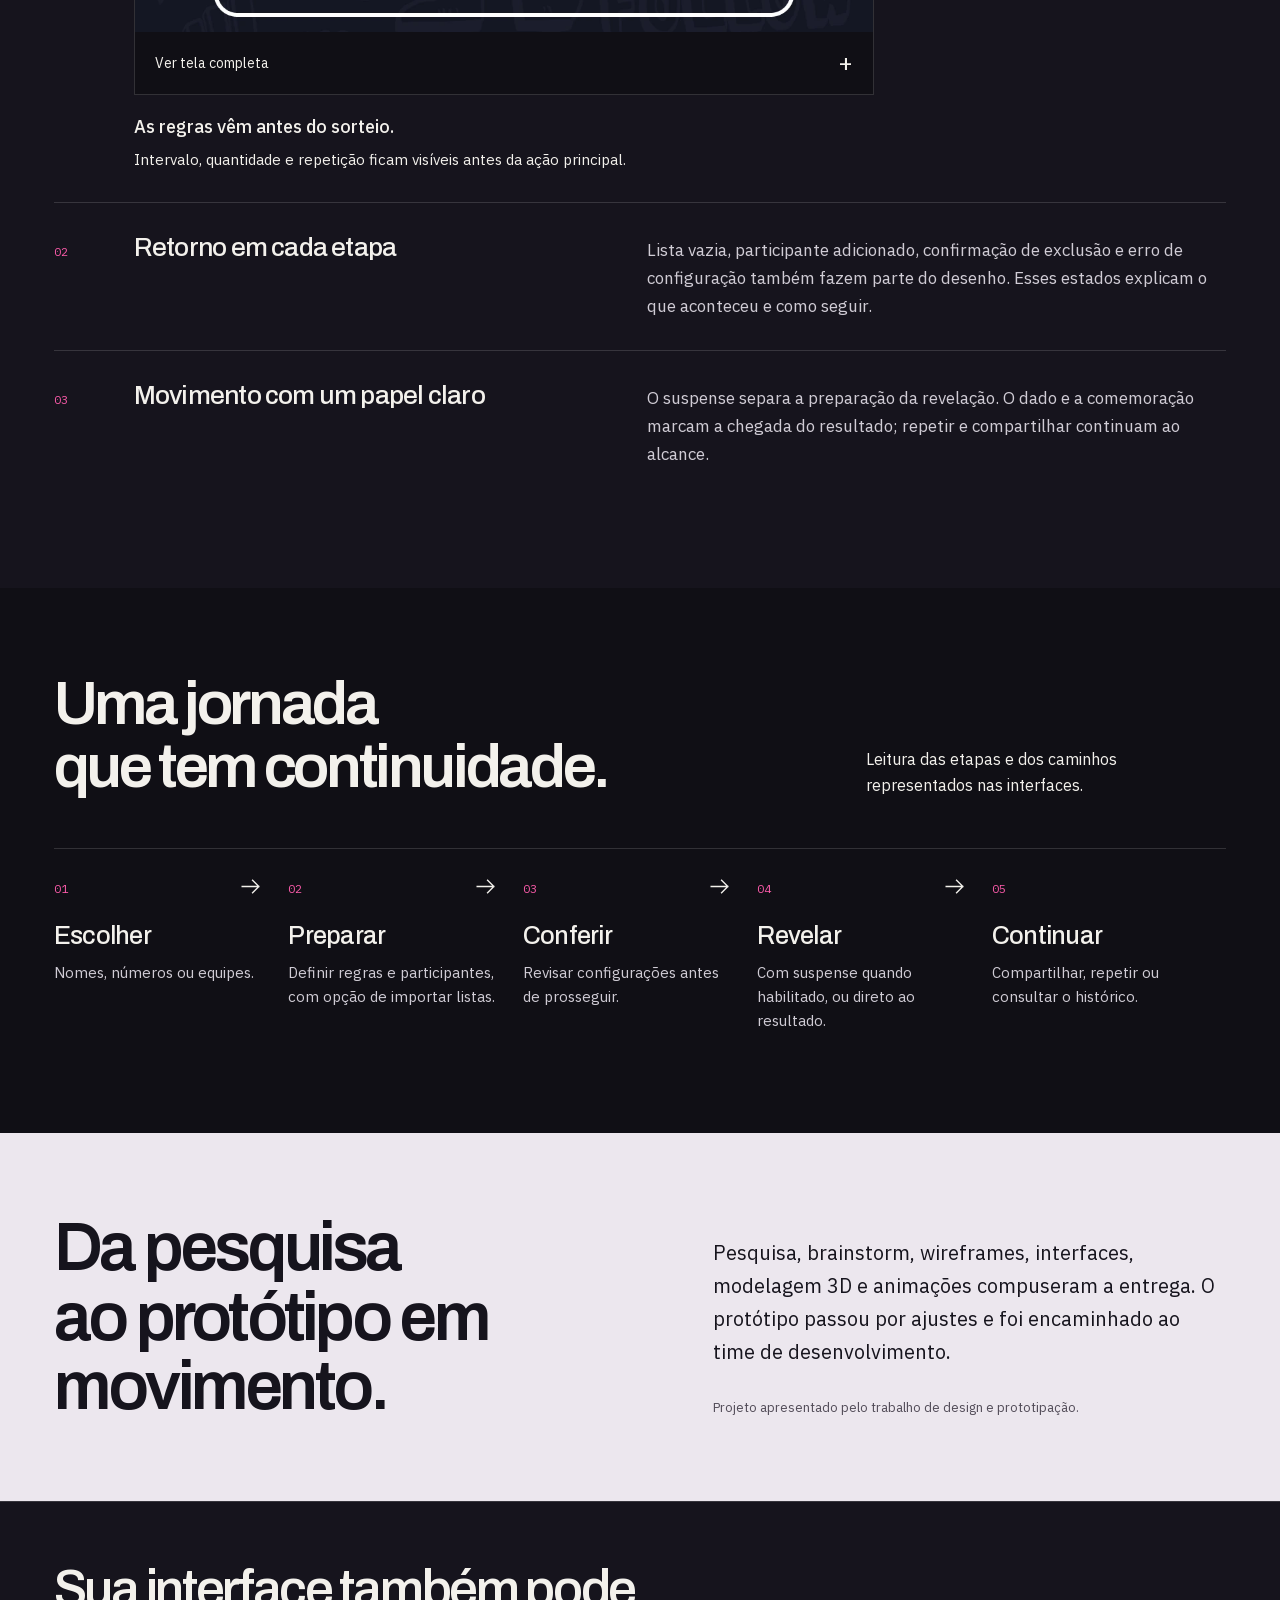
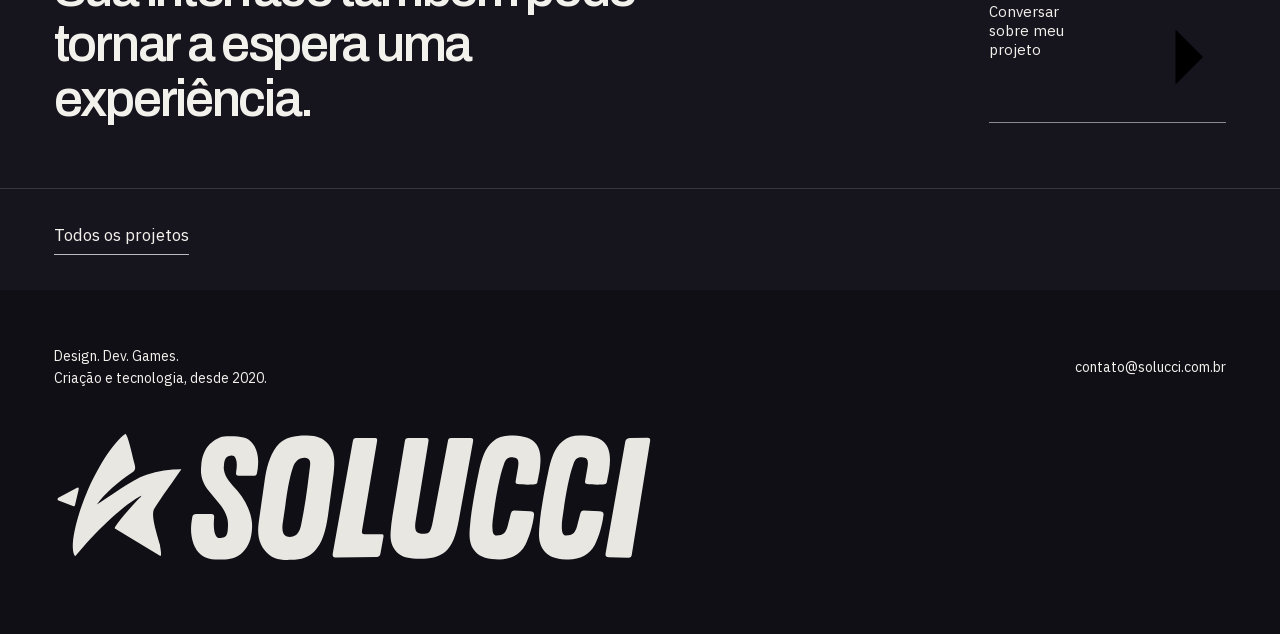
<file: cases/sorteio-facil.html>
<!doctype html><html lang="pt-BR"><head><meta charset="utf-8"><meta name="viewport" content="width=device-width,initial-scale=1"><meta name="robots" content="index,follow"><title>Sorteio Fácil · Solucci</title><meta name="description" content="Um aplicativo de sorteios em que organizar é simples e revelar o resultado tem personalidade."><link rel="icon" href="../assets/favicon.svg?v=restauro1" type="image/svg+xml"><link rel="stylesheet" href="../css/site.css?v=838fe1ed4f7d"><link rel="stylesheet" href="../css/conlife.css?v=fdd514cca93e"><link rel="stylesheet" href="../css/portfolio-cases.css?v=ce9e4d5cea6f"><script>document.documentElement.classList.add('js')</script><script defer src="../js/case-gallery.js?v=85a61152be73"></script><link rel="stylesheet" href="../css/language.css?v=56a81ce5011c"><script src="../js/locales/translations.js?v=d2462c45100b" defer></script><script src="../js/language.js?v=e74c4bed5656" defer></script><script src="../js/interest.js?v=975e9d2396b3" defer></script><link rel="canonical" href="https://solucci.com.br/cases/sorteio-facil.html"><meta property="og:title" content="Sorteio Fácil · Solucci"><meta property="og:description" content="Um aplicativo de sorteios em que organizar é simples e revelar o resultado tem personalidade."><meta property="og:type" content="website"><meta property="og:url" content="https://solucci.com.br/cases/sorteio-facil.html"><meta property="og:locale" content="pt_BR"><meta property="og:site_name" content="Solucci"><meta property="og:image" content="https://solucci.com.br/assets/og-futuro.jpg?v=restauro1"><meta property="og:image:width" content="1200"><meta property="og:image:height" content="630"><meta property="og:image:alt" content="Solucci. Ideia boa merece existir. Design, desenvolvimento e jogos."><meta name="twitter:card" content="summary_large_image"><meta name="twitter:image" content="https://solucci.com.br/assets/og-futuro.jpg?v=restauro1"><script type="application/ld+json">{"@context": "https://schema.org", "@type": "WebPage", "name": "Sorteio Fácil · Solucci", "description": "Um aplicativo de sorteios em que organizar é simples e revelar o resultado tem personalidade.", "url": "https://solucci.com.br/cases/sorteio-facil.html", "publisher": {"@type": "Organization", "@id": "https://solucci.com.br/#solucci", "name": "Solucci", "url": "https://solucci.com.br/", "logo": "https://solucci.com.br/assets/logo.svg", "email": "contato@solucci.com.br", "telephone": "+5512981569832"}, "inLanguage": "pt-BR"}</script><script>
if (location.hostname === 'solucci.com.br' || location.hostname === 'www.solucci.com.br') {
  window.dataLayer = window.dataLayer || [];
  function gtag(){dataLayer.push(arguments);}
  gtag('js', new Date());
  gtag('config', 'G-GYV1TLJXM9');
  const analytics = document.createElement('script');
  analytics.async = true;
  analytics.src = 'https://www.googletagmanager.com/gtag/js?id=G-GYV1TLJXM9';
  document.head.append(analytics);
}
</script></head>
<body class="case-page portfolio-case" data-project="sorteio-facil" data-device="phone" style="--case-accent:#ff5cac;--app-surface:#ece7ee"><a class="skip" href="#conteudo">Pular para o conteúdo</a><header class="header"><a class="logo" href="../index.html" aria-label="Solucci, início"><img src="../assets/logo.svg?v=restauro1" alt="Solucci" width="2030" height="454"></a><nav aria-label="Navegação principal"><a class="case-back" href="../index.html#projetos">Todos os projetos</a></nav></header>
<main id="conteudo"><section class="case-intro section-pad"><div class="case-intro-copy"><h1>A expectativa faz parte da <i>experiência.</i></h1><p class="project-name">Sorteio Fácil</p><p class="hero-description">Um aplicativo de sorteios em que organizar é simples e revelar o resultado tem personalidade.</p><a class="text-link" href="#experiencia">Explore o projeto <svg class="arrow-icon" viewBox="0 0 24 24" aria-hidden="true"><path d="M4 12h16m-6-6 6 6-6 6"/></svg></a></div><div class="intro-visual phone sorteio-intro"><div class="app-device"><div class="device-screen"><img class="" src="../assets/cases/sorteio-facil/home.webp" alt="Sorteio Fácil: escolha da modalidade" loading="lazy"></div></div><img class="intro-dice" src="../assets/cases/sorteio-facil/dado-poster.webp" alt="Dado 3D original do Sorteio Fácil"></div></section>
<div class="case-credits section-pad"><p><strong>Escopo</strong><span>Pesquisa, fluxos, UI, protótipo, modelagem 3D e animação.</span></p><p><strong>Criação</strong><span>Solucci</span></p><p><strong>Apresentação</strong><span>Design de produto e experiência. Interfaces originais do projeto.</span></p></div>
<section class="case-context section-pad"><h2>Antes da surpresa,<br>tudo precisa fazer sentido.</h2><div><p>Sortear nomes, números e equipes envolve decisões diferentes. Quantos participantes? Pode haver repetição? Uma lista existente pode ser reutilizada? A interface precisa tornar essas escolhas compreensíveis antes de iniciar o sorteio.</p><p>O projeto aproxima essa preparação de um momento mais expressivo. O contraste, o dado em 3D e a sequência de suspense dão identidade à experiência, sem esconder os controles de quem está organizando.</p></div></section>
<section class="case-experience section-pad" id="experiencia"><div class="experience-heading"><h2>Da preparação<br>à surpresa.</h2><p>Escolha uma jornada ou explore os botões das telas. Reproduza o sorteio para ver o suspense e a animação original.</p></div><div class="case-modules" aria-label="Jornadas do projeto"><button type="button" data-module="0" aria-pressed="true">Sorteios<span>09</span></button><button type="button" data-module="1" aria-pressed="false">Listas<span>07</span></button><button type="button" data-module="2" aria-pressed="false">Continuidade<span>05</span></button></div>
<div class="case-explorer phone"><div class="gallery-copy"><h3 id="module-heading">Da escolha ao resultado.</h3><p id="module-description">Nomes, números e equipes têm controles próprios. O resultado fecha a sequência e oferece caminhos para continuar.</p><div class="journey-actions"><button class="journey-play" type="button" id="play-journey">Reproduzir sorteio</button><button type="button" id="animation-control" aria-pressed="false" hidden>Reproduzir animação</button><p>Sequência demonstrativa, com o resultado original do protótipo.</p></div><div class="gallery-list" aria-label="Telas da jornada"><button type="button" data-screen="home" aria-current="true"><span>01</span>Escolha do sorteio</button><button type="button" data-screen="participantes" aria-current="false"><span>02</span>Preparação dos nomes</button><button type="button" data-screen="numeros" aria-current="false"><span>03</span>Intervalo de números</button><button type="button" data-screen="equipes" aria-current="false"><span>04</span>Formação de equipes</button><button type="button" data-screen="suspense" aria-current="false"><span>05</span>Suspense</button><button type="button" data-screen="resultado" aria-current="false"><span>06</span>Resultado animado</button><button type="button" data-screen="compartilhar" aria-current="false"><span>07</span>Compartilhar resultado</button><button type="button" data-screen="aviso" aria-current="false"><span>08</span>Opções de compartilhamento</button><button type="button" data-screen="erro" aria-current="false"><span>09</span>Revisão das configurações</button></div><p class="gallery-note">Interfaces e animações do projeto original. As transições de navegação foram adaptadas para esta demonstração.</p></div>
<div class="gallery-stage" tabindex="0" role="group" aria-label="Explorador de telas. Use as setas do teclado para navegar."><div class="app-device explorer-device"><div class="gallery-viewport device-screen" tabindex="0" aria-label="Tela do projeto, role para explorar"><div class="gallery-surface"><img id="app-screen" src="../assets/cases/sorteio-facil/home.webp" alt="Sorteio Fácil: Escolha do sorteio" width="1125" height="2436"><div class="hotspot-layer"></div><div class="result-scene" hidden aria-label="Resultado do sorteio de demonstração: Kaike">
 <div class="result-rays" aria-hidden="true"><img class="ray-one" src="../assets/cases/sorteio-facil/ef01e.svg" alt=""><img class="ray-two" src="../assets/cases/sorteio-facil/5c719.svg" alt=""><img class="ray-three" src="../assets/cases/sorteio-facil/5a4e2.svg" alt=""></div>
 <img class="result-confetti" src="../assets/cases/sorteio-facil/d7bd1.png" alt="">
 <div class="result-status" aria-hidden="true"><span>9:41</span><div><img src="../assets/cases/sorteio-facil/4aaf5.svg" alt=""><img src="../assets/cases/sorteio-facil/f4526.svg" alt=""><img src="../assets/cases/sorteio-facil/95db5.svg" alt=""></div></div>
 <img class="result-label" src="../assets/cases/sorteio-facil/result-label.png" alt="Resultado: Kaike">
 <button class="result-again" data-target="draw" aria-label="Sortear novamente"><img src="../assets/cases/sorteio-facil/result-again.png" alt=""></button>
 <button class="result-share" data-target="compartilhar" aria-label="Compartilhar resultado"><img src="../assets/cases/sorteio-facil/result-share.png" alt=""></button>
 <img class="result-celebration" data-motion="celebracao" src="../assets/cases/sorteio-facil/celebracao-poster.webp" alt="">
 <img class="result-dice" data-motion="dado" src="../assets/cases/sorteio-facil/dado-poster.webp" alt="Dado tridimensional rosa e amarelo">
 <button class="result-home" data-target="home" aria-label="Voltar à escolha do sorteio"><img src="../assets/cases/sorteio-facil/f61b5.svg" alt=""></button></div><div class="suspense-overlay" hidden aria-hidden="true"></div></div></div></div>
<div class="gallery-controls"><button id="previous-screen" type="button" aria-label="Tela anterior" disabled><svg class="arrow-icon" viewBox="0 0 24 24" aria-hidden="true"><path d="M4 12h16m-6-6 6 6-6 6"/></svg></button><p id="screen-status" role="status">01 / 09<span>Escolha do sorteio</span></p><button id="next-screen" type="button" aria-label="Próxima tela"><svg class="arrow-icon" viewBox="0 0 24 24" aria-hidden="true"><path d="M4 12h16m-6-6 6 6-6 6"/></svg></button></div><button class="zoom-screen" type="button">Ampliar tela <svg class="arrow-icon" viewBox="0 0 24 24" aria-hidden="true"><path d="M4 12h16m-6-6 6 6-6 6"/></svg></button></div></div><p class="gallery-error" role="alert" hidden>Não foi possível carregar a navegação. As telas estão disponíveis abaixo.</p><div class="gallery-fallback"><details class="fallback-gallery"><summary>Sorteios</summary><div><figure><img class="" src="../assets/cases/sorteio-facil/home.webp" alt="Escolha do sorteio" loading="lazy"><figcaption>Escolha do sorteio</figcaption></figure><figure><img class="" src="../assets/cases/sorteio-facil/participantes.webp" alt="Preparação dos nomes" loading="lazy"><figcaption>Preparação dos nomes</figcaption></figure><figure><img class="" src="../assets/cases/sorteio-facil/numeros.webp" alt="Intervalo de números" loading="lazy"><figcaption>Intervalo de números</figcaption></figure><figure><img class="" src="../assets/cases/sorteio-facil/equipes.webp" alt="Formação de equipes" loading="lazy"><figcaption>Formação de equipes</figcaption></figure><figure><img class="" src="../assets/cases/sorteio-facil/suspense.webp" alt="Suspense" loading="lazy"><figcaption>Suspense</figcaption></figure><figure><img class="" src="../assets/cases/sorteio-facil/resultado.webp" alt="Resultado animado" loading="lazy"><figcaption>Resultado animado</figcaption></figure><figure><img class="" src="../assets/cases/sorteio-facil/compartilhar.webp" alt="Compartilhar resultado" loading="lazy"><figcaption>Compartilhar resultado</figcaption></figure><figure><img class="" src="../assets/cases/sorteio-facil/aviso.webp" alt="Opções de compartilhamento" loading="lazy"><figcaption>Opções de compartilhamento</figcaption></figure><figure><img class="" src="../assets/cases/sorteio-facil/erro.webp" alt="Revisão das configurações" loading="lazy"><figcaption>Revisão das configurações</figcaption></figure></div></details><details class="fallback-gallery"><summary>Listas</summary><div><figure><img class="" src="../assets/cases/sorteio-facil/listas.webp" alt="Listas salvas" loading="lazy"><figcaption>Listas salvas</figcaption></figure><figure><img class="" src="../assets/cases/sorteio-facil/criar-lista.webp" alt="Criar uma lista" loading="lazy"><figcaption>Criar uma lista</figcaption></figure><figure><img class="" src="../assets/cases/sorteio-facil/lista-vazia.webp" alt="Primeiro participante" loading="lazy"><figcaption>Primeiro participante</figcaption></figure><figure><img class="" src="../assets/cases/sorteio-facil/colar-nomes.webp" alt="Importar nomes" loading="lazy"><figcaption>Importar nomes</figcaption></figure><figure><img class="" src="../assets/cases/sorteio-facil/lista-detalhe.webp" alt="Gerenciar participantes" loading="lazy"><figcaption>Gerenciar participantes</figcaption></figure><figure><img class="" src="../assets/cases/sorteio-facil/confirmacao.webp" alt="Confirmar exclusão" loading="lazy"><figcaption>Confirmar exclusão</figcaption></figure><figure><img class="" src="../assets/cases/sorteio-facil/sucesso.webp" alt="Retorno da operação" loading="lazy"><figcaption>Retorno da operação</figcaption></figure></div></details><details class="fallback-gallery"><summary>Continuidade</summary><div><figure><img class="" src="../assets/cases/sorteio-facil/configuracoes.webp" alt="Configurações" loading="lazy"><figcaption>Configurações</figcaption></figure><figure><img class="" src="../assets/cases/sorteio-facil/historico.webp" alt="Histórico de sorteios" loading="lazy"><figcaption>Histórico de sorteios</figcaption></figure><figure><img class="" src="../assets/cases/sorteio-facil/resultado-historico.webp" alt="Consultar um resultado" loading="lazy"><figcaption>Consultar um resultado</figcaption></figure><figure><img class="" src="../assets/cases/sorteio-facil/nomes.webp" alt="Retorno ao adicionar nome" loading="lazy"><figcaption>Retorno ao adicionar nome</figcaption></figure><figure><img class="" src="../assets/cases/sorteio-facil/importar.webp" alt="Selecionar listas" loading="lazy"><figcaption>Selecionar listas</figcaption></figure></div></details></div></section>
<section class="decisions section-pad"><h2>As decisões por trás<br>da experiência.</h2><div class="decision-rows"><article><span>01</span><h3>Preparação sem adivinhação</h3><p>Quantidade, intervalo e repetição aparecem junto da tarefa. As modalidades compartilham uma linguagem visual, mas mantêm os controles que cada sorteio exige.</p><figure class="decision-evidence"><details><summary><span class="evidence-crop" style="--crop-position:50% 30%"><img src="../assets/cases/sorteio-facil/numeros.webp" alt="As regras vêm antes do sorteio." loading="lazy"></span><span class="evidence-action">Ver tela completa<span aria-hidden="true">+</span></span></summary><img class="evidence-full" src="../assets/cases/sorteio-facil/numeros.webp" alt="As regras vêm antes do sorteio." loading="lazy"></details><figcaption><strong>As regras vêm antes do sorteio.</strong><span>Intervalo, quantidade e repetição ficam visíveis antes da ação principal.</span></figcaption></figure></article><article><span>02</span><h3>Retorno em cada etapa</h3><p>Lista vazia, participante adicionado, confirmação de exclusão e erro de configuração também fazem parte do desenho. Esses estados explicam o que aconteceu e como seguir.</p></article><article><span>03</span><h3>Movimento com um papel claro</h3><p>O suspense separa a preparação da revelação. O dado e a comemoração marcam a chegada do resultado; repetir e compartilhar continuam ao alcance.</p></article></div></section>
<section class="case-journey section-pad"><div class="experience-heading"><h2>Uma jornada<br>que tem continuidade.</h2><p>Leitura das etapas e dos caminhos representados nas interfaces.</p></div><ol><li><span>01</span><h3>Escolher</h3><p>Nomes, números ou equipes.</p><svg class="arrow-icon" viewBox="0 0 24 24" aria-hidden="true"><path d="M4 12h16m-6-6 6 6-6 6"/></svg></li><li><span>02</span><h3>Preparar</h3><p>Definir regras e participantes, com opção de importar listas.</p><svg class="arrow-icon" viewBox="0 0 24 24" aria-hidden="true"><path d="M4 12h16m-6-6 6 6-6 6"/></svg></li><li><span>03</span><h3>Conferir</h3><p>Revisar configurações antes de prosseguir.</p><svg class="arrow-icon" viewBox="0 0 24 24" aria-hidden="true"><path d="M4 12h16m-6-6 6 6-6 6"/></svg></li><li><span>04</span><h3>Revelar</h3><p>Com suspense quando habilitado, ou direto ao resultado.</p><svg class="arrow-icon" viewBox="0 0 24 24" aria-hidden="true"><path d="M4 12h16m-6-6 6 6-6 6"/></svg></li><li><span>05</span><h3>Continuar</h3><p>Compartilhar, repetir ou consultar o histórico.</p></li></ol></section>
<section class="conlife-results section-pad"><h2>Da pesquisa<br>ao protótipo em movimento.</h2><div><p>Pesquisa, brainstorm, wireframes, interfaces, modelagem 3D e animações compuseram a entrega. O protótipo passou por ajustes e foi encaminhado ao time de desenvolvimento.</p><p class="source-note">Projeto apresentado pelo trabalho de design e prototipação.</p></div></section>
<section class="case-contact section-pad"><h2>Sua interface também pode tornar a espera uma experiência.</h2><a class="text-link" data-contact-case="Sorteio Fácil" href="https://wa.me/5512981569832?text=Oi%2C+Solucci.+Vi+o+case+Sorteio+F%C3%A1cil+e+quero+conversar+sobre+meu+projeto.">Conversar sobre meu projeto <svg viewBox="0 0 24 24" aria-hidden="true"><path d="M5 12h14m-6-6 6 6-6 6"/></svg></a></section><nav class="case-next section-pad" aria-label="Outros caminhos"><a href="../index.html#projetos">Todos os projetos</a></nav></main>
<footer class="footer section-pad"><div class="footer-top"><p>Design. Dev. Games.<br>Criação e tecnologia, desde 2020.</p><a href="mailto:contato@solucci.com.br">contato@solucci.com.br</a></div><img class="footer-logo" src="../assets/logo.svg?v=restauro1" alt="Solucci" width="2030" height="454" loading="lazy"></footer>
<dialog class="screen-dialog" aria-label="Interface ampliada"><div class="dialog-toolbar"><p id="dialog-title"></p><button id="dialog-scale" type="button" aria-pressed="false">Tamanho original</button><button id="dialog-close" type="button">Fechar</button></div><div class="dialog-scroll" tabindex="0"><img id="dialog-image" alt=""></div></dialog></body></html>
</file>
<file: css/site.css>
@font-face{font-family:Archivo;src:url('../assets/fonts/Archivo-var-normal.woff2') format('woff2');font-weight:400 900;font-stretch:62% 125%;font-display:swap}
@font-face{font-family:Archivo;src:url('../assets/fonts/Archivo-var-italic.woff2') format('woff2');font-weight:400 900;font-stretch:62% 125%;font-style:italic;font-display:swap}
@font-face{font-family:Plex;src:url('../assets/fonts/IBMPlexSans-var-normal.woff2') format('woff2');font-weight:100 700;font-display:swap}
@font-face{font-family:PlexMono;src:url('../assets/fonts/IBMPlexMono-400-normal.woff2') format('woff2');font-weight:400;font-display:swap}
:root{--ink:#16141d;--deep:#100f15;--bone:#f3f1ec;--coral:#f5533d;--teal:#0fb5a6;--muted:#bcb9c2;--line:#ffffff24;--gutter:clamp(24px,4.2vw,88px);color-scheme:dark}
*{box-sizing:border-box}html{scroll-behavior:smooth;scroll-padding-top:100px}body{margin:0;background:var(--ink);color:var(--bone);font-family:Plex,sans-serif;-webkit-font-smoothing:antialiased}a{color:inherit;text-decoration:none}button{font:inherit;color:inherit;cursor:pointer}a,button,summary{-webkit-tap-highlight-color:transparent}a:focus-visible,button:focus-visible,summary:focus-visible{outline:2px solid var(--teal);outline-offset:7px}::selection{background:var(--coral);color:var(--ink)}img,video{display:block;max-width:100%}h1,h2,h3,p{margin:0}button{border:0;background:none}button:disabled{cursor:default}h1,h2,h3{font-family:Archivo,sans-serif}i{font-style:italic}h2{font-size:clamp(38px,4.8vw,78px);line-height:1.02;letter-spacing:-.055em;font-weight:600}h2 i{font-weight:650}.section-pad{padding-left:var(--gutter);padding-right:var(--gutter)}.skip{position:fixed;left:24px;top:-100px;padding:16px;background:var(--bone);color:var(--ink);z-index:30}.skip:focus{top:16px}.header{height:102px;display:flex;align-items:center;justify-content:space-between;padding:0 var(--gutter);position:absolute;inset:0 0 auto;z-index:10;border-bottom:1px solid var(--line)}.logo{width:153px}.logo img{width:100%;height:auto}.header nav{display:flex;align-items:center;gap:42px;font-size:15px}.header nav>a{padding:12px 0}.header nav>a:hover{color:var(--coral)}.header .nav-contact{margin-left:45px;border-bottom:1px solid #f3f1ec80}.nav-contact span{margin-left:32px}.menu-toggle{display:none}.mobile-menu[hidden]{display:none}
.hero{min-height:850px;height:max(850px,100svh);max-height:1200px;position:relative;overflow:hidden;background:radial-gradient(ellipse at 78% 38%,#27252f 0%,#16141d 48%,#100f15 100%);padding:162px var(--gutter) 106px;display:flex;align-items:center}.hero-grid{position:absolute;inset:102px 0 80px;background-image:linear-gradient(90deg,#ffffff08 1px,transparent 1px);background-size:25% 100%;pointer-events:none}.hero-copy{position:relative;z-index:3;width:58%;pointer-events:none}.hero-copy a{pointer-events:auto}h1{font-size:clamp(76px,8.4vw,150px);line-height:.9;font-style:italic;text-transform:uppercase;font-weight:750;font-stretch:105%;letter-spacing:-.065em}h1 em{font-style:inherit;color:var(--bone)}.hero-bottom{margin-top:38px}.hero-bottom p{font-size:18px;line-height:1.55;color:#d2cfd7}.button{display:inline-flex;align-items:center;gap:40px;padding:16px 21px;font-size:15px;font-weight:600}.button span{font-size:22px;font-weight:400}.primary{background:var(--coral);color:var(--ink);margin-top:28px;transition:background .2s,transform .2s}.primary:hover{background:#ff7866;transform:translateY(-3px)}.scene{position:absolute;right:0;top:100px;width:57%;height:calc(100% - 180px);display:flex;align-items:center;justify-content:center;isolation:isolate}.scene-asset{position:relative;width:min(100%,850px);aspect-ratio:1;z-index:2;transform:translateY(-2%)}.scene-fallback{width:100%;height:100%;object-fit:contain}.scene canvas{position:absolute;inset:0;width:100%;height:100%;opacity:0;transition:opacity .6s}.scene.live canvas{opacity:1}.scene.live .scene-fallback{visibility:hidden}.orbit{position:absolute;border:1px solid #c5bfdb24;border-radius:50%;width:83%;aspect-ratio:1;transform:rotate(-25deg) scaleY(.62);pointer-events:none}.orbit-two{width:72%;transform:rotate(55deg) scaleY(.68);border-color:#c5bfdb14}.orbit-one:before{content:'';position:absolute;width:7px;height:7px;background:var(--teal);border-radius:50%;top:15%;left:14%}.scene-caption{position:absolute;bottom:30px;left:12%;right:9%;display:flex;justify-content:space-between;gap:20px;font:11px PlexMono,monospace;color:var(--muted);z-index:4}.scene-coordinate{color:#f3f1ec;white-space:nowrap}.hero-foot{position:absolute;bottom:0;left:var(--gutter);right:var(--gutter);height:80px;border-top:1px solid var(--line);display:flex;align-items:center;justify-content:space-between;gap:20px;font:12px PlexMono,monospace}.hero-foot>a span{margin-left:20px}#motion-toggle{display:flex;align-items:center;gap:12px;font:12px PlexMono,monospace;padding:12px}.motion-icon{font-size:14px;color:var(--teal)}
.intro{padding-top:120px;padding-bottom:120px;display:flex;justify-content:space-between;align-items:flex-end;gap:50px;border-bottom:1px solid var(--line)}.intro>p{font-size:clamp(25px,2.8vw,42px);line-height:1.25;letter-spacing:-.025em}.intro>p>span{color:var(--muted)}.intro-note{display:flex;align-items:flex-start;gap:13px}.intro-note p{font-size:14px;line-height:1.65;color:#c7c4ce}.signal{width:7px;height:7px;flex:0 0 7px;background:var(--teal);border-radius:50%;margin-top:7px}.work{padding-top:120px;padding-bottom:100px}.section-heading{display:flex;justify-content:space-between;align-items:flex-end;gap:50px;margin-bottom:60px}.section-heading>p{font-size:16px;line-height:1.6;color:#c7c4ce;max-width:350px}.project{display:block}.project-image{position:relative;overflow:hidden;display:flex;align-items:center;justify-content:center;padding:7%;aspect-ratio:1.5;background:#282631}.project-image img{width:100%;height:auto;box-shadow:0 24px 65px #0005;transition:transform .7s cubic-bezier(.2,.7,.2,1);border-radius:3px}.project-feature .project-image{aspect-ratio:2.3;padding:5% 13% 0;align-items:flex-start}.serramar{background:#293e32}.serramar:before{content:'';position:absolute;width:80%;aspect-ratio:1;background:radial-gradient(#6c8a5438,transparent 65%);top:-50%}.mcg{background:#263b4b}.project-open{position:absolute;right:24px;top:24px;background:var(--bone);color:var(--ink);width:48px;height:48px;border-radius:50%;display:grid;place-items:center;font-size:27px;transition:transform .3s,background .3s}.project:hover .project-image img{transform:translateY(-10px) scale(1.025)}.project:hover .project-open{transform:rotate(45deg);background:var(--coral)}.project-meta{display:flex;justify-content:space-between;gap:25px;align-items:flex-start;padding-top:25px}.project-meta h3{font-size:24px;letter-spacing:-.04em;font-weight:600}.project-meta p{font-size:15px;color:var(--muted);line-height:1.55;margin-top:8px}.project-type{font:11px PlexMono,monospace;padding-top:7px;white-space:nowrap}.work-note{margin-top:65px;padding-top:25px;border-top:1px solid var(--line);font-size:14px;color:var(--muted)}.work-note a{color:var(--bone);margin-left:12px;border-bottom:1px solid #ffffff50;padding-bottom:3px}.work-note a span{margin-left:15px}
.capabilities{padding-top:110px;padding-bottom:120px;background:#1e1c25}.capability-list{border-top:1px solid var(--line)}.capability-list details{border-bottom:1px solid var(--line)}.capability-list summary{display:flex;align-items:center;gap:35px;padding:32px 0;cursor:pointer;list-style:none}.capability-list summary::-webkit-details-marker{display:none}.cap-number{font:12px PlexMono,monospace;color:var(--muted);align-self:flex-start;padding-top:12px;min-width:25px}.capability-list h3{font-size:clamp(45px,5.6vw,84px);line-height:1;letter-spacing:-.05em;font-weight:550}.cap-short{margin-left:auto;font-size:15px;color:var(--muted)}.cap-plus{font-size:36px;font-weight:200;width:35px;text-align:center;transition:transform .25s}.capability-list details[open] .cap-plus{transform:rotate(45deg);color:var(--teal)}.capability-list details[open] h3{color:var(--bone)}.cap-content{display:grid;grid-template-columns:1.2fr 1fr;gap:10%;padding:0 0 36px 60px}.cap-content>p{font-size:18px;line-height:1.6;max-width:540px;color:#d6d3dc}.cap-content ul{padding:0;margin:0;list-style:none;display:flex;flex-direction:column;gap:10px;font:13px PlexMono,monospace}.cap-content li{padding-bottom:10px;border-bottom:1px solid #ffffff12}.making{padding-top:110px;padding-bottom:110px;display:grid;grid-template-columns:1.25fr 1fr;gap:6%;align-items:center;background:#100f15}.factory{position:relative;margin-left:calc(var(--gutter) * -1)}.factory video{width:100%;mask-image:linear-gradient(to right,transparent,#000 10%,#000 85%,transparent),linear-gradient(to bottom,transparent,#000 14%,#000 86%,transparent);mask-composite:intersect}.making-copy h2{font-size:clamp(40px,4.1vw,67px)}.making-copy p{font-size:17px;line-height:1.65;color:#cbc7d2;max-width:390px;margin-top:26px}.making-copy p+p{margin-top:16px}.text-link{display:inline-flex;gap:32px;margin-top:35px;padding-bottom:10px;border-bottom:1px solid #ffffff80;font-size:15px}
.contact{background:var(--coral);color:var(--ink);padding-top:40px;padding-bottom:40px}.contact-top{display:flex;justify-content:space-between;gap:30px;font:12px PlexMono,monospace}.availability{display:flex;align-items:center;gap:12px}.availability>span{width:6px;height:6px;background:var(--ink);border-radius:50%}.contact-main{display:flex;align-items:center;justify-content:space-between;padding:70px 0}.contact-main h2{font-size:clamp(65px,9vw,155px);line-height:.94;font-weight:650;letter-spacing:-.06em}.contact-arrow{font-size:clamp(130px,22vw,340px);line-height:1;font-family:Archivo,sans-serif;font-weight:300;transition:transform .3s;padding-right:30px}.contact-arrow:hover{transform:translate(10px,-10px)}.contact-bottom{display:flex;gap:30px;justify-content:space-between;align-items:center;border-top:1px solid #16141d50;padding-top:30px;font-size:14px}.contact-bottom a{border-bottom:1px solid #16141d70;padding-bottom:7px;white-space:nowrap}.contact-bottom a span{margin-left:20px}.footer{padding-top:55px;padding-bottom:30px;background:var(--deep)}.footer-top{display:flex;justify-content:space-between;font-size:14px;line-height:1.6}.footer-top>a{align-self:flex-start}.footer-top>a span{margin-left:20px}.footer-logo{width:100%;height:auto;margin:70px auto 55px;opacity:.96}.footer-bottom{display:flex;justify-content:space-between;gap:20px;border-top:1px solid var(--line);padding-top:25px;font:11px PlexMono,monospace;color:var(--muted)}
@media(min-width:1800px){.hero-copy{width:55%}.hero-bottom{margin-top:45px}.hero-bottom p{font-size:21px}.hero-foot{font-size:14px}}
@media(max-width:1100px){.hero{min-height:780px;height:90svh;max-height:1000px}.hero-copy{width:65%}h1{font-size:9vw}.hero-bottom p{font-size:16px}.scene{width:56%;right:-4%}.scene-caption{left:20%;right:15%}.scene-coordinate{display:none}.intro{gap:35px}.intro-note{max-width:260px}.project-type{font-size:10px}.contact-bottom{flex-wrap:wrap}.contact-bottom>p{flex-basis:100%}.header .nav-contact{margin-left:0}.header nav{gap:25px}.making{gap:3%}.cap-content{gap:6%}}
@media(max-width:760px){html{scroll-padding-top:30px}.header{height:80px}.logo{width:130px}.header nav{display:none}.menu-toggle{display:flex;gap:25px;align-items:center;font-size:14px;padding:12px 0 12px 12px}.menu-toggle span{font-size:25px}.mobile-menu{position:absolute;z-index:9;top:80px;left:0;right:0;background:var(--ink);padding:25px var(--gutter) 35px;border-bottom:1px solid var(--line);display:flex;flex-direction:column;gap:25px;font-size:23px;box-shadow:0 25px 45px #0005}.hero{height:auto;min-height:0;max-height:none;display:block;padding:125px var(--gutter) 0}.hero-grid{inset:80px 0 78px;background-size:50% 100%}.hero-copy{width:100%}h1{font-size:clamp(64px,13.5vw,103px);line-height:.94;letter-spacing:-.065em}.hero-bottom{margin-top:26px;max-width:450px}.hero-bottom p{font-size:16px;line-height:1.55}.primary{margin-top:22px;font-size:14px;padding:13px 19px;gap:35px}.scene{position:relative;width:calc(100% + 48px);height:auto;aspect-ratio:1.25;top:auto;right:auto;margin:5px -24px 20px}.scene-asset{width:92%;max-width:460px;transform:none}.orbit{width:80%;max-width:400px}.orbit-two{width:72%;max-width:360px}.scene-caption{bottom:2px;left:24px;right:24px;font-size:10px}.scene-coordinate{display:block}.hero-foot{position:relative;inset:auto;height:72px;gap:12px}.hero-foot>span{display:none}.hero-foot a{font-size:10px}.hero-foot a span{margin-left:8px}#motion-toggle{padding:12px 0;font-size:10px;gap:8px}.intro{padding-top:65px;padding-bottom:65px;display:block}.intro>p{font-size:clamp(23px,4.5vw,31px)}.intro-note{margin-top:30px;max-width:none}.intro-note p{font-size:13px}.work{padding-top:70px;padding-bottom:65px}.section-heading{display:block;margin-bottom:35px}.section-heading>p{margin-top:24px;font-size:14px}.project-feature .project-image{aspect-ratio:1.35;padding:9% 7% 0}.project-image{aspect-ratio:1.35;padding:9% 7% 0;align-items:flex-start}.project-image img{max-width:none}.project-open{right:15px;top:15px;width:35px;height:35px;font-size:23px}.project-meta{display:block;padding-top:18px}.project-meta h3{font-size:22px}.project-meta p{font-size:14px}.project-type{display:block;margin-top:14px;font-size:10px}.work-note{margin-top:40px;line-height:1.7}.work-note a{display:inline-block;margin:8px 0 0}.capabilities{padding-top:65px;padding-bottom:65px}.capability-list summary{gap:15px;padding:25px 0}.cap-number{padding-top:7px;min-width:22px;font-size:10px}.capability-list h3{font-size:46px}.cap-short{display:none}.cap-plus{margin-left:auto;font-size:28px}.cap-content{display:block;padding:0 0 25px 37px}.cap-content>p{font-size:16px}.cap-content ul{margin-top:25px;font-size:12px}.making{grid-template-columns:1fr;padding-top:30px;padding-bottom:65px;gap:0}.factory{margin:0 -24px}.making-copy{margin-top:15px}.making-copy h2{font-size:43px}.making-copy p{font-size:16px;max-width:none}.contact{padding-top:25px;padding-bottom:30px}.contact-top{font-size:10px}.contact-top>span:last-child{display:none}.contact-main{padding:45px 0;align-items:flex-end;gap:8px}.contact-main h2{font-size:clamp(52px,10vw,76px)}.contact-arrow{font-size:90px;padding:0;line-height:.9}.contact-bottom{gap:20px;font-size:13px}.contact-bottom a{white-space:normal}.footer{padding-top:35px;padding-bottom:25px}.footer-top{font-size:12px;gap:20px}.footer-logo{margin:45px auto 35px}.footer-bottom{flex-wrap:wrap;font-size:10px;gap:18px}.footer-bottom>span:nth-child(2){display:none}}
@media(prefers-reduced-motion:reduce){html{scroll-behavior:auto}*,*:before,*:after{animation:none!important;transition:none!important}.project:hover .project-image img,.contact-arrow:hover,.primary:hover{transform:none}}
html[data-motion="paused"]{scroll-behavior:auto}html[data-motion="paused"] *,html[data-motion="paused"] *:before,html[data-motion="paused"] *:after{animation:none!important;transition:none!important}
.project-secondary{display:grid;grid-template-columns:1.5fr 1fr;align-items:center;gap:6%;margin-top:70px}.project-secondary .project-image{aspect-ratio:1.5;padding:9% 9% 0;align-items:flex-start}.project-secondary .project-meta{display:block}.project-secondary h3{font-size:32px}.project-secondary .project-type{display:block;margin-top:30px}
@media(max-width:760px){.project-secondary{display:block;margin-top:40px}.project-secondary h3{font-size:22px}.project-secondary .project-type{margin-top:14px}.project-secondary .project-image{aspect-ratio:1.35;padding:9% 7% 0}}

@media(max-width:760px){.contact-main{position:relative;display:block}.contact-main h2{font-size:clamp(48px,12vw,76px)}.contact-arrow{position:absolute;right:0;bottom:46px;font-size:72px}}

html:not(.js) #motion-toggle,html:not(.js) .menu-toggle{display:none}
@media(max-width:760px){html:not(.js) .header nav{display:flex}html:not(.js) .header nav>a:not(.nav-contact){display:none}html:not(.js) .nav-contact{font-size:12px}html:not(.js) .nav-contact span{margin-left:10px}}

.arrow-icon{display:inline-block;width:1em;height:1em;vertical-align:-.12em;fill:none;stroke:currentColor;stroke-width:1.3;stroke-linecap:square;stroke-linejoin:miter;flex-shrink:0}.contact-arrow{display:inline-flex;align-items:center;justify-content:center}.contact-arrow .arrow-icon{width:.9em;height:.9em;vertical-align:0}

.hero-bottom>p{max-width:400px}.intro-note{max-width:330px}.case-selection{display:grid;grid-template-columns:1.15fr 1fr;gap:28px;margin-bottom:80px}.case-preview{padding:38px 32px 0;overflow:hidden;display:flex;flex-direction:column;justify-content:space-between}.conlife-preview{background:#e5e2db;color:var(--ink)}.sorteio-preview{background:#282332;color:var(--bone)}.case-preview h3{font-size:clamp(26px,2.8vw,40px);font-weight:600;letter-spacing:-.045em}.case-preview p{font-size:16px;line-height:1.5;margin-top:15px}.case-preview .text-link{margin-top:22px;margin-bottom:35px;border-color:currentColor}.case-phones{display:flex;gap:24px;align-items:flex-start;justify-content:center;max-height:420px;padding-top:8px}.case-phones img{width:calc(50% - 12px);max-width:240px;height:auto;box-shadow:0 10px 25px #0002}.case-phones img:nth-child(2){margin-top:52px}.case-preview:hover .text-link{color:inherit;text-decoration:underline;text-underline-offset:5px}
.case-page .header{position:relative}.case-page .header nav{display:flex}.case-page .case-back{font-size:14px}.case-main{padding-top:70px}.case-title{font-style:normal;text-transform:none;font-size:clamp(48px,7vw,104px);max-width:1050px;line-height:1;letter-spacing:-.055em}.case-lead{max-width:720px;font-size:clamp(20px,2vw,28px);line-height:1.5;margin-top:30px;color:#d6d3dc}.case-facts{display:grid;grid-template-columns:1.6fr 1fr;gap:60px;margin:48px 0 65px;padding-top:25px;border-top:1px solid var(--line)}.case-facts dt{font:12px PlexMono,monospace;color:var(--muted);margin-bottom:12px}.case-facts dd{margin:0;font-size:16px;line-height:1.6;max-width:600px}.case-showcase{padding:55px 30px;display:flex;justify-content:center;align-items:center;gap:clamp(20px,5vw,80px);background:#e5e2db}.case-showcase img{width:25%;max-width:250px;height:auto;box-shadow:0 15px 30px #0002}.case-showcase.dark{background:#282332}.case-section{display:grid;grid-template-columns:1fr 1.35fr;gap:10%;padding:80px 0;border-bottom:1px solid var(--line)}.case-section h2{font-size:clamp(32px,3.5vw,53px)}.case-section p{font-size:18px;line-height:1.7;max-width:680px}.case-section p+p{margin-top:20px}.case-section h3{font-size:22px;letter-spacing:-.025em;margin-bottom:12px}.case-section article+article{margin-top:35px}.case-process{display:grid;grid-template-columns:1.6fr 1fr;gap:30px;align-items:center;margin:65px 0}.case-process figure{margin:0}.case-process img{width:100%;height:auto}.case-process figcaption{font-size:14px;line-height:1.5;color:var(--muted);margin-top:16px}.case-outcome{padding:70px 0}.case-outcome h2{max-width:800px}.case-outcome>p{max-width:720px;margin-top:25px;font-size:20px;line-height:1.65}.case-outcome .source-note{font-size:14px;color:var(--muted);max-width:620px}.case-next{display:flex;justify-content:space-between;gap:30px;border-top:1px solid var(--line);padding:32px 0 70px;font-size:17px}.case-next a{border-bottom:1px solid var(--muted);padding-bottom:8px}.case-page .footer-logo{max-width:600px;margin:40px 0}.case-page .footer-top{align-items:center}.case-page .footer-top a{align-self:center}
@media(max-width:760px){.case-selection{grid-template-columns:1fr;gap:32px;margin-bottom:55px}.case-preview{padding:28px 24px 0}.case-preview h3{font-size:30px}.case-phones{max-height:350px;gap:18px}.case-phones img{width:calc(50% - 9px)}.case-main{padding-top:45px}.case-page .logo{width:110px}.case-page .case-back{font-size:12px}.case-title{font-size:clamp(43px,10vw,72px)}.case-facts{grid-template-columns:1fr;gap:25px;margin:35px 0 40px}.case-showcase{padding:30px 16px;gap:18px;flex-wrap:wrap}.case-showcase img{width:calc(50% - 9px);max-width:250px}.case-showcase img:only-child{width:60%}.case-section{grid-template-columns:1fr;gap:25px;padding:45px 0}.case-section p{font-size:17px}.case-process{grid-template-columns:1fr;gap:30px;margin:40px 0}.case-process figure:last-child{max-width:400px}.case-outcome{padding:45px 0}.case-outcome>p{font-size:18px}.case-next{font-size:14px;padding-bottom:45px}.case-page .footer-top{display:block}.case-page .footer-top a{display:inline-block;margin-top:20px}}
html:not(.js) .case-page .header nav>.case-back{display:block}
.conlife-preview .case-phones{max-height:none;padding-bottom:32px;align-items:center}.conlife-preview .case-phones img{border:7px solid #17181c;border-radius:24px;box-shadow:0 15px 30px #0003}.conlife-preview .case-phones img:nth-child(2){margin-top:30px}
.sorteio-preview .case-phones{align-items:center;padding-bottom:35px}.sorteio-preview .case-phones img{height:auto;max-height:none;border:7px solid #18171d;border-block-width:10px;border-radius:22px;object-fit:contain}
.case-expansion{display:grid;gap:32px;margin-bottom:70px}.case-wide{display:grid;grid-template-columns:.8fr 1.2fr;gap:6%;padding:45px;overflow:hidden;align-items:center;min-height:410px;background:#e5ece9;color:var(--ink)}.case-wide h3{font-size:clamp(32px,3vw,46px);font-weight:600;letter-spacing:-.045em}.case-wide-copy p{font-size:17px;line-height:1.6;margin-top:18px;max-width:350px}.case-wide-copy .text-link{margin-top:28px;display:flex;width:fit-content;align-items:center}.case-wide-kind{display:block;font:11px PlexMono,monospace;margin-top:38px;color:#514d57}.case-browser-cover{background:#25232d;border-radius:8px;padding:18px 4px 4px;position:relative;box-shadow:0 20px 30px #0002;aspect-ratio:1.6;overflow:hidden;align-self:center}.case-browser-cover:before{content:'';position:absolute;top:7px;left:10px;width:4px;height:4px;border-radius:50%;background:#aaa;box-shadow:8px 0 #aaa,16px 0 #aaa}.case-browser-cover img{width:100%;height:auto;transition:transform .3s}.case-wide:hover .case-browser-cover img{transform:translateY(-5px)}.coonect-cover{background:#efeae1}.brain-restart-cover{background:#203d5d;color:var(--bone);min-height:470px}.brain-restart-cover .case-wide-kind{color:#d4dce7}.case-app-cover{display:flex;justify-content:center;align-items:center;gap:20px;max-height:390px}.case-app-cover img{width:160px;height:auto;border:6px solid #14131a;border-block-width:10px;border-radius:24px;box-shadow:0 20px 30px #0003}.case-app-cover img:first-child{transform:rotate(-6deg) translateY(15px)}.case-app-cover img:last-child{transform:rotate(5deg) translateY(-15px)}
@media(max-width:760px){.case-wide{display:flex;flex-direction:column;align-items:stretch;padding:28px 24px;gap:35px;min-height:0}.case-wide h3{font-size:32px}.case-wide-copy p{font-size:16px}.case-wide-kind{margin-top:24px}.case-browser-cover{width:100%;aspect-ratio:1.3}.case-app-cover{margin-top:20px;gap:12px;padding-bottom:20px;max-height:none}.case-app-cover img{width:44%;border-width:5px;border-block-width:8px;border-radius:18px}.case-expansion{gap:24px;margin-bottom:50px}.sorteio-preview .case-phones{padding-bottom:32px}}
.skip:not(:focus){clip-path:inset(50%);width:1px;height:1px;overflow:hidden;white-space:nowrap;padding:0}.case-wide .text-link{border-bottom-color:currentColor}

.serramar-cover{background:#e5ece9}.mcg-cover{background:#e3eaf0}

.cap-title{position:relative;isolation:isolate}.cap-title>span:first-child{display:inline-block}.cap-effect{position:absolute;pointer-events:none;opacity:0;transition:opacity .18s}.cap-active .cap-effect{opacity:1}.cap-design .cap-effect{inset:-8px;border:1px solid var(--coral);transform:scale(.96);transition:opacity .18s,transform .25s}.cap-design.cap-active .cap-effect{transform:scale(1)}.cap-design .cap-effect:before{content:'';position:absolute;inset:-3px;background:linear-gradient(var(--coral),var(--coral)) left top/5px 5px no-repeat,linear-gradient(var(--coral),var(--coral)) right top/5px 5px no-repeat,linear-gradient(var(--coral),var(--coral)) left bottom/5px 5px no-repeat,linear-gradient(var(--coral),var(--coral)) right bottom/5px 5px no-repeat}.cap-dev .cap-effect{left:calc(100% + 12px);bottom:.06em;width:.38em;height:2px;background:var(--teal)}.cap-dev.cap-active .cap-effect{animation:cap-cursor .28s steps(1) 3}.cap-games.cap-active>span:first-child{animation:cap-jump .65s cubic-bezier(.22,.7,.3,1)}.cap-games .cap-effect{left:8px;bottom:-9px;width:4px;height:4px;background:var(--coral);box-shadow:9px 0 var(--coral),18px 0 var(--coral);transform-origin:left center}.cap-games.cap-active .cap-effect{animation:cap-trail .65s steps(4)}
@keyframes cap-cursor{50%{opacity:0}}@keyframes cap-jump{0%,100%{transform:translateY(0)}35%{transform:translateY(-6px)}70%{transform:translateY(1px)}}@keyframes cap-trail{0%{opacity:0;transform:translateX(0)}35%{opacity:1}100%{opacity:0;transform:translateX(30px)}}
.capability-list summary:focus-visible{outline:1px solid var(--bone);outline-offset:5px}
html[data-motion="paused"] .cap-title *,html[data-motion="paused"] .cap-title :before,html[data-motion="paused"] .cap-title :after{animation:none!important;transition:none!important}

.founder{display:grid;grid-template-columns:1.1fr 1fr;gap:9%;padding-top:110px;padding-bottom:110px;background:var(--bone);color:var(--ink)}.founder h2{font-size:clamp(42px,4.8vw,76px)}.founder-copy{padding-top:8px;max-width:560px}.founder-copy p{font-size:18px;line-height:1.7}.founder-copy p+p{margin-top:24px}.founder-copy .founder-lead{font-size:clamp(24px,2.3vw,34px);line-height:1.35;letter-spacing:-.025em}.founder-copy .text-link{border-color:currentColor;align-items:center;line-height:1.5}.work-process{grid-column:1/-1;list-style:none;margin:70px 0 0;padding:0;border-top:1px solid var(--line)}.work-process li{display:grid;grid-template-columns:1fr 1fr;gap:8%;padding:36px 0;border-bottom:1px solid var(--line)}.process-heading{display:flex;align-items:baseline;gap:28px}.process-heading>span{font:12px PlexMono,monospace;color:var(--teal)}.process-heading h3{font-size:clamp(24px,2.3vw,36px);line-height:1.2;letter-spacing:-.035em;font-weight:550;max-width:360px}.process-copy>p{font-size:17px;line-height:1.65;color:#d6d3dc;max-width:560px}.process-copy .process-output{font-size:14px;color:var(--bone);margin-top:16px}.process-contact{grid-column:1/-1;display:flex;align-items:center;justify-content:space-between;gap:30px;margin-top:36px}.process-contact p{font-size:18px;line-height:1.5;max-width:390px}.process-contact .text-link{margin-top:0;align-items:center;line-height:1.5}
@media(max-width:760px){.founder{display:block;padding-top:65px;padding-bottom:65px}.founder h2{font-size:clamp(40px,8vw,60px)}.founder-copy{margin-top:38px;padding-top:0}.founder-copy p{font-size:16px}.founder-copy .founder-lead{font-size:25px}.founder-copy .text-link{gap:20px}.work-process{margin-top:40px}.work-process li{grid-template-columns:1fr;gap:20px;padding:28px 0}.process-heading{gap:18px}.process-heading h3{font-size:26px}.process-copy>p{font-size:16px}.process-copy .process-output{font-size:14px}.process-contact{display:block;margin-top:30px}.process-contact p{font-size:17px}.process-contact .text-link{margin-top:20px;gap:20px}}
.making{row-gap:0}

.contact-guide{display:grid;grid-template-columns:1fr 1fr;gap:8%;border-top:1px solid #16141d50;padding:38px 0 36px}.contact-guide h3{font-size:clamp(28px,3vw,44px);line-height:1.12;font-weight:550;letter-spacing:-.035em}.contact-guide p{font-size:18px;line-height:1.6;max-width:570px}.contact-guide p+p{margin-top:18px}.contact-guide+.contact-bottom{border-top:0;padding-top:0}
@media(max-width:760px){.contact-guide{grid-template-columns:1fr;gap:24px;padding:28px 0 32px}.contact-guide h3{font-size:30px}.contact-guide p{font-size:16px}.contact-guide+.contact-bottom{align-items:flex-start;flex-direction:column;gap:24px}}

.case-selection{grid-template-columns:1fr 1fr;margin-bottom:48px}.case-preview h3{font-size:clamp(32px,3.3vw,48px)}.case-preview-copy p{max-width:420px;font-size:18px;line-height:1.55}.case-expansion{gap:20px;margin-bottom:48px}.case-expansion .case-wide{grid-template-columns:1fr .65fr;gap:6%;padding:28px 32px;min-height:0}.case-expansion .case-wide h3{font-size:30px}.case-expansion .case-wide-copy p{font-size:15px;line-height:1.5;margin-top:10px;max-width:440px}.case-expansion .text-link{margin-top:16px;gap:24px}.case-expansion .case-wide-kind{margin-top:18px}.case-expansion .case-browser-cover{width:100%;max-width:340px;justify-self:end;aspect-ratio:1.85}.case-expansion .case-app-cover{height:185px;max-height:none;gap:18px;justify-self:end;width:100%;max-width:340px}.case-expansion .case-app-cover img{width:76px;border-width:3px;border-block-width:5px;border-radius:12px}.case-expansion .case-app-cover img:first-child{transform:rotate(-6deg) translateY(6px)}.case-expansion .case-app-cover img:last-child{transform:rotate(5deg) translateY(-6px)}
@media(max-width:760px){.case-selection{grid-template-columns:1fr;gap:28px;margin-bottom:36px}.case-preview h3{font-size:34px}.case-preview-copy p{font-size:17px}.case-expansion{gap:20px}.case-expansion .case-wide{padding:24px;gap:24px}.case-expansion .case-wide h3{font-size:26px}.case-expansion .case-wide-copy p{font-size:15px}.case-expansion .case-wide-kind{margin-top:14px}.case-expansion .case-browser-cover{max-width:none;aspect-ratio:1.85}.case-expansion .case-app-cover{margin-top:0;padding-bottom:0;height:180px;max-width:none}.case-expansion .case-app-cover img{width:72px}}
.case-selection .case-phones{max-height:none}
.project-proof{margin-top:24px;padding-top:20px;border-top:1px solid #16141d38;max-width:420px}.project-proof strong{display:block;font:550 22px/1.25 Archivo,sans-serif;letter-spacing:-.025em}.project-proof small{display:block;margin-top:10px;font-size:12px;line-height:1.5;color:#514d57}
.engagement{display:grid;grid-template-columns:1fr 1.35fr;gap:8%;margin-top:80px;padding-top:45px;border-top:1px solid var(--line)}.engagement>h3{font:550 clamp(30px,3vw,46px)/1.1 Archivo,sans-serif;letter-spacing:-.04em}.engagement-paths article+article{border-top:1px solid var(--line);margin-top:26px;padding-top:26px}.engagement h4{font:500 24px/1.2 Archivo,sans-serif;letter-spacing:-.025em}.engagement p{font-size:17px;line-height:1.65;margin-top:12px;max-width:580px;color:var(--bone)}
@media(max-width:760px){.project-proof strong{font-size:21px}.engagement{grid-template-columns:1fr;gap:30px;margin-top:45px;padding-top:30px}.engagement h4{font-size:23px}.engagement p{font-size:16px}}
.testimonials{padding-block:100px;background:var(--deep)}.testimonial-console{display:grid;grid-template-columns:minmax(220px,.65fr) minmax(0,1.6fr);gap:8%;align-items:start}.collection-label{font-size:16px;margin-bottom:22px}.testimonial-picks{display:grid;gap:12px}.testimonial-picks button{display:flex;align-items:center;gap:20px;padding:22px 20px;min-height:70px;border:1px solid #ffffff38;text-align:left;font:500 22px Archivo,sans-serif;transition:background .2s,border-color .2s,transform .2s}.pick-number{font:12px PlexMono,monospace;color:var(--muted)}.testimonial-picks button:hover{border-color:var(--teal);transform:translateX(4px)}.testimonial-picks button[aria-pressed=true]{background:var(--teal);color:var(--deep);border-color:var(--teal)}.testimonial-picks button[aria-pressed=true] .pick-number{color:var(--deep)}.pick-seen{width:7px;height:7px;border:1px solid currentColor;border-radius:50%;margin-left:auto}.is-seen .pick-seen{background:currentColor}.collection-progress{margin-top:36px;display:flex;flex-wrap:wrap;justify-content:space-between;gap:16px;font-size:13px}.collection-progress strong{font:13px PlexMono,monospace;color:var(--teal)}.collection-track{display:flex;gap:5px;width:100%}.collection-track span{height:3px;flex:1;background:#ffffff26}.collection-track .is-seen{background:var(--teal)}.testimonial-stage{min-width:0;position:relative}.testimonial-card{padding:32px 40px 38px;background:var(--bone);color:var(--ink);border-top:5px solid var(--coral);min-height:450px;display:flex;flex-direction:column;position:relative}.testimonial-card[hidden]{display:none}.testimonial-card+.testimonial-card{margin-top:20px}.js .testimonial-card{margin-top:0}.testimonial-card-top{display:flex;justify-content:space-between;gap:20px;font:12px PlexMono,monospace;color:#514d57}.testimonial-card h3{font:550 clamp(32px,3.5vw,54px)/1.06 Archivo,sans-serif;letter-spacing:-.045em;margin:32px 0 24px;max-width:650px}.testimonial-card blockquote{margin:0 0 36px;font-size:clamp(17px,1.5vw,21px);line-height:1.65;max-width:640px}.testimonial-credit{display:flex;align-items:center;gap:16px;margin-top:auto;padding-top:20px;border-top:1px solid #16141d30}.testimonial-monogram{font:22px PlexMono,monospace;border:1px solid #16141d50;width:48px;height:48px;display:grid;place-items:center}.testimonial-credit strong{display:block;font-size:15px;font-weight:500}.testimonial-credit div>span{display:block;font-size:13px;margin-top:5px;color:#514d57}.testimonial-controls{display:flex;align-items:center;justify-content:space-between;gap:20px;margin-top:22px}.testimonial-status{font-size:13px;color:var(--muted)}.testimonial-next{display:flex;align-items:center;gap:24px;padding:14px 20px;border:1px solid var(--line);font-size:15px;min-height:48px}.testimonial-next:hover{background:var(--bone);color:var(--deep)}.testimonial-next svg{width:22px}.testimonial-demo-note{font-size:12px;line-height:1.6;color:var(--muted);margin-top:26px;max-width:660px}.testimonials button:focus-visible,.testimonial-stage:focus-visible{outline:2px solid var(--coral);outline-offset:5px}
@media(max-width:760px){.testimonials{padding-block:65px}.testimonial-console{grid-template-columns:1fr;gap:25px}.collection-label{margin-bottom:14px}.testimonial-picks{grid-template-columns:repeat(3,minmax(0,1fr));gap:7px}.testimonial-picks button{padding:14px 10px;gap:10px;flex-wrap:wrap;font-size:15px;min-height:78px}.pick-number{font-size:10px;flex-basis:100%}.pick-seen{display:none}.testimonial-picks button:hover{transform:none}.collection-progress{margin-top:18px;gap:10px}.testimonial-card{padding:23px 22px 26px;min-height:475px}.testimonial-card h3{font-size:35px;margin-top:25px}.testimonial-card blockquote{font-size:17px;line-height:1.6;margin-bottom:28px}.testimonial-card-top{font-size:10px}.testimonial-controls{gap:10px}.testimonial-next{padding:12px;gap:12px;font-size:13px}.testimonial-status{font-size:11px}.testimonial-demo-note{font-size:12px}}
@media(prefers-reduced-motion:reduce){.testimonial-picks button{transition:none;transform:none}}html[data-motion=paused] .testimonial-picks button{transition:none;transform:none}
@media(max-width:360px){.testimonial-picks button{font-size:14px;padding-inline:8px}.testimonial-controls{flex-wrap:wrap}.testimonial-status{white-space:nowrap}.testimonial-next{margin-left:auto}}
.testimonial-navigation[hidden],.testimonial-controls[hidden]{display:none}
.project-faq{display:grid;grid-template-columns:1fr 1.35fr;gap:8%;padding-top:80px;padding-bottom:90px;border-top:1px solid var(--line)}.project-faq h2,.case-contact h2{font:550 clamp(34px,4vw,60px)/1.08 Archivo,sans-serif;letter-spacing:-.045em}.faq-questions details{border-bottom:1px solid var(--line)}.faq-questions summary{padding:24px 36px 24px 0;position:relative;cursor:pointer;font:500 22px/1.3 Archivo,sans-serif;list-style:none}.faq-questions summary::-webkit-details-marker{display:none}.faq-questions summary::after{content:'+';position:absolute;right:0;top:24px;color:var(--teal)}.faq-questions details[open] summary::after{content:'×'}.faq-questions p{font-size:17px;line-height:1.65;color:var(--bone);max-width:620px;padding:10px 24px 26px 0}.faq-questions summary:focus-visible{outline:2px solid var(--teal);outline-offset:5px}.case-contact{border-top:1px solid var(--line);padding-top:60px;padding-bottom:60px;display:grid;grid-template-columns:1.4fr 1fr;gap:8%;align-items:center}.case-contact h2{max-width:780px}.case-contact .text-link{justify-self:end}
@media(max-width:760px){.project-faq{grid-template-columns:1fr;gap:24px;padding-top:50px;padding-bottom:55px}.faq-questions summary{font-size:20px}.faq-questions p{font-size:16px}.case-contact{grid-template-columns:1fr;gap:28px;padding-top:40px;padding-bottom:40px}.case-contact .text-link{justify-self:start;font-size:17px}}

.contact-film{position:relative;isolation:isolate;overflow:hidden;background:#0c1015;color:var(--bone)}.contact-film-media{position:absolute;inset:0 0 auto;height:690px;z-index:-2;pointer-events:none}.contact-film-media video{width:100%;height:100%;object-fit:cover;object-position:60% 45%}.contact-film::before{content:'';position:absolute;inset:0;z-index:-1;pointer-events:none;background:linear-gradient(180deg,#0c101580,transparent 180px),linear-gradient(0deg,#0c1015 0%,#0c1015 22%,#0c101500 65%),linear-gradient(90deg,#0c1015e8 0%,#0c1015a6 45%,#0c101559 100%)}.contact-film .availability>span{background:var(--coral)}.contact-film .contact-guide,.contact-film .contact-bottom{border-color:var(--line)}.contact-film .contact-bottom a{border-color:#f3f1ec70}.contact-tools{display:flex;align-items:center;gap:28px}.contact-motion{display:none;align-items:center;gap:10px;padding:10px 0;font:inherit}.js .contact-motion{display:inline-flex}.contact-motion:hover{color:var(--coral)}.contact-film .contact-top{align-items:center}.contact-film .contact-arrow{color:var(--bone)}
@media(max-width:760px){.contact-film-media{height:480px}.contact-film-media video{object-position:58% 40%}.contact-film::before{background:linear-gradient(180deg,#0c101580,transparent 160px),linear-gradient(0deg,#0c1015 0%,#0c1015 48%,#0c101526 90%),linear-gradient(90deg,#0c1015b8,#0c101566)}.contact-tools>span{display:none}.contact-film .contact-top{gap:16px;flex-wrap:wrap}.contact-motion{font-size:10px}.contact-film .contact-main{padding-top:55px;padding-bottom:55px}}
</file>
<file: css/language.css>
.language-trigger{display:flex;align-items:center;gap:9px;min-height:44px;padding:8px 12px;border:1px solid var(--line);border-radius:24px;font:12px PlexMono,monospace;color:var(--bone);margin-left:26px;flex-shrink:0;transition:border-color .2s,background .2s}.language-trigger:hover,.language-trigger:focus-visible{border-color:var(--teal);background:#0fb5a610}.language-trigger svg{width:20px;height:20px;fill:none;stroke:currentColor;stroke-width:1.2;transition:transform .35s}.language-trigger:hover svg{transform:rotate(18deg)}.header>.logo{margin-right:auto}.header>.menu-toggle{margin-left:auto}.language-panel{position:fixed;inset:0;margin:auto;width:min(560px,calc(100% - 32px));max-height:calc(100svh - 32px);padding:32px;background:var(--deep);color:var(--bone);border:1px solid #ffffff30;box-shadow:0 35px 100px #0008;overflow:auto}.language-panel::backdrop{background:#100f15c9;backdrop-filter:blur(12px)}.language-panel[open]{animation:language-enter .22s ease-out}.language-heading{display:flex;align-items:flex-start;justify-content:space-between;gap:20px;padding-bottom:28px}.language-heading h2{font:550 clamp(28px,4vw,40px)/1.1 Archivo,sans-serif;letter-spacing:-.045em;max-width:370px}.language-close{display:grid;place-items:center;min-width:44px;height:44px;border:1px solid var(--line);border-radius:50%;margin-top:-6px}.language-close svg{width:20px;fill:none;stroke:currentColor;stroke-width:1.4}.language-options{border-top:1px solid var(--line)}.language-options button{display:grid;grid-template-columns:55px 1fr 24px;align-items:center;gap:20px;width:100%;text-align:left;padding:24px 16px;border-bottom:1px solid var(--line);position:relative;transition:background .2s,padding .2s}.language-options button:hover,.language-options button:focus-visible{background:#ffffff09;padding-left:23px}.language-options button[aria-pressed="true"]{background:#0fb5a614}.language-options button[aria-pressed="true"]:before{content:'';position:absolute;left:0;top:18px;bottom:18px;width:2px;background:var(--teal)}.language-code{font:13px PlexMono,monospace;color:var(--teal)}.language-name{font:500 25px Archivo,sans-serif;letter-spacing:-.03em}.language-options svg{width:22px;fill:none;stroke:var(--teal);stroke-width:1.6;opacity:0}.language-options [aria-pressed="true"] svg{opacity:1}.language-note{font-size:13px;line-height:1.6;color:var(--muted);margin-top:24px}.language-panel button:focus-visible{outline:2px solid var(--bone);outline-offset:-3px}html:has(.language-panel[open]){overflow:hidden}@keyframes language-enter{from{opacity:0;transform:translateY(10px)}to{opacity:1;transform:translateY(0)}}
@media(max-width:760px){.language-trigger{margin-left:14px;padding:8px;gap:6px;font-size:11px}.language-trigger svg{width:17px;height:17px}.header .menu-toggle{gap:10px}.language-panel{padding:24px}.language-heading{padding-bottom:24px}.language-options button{grid-template-columns:35px 1fr 20px;gap:12px;padding:22px 12px}.language-name{font-size:23px}.language-options button:hover{padding-left:16px}.case-page .header{flex-wrap:wrap;height:auto;min-height:80px;gap:10px;padding-block:16px}.case-page .header nav{order:3;width:100%;justify-content:flex-end}.case-page .header .language-trigger{margin-left:auto}}
@media(prefers-reduced-motion:reduce){.language-panel,.language-trigger,.language-trigger svg,.language-options button{animation:none;transition:none}.language-trigger:hover svg{transform:none}}
html[data-motion="paused"] .language-panel,html[data-motion="paused"] .language-trigger,html[data-motion="paused"] .language-trigger svg,html[data-motion="paused"] .language-options button{animation:none;transition:none}
html[data-motion="paused"] .language-trigger:hover svg{transform:none}
html:not([data-language="br"]) .hero-copy h1{font-size:clamp(64px,6.2vw,106px)}
@media(max-width:760px){html:not([data-language="br"]) .hero-copy h1{font-size:clamp(40px,9.5vw,64px)}html:not([data-language="br"]) .contact-main h2{font-size:clamp(44px,9vw,68px)}html:not([data-language="br"]) .contact-arrow{font-size:68px}}
.language-options button{overflow:hidden;isolation:isolate}
.language-code,.language-name,.language-options button>svg{position:relative;z-index:2}
.language-name{justify-self:start;text-shadow:0 1px 8px var(--deep)}
.language-scene{position:absolute;inset:0 32px 0 auto;width:190px;pointer-events:none;opacity:0;transform:translateX(36px);transition:opacity .25s,transform .65s cubic-bezier(.2,.7,.2,1);mask-image:linear-gradient(90deg,transparent,#000 20%,#000 92%,transparent)}
.language-scene img{position:absolute;width:100%;height:auto;max-width:none;top:50%;left:0;transform:translateY(-50%)}
.language-options button:is(:hover,:focus-visible) .language-scene{opacity:1;transform:translateX(0)}
@media(max-width:760px){.language-scene{right:20px;width:140px;mask-image:linear-gradient(90deg,transparent,#000 45%,#000 90%,transparent)}}
@media(prefers-reduced-motion:reduce){.language-scene{transition:none;transform:none}}
html[data-motion="paused"] .language-scene{transition:none;transform:none}
@media(min-width:761px){.language-scene{width:160px}}
@media(max-width:360px){.language-scene{right:4px;width:96px;mask-image:linear-gradient(90deg,transparent,#000 35%,#000 82%,transparent)}}
</file>
<file: marca/css/manual.css>
/* =========================================================
   Solucci . manual de marca
   Documento de consulta, não peça de campanha. A régua é a
   leitura: coluna estreita, hierarquia dura, cor só onde
   carrega informação. O gesto da marca aparece nos números
   de seção e no wordmark, e para por aí.
   ========================================================= */

:root{
  --ink:#16141D;
  --ink-soft:#4A5769;
  --ink-faint:#8C9EA6;

  --coral:#F5533D;
  --coral-deep:#D63A26;
  --teal:#0FB5A6;
  --teal-deep:#0A8C81;
  --bronze:#E8A33D;
  --gold:#FFC24D;
  --magenta:#B23A80;

  --cream:#FAF8F3;
  --ice:#E7EBEC;
  --bone:#F3F1EC;

  --line:#16141d12;
  --line-2:#16141d24;

  --mono:'IBM Plex Mono',ui-monospace,monospace;
  --display:'Archivo',system-ui,sans-serif;
  --body:'IBM Plex Sans',system-ui,sans-serif;

  --topo:52px;
  --rail:236px;
  --col:min(760px,100%);
}

*,*::before,*::after{box-sizing:border-box}
html{-webkit-text-size-adjust:100%;scroll-behavior:smooth}
body{
  margin:0;
  font-family:var(--body);
  font-size:16px;
  line-height:1.65;
  color:var(--ink);
  background:#F6F4EF;
  -webkit-font-smoothing:antialiased;
}
/* o fundo é uma camada fixa própria, não background-attachment:fixed.
   O documento passa de 19 mil pixels, e o fixed obriga o navegador a
   repintar o gradiente inteiro a cada quadro de rolagem. */
body::before{
  content:"";position:fixed;inset:0;z-index:-1;pointer-events:none;
  background:
    radial-gradient(80% 50% at 92% -6%, rgba(232,163,61,.13) 0%, rgba(232,163,61,0) 62%),
    radial-gradient(70% 48% at 2% 102%, rgba(245,83,61,.10) 0%, rgba(245,83,61,0) 64%),
    linear-gradient(#FAF8F3 0%, #F6F4EF 44%, #EEF1F1 100%)
}
img,svg{display:block;max-width:100%}
a{color:inherit}
h1,h2,h3,h4,p,ul,ol,figure,dl{margin:0}
ul,ol{padding:0;list-style:none}
::selection{background:var(--teal);color:#fff}
:focus-visible{outline:2px solid var(--teal-deep);outline-offset:3px;border-radius:3px}

/* troca de idioma: os dois textos moram no documento, um deles some */
html[data-lang="pt"] [lang="en"]{display:none !important}
html[data-lang="en"] [lang="pt"]{display:none !important}

.skip{position:fixed;left:-999px;top:0;z-index:900;background:var(--ink);color:#fff;padding:12px 18px}
.skip:focus{left:0}

/* ---------- barra superior ---------- */
.topo{
  position:fixed;top:0;left:0;right:0;z-index:60;height:var(--topo);
  display:flex;align-items:center;gap:18px;padding:0 22px;
  background:rgba(22,20,29,.94);
  backdrop-filter:blur(10px);
  color:var(--bone);
}
.topo-logo{display:flex;align-items:center;gap:11px;text-decoration:none;flex:none}
.topo-logo svg{width:96px;height:20.6px;color:var(--bone)}
.topo-tag{
  font-family:var(--mono);font-size:9.5px;font-weight:700;letter-spacing:.2em;
  text-transform:uppercase;color:rgba(243,241,236,.42);
  padding-left:11px;border-left:1px solid rgba(243,241,236,.2)
}
.topo-fim{margin-left:auto;display:flex;align-items:center;gap:10px}
.ver{font-family:var(--mono);font-size:9.5px;letter-spacing:.16em;text-transform:uppercase;color:rgba(243,241,236,.4)}

.lang{display:flex;border:1px solid rgba(243,241,236,.24);border-radius:999px;overflow:hidden}
.lang button{
  appearance:none;background:transparent;border:0;cursor:pointer;
  padding:5px 13px;color:rgba(243,241,236,.6);
  font-family:var(--mono);font-size:10px;font-weight:700;letter-spacing:.14em;text-transform:uppercase;
  transition:background .18s,color .18s
}
.lang button:hover{color:var(--bone)}
.lang button[aria-pressed="true"]{background:var(--coral);color:#fff}

/* fio de progresso de leitura, colado embaixo da barra */
.prog{position:fixed;top:var(--topo);left:0;height:2px;width:0;background:var(--coral);z-index:61;transition:width .1s linear}

/* ---------- estrutura ---------- */
.doc{
  display:grid;grid-template-columns:var(--rail) minmax(0,1fr);
  gap:56px;max-width:1240px;margin:0 auto;
  padding:calc(var(--topo) + 56px) 34px 120px
}

/* ---------- índice lateral ---------- */
.rail{position:sticky;top:calc(var(--topo) + 34px);align-self:start;max-height:calc(100vh - var(--topo) - 60px);overflow:auto}
.rail-t{
  font-family:var(--mono);font-size:9.5px;font-weight:700;letter-spacing:.2em;
  text-transform:uppercase;color:var(--ink-faint);margin-bottom:14px
}
.rail ol{border-left:1px solid var(--line-2)}
.rail a{
  display:flex;gap:11px;padding:7px 0 7px 15px;margin-left:-1px;
  border-left:2px solid transparent;
  text-decoration:none;font-size:13.5px;line-height:1.35;color:var(--ink-soft);
  transition:color .18s,border-color .18s
}
.rail a b{font-family:var(--mono);font-size:11px;font-weight:600;color:var(--ink-faint);flex:none;padding-top:1px}
.rail a:hover{color:var(--ink)}
.rail a.aqui{color:var(--ink);font-weight:600;border-left-color:var(--coral)}
.rail a.aqui b{color:var(--coral)}
.rail-baixa{
  display:block;margin-top:20px;padding:11px 14px;border-radius:9px;
  background:var(--ink);color:var(--bone);text-decoration:none;
  font-family:var(--mono);font-size:10px;font-weight:700;letter-spacing:.13em;text-transform:uppercase;
  text-align:center;transition:background .2s
}
.rail-baixa:hover{background:var(--coral)}

/* ---------- corpo ---------- */
.corpo{min-width:0;max-width:var(--col)}

/* abertura */
.abre{margin-bottom:96px}
.abre-eyebrow{
  display:flex;align-items:center;gap:9px;margin-bottom:20px;
  font-family:var(--mono);font-size:10px;font-weight:700;letter-spacing:.2em;
  text-transform:uppercase;color:var(--coral-deep)
}
.abre-eyebrow i{width:6px;height:6px;border-radius:50%;background:var(--coral);flex:none}
.abre h1{
  font-family:var(--display);font-weight:800;font-style:italic;
  font-variation-settings:'wdth' 112,'wght' 800;
  font-size:clamp(38px,6.4vw,74px);line-height:.92;letter-spacing:-.035em;
  text-transform:uppercase
}
.abre h1 em{font-style:italic;color:var(--coral)}
.abre-lead{margin-top:24px;font-size:clamp(17px,1.9vw,20px);line-height:1.5;color:var(--ink-soft);max-width:60ch}
.abre-meta{
  display:flex;flex-wrap:wrap;gap:8px 26px;margin-top:32px;padding-top:22px;border-top:1px solid var(--line-2);
  font-family:var(--mono);font-size:11px;letter-spacing:.06em;color:var(--ink-faint)
}
.abre-meta b{color:var(--ink-soft);font-weight:600}

/* seção */
.sec{margin-bottom:104px;scroll-margin-top:calc(var(--topo) + 28px)}
.sec-cab{position:relative;margin-bottom:38px;padding-top:26px;border-top:2px solid var(--ink)}
.sec-n{
  position:absolute;right:0;top:14px;
  font-family:var(--display);font-weight:800;font-style:italic;
  font-variation-settings:'wdth' 112,'wght' 800;
  font-size:76px;line-height:1;letter-spacing:-.05em;
  color:transparent;-webkit-text-stroke:1.5px var(--line-2);
  pointer-events:none;user-select:none
}
.sec-cab h2{
  font-family:var(--display);font-weight:800;
  font-variation-settings:'wdth' 110,'wght' 800;
  font-size:clamp(27px,3.6vw,40px);line-height:1.02;letter-spacing:-.025em;
  text-transform:uppercase;max-width:14ch
}
.sec-cab p{margin-top:12px;font-size:16px;color:var(--ink-soft);max-width:56ch}

.bloco{margin-bottom:44px}
.bloco h3{
  font-family:var(--display);font-weight:700;
  font-variation-settings:'wdth' 106,'wght' 700;
  font-size:20px;letter-spacing:-.012em;margin-bottom:12px
}
.bloco h4{
  font-family:var(--mono);font-size:10px;font-weight:700;letter-spacing:.18em;
  text-transform:uppercase;color:var(--ink-faint);margin-bottom:10px
}
.bloco p{margin-bottom:14px;color:var(--ink-soft)}
.bloco p:last-child{margin-bottom:0}
.bloco p strong{color:var(--ink);font-weight:600}
.bloco a{color:var(--coral-deep);text-underline-offset:3px}

/* frase de destaque, usada nas taglines e nos statements */
.frase{
  padding:26px 0 26px 26px;border-left:3px solid var(--coral);margin:24px 0
}
/* a frase no idioma ativo, e logo abaixo o par oficial no outro idioma */
.frase .principal{
  font-family:var(--display);font-weight:700;font-variation-settings:'wdth' 106,'wght' 700;
  font-size:clamp(21px,2.6vw,29px);line-height:1.18;letter-spacing:-.02em
}
.frase .par{
  margin-top:10px;font-family:var(--mono);font-size:13px;color:var(--ink-faint);letter-spacing:.01em
}

/* lista de itens explicados */
.itens{display:grid;gap:1px;background:var(--line-2);border:1px solid var(--line-2);border-radius:12px;overflow:hidden}
.itens li{background:rgba(255,255,255,.72);padding:18px 20px;display:grid;gap:5px}
.itens b{font-family:var(--display);font-weight:700;font-size:16px;font-variation-settings:'wdth' 104,'wght' 700}
.itens span{font-size:14.5px;line-height:1.55;color:var(--ink-soft)}
.itens em{font-style:normal;font-family:var(--mono);font-size:11px;color:var(--ink-faint);letter-spacing:.04em}

/* dois lados, o que fazer e o que não */
.dois{display:grid;grid-template-columns:1fr 1fr;gap:14px;margin-top:6px}
.lado{border-radius:12px;padding:20px;border:1px solid var(--line-2);background:rgba(255,255,255,.6)}
.lado.sim{border-top:3px solid var(--teal)}
.lado.nao{border-top:3px solid var(--coral)}
.lado h4{margin-bottom:14px}
.lado.sim h4{color:var(--teal-deep)}
.lado.nao h4{color:var(--coral-deep)}
.lado li{font-size:14.5px;line-height:1.5;color:var(--ink-soft);padding:9px 0;border-bottom:1px solid var(--line)}
.lado li:last-child{border-bottom:0;padding-bottom:0}
.lado li:first-child{padding-top:0}

/* ---------- palco do logo ---------- */
.palco{
  border:1px solid var(--line-2);border-radius:14px;overflow:hidden;background:#fff
}
.palco-vis{
  display:grid;place-items:center;padding:64px 40px;min-height:210px;
  background:var(--cream);transition:background .3s
}
.palco-vis svg{width:min(360px,82%);height:auto;color:var(--ink);transition:color .3s}
.palco[data-fundo="ink"] .palco-vis{background:var(--ink)}
.palco[data-fundo="ink"] .palco-vis svg{color:var(--bone)}
.palco[data-fundo="coral"] .palco-vis{background:var(--coral)}
.palco[data-fundo="coral"] .palco-vis svg{color:#fff}
.palco[data-fundo="teal"] .palco-vis{background:var(--teal)}
.palco[data-fundo="teal"] .palco-vis svg{color:var(--ink)}
.palco-bar{
  display:flex;align-items:center;gap:7px;padding:11px 14px;border-top:1px solid var(--line-2);
  background:rgba(255,255,255,.9)
}
.palco-bar span{
  font-family:var(--mono);font-size:9.5px;font-weight:700;letter-spacing:.14em;
  text-transform:uppercase;color:var(--ink-faint);margin-right:auto
}
.palco-bar button{
  appearance:none;cursor:pointer;width:22px;height:22px;border-radius:6px;
  border:1px solid var(--line-2);padding:0;transition:transform .15s,box-shadow .15s
}
.palco-bar button:hover{transform:scale(1.12)}
.palco-bar button[aria-pressed="true"]{box-shadow:0 0 0 2px var(--ink)}

/* anatomia com respiro marcado */
.respiro{
  position:relative;display:grid;place-items:center;
  padding:56px;background:var(--bone);border:1px solid var(--line-2);border-radius:14px
}
/* o logo abre em 300px, e a razão do arquivo dá 64px de altura.
   1X é essa altura, então o respiro desenhado é o respiro real. */
.respiro-caixa{position:relative;padding:64px;outline:1px dashed var(--coral);outline-offset:0}
.respiro-caixa svg{width:min(300px,100%);height:auto;color:var(--ink)}
.respiro-marca{
  position:absolute;font-family:var(--mono);font-size:10px;font-weight:700;
  letter-spacing:.1em;color:var(--coral-deep);background:var(--bone);padding:0 5px
}
.respiro-marca.cima{top:-7px;left:50%;transform:translateX(-50%)}
.respiro-marca.lado{left:-9px;top:50%;transform:translateY(-50%) rotate(-90deg)}

/* grade de erros de uso */
.erros{display:grid;grid-template-columns:repeat(3,1fr);gap:12px}
.erro{border:1px solid var(--line-2);border-radius:11px;overflow:hidden;background:#fff}
.erro-vis{display:grid;place-items:center;height:104px;padding:16px;overflow:hidden;background:var(--cream)}
.erro-vis svg,.erro-vis img{width:132px;height:auto;color:var(--ink)}
.erro-l{padding:10px 12px;border-top:1px solid var(--line);font-size:12.5px;line-height:1.4;color:var(--ink-soft)}
.erro-l b{display:block;font-family:var(--mono);font-size:9.5px;font-weight:700;letter-spacing:.12em;text-transform:uppercase;color:var(--coral-deep);margin-bottom:3px}
.e-estica img{transform:scaleX(1.42)}
.e-gira img{transform:rotate(-11deg)}
.e-sombra img{filter:drop-shadow(3px 5px 3px rgba(0,0,0,.55))}

.e-contraste .erro-vis{background:#4A5769}

/* max-width:none aqui é obrigatório: a coluna do grid é dimensionada pelo
   conteúdo, e o max-width em porcentagem do reset resolveria para zero */
.e-recorta .erro-vis{justify-items:start}
.e-recorta img{width:210px;max-width:none;margin-left:-46px}

/* ---------- cor ---------- */
.swatches{display:grid;grid-template-columns:repeat(auto-fill,minmax(168px,1fr));gap:12px}
.sw{
  appearance:none;text-align:left;cursor:pointer;padding:0;overflow:hidden;
  border:1px solid var(--line-2);border-radius:12px;background:#fff;
  transition:transform .18s,box-shadow .18s
}
.sw:hover{transform:translateY(-3px);box-shadow:0 18px 34px -24px rgba(20,40,55,.5)}
.sw-cor{display:block;height:82px;position:relative}
.sw-cor::after{
  content:attr(data-copiado);position:absolute;inset:0;display:grid;place-items:center;
  font-family:var(--mono);font-size:10px;font-weight:700;letter-spacing:.14em;text-transform:uppercase;
  color:#fff;background:rgba(22,20,29,.72);opacity:0;transition:opacity .2s
}
.sw.copiado .sw-cor::after{opacity:1}
.sw-txt{display:block;padding:12px 13px 14px}
.sw-nome{display:block;font-family:var(--display);font-weight:700;font-size:14.5px;font-variation-settings:'wdth' 104,'wght' 700}
.sw-hex{display:block;margin-top:2px;font-family:var(--mono);font-size:11.5px;color:var(--ink-faint);letter-spacing:.04em}
.sw-papel{display:block;margin-top:8px;font-size:12.5px;line-height:1.45;color:var(--ink-soft)}

/* tabela de contraste */
.tab{width:100%;border-collapse:collapse;font-size:14px}
.tab th{
  text-align:left;padding:10px 12px;border-bottom:2px solid var(--ink);
  font-family:var(--mono);font-size:9.5px;font-weight:700;letter-spacing:.14em;text-transform:uppercase
}
.tab td{padding:11px 12px;border-bottom:1px solid var(--line-2);color:var(--ink-soft);vertical-align:middle}
.tab td:first-child{color:var(--ink)}
.tab .amostra{display:inline-flex;align-items:center;justify-content:center;width:52px;height:26px;border-radius:6px;font-family:var(--mono);font-size:10px;font-weight:700;border:1px solid var(--line-2)}
.selo{
  display:inline-block;padding:3px 8px;border-radius:5px;
  font-family:var(--mono);font-size:9.5px;font-weight:700;letter-spacing:.1em;text-transform:uppercase
}
.selo.ok{background:rgba(15,181,166,.16);color:var(--teal-deep)}
.selo.meio{background:rgba(232,163,61,.2);color:#8A5E11}
.selo.nao{background:rgba(245,83,61,.15);color:var(--coral-deep)}

/* ---------- tipografia ---------- */
.especime{border:1px solid var(--line-2);border-radius:14px;overflow:hidden;background:rgba(255,255,255,.7)}
.especime + .especime{margin-top:14px}
.esp-cab{
  display:flex;flex-wrap:wrap;align-items:baseline;gap:8px 14px;
  padding:13px 18px;border-bottom:1px solid var(--line-2);background:rgba(255,255,255,.6)
}
.esp-cab b{font-family:var(--display);font-weight:700;font-size:15px}
.esp-cab span{font-family:var(--mono);font-size:10px;letter-spacing:.13em;text-transform:uppercase;color:var(--ink-faint)}
.esp-cab a{margin-left:auto;font-family:var(--mono);font-size:10px;letter-spacing:.1em;text-transform:uppercase;color:var(--coral-deep)}
.esp-vis{padding:26px 18px 28px}
.esp-linha{color:var(--ink);overflow:hidden;text-overflow:ellipsis;white-space:nowrap}
.esp-archivo{
  font-family:var(--display);font-weight:800;font-style:italic;
  font-variation-settings:'wdth' 112,'wght' 800;
  font-size:clamp(30px,5.6vw,60px);line-height:.98;letter-spacing:-.035em;text-transform:uppercase
}
.esp-plex{font-family:var(--body);font-size:clamp(17px,2.2vw,23px);line-height:1.45;white-space:normal}
.esp-mono{font-family:var(--mono);font-size:clamp(13px,1.7vw,17px);letter-spacing:.06em;white-space:normal}
.esp-nota{margin-top:16px;font-size:13.5px;line-height:1.5;color:var(--ink-soft)}
.esp-nota b{color:var(--ink);font-weight:600}

/* escala */
.escala li{display:flex;align-items:baseline;gap:16px;padding:12px 0;border-bottom:1px solid var(--line)}
.escala li:last-child{border-bottom:0}
.escala i{font-style:normal;font-family:var(--mono);font-size:10px;letter-spacing:.1em;text-transform:uppercase;color:var(--ink-faint);flex:none;width:96px}
.escala span{overflow:hidden;text-overflow:ellipsis;white-space:nowrap}

/* ---------- divisões ---------- */
.divs{display:grid;grid-template-columns:repeat(2,1fr);gap:12px}
.div-c{
  position:relative;border-radius:13px;padding:22px 20px;
  background:rgba(255,255,255,.78);border:1px solid var(--line-2)
}
.div-c::before{content:"";position:absolute;left:20px;right:20px;top:0;height:3px;border-radius:0 0 3px 3px;background:var(--c)}
.div-c .lock{
  font-family:var(--display);font-weight:800;font-style:italic;
  font-variation-settings:'wdth' 110,'wght' 800;
  font-size:19px;letter-spacing:-.02em;text-transform:uppercase;margin-bottom:4px
}
.div-c .lock i{font-style:italic;font-weight:500;font-variation-settings:'wdth' 100,'wght' 500;color:var(--c)}
.div-c .ass{font-family:var(--mono);font-size:10.5px;letter-spacing:.09em;color:var(--ink-faint);margin-bottom:11px}
.div-c p{font-size:14px;line-height:1.5;color:var(--ink-soft)}

/* ---------- downloads ---------- */
.baixar{display:grid;grid-template-columns:repeat(2,1fr);gap:12px}
.bx{
  display:grid;gap:4px;padding:18px 20px;border-radius:12px;text-decoration:none;
  border:1px solid var(--line-2);background:rgba(255,255,255,.72);
  transition:transform .18s,border-color .18s,box-shadow .18s
}
.bx:hover{transform:translateY(-3px);border-color:var(--ink);box-shadow:0 20px 40px -30px rgba(20,40,55,.55)}
.bx b{font-family:var(--display);font-weight:700;font-size:16px;font-variation-settings:'wdth' 104,'wght' 700}
.bx span{font-size:13.5px;line-height:1.45;color:var(--ink-soft)}
.bx em{font-style:normal;font-family:var(--mono);font-size:10px;letter-spacing:.12em;text-transform:uppercase;color:var(--coral-deep);margin-top:6px}
.bx.forte{background:var(--ink);border-color:var(--ink);color:var(--bone);grid-column:1/-1}
.bx.forte span{color:rgba(243,241,236,.66)}
.bx.forte em{color:var(--gold)}

/* árvore da arquitetura */
.arvore{
  font-family:var(--mono);font-size:12px;line-height:1.75;color:var(--ink-soft);
  background:var(--ink);color:#C9D6D3;padding:22px 24px;border-radius:13px;overflow-x:auto;
  white-space:pre;letter-spacing:.02em
}
.arvore b{color:var(--gold);font-weight:700}
.arvore i{color:var(--teal);font-style:normal}

/* rodapé */
.pe{
  max-width:1240px;margin:0 auto;padding:34px;border-top:1px solid var(--line-2);
  display:flex;flex-wrap:wrap;gap:14px 26px;align-items:center;
  font-family:var(--mono);font-size:11px;letter-spacing:.05em;color:var(--ink-faint)
}
.pe img{width:80px;height:auto;opacity:.5}
.pe a{color:var(--ink-soft);text-decoration:none}
.pe a:hover{color:var(--coral-deep)}
.pe .fim{margin-left:auto}

/* ---------- telas menores ---------- */
@media (max-width:1080px){
  .doc{grid-template-columns:1fr;gap:0;padding:calc(var(--topo) + 34px) 24px 90px}
  .rail{
    position:static;max-height:none;margin-bottom:52px;
    padding-bottom:22px;border-bottom:1px solid var(--line-2)
  }
  .rail ol{display:flex;flex-wrap:wrap;gap:6px;border-left:0}
  .rail a{
    padding:7px 12px;border:1px solid var(--line-2);border-radius:999px;margin:0;
    font-size:12.5px
  }
  .rail a.aqui{border-color:var(--coral);border-left-width:1px}
  .rail-baixa{margin-top:14px}
  .corpo{max-width:none}
}
@media (max-width:720px){
  .topo{gap:12px;padding:0 16px}
  .topo-tag{display:none}
  .ver{display:none}
  .doc{padding:calc(var(--topo) + 28px) 18px 72px}
  .sec{margin-bottom:78px}
  .sec-n{font-size:52px;top:18px}
  .sec-cab h2{max-width:none}
  .dois,.divs,.baixar{grid-template-columns:1fr}
  .erros{grid-template-columns:1fr 1fr}
  .respiro{padding:26px}
  .palco-vis{padding:42px 24px}
  .tab{font-size:13px}
  .tab td,.tab th{padding:9px 8px}
}

@media (prefers-reduced-motion:reduce){
  *,*::before,*::after{animation:none !important;transition:none !important}
  html{scroll-behavior:auto}
}

/* ---------- impressão a partir da própria página ---------- */
@media print{
  .topo,.prog,.rail,.rail-baixa,.skip{display:none}
  body{background:#fff}
  .doc{display:block;padding:0;max-width:none}
  .sec{page-break-inside:auto;margin-bottom:40px}
  .sec-cab{page-break-after:avoid}
}
</file>
<file: landing/campaign/offer.css>
@font-face{font-family:Archivo;src:url(../../assets/fonts/Archivo-var-normal.woff2);font-weight:100 900}
@font-face{font-family:Plex;src:url(../../assets/fonts/IBMPlexSans-var-normal.woff2);font-weight:100 700}
*{box-sizing:border-box}body{margin:0;background:#16141d;color:#f3f1ec;font:17px/1.48 Plex,Arial,sans-serif}.wrap{width:min(1240px,90%);margin:auto}a{color:inherit;text-underline-offset:4px}.top,footer,figcaption,.actions,.price{display:flex;align-items:center}.top,footer,figcaption{justify-content:space-between}.top{padding:20px 0;border-bottom:1px solid #514e56}.top img{width:130px;filter:invert(1);display:block}select{background:#16141d;color:white;border:1px solid #77747d;padding:7px;font:inherit}.hero{display:grid;grid-template-columns:0.94fr 1.06fr;gap:5%;align-items:center;padding:58px 0 45px}.pitch p{max-width:40ch;font-size:19px;margin:18px 0;color:#e1dfe0}h1,h2,strong{font-family:Archivo,Arial,sans-serif;margin:0;line-height:1.02;letter-spacing:-.055em}h1{font-size:clamp(48px,5.6vw,84px);font-weight:800;text-wrap:balance}.price{gap:12px;margin:26px 0 16px}.price strong{font-size:39px}.price span,small,figcaption{font-size:14px}.actions{gap:20px;flex-wrap:wrap}.cta{display:inline-flex;gap:18px;padding:13px 17px;background:#ff7865;color:#16141d;text-decoration:none;font-weight:650}.cta:hover{background:#ffa597}.demo{font-size:15px}figure{margin:0}.mount{position:relative;aspect-ratio:1.46;background:#f5533d;overflow:hidden;isolation:isolate}.desktop,.phone{position:absolute;display:block;border:3px solid #312d34;background:#f3f1ec;box-shadow:0 9px 22px #48190e44}.desktop{width:84%;left:5%;top:13%;border-radius:5px}.phone{width:24%;right:4%;bottom:7%;border-radius:12px}.mount:hover .desktop{border-color:#000}figcaption{gap:10px;margin-top:10px}figcaption a{white-space:nowrap}.light{background:#f3f1ec;color:#16141d}.scope,.proof{display:grid;grid-template-columns:1fr 1fr;gap:7%;padding:32px 0}.scope{border-bottom:1px solid #bbb8b6}.scope h2{font-size:clamp(24px,2.6vw,40px)}.scope p,.proof p{margin:8px 0 0}.proof{padding:38px 0 46px}.proof h2{font-size:25px}.proof p{max-width:46ch}.proof a{display:inline-block;margin:16px 0 0;font-weight:600}.proof small{display:block}.faq h2{margin-bottom:12px}details{border-bottom:1px solid #aaa6a4;padding:10px 0}summary{cursor:pointer;font-weight:600}footer{gap:20px;padding:26px 0;flex-wrap:wrap}
@media(max-width:720px){.top{padding:12px 0}.top img{width:108px}.hero{grid-template-columns:1fr;padding:28px 0;gap:24px}.pitch h1{font-size:clamp(44px,10.2vw,63px)}.pitch p{font-size:17px;margin:12px 0}.price{margin:16px 0 12px}.price strong{font-size:32px}.scope,.proof{grid-template-columns:1fr;gap:22px;padding:26px 0}.actions{gap:14px}.cta{padding:12px 14px}.mount{aspect-ratio:1.65}.desktop{top:9%}.phone{width:21%}.proof{gap:29px}}
.hero>*{min-width:0}figcaption{flex-wrap:wrap}.phone{object-fit:cover;object-position:top}.mount{background:linear-gradient(125deg,#ff947f 0%,#f5533d 52%,#bc3d2d 100%)}
</file>
<file: landing/campaign/studio01/style.css>
@font-face{font-family:Archivo;src:url('../../../assets/fonts/Archivo-var-normal.woff2');font-weight:100 900}@font-face{font-family:Archivo;src:url('../../../assets/fonts/Archivo-var-italic.woff2');font-weight:100 900;font-style:italic}@font-face{font-family:Plex;src:url('../../../assets/fonts/IBMPlexSans-var-normal.woff2');font-weight:100 700}
*{box-sizing:border-box}html{scroll-behavior:smooth}body{margin:0;background:#eeeae3;color:#16141d;font:17px/1.45 Plex,sans-serif}header,footer{display:flex;align-items:center;justify-content:space-between;padding:20px clamp(20px,5vw,90px)}header{border-bottom:1px solid #c8c3bc}header img{display:block;width:124px}nav{display:flex;align-items:center;gap:26px}a{color:inherit;text-underline-offset:5px}nav a,.down{text-decoration:none}.back,.down{border-bottom:1px solid currentColor}.skip{position:absolute;left:10px;top:-90px;background:white;padding:10px;z-index:4}.skip:focus{top:5px}:focus-visible{outline:3px solid #018878;outline-offset:4px}
.hero{display:grid;grid-template-columns:46% 54%;align-items:center;padding:clamp(24px,3.6vw,65px) 5%;max-width:1720px;margin:auto}.intro{z-index:1}.intro p{max-width:28ch;margin:24px 0 32px;font-size:clamp(18px,1.55vw,26px)}h1,h2{font:750 clamp(84px,9.6vw,175px)/.88 Archivo,sans-serif;letter-spacing:-.078em;margin:0}h1 i{display:block;color:#ae321f}i{font-weight:640}.down{display:inline-flex;gap:24px;padding:8px 0;font-weight:600}.down span{transition:transform .2s}.down:hover span{transform:translateY(4px)}
.stage{position:relative;isolation:isolate;overflow:hidden;background:#aaa9a5;touch-action:pan-y;cursor:grab;max-height:78vh;aspect-ratio:1.12;width:100%}.stage:active{cursor:grabbing}.stage>img{height:100%;width:100%;object-fit:cover;object-position:50% 46%;display:block;user-select:none}.glass{color:#fff;background:rgba(31,29,37,.78);border:1px solid #ffffff6e;box-shadow:inset 0 1px #ffffff25,0 6px 20px #16141d1c;backdrop-filter:blur(18px) saturate(1.35);-webkit-backdrop-filter:blur(18px) saturate(1.35)}.controls{position:absolute;bottom:14px;left:50%;transform:translateX(-50%);display:flex;align-items:center;gap:10px;padding:5px 12px 5px 5px;border-radius:40px;white-space:nowrap;font-size:13px;cursor:auto}.controls[hidden]{display:none}button{font:inherit;color:inherit;cursor:pointer}.controls button{border:0;background:#f4f1ed;color:#16141d;border-radius:40px;padding:8px 14px;font-weight:650}.controls input{accent-color:#ff8c76;width:clamp(60px,8vw,136px);cursor:pointer}.controls output{font-variant-numeric:tabular-nums;min-width:30px}
.materials{background:#17161c;color:#f4f1ec;padding:clamp(38px,6vw,94px) 5%;display:grid;grid-template-columns:40% 60%;align-items:center}.materialNav{padding-right:10%}h2{font-size:clamp(58px,6.2vw,110px)}.materialNav p{margin:20px 0}.choices{display:grid}.choices button{display:flex;gap:16px;align-items:center;text-align:left;border:0;border-top:1px solid #555159;background:transparent;padding:16px 5px;transition:background .2s,padding .2s}.choices button[aria-pressed=true]{color:#ff9b86}.choices button[aria-pressed=true]:after{content:'●';margin-left:auto;font-size:10px}.swatch{width:21px;height:21px;border-radius:50%;border:1px solid #ffffff66}.loop{background:#f5533d}.cap{background:linear-gradient(115deg,#6e7173,#fff,#797b80)}.body{background:#34323b}.macro{margin:0;position:relative;overflow:hidden;aspect-ratio:1.4;background:#8c8986}.macro img{height:100%;width:100%;object-fit:cover;transition:transform .45s;object-position:50% 35%}.macro[data-part=cap] img{transform:scale(1.42);transform-origin:50% 70%}.macro figcaption{position:absolute;bottom:16px;left:16px;right:16px;width:fit-content;padding:10px 16px;border-radius:10px}.macro[data-part=loop] img{object-position:50% 20%}footer p{margin:0}footer{gap:18px;flex-wrap:wrap;font-size:14px}@media(hover:hover){.choices button:hover{background:#302d35;padding-left:14px}.back:hover,.down:hover{color:#a73220}.controls button:hover{background:#ffb4a4}.macro:not([data-part=cap]):hover img{transform:scale(1.045)}}
@media(max-width:700px){header{padding:15px 5%;font-size:13px}header img{width:94px}nav{gap:13px}.hero{display:block;padding:27px 5% 20px}.intro{position:relative}h1{font-size:clamp(64px,13vw,92px)}h1 i{display:inline}.intro p{max-width:35ch;margin:11px 0 15px;font-size:16px}.down{display:none}.stage{aspect-ratio:1.03;max-height:none}.materials{grid-template-columns:1fr;gap:18px;padding:32px 5%}.materialNav{padding:0}.materialNav h2{font-size:44px}.materialNav h2 br{display:none}.materialNav h2 i:before{content:' '}.materialNav p{margin:12px 0}.choices{display:flex;gap:8px;flex-wrap:wrap}.choices button{font-size:13px;gap:5px;padding:7px 0}.swatch{width:14px;height:14px}.choices button[aria-pressed=true]:after{display:none}.macro{aspect-ratio:1.13}.macro figcaption{font-size:14px}.controls{bottom:8px}.controls button{padding:7px 13px}}
@media(prefers-reduced-motion:reduce){html{scroll-behavior:auto}*,*:before,*:after{transition:none!important}}
</file>
<file: css/conlife.css>
.conlife-case{--app-orange:#ff7b00;--app-surface:#e9e6df}.conlife-case svg:not(.arrow-icon){width:24px;height:24px;fill:none;stroke:currentColor;stroke-width:1.5}.conlife-case .header{border-bottom:1px solid var(--line)}.conlife-hero{display:grid;grid-template-columns:1.12fr 1fr;align-items:center;gap:5%;min-height:780px;padding-top:70px;padding-bottom:70px;overflow:hidden}.conlife-heading h1{font-style:normal;text-transform:none;font-size:clamp(62px,6.5vw,104px);line-height:.98;font-weight:620;letter-spacing:-.06em}.conlife-heading h1 i{color:var(--app-orange)}.project-name{font:24px Archivo,sans-serif;margin-top:36px}.hero-description{font-size:18px;line-height:1.65;max-width:440px;color:#d0ccd5;margin-top:16px}.conlife-heading .text-link{align-items:center;margin-top:25px}.hero-devices{position:relative;display:flex;align-items:center;justify-content:center;min-height:640px;isolation:isolate}.hero-devices:before{content:'';position:absolute;inset:10% -25% 5%;z-index:-1;background:radial-gradient(ellipse,#ff7b001f,transparent 65%)}.app-device{width:252px;flex:0 0 252px;background:#111215;padding:14px 8px;border:1px solid #707076;border-radius:30px;box-shadow:0 0 0 3px #202126,0 28px 55px #0005;position:relative}.app-device:before{content:'';position:absolute;top:75px;left:-5px;width:3px;height:35px;background:#77767b;border-radius:2px}.app-device:after{content:'';position:absolute;top:120px;right:-5px;width:3px;height:55px;background:#77767b;border-radius:2px}.device-screen{overflow:hidden;border-radius:19px;background:#fff;line-height:0}.device-screen img{width:100%;height:auto;display:block}.device-primary{transform:rotate(7deg) translateY(-20px);z-index:2;margin-left:-60px}.device-secondary{transform:rotate(-9deg) translateY(38px);width:226px;flex-basis:226px}.device-caption{position:absolute;bottom:0;left:0;right:0;text-align:center;color:#bcb9c2;font:11px PlexMono,monospace}.case-credits{display:grid;grid-template-columns:1.25fr 1.15fr 1fr;border-block:1px solid var(--line);padding-top:28px;padding-bottom:28px;gap:30px}.case-credits p{font-size:13px;line-height:1.6}.case-credits strong{display:block;font-weight:500;margin-bottom:6px}.case-credits span{color:var(--muted)}.case-context{display:grid;grid-template-columns:1fr 1fr;gap:10%;padding-top:100px;padding-bottom:100px}.case-context h2{font-size:clamp(38px,4.5vw,68px)}.case-context p{font-size:18px;line-height:1.7;max-width:620px}.case-context p+p{margin-top:22px}.experience{background:var(--app-surface);color:var(--ink);padding-top:85px;padding-bottom:65px}.experience-heading{display:flex;align-items:flex-end;justify-content:space-between;gap:50px;margin-bottom:40px}.experience-heading h2{font-size:clamp(38px,4.8vw,72px)}.experience-heading>p{font-size:16px;line-height:1.6;max-width:360px}.module-nav{display:flex;border-block:1px solid #16141d30;gap:0;overflow:auto}.module-button{display:flex;align-items:center;justify-content:space-between;gap:22px;padding:24px 20px;flex:1;white-space:nowrap;color:var(--ink);border-right:1px solid #16141d30;font-size:16px}.module-button:last-child{border:0}.module-button[aria-pressed=true]{background:var(--ink);color:var(--bone)}.module-count{font:11px PlexMono,monospace}.module-button:hover{box-shadow:inset 0 -3px var(--app-orange)}.experience-body{display:grid;grid-template-columns:1fr 1fr;gap:8%;padding-top:50px;align-items:center;max-width:1120px;margin:auto}.experience-copy{max-width:460px}.experience-copy h3{font-size:clamp(28px,3vw,44px);font-weight:550;line-height:1.1;letter-spacing:-.04em}.experience-copy>p{font-size:17px;line-height:1.6;margin-top:22px}.screen-list{display:grid;gap:0;margin-top:32px;max-width:430px}.screen-list button{color:var(--ink);font-size:15px;text-align:left;border-bottom:1px solid #16141d30;padding:13px 8px;display:flex;gap:22px;align-items:center}.screen-list button>span{font:11px PlexMono,monospace;color:#55505c}.screen-list button[aria-current=true]{background:#fff8;border-left:3px solid var(--app-orange);padding-left:5px}.screen-list button:hover{background:#fff5}.experience-copy .experience-note{font-size:12px;line-height:1.6;max-width:310px;color:#534d59;margin-top:25px}.device-stage{display:flex;flex-direction:column;align-items:center;position:relative;isolation:isolate;outline-offset:10px}.device-halo{position:absolute;inset:10% -10% 20%;background:radial-gradient(ellipse,#c7bbae88,transparent 70%);z-index:-1}.explorer-device{width:268px;flex-basis:auto}.explorer-device .device-screen{aspect-ratio:505/1093;display:flex;align-items:flex-start;overflow:auto;scrollbar-width:none}.explorer-device .device-screen::-webkit-scrollbar{display:none}.explorer-device img{min-height:100%;object-fit:contain;object-position:top;touch-action:pan-y}.screen-controls{display:flex;align-items:center;gap:20px;margin-top:30px;width:100%;max-width:380px;justify-content:space-between}.screen-controls button{width:44px;height:44px;border:1px solid #16141d55;border-radius:50%;display:grid;place-items:center;color:var(--ink);flex:0 0 44px}.screen-controls button:hover:not(:disabled){background:var(--ink);color:var(--bone)}.screen-controls button:disabled{opacity:.3}.screen-controls #previous-screen svg{transform:rotate(180deg)}.screen-controls p{text-align:center;font:12px PlexMono,monospace;min-width:0}.screen-controls p span{font:13px Plex,sans-serif;display:block;margin-top:8px;min-height:36px}.decisions{padding-block:90px}.decisions h2{font-size:clamp(38px,4.3vw,65px);margin-bottom:45px}.decision-rows article{border-top:1px solid var(--line);display:grid;grid-template-columns:50px 1fr 1.2fr;gap:30px;padding:30px 0;align-items:baseline}.decision-rows article>span{font:12px PlexMono,monospace;color:var(--app-orange)}.decision-rows h3{font-size:26px;letter-spacing:-.03em;font-weight:500}.decision-rows p{font-size:17px;line-height:1.65;color:#d0ccd5}.ux-section{background:var(--deep);padding-block:80px}.ux-section .experience-heading>p{color:#d0ccd5}.flow-toolbar{display:flex;justify-content:space-between;align-items:center;gap:25px;border-block:1px solid var(--line);padding-block:20px}.route-buttons{display:flex;gap:8px;flex-wrap:wrap}.route-buttons button,#flow-zoom{padding:10px 15px;border:1px solid #ffffff38;font-size:13px;min-height:42px}.route-buttons button[aria-pressed=true]{color:var(--ink);background:var(--bone);border-color:var(--bone)}#flow-zoom[aria-pressed=true]{border-color:var(--app-orange);color:var(--app-orange)}.flow-scroll{overflow:auto;margin-top:28px;border:1px solid var(--line);background:#17151d;scrollbar-color:#6d6576 #17151d;scrollbar-width:thin;max-height:720px}.conlife-case .flow-scroll>svg{display:block;width:100%;min-width:1100px;height:auto;stroke:none;fill:none}.flow-scroll.is-zoomed>svg{width:180%;min-width:1580px}.flow-node .node-shape{fill:#24212c;stroke:#787080;stroke-width:1.3}.flow-node text{fill:#f3f1ec;font:18px Plex,sans-serif;stroke:none}.flow-node .decision{fill:#34291f;stroke:#f59b47}.flow-edge{fill:none;stroke:#b7b1c0;stroke-width:1.6}.flow-label{fill:#c4becd;font:15px PlexMono,monospace}.flow-node.is-active .node-shape{stroke:#ff9c45;stroke-width:2;fill:#372a20}.flow-edge.is-active{stroke:#ff9c45;stroke-width:2.6}.flow-label.is-active{fill:#ffb36e}.flow-hint{font-size:12px;color:var(--muted);line-height:1.6;margin-top:16px}.route-explanation{display:grid;grid-template-columns:1fr 1.3fr;gap:8%;padding:36px 0;min-height:170px}.route-explanation h3{font-size:26px;line-height:1.2;font-weight:500;letter-spacing:-.03em}.route-explanation p{font-size:17px;line-height:1.6;color:#d0ccd5}.flow-transcript{border-top:1px solid var(--line);font-size:15px;line-height:1.7;padding-top:20px}.flow-transcript summary{cursor:pointer;width:fit-content}.flow-transcript ol{max-width:900px;padding-left:22px}.flow-transcript li{margin-top:14px}.process-section{padding-block:90px}.process-evidence{display:grid;grid-template-columns:1.5fr 1fr;gap:45px;align-items:start}.process-evidence figure{margin:0}.process-evidence img{width:100%;height:auto}.process-evidence figure:first-child{margin-top:70px}.process-evidence figure:last-child{max-width:430px;justify-self:end}.process-evidence figcaption{font-size:13px;line-height:1.5;color:var(--muted);margin-top:16px}.process-summary{display:grid;grid-template-columns:1.5fr 1fr;gap:45px;margin-top:50px;font-size:18px;line-height:1.7;color:#d0ccd5}.conlife-results{padding-block:80px;background:var(--app-surface);color:var(--ink);display:grid;grid-template-columns:1.1fr 1fr;gap:8%;align-items:center}.conlife-results h2{font-size:clamp(44px,5.3vw,82px)}.conlife-results p{font-size:20px;line-height:1.65;margin-top:20px}.conlife-results .source-note{font-size:13px;line-height:1.6;margin-top:30px;color:#534d59}.conlife-case .case-next{padding-top:35px;padding-bottom:35px;margin:0}.conlife-case .case-next a{display:flex;align-items:center;gap:16px}.fallback-gallery{padding:20px 0;border-bottom:1px solid #16141d30}.fallback-gallery>div{display:flex;overflow:auto;gap:20px}.fallback-gallery figure{flex:0 0 230px;margin:20px 0}.fallback-gallery img{width:230px;height:auto}.no-script-note{margin-top:30px}
@media(max-width:1100px){.conlife-hero{grid-template-columns:1fr 1fr;gap:0;min-height:700px}.conlife-heading h1{font-size:7vw}.hero-devices{transform:scale(.85);margin-inline:-30px}.module-button{padding-inline:14px;gap:12px}.module-count{display:none}.case-context{gap:6%}.experience-body{gap:5%}.experience-copy h3{font-size:34px}.decision-rows article{grid-template-columns:30px 1fr 1.2fr;gap:20px}}
@media(max-width:760px){.conlife-hero{display:flex;flex-direction:column;align-items:stretch;padding-top:45px;padding-bottom:35px}.conlife-heading h1{font-size:clamp(50px,12vw,84px)}.project-name{font-size:21px;margin-top:25px}.hero-description{font-size:16px;max-width:420px}.hero-devices{min-height:570px;margin:30px -24px 0;transform:none;overflow:hidden}.device-primary{width:220px;flex-basis:220px;margin-left:-95px;transform:rotate(6deg) translateY(-10px)}.device-secondary{width:190px;flex-basis:190px;transform:rotate(-8deg) translateY(22px)}.device-caption{font-size:10px;bottom:15px}.case-credits{grid-template-columns:1fr;gap:18px;padding-block:25px}.case-credits p{font-size:12px}.case-credits strong{margin-bottom:2px}.case-context{grid-template-columns:1fr;gap:30px;padding-block:55px}.case-context p{font-size:17px}.experience{padding-top:50px;padding-bottom:45px}.experience-heading{display:block;margin-bottom:28px}.experience-heading>p{font-size:15px;margin-top:25px}.module-nav{margin-right:calc(var(--gutter) * -1);padding-right:var(--gutter)}.module-button{flex:0 0 auto;padding:18px 20px;font-size:14px}.experience-body{display:flex;flex-direction:column;align-items:stretch;gap:30px;padding-top:30px}.experience-copy{display:contents}.experience-copy h3{font-size:29px;order:0}.experience-copy>p{font-size:16px;margin-top:-14px;order:1}.device-stage{order:2}.screen-list{order:3;margin-top:0;grid-template-columns:1fr}.experience-copy .experience-note{order:4;margin-top:-10px;max-width:none}.explorer-device{width:254px;flex-basis:auto}.screen-controls{max-width:330px;margin-top:25px;gap:12px}.decisions{padding-block:55px}.decisions h2{font-size:38px;margin-bottom:30px}.decision-rows article{grid-template-columns:22px 1fr;gap:14px;padding:25px 0}.decision-rows h3{font-size:24px}.decision-rows p{grid-column:2;font-size:16px}.ux-section{padding-block:50px}.flow-toolbar{display:block;padding:16px 0}.route-buttons{gap:8px}.route-buttons button,#flow-zoom{font-size:12px;padding:9px 12px}.route-buttons{margin-bottom:16px}.flow-scroll{max-height:520px;margin-right:calc(var(--gutter) * -1)}.flow-scroll.is-zoomed>svg{width:1580px}.route-explanation{grid-template-columns:1fr;gap:18px;padding-block:30px;min-height:240px}.route-explanation h3{font-size:25px}.route-explanation p{font-size:16px}.process-section{padding-block:55px}.process-evidence{grid-template-columns:1fr;gap:30px}.process-evidence figure:first-child{margin-top:0}.process-evidence figure:last-child{max-width:100%;justify-self:stretch}.process-summary{grid-template-columns:1fr;gap:20px;font-size:17px;margin-top:30px}.conlife-results{grid-template-columns:1fr;gap:20px;padding-block:50px}.conlife-results p{font-size:18px}.conlife-case .case-next{font-size:13px;gap:20px}.conlife-case .case-next svg{width:20px;flex-shrink:0}}
@media(prefers-reduced-motion:no-preference){.module-button,.screen-list button{transition:background .18s}.flow-node .node-shape,.flow-edge{transition:stroke .2s,fill .2s}}
.device-halo{inset:10% 0 20%}html:not(.js) .conlife-case .module-nav,html:not(.js) .conlife-case .screen-list,html:not(.js) .conlife-case .screen-controls,html:not(.js) .conlife-case .flow-toolbar{display:none}
@media(max-width:760px){.conlife-case .flow-scroll>svg{min-width:0;width:100%}.conlife-case .flow-scroll.is-zoomed>svg{min-width:1580px;width:1580px}html:not(.js) .conlife-case .flow-scroll>svg{min-width:1100px}}
.screen-surface{position:relative;width:100%;flex:0 0 100%;line-height:0}.screen-hotspot{position:absolute;z-index:2;border-radius:5px;outline-offset:0!important}.screen-hotspot:hover,.screen-hotspot:focus-visible{background:#ff7b001a;outline:2px solid #ff7b00}.screen-hotspot:focus-visible{outline-offset:-2px!important}
.conlife-case .skip:not(:focus){clip-path:inset(50%);width:1px;height:1px;overflow:hidden;white-space:nowrap;padding:0}

.conlife-case .case-next{padding-left:var(--gutter);padding-right:var(--gutter)}
.decision-rows .decision-evidence{grid-column:2/-1;margin:24px 0 0;max-width:740px;width:100%;min-width:0}.decision-evidence details{border:1px solid var(--line);background:var(--deep)}.decision-evidence summary{list-style:none;cursor:pointer}.decision-evidence summary::-webkit-details-marker{display:none}.evidence-crop{display:block;height:230px;overflow:hidden;background:#e5e2db}.evidence-crop img{width:100%;height:100%;object-fit:cover;object-position:var(--crop-position);display:block}.evidence-action{display:flex;justify-content:space-between;align-items:center;padding:15px 20px;font-size:14px;color:var(--bone)}.evidence-action>span{font-size:24px}.decision-evidence details[open] .evidence-crop{display:none}.decision-evidence details[open] .evidence-action>span{transform:rotate(45deg)}.decision-evidence .evidence-full{display:block;max-width:100%;width:auto;max-height:1000px;margin:auto}.decision-evidence figcaption{display:grid;gap:8px;padding-top:18px;font-size:15px;line-height:1.55;color:var(--bone)}.decision-evidence figcaption strong{font-weight:500;font-size:18px}.decision-evidence summary:focus-visible{outline:2px solid var(--teal);outline-offset:4px}
@media(max-width:760px){.decision-rows .decision-evidence{grid-column:1/-1;margin-top:10px}.evidence-crop{height:190px}.evidence-action{padding:12px 15px}.decision-evidence figcaption{font-size:14px}}
.conlife-case .decision-evidence{max-width:505px}
[data-project="bestfisio"] .evidence-crop img{width:200%;min-width:900px;max-width:none;height:auto;transform:translate(-15%,-16%)}
</file>
<file: css/portfolio-cases.css>
.portfolio-case{--app-orange:var(--case-accent)}
.portfolio-case .skip:not(:focus){clip-path:inset(50%);width:1px;height:1px;overflow:hidden;white-space:nowrap;padding:0}
.case-intro{display:grid;grid-template-columns:1fr 1fr;gap:5%;align-items:center;padding-top:75px;padding-bottom:75px;min-height:740px;overflow:hidden}
.case-intro h1{font-style:normal;text-transform:none;font-size:clamp(56px,6.1vw,96px);font-weight:620;line-height:1;letter-spacing:-.06em}
.case-intro h1 i{color:var(--case-accent)}
.case-intro .text-link{margin-top:28px;align-items:center}
.intro-visual{min-width:0;display:flex;justify-content:center;position:relative}
.intro-visual.phone{padding:20px 0}.intro-visual.phone .app-device{width:258px;flex-basis:258px;transform:rotate(5deg)}
.intro-visual.desktop{margin-right:calc(var(--gutter)*-1);padding-right:25px}.browser-device{width:100%;min-width:0;background:#25232d;padding:28px 6px 6px;border:1px solid #6c6676;border-radius:12px;position:relative;box-shadow:0 25px 50px #0003}
.browser-device:before{content:'';position:absolute;left:14px;top:11px;width:5px;height:5px;border-radius:50%;background:#a7a1ae;box-shadow:11px 0 #a7a1ae,22px 0 #a7a1ae}
.browser-screen{background:white;overflow:hidden;aspect-ratio:1440/1020;border-radius:3px}.browser-screen img{width:100%;height:auto}
.intro-visual.desktop .browser-device{transform:perspective(1200px) rotateY(-7deg);width:115%;flex-shrink:0;margin-right:-15%}
.sorteio-intro .app-device{transform:rotate(7deg) translateX(45px)!important}.intro-dice{position:absolute;max-width:none;width:720px;left:50%;top:35%;transform:translate(-70%,-10%);pointer-events:none;filter:drop-shadow(0 20px 25px #0004)}
.case-experience{background:var(--app-surface);color:var(--ink);padding-block:80px}
.case-modules{display:flex;gap:0;border-block:1px solid #16141d30;overflow:auto;margin-bottom:45px}
.case-modules button{padding:20px 25px;color:var(--ink);font-size:16px;display:flex;gap:32px;justify-content:space-between;flex:1;white-space:nowrap;border-right:1px solid #16141d30}
.case-modules button:last-child{border:0}.case-modules button span{font:11px PlexMono,monospace}.case-modules button[aria-pressed=true]{background:var(--ink);color:var(--bone)}
.case-explorer{display:grid;grid-template-columns:1fr 1.2fr;gap:8%;max-width:1200px;margin:auto;align-items:start}
.case-explorer.desktop{grid-template-columns:320px minmax(0,1fr);gap:5%;max-width:none}
.gallery-copy h3{font-size:clamp(28px,3vw,42px);font-weight:550;line-height:1.1;letter-spacing:-.04em}.gallery-copy>p{font-size:17px;line-height:1.65;margin-top:20px}
.gallery-list{margin-top:28px;display:grid}.gallery-list button{display:flex;align-items:center;gap:20px;border-bottom:1px solid #16141d30;text-align:left;color:var(--ink);padding:13px 8px;font-size:14px}
.gallery-list button span{font:11px PlexMono,monospace;color:#5c5664}.gallery-list button[aria-current=true]{border-left:3px solid var(--ink);padding-left:5px;background:#fff9}.gallery-list button:hover{background:#fff6}
.gallery-copy .gallery-note{font-size:12px;line-height:1.6;color:#524d5a;margin-top:24px;max-width:390px}
.gallery-stage{display:flex;align-items:center;flex-direction:column;min-width:0;position:sticky;top:30px;outline-offset:8px}
.gallery-viewport{overflow:auto;scrollbar-width:thin;scrollbar-color:#8c8496 #fff}.phone .gallery-viewport{aspect-ratio:375/812}.gallery-surface{position:relative;width:100%;line-height:0;flex:none}.gallery-surface>img{width:100%;height:auto;display:block;min-height:0}
.gallery-controls{display:flex;align-items:center;justify-content:space-between;gap:15px;width:100%;max-width:380px;margin-top:25px}.gallery-controls button{border:1px solid #16141d60;width:44px;height:44px;border-radius:50%;display:grid;place-items:center;flex:0 0 44px;color:var(--ink)}
.gallery-controls button:disabled{opacity:.3}.gallery-controls button:hover:not(:disabled){background:var(--ink);color:white}.gallery-controls svg{width:22px;height:22px}.gallery-controls #previous-screen svg{transform:rotate(180deg)}
#screen-status{text-align:center;font:11px PlexMono,monospace;min-height:49px;padding-top:5px}#screen-status span{display:block;font:13px Plex,sans-serif;margin-top:8px;line-height:1.4}
.zoom-screen{font-size:13px;margin-top:16px;border-bottom:1px solid #16141d50;padding:8px 0;color:var(--ink);display:flex;gap:25px;align-items:center}
.hotspot-layer{position:absolute;inset:0;pointer-events:none}.hotspot-layer button{pointer-events:auto;position:absolute;border-radius:4px;outline-offset:0}.hotspot-layer button:hover,.hotspot-layer button:focus-visible{background:#ffffff26;outline:2px solid #ff5cac;outline-offset:-2px}
.journey-actions{margin-top:25px;display:flex;flex-wrap:wrap;gap:12px}.journey-actions button{padding:13px 18px;border:1px solid var(--ink);color:var(--ink);font-size:13px;min-height:44px}.journey-actions .journey-play{background:var(--ink);color:white}.journey-actions p{width:100%;font-size:12px;line-height:1.5;color:#524d5a}
[hidden]{display:none!important}
.result-scene{width:100%;aspect-ratio:375/812;position:relative;overflow:hidden;background:#141624;line-height:normal;isolation:isolate}
.result-scene img{max-width:none;position:absolute}.result-rays{position:absolute;inset:0;pointer-events:none}.result-scene .ray-one{left:-75.47%;top:-3.69%;width:251.2%;height:77.34%}.result-scene .ray-two{left:-46.42%;top:4.46%;width:189.92%;height:67.71%}.result-scene .ray-three{left:-67.95%;top:-3.69%;width:236.91%;height:76.49%}
.result-scene .result-confetti{width:273.067%;left:-35.5%;top:-26.8%;transform:rotate(-38deg);mix-blend-mode:screen;pointer-events:none}
.result-status{position:absolute;top:1.35%;left:6.4%;right:3.65%;display:flex;justify-content:space-between;color:white;font:9px Plex,sans-serif;z-index:2}.result-status>div{display:flex;gap:3px;align-items:center}.result-status img{position:static;width:auto;height:7px}
.result-scene .result-label{left:10.667%;top:48.153%;width:78.667%}.result-again,.result-share{position:absolute;left:10.667%;width:78.667%;height:6.158%;padding:0;z-index:4}.result-again{top:64.409%}.result-share{top:85.222%}.result-again img,.result-share img{inset:0;width:100%;height:100%}.result-again:hover,.result-share:hover{filter:brightness(1.15)}
.result-scene .result-celebration{left:-137.6%;top:1.232%;width:375.2%;height:97.537%;pointer-events:none}.result-scene .result-dice{left:-29.6%;top:12.438%;width:165.333%;height:42.857%;pointer-events:none}
.result-home{position:absolute;left:6.133%;top:6.897%;width:6.933%;height:3.2%;padding:0;z-index:4}.result-home img{inset:0;width:100%;height:100%}
.suspense-overlay{position:absolute;inset:0;overflow:hidden;background:#141624;display:flex;align-items:center;justify-content:center;line-height:1.5;z-index:5;pointer-events:none;background-image:linear-gradient(#141624dd,#141624dd),url('../assets/cases/sorteio-facil/suspense.webp');background-size:cover}
.suspense-reel{display:flex;flex-direction:column;align-items:center;gap:24px;font:600 24px Archivo,sans-serif;color:white;transform:translateY(0)}.suspense-reel span{white-space:nowrap}.suspense-overlay:after{content:'';position:absolute;inset:0;background:linear-gradient(#141624 20%,transparent 44%,transparent 55%,#141624 80%)}
.case-journey{padding-block:85px;background:var(--deep)}.case-journey ol{display:grid;grid-template-columns:repeat(var(--steps,5),1fr);list-style:none;padding:0;margin:50px 0 0;border-top:1px solid var(--line)}.case-journey li{padding:28px 25px 15px 0;position:relative}.case-journey li>span{font:12px PlexMono,monospace;color:var(--case-accent)}.case-journey h3{font-size:25px;font-weight:500;letter-spacing:-.03em;margin:25px 0 12px}.case-journey li p{font-size:15px;line-height:1.6;color:#d0ccd5}.case-journey li>svg{position:absolute;right:25px;top:25px;width:25px;height:25px}
.portfolio-case .case-next{padding:35px var(--gutter);margin:0}.portfolio-case .case-next a{display:flex;gap:18px;align-items:center}
.screen-dialog{width:94vw;max-width:1600px;height:94svh;max-height:none;border:1px solid #655e70;padding:0;background:var(--deep);color:var(--bone);overflow:hidden}.screen-dialog::backdrop{background:#060509dd}.dialog-toolbar{height:70px;display:flex;align-items:center;gap:24px;padding:12px 24px;border-bottom:1px solid var(--line)}.dialog-toolbar p{font-size:15px;margin-right:auto}.dialog-toolbar button{font-size:13px;border:1px solid #ffffff60;padding:10px 14px;white-space:nowrap}.dialog-scroll{height:calc(100% - 70px);overflow:auto;padding:24px;scrollbar-color:#9c93aa #18151e}.dialog-scroll img{width:auto;max-width:100%;height:auto;margin:auto}.dialog-scroll.native-size img{max-width:none}.screen-dialog[data-kind=phone] .dialog-scroll img{width:min(100%,420px)}.screen-dialog[data-kind=phone] .dialog-scroll.native-size img{width:auto}
.js .gallery-fallback{display:none}.js .gallery-fallback.is-visible{display:block}.gallery-error{padding:25px 0}.gallery-fallback .fallback-gallery img{max-width:100%}
html:not(.js) .case-modules,html:not(.js) .gallery-list,html:not(.js) .gallery-controls,html:not(.js) .zoom-screen,html:not(.js) .journey-actions{display:none}
@media(max-width:1100px){.case-intro{min-height:660px;gap:3%}.case-intro h1{font-size:6.5vw}.case-explorer.desktop{grid-template-columns:250px minmax(0,1fr);gap:4%}.intro-visual.phone .app-device{width:235px;flex-basis:235px}.intro-dice{width:600px}.case-journey ol{grid-template-columns:repeat(3,1fr);row-gap:20px}}
@media(max-width:760px){.case-intro{grid-template-columns:1fr;gap:40px;padding-block:45px}.case-intro h1{font-size:clamp(49px,12vw,78px)}.case-intro .hero-description{max-width:500px}.intro-visual.phone{padding:10px 0;margin-block:15px}.intro-visual.phone .app-device{width:230px;flex-basis:230px}.intro-visual.desktop{margin:0;padding:0}.intro-visual.desktop .browser-device{width:100%;margin:0;transform:none}.sorteio-intro .app-device{transform:rotate(5deg) translateX(22px)!important}.intro-dice{width:520px;top:38%;transform:translate(-71%,0)}.case-experience{padding-block:50px}.case-modules{margin-right:calc(var(--gutter)*-1);padding-right:var(--gutter);margin-bottom:28px}.case-modules button{flex:0 0 auto;padding:17px 20px;font-size:14px;gap:20px}.case-explorer,.case-explorer.desktop{display:flex;flex-direction:column;gap:25px}.gallery-copy{display:contents}.gallery-copy h3{order:0;font-size:29px}.gallery-copy>p{order:1;margin-top:-8px;font-size:16px}.journey-actions{order:2;margin-top:0}.gallery-stage{order:3;position:relative;top:0;width:100%}.gallery-list{order:4;margin-top:5px;width:100%}.gallery-copy .gallery-note{order:5;margin-top:0}.gallery-stage .explorer-device{width:254px}.gallery-controls{max-width:330px}.case-explorer.desktop .browser-device{padding-top:24px}.case-explorer.desktop .gallery-viewport{aspect-ratio:1;}.case-journey{padding-block:50px}.case-journey ol{display:block;margin-top:30px;border-top:0;border-left:1px solid #ffffff40;margin-left:6px}.case-journey li{padding:0 0 35px 30px}.case-journey li:before{content:'';position:absolute;width:9px;height:9px;background:var(--case-accent);left:-5px;top:3px;border-radius:50%}.case-journey h3{margin-top:12px}.case-journey li>svg{display:none}.case-journey li:last-child{padding-bottom:0}.portfolio-case .case-next{font-size:13px;gap:15px}.dialog-toolbar{height:110px;flex-wrap:wrap;padding:12px 16px;gap:10px}.dialog-toolbar p{flex:0 0 100%;font-size:13px}.dialog-toolbar button{font-size:12px;padding:9px 12px}.dialog-scroll{height:calc(100% - 110px);padding:12px}.screen-dialog{width:96vw;height:94svh}.result-status{font-size:8px}}
@media(prefers-reduced-motion:reduce){.portfolio-case{scroll-behavior:auto}}

.result-scene img{min-height:0;object-fit:fill;object-position:initial}.case-modules:has(button:only-child){display:none}
.case-explorer.desktop .gallery-stage{position:relative;top:0}
@media(max-width:760px){.intro-dice{width:min(520px,133vw)}}
</file>
